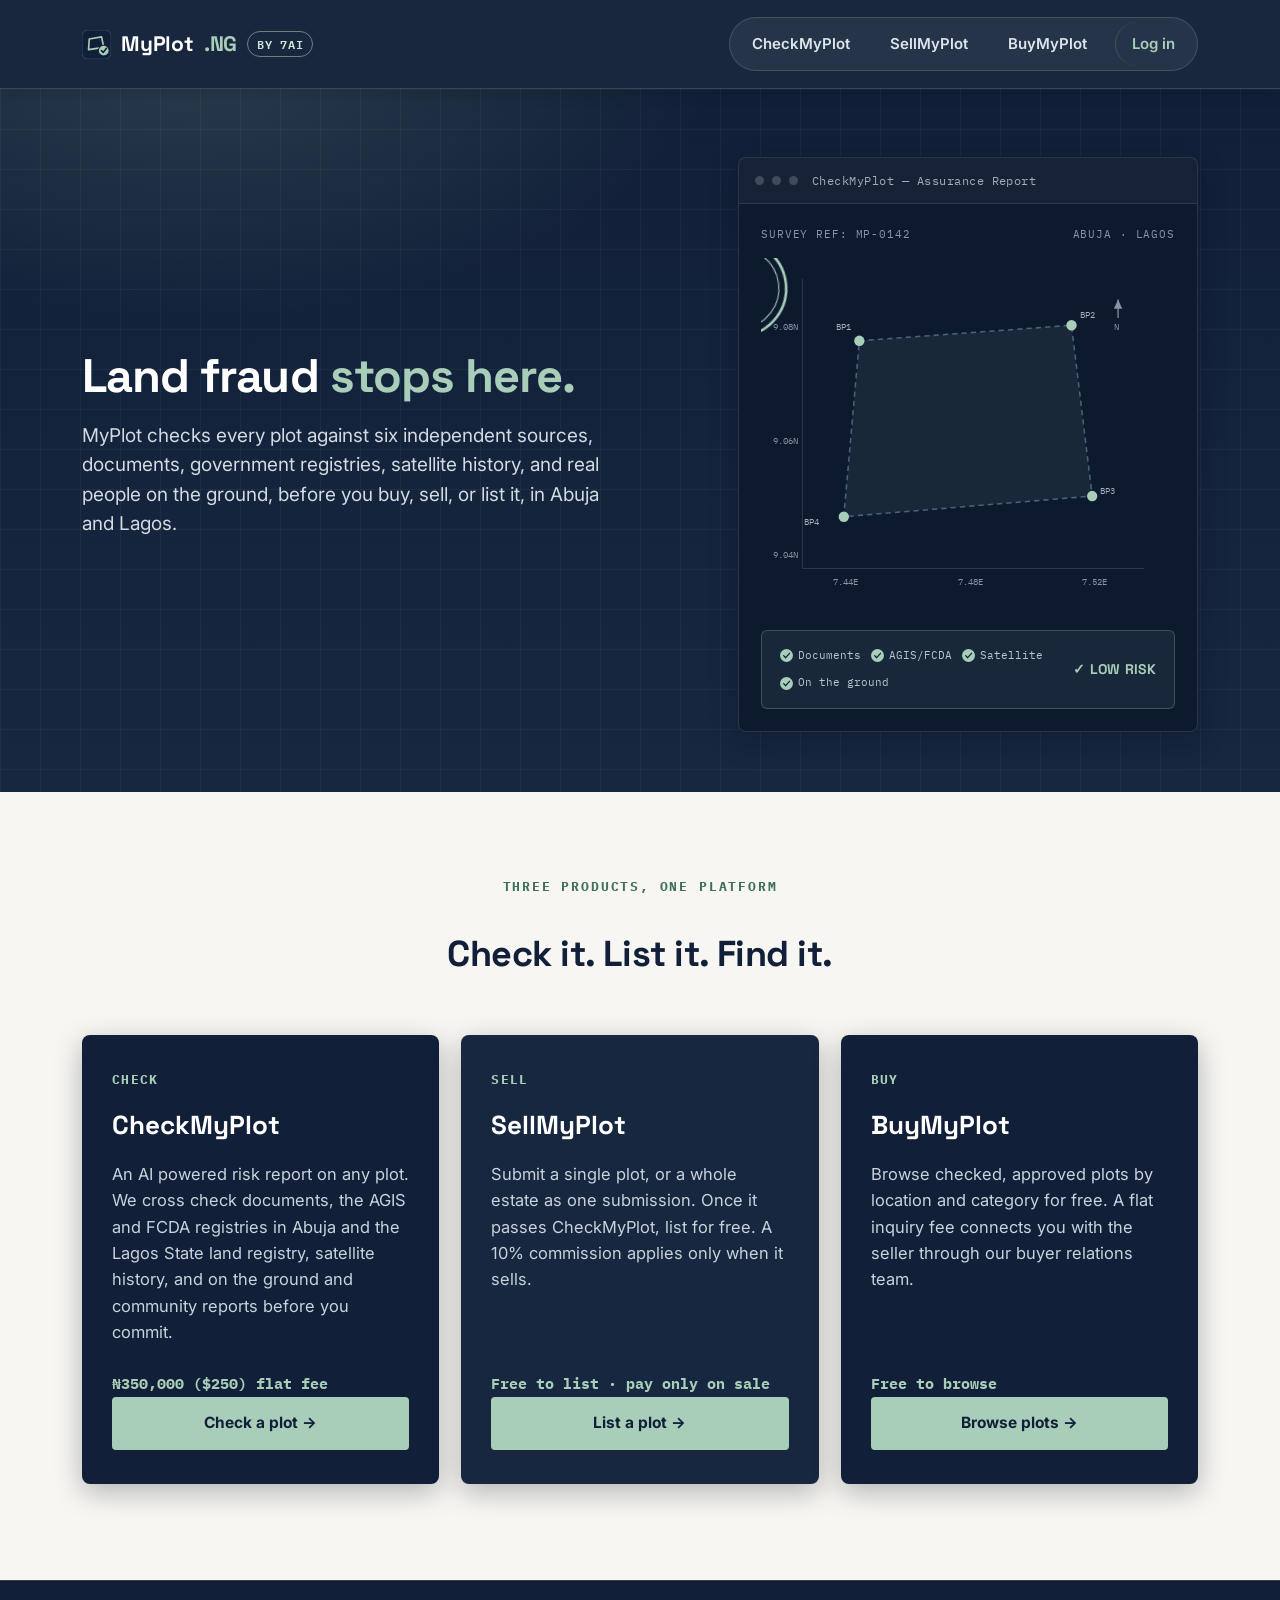
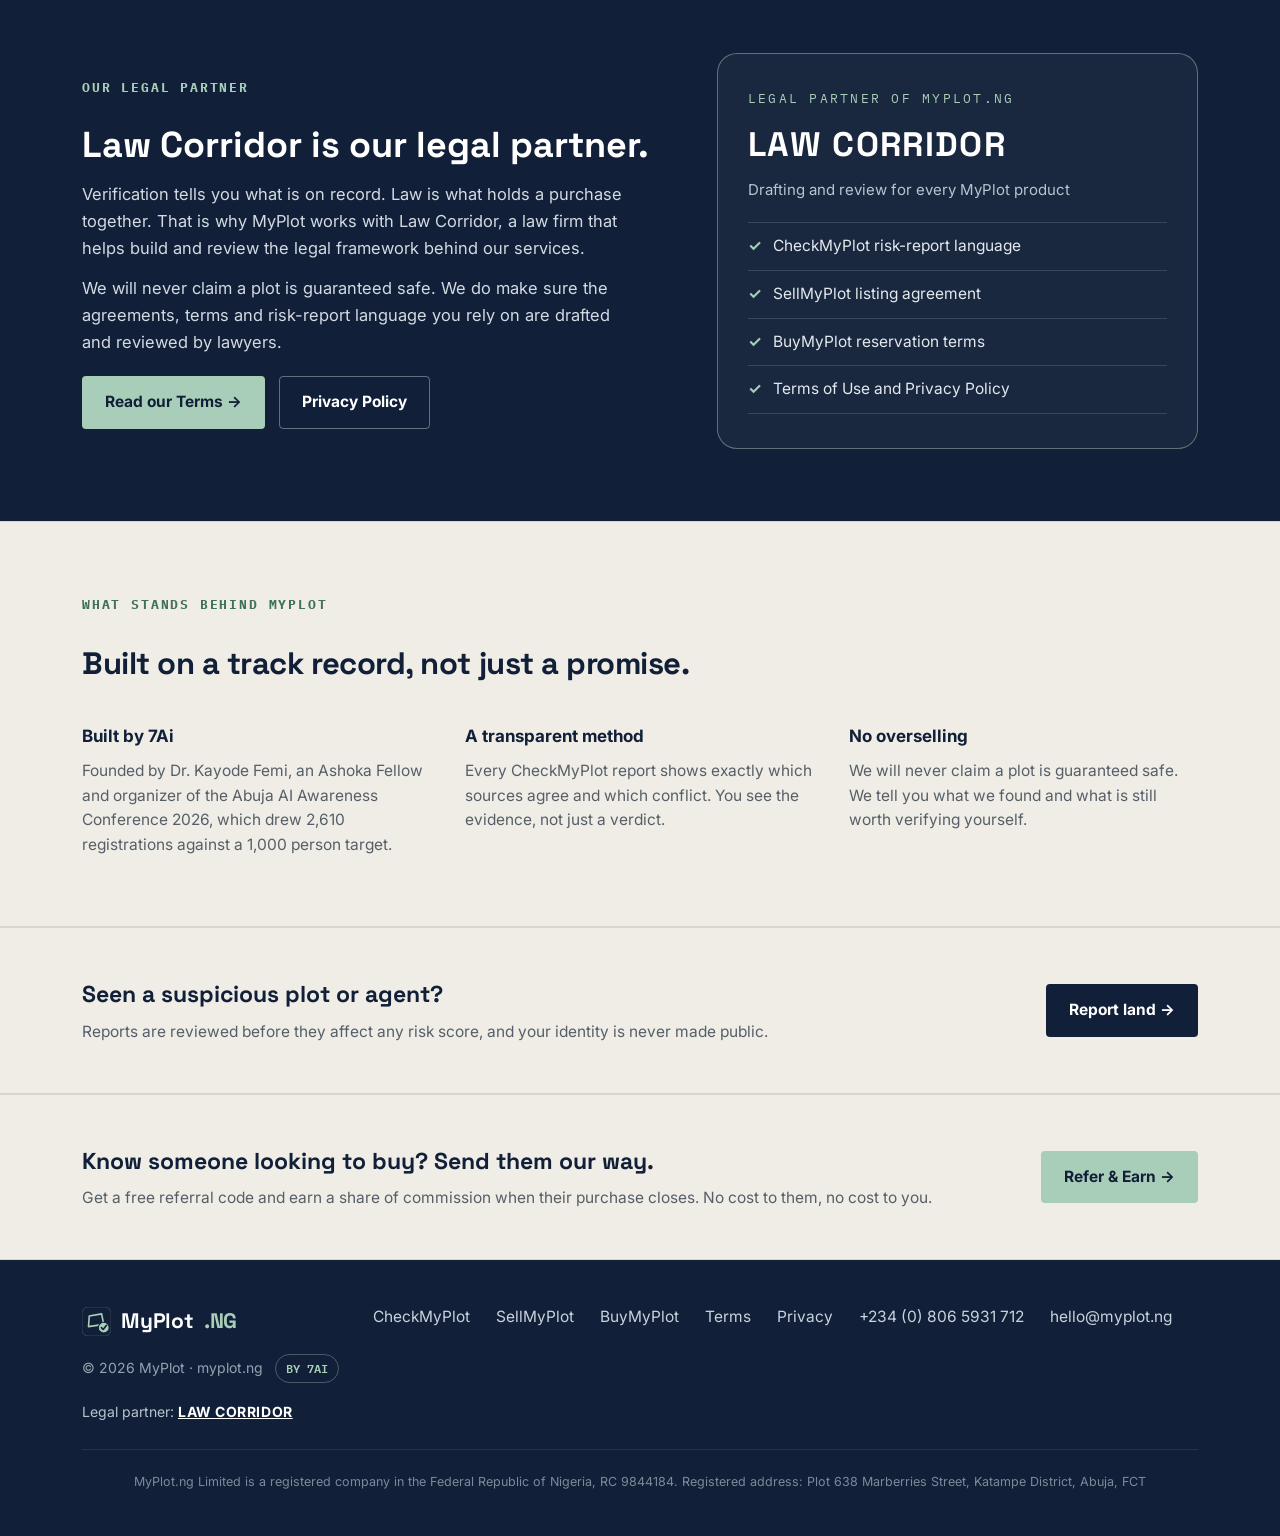
<file: index.html>
<!DOCTYPE html>
<html lang="en">
<head>
<meta charset="UTF-8">
<meta name="viewport" content="width=device-width, initial-scale=1.0">
<title>MyPlot by 7Ai — CheckMyPlot, SellMyPlot, BuyMyPlot</title>
<meta name="description" content="MyPlot has three products: CheckMyPlot for AI powered land risk reports, SellMyPlot to list a checked plot, and BuyMyPlot to browse verified land for sale in Abuja and Lagos.">
<link rel="icon" type="image/svg+xml" href="assets/logo/icon.svg">
<link rel="preconnect" href="https://fonts.googleapis.com">
<link rel="preconnect" href="https://fonts.gstatic.com" crossorigin>
<link href="https://fonts.googleapis.com/css2?family=Space+Grotesk:wght@500;600;700&family=Inter:wght@400;500;600;700&family=IBM+Plex+Mono:wght@400;500;600&display=swap" rel="stylesheet">
<link rel="stylesheet" href="css/style.css">
</head>
<body>

<header class="site">
  <div class="nav">
    <a href="index.html" class="brand">
      <svg class="brand-icon" viewBox="0 0 160 160" xmlns="http://www.w3.org/2000/svg" aria-hidden="true">
        <rect x="0" y="0" width="160" height="160" rx="34" fill="#112038" stroke="#A8CDB8" stroke-opacity="0.4" stroke-width="3"/>
        <polygon points="40,50 108,38 120,96 36,108" fill="none" stroke="#A8CDB8" stroke-width="9" stroke-linejoin="round" stroke-linecap="round"/>
        <circle cx="120" cy="114" r="30" fill="#A8CDB8" stroke="#112038" stroke-width="6"/>
        <path d="M107,114 L117,124 L135,101" fill="none" stroke="#112038" stroke-width="9" stroke-linecap="round" stroke-linejoin="round"/>
      </svg>
      MyPlot<span class="dot">.NG</span><span class="brand-tag">BY 7AI</span>
    </a>
    <nav class="product-tabs">
      <a href="check/index.html">CheckMyPlot</a>
      <a href="sell/index.html">SellMyPlot</a>
      <a href="buy/index.html">BuyMyPlot</a>
      <a href="login/index.html" class="nav-login">Log in</a>
    </nav>
  </div>
</header>

<section class="hero">
  <div class="wrap hero-inner">
    <div class="hero-grid">
      <div>
        <h1>Land fraud <span class="accent">stops here.</span></h1>
        <p class="lede">MyPlot checks every plot against six independent sources, documents, government registries, satellite history, and real people on the ground, before you buy, sell, or list it, in Abuja and Lagos.</p>
      </div>
      <div class="plot-graphic">
        <div class="mock-titlebar">
          <span class="mock-dot"></span><span class="mock-dot"></span><span class="mock-dot"></span>
          <span class="mock-title">CheckMyPlot — Assurance Report</span>
        </div>
        <div class="mock-body">
        <div class="frame-label"><span>SURVEY REF: MP-0142</span><span>ABUJA · LAGOS</span></div>
        <div class="plot-svg-holder">
          <svg viewBox="0 0 400 340" fill="none" xmlns="http://www.w3.org/2000/svg" role="img" aria-label="Illustrated survey plan of a plot with beacon markers at each corner and a risk verdict stamp">
            <g stroke="#2A3A52" stroke-width="1">
              <line x1="40" y1="20" x2="40" y2="300"/>
              <line x1="40" y1="300" x2="370" y2="300"/>
            </g>
            <g fill="#8695A6" font-family="IBM Plex Mono" font-size="9">
              <text x="12" y="70">9.08N</text>
              <text x="12" y="180">9.06N</text>
              <text x="12" y="290">9.04N</text>
              <text x="70" y="316">7.44E</text>
              <text x="190" y="316">7.48E</text>
              <text x="310" y="316">7.52E</text>
            </g>
            <polygon points="95,80 300,65 320,230 80,250" fill="rgba(168,205,184,0.08)" stroke="#4C5F7C" stroke-width="1.5" stroke-dasharray="5 4"/>
            <g class="beacon b1">
              <circle cx="95" cy="80" r="5" fill="#A8CDB8"/>
              <text x="72" y="70" fill="#9FADBD" font-family="IBM Plex Mono" font-size="9">BP1</text>
            </g>
            <g class="beacon b2">
              <circle cx="300" cy="65" r="5" fill="#A8CDB8"/>
              <text x="308" y="58" fill="#9FADBD" font-family="IBM Plex Mono" font-size="9">BP2</text>
            </g>
            <g class="beacon b3">
              <circle cx="320" cy="230" r="5" fill="#A8CDB8"/>
              <text x="328" y="228" fill="#9FADBD" font-family="IBM Plex Mono" font-size="9">BP3</text>
            </g>
            <g class="beacon b4">
              <circle cx="80" cy="250" r="5" fill="#A8CDB8"/>
              <text x="42" y="258" fill="#9FADBD" font-family="IBM Plex Mono" font-size="9">BP4</text>
            </g>
            <g transform="translate(345,40)">
              <line x1="0" y1="18" x2="0" y2="0" stroke="#8695A6" stroke-width="1.2"/>
              <polygon points="0,0 -4,9 4,9" fill="#8695A6"/>
              <text x="-4" y="30" fill="#8695A6" font-family="IBM Plex Mono" font-size="9">N</text>
            </g>
            <g class="stamp" transform="translate(195,155)">
              <circle cx="0" cy="0" r="46" fill="none" stroke="#A8CDB8" stroke-width="2.5"/>
              <circle cx="0" cy="0" r="39" fill="none" stroke="#A8CDB8" stroke-width="1"/>
              <text x="0" y="-6" fill="#A8CDB8" font-family="Space Grotesk" font-weight="700" font-size="13" text-anchor="middle">LOW</text>
              <text x="0" y="10" fill="#A8CDB8" font-family="Space Grotesk" font-weight="700" font-size="13" text-anchor="middle">RISK</text>
            </g>
          </svg>
        </div>
        </div>
        <div class="mock-results">
          <div class="mock-checks">
            <span class="mock-check"><svg viewBox="0 0 16 16"><circle cx="8" cy="8" r="8" fill="#A8CDB8"/><path d="M4.5,8.2 L7,10.7 L11.7,5.3" stroke="#112038" stroke-width="1.6" fill="none" stroke-linecap="round" stroke-linejoin="round"/></svg>Documents</span>
            <span class="mock-check"><svg viewBox="0 0 16 16"><circle cx="8" cy="8" r="8" fill="#A8CDB8"/><path d="M4.5,8.2 L7,10.7 L11.7,5.3" stroke="#112038" stroke-width="1.6" fill="none" stroke-linecap="round" stroke-linejoin="round"/></svg>AGIS/FCDA</span>
            <span class="mock-check"><svg viewBox="0 0 16 16"><circle cx="8" cy="8" r="8" fill="#A8CDB8"/><path d="M4.5,8.2 L7,10.7 L11.7,5.3" stroke="#112038" stroke-width="1.6" fill="none" stroke-linecap="round" stroke-linejoin="round"/></svg>Satellite</span>
            <span class="mock-check"><svg viewBox="0 0 16 16"><circle cx="8" cy="8" r="8" fill="#A8CDB8"/><path d="M4.5,8.2 L7,10.7 L11.7,5.3" stroke="#112038" stroke-width="1.6" fill="none" stroke-linecap="round" stroke-linejoin="round"/></svg>On the ground</span>
          </div>
          <span class="mock-verdict">✓ LOW RISK</span>
        </div>
      </div>
    </div>
  </div>
</section>

<section class="products">
  <div class="wrap">
    <div class="products-head">
      <span class="eyebrow">THREE PRODUCTS, ONE PLATFORM</span>
      <h2>Check it. List it. Find it.</h2>
    </div>
    <div class="product-row">
      <a href="check/index.html" class="product-card">
        <span class="product-step">CHECK</span>
        <h3>CheckMyPlot</h3>
        <p>An AI powered risk report on any plot. We cross check documents, the AGIS and FCDA registries in Abuja and the Lagos State land registry, satellite history, and on the ground and community reports before you commit.</p>
        <div class="product-price">₦350,000 ($250) flat fee</div>
        <span class="btn btn-primary">Check a plot →</span>
      </a>
      <a href="sell/index.html" class="product-card mid">
        <span class="product-step">SELL</span>
        <h3>SellMyPlot</h3>
        <p>Submit a single plot, or a whole estate as one submission. Once it passes CheckMyPlot, list for free. A 10% commission applies only when it sells.</p>
        <div class="product-price">Free to list · pay only on sale</div>
        <span class="btn btn-primary">List a plot →</span>
      </a>
      <a href="buy/index.html" class="product-card">
        <span class="product-step">BUY</span>
        <h3>BuyMyPlot</h3>
        <p>Browse checked, approved plots by location and category for free. A flat inquiry fee connects you with the seller through our buyer relations team.</p>
        <div class="product-price">Free to browse</div>
        <span class="btn btn-primary">Browse plots →</span>
      </a>
    </div>
  </div>
</section>

<section class="legal-partner" id="legal-partner">
  <div class="wrap lp-grid">
    <div class="lp-copy">
      <span class="eyebrow">OUR LEGAL PARTNER</span>
      <h2>Law Corridor is our legal partner.</h2>
      <p>Verification tells you what is on record. Law is what holds a purchase together. That is why MyPlot works with Law Corridor, a law firm that helps build and review the legal framework behind our services.</p>
      <p>We will never claim a plot is guaranteed safe. We do make sure the agreements, terms and risk-report language you rely on are drafted and reviewed by lawyers.</p>
      <div class="lp-links">
        <a href="terms/index.html" class="btn btn-primary">Read our Terms →</a>
        <a href="privacy/index.html" class="btn btn-ghost">Privacy Policy</a>
      </div>
    </div>
    <div class="lp-badge">
      <div class="lp-label">LEGAL PARTNER OF MYPLOT.NG</div>
      <div class="lp-name">Law Corridor</div>
      <div class="lp-sub">Drafting and review for every MyPlot product</div>
      <ul>
        <li>CheckMyPlot risk-report language</li>
        <li>SellMyPlot listing agreement</li>
        <li>BuyMyPlot reservation terms</li>
        <li>Terms of Use and Privacy Policy</li>
      </ul>
    </div>
  </div>
</section>

<section class="trust">
  <div class="wrap">
    <div class="trust-head">
      <span class="eyebrow">WHAT STANDS BEHIND MYPLOT</span>
      <h2>Built on a track record, not just a promise.</h2>
    </div>
    <div class="trust-row">
      <div class="trust-item">
        <h4>Built by 7Ai</h4>
        <p>Founded by Dr. Kayode Femi, an Ashoka Fellow and organizer of the Abuja AI Awareness Conference 2026, which drew 2,610 registrations against a 1,000 person target.</p>
      </div>
      <div class="trust-item">
        <h4>A transparent method</h4>
        <p>Every CheckMyPlot report shows exactly which sources agree and which conflict. You see the evidence, not just a verdict.</p>
      </div>
      <div class="trust-item">
        <h4>No overselling</h4>
        <p>We will never claim a plot is guaranteed safe. We tell you what we found and what is still worth verifying yourself.</p>
      </div>
    </div>
  </div>
</section>

<section class="report-cta">
  <div class="wrap">
    <div>
      <h2>Seen a suspicious plot or agent?</h2>
      <p>Reports are reviewed before they affect any risk score, and your identity is never made public.</p>
    </div>
    <a href="report/index.html" class="btn btn-dark">Report land →</a>
  </div>
</section>

<section class="report-cta" style="background:var(--paper-2);">
  <div class="wrap">
    <div>
      <h2>Know someone looking to buy? Send them our way.</h2>
      <p>Get a free referral code and earn a share of commission when their purchase closes. No cost to them, no cost to you.</p>
    </div>
    <a href="refer/index.html" class="btn btn-primary">Refer & Earn →</a>
  </div>
</section>

<footer>
  <div class="wrap">
    <div class="footer-row">
      <a href="index.html" class="brand">
        <svg class="brand-icon" viewBox="0 0 160 160" xmlns="http://www.w3.org/2000/svg" aria-hidden="true">
          <rect x="0" y="0" width="160" height="160" rx="34" fill="#112038" stroke="#A8CDB8" stroke-opacity="0.4" stroke-width="3"/>
          <polygon points="40,50 108,38 120,96 36,108" fill="none" stroke="#A8CDB8" stroke-width="9" stroke-linejoin="round" stroke-linecap="round"/>
          <circle cx="120" cy="114" r="30" fill="#A8CDB8" stroke="#112038" stroke-width="6"/>
          <path d="M107,114 L117,124 L135,101" fill="none" stroke="#112038" stroke-width="9" stroke-linecap="round" stroke-linejoin="round"/>
        </svg>
        MyPlot<span class="dot">.NG</span>
      </a>
      <div class="footer-links">
        <a href="check/index.html">CheckMyPlot</a>
        <a href="sell/index.html">SellMyPlot</a>
        <a href="buy/index.html">BuyMyPlot</a>
        <a href="terms/index.html">Terms</a>
        <a href="privacy/index.html">Privacy</a>
        <a href="tel:+2348065931712">+234 (0) 806 5931 712</a>
        <a href="mailto:hello@myplot.ng">hello@myplot.ng</a>
      </div>
      <div class="footer-meta">
        <span>© 2026 MyPlot · myplot.ng</span>
        <span class="tag7ai">BY 7AI</span>
      </div>
    </div>
    <div class="footer-partner">Legal partner: <b><a href="index.html#legal-partner" style="color:inherit">LAW CORRIDOR</a></b></div>
    <div class="footer-legal">MyPlot.ng Limited is a registered company in the Federal Republic of Nigeria, RC 9844184. Registered address: Plot 638 Marberries Street, Katampe District, Abuja, FCT</div>
  </div>
</footer>

<script src="js/main.js"></script>
</body>
</html>
</file>
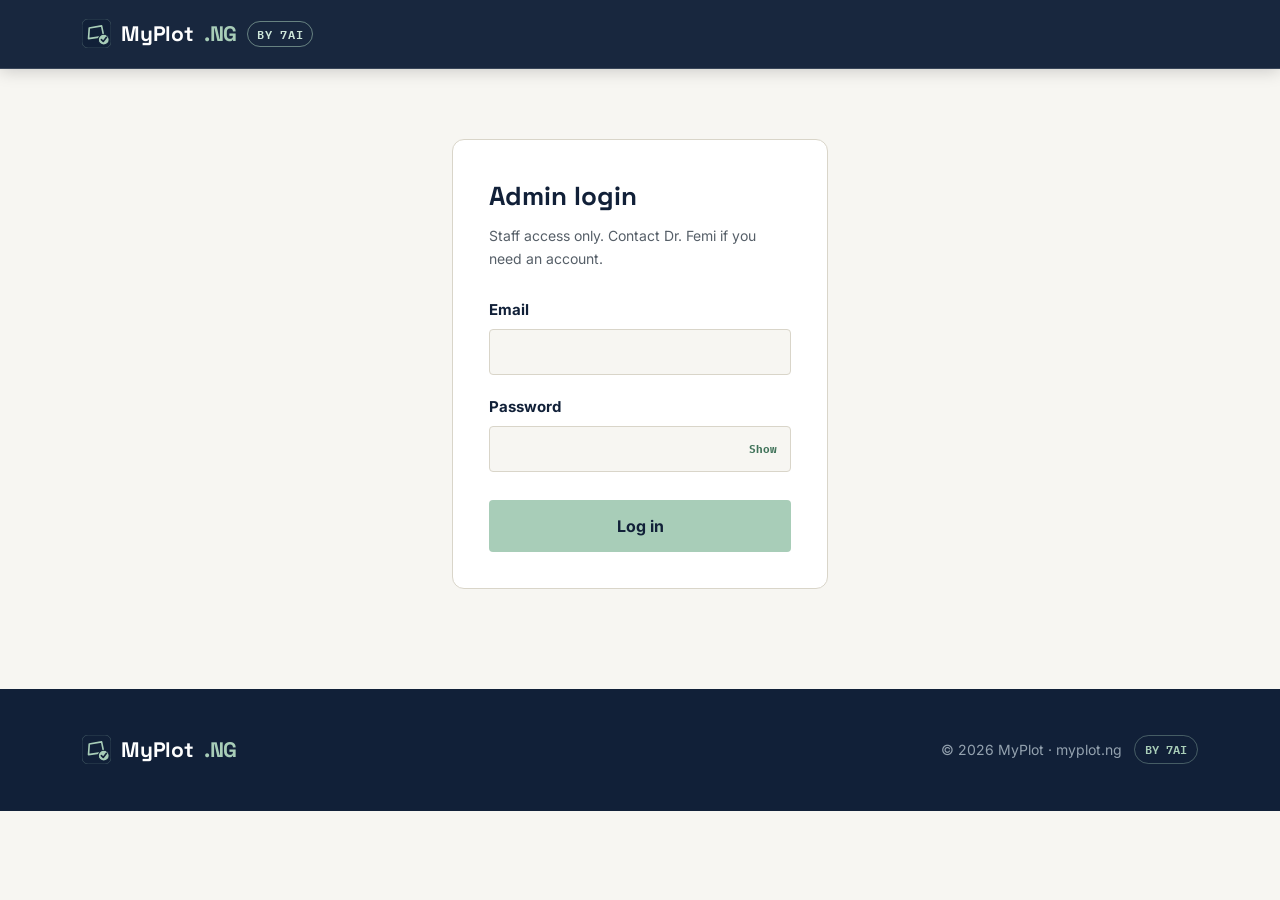
<file: admin/index.html>
<!DOCTYPE html>
<html lang="en">
<head>
<meta charset="UTF-8">
<meta name="viewport" content="width=device-width, initial-scale=1.0">
<title>Admin — MyPlot by 7Ai</title>
<meta name="robots" content="noindex, nofollow">
<link rel="icon" type="image/svg+xml" href="../assets/logo/icon.svg">
<link rel="preconnect" href="https://fonts.googleapis.com">
<link rel="preconnect" href="https://fonts.gstatic.com" crossorigin>
<link href="https://fonts.googleapis.com/css2?family=Space+Grotesk:wght@500;600;700&family=Inter:wght@400;500;600;700&family=IBM+Plex+Mono:wght@400;500;600&display=swap" rel="stylesheet">
<link rel="stylesheet" href="../css/style.css">
<style>
  .login-wrap{ max-width:440px; margin:0 auto; padding:70px 32px 100px; }
  .login-card{ background:#fff; border:1px solid var(--line); border-radius:12px; padding:36px; }
  .login-card h1{ font-family:var(--display); font-size:26px; color:var(--ink); margin-bottom:8px; }
  .login-card p.sub{ font-size:14px; color:var(--ink-faint); margin-bottom:28px; }
  .field input[type="password"]{ width:100%; }

  .admin-wrap{ max-width:1200px; margin:0 auto; padding:40px 32px 100px; }
  .admin-head{ display:flex; align-items:center; justify-content:space-between; margin-bottom:8px; flex-wrap:wrap; gap:16px; }
  .admin-head h1{ font-family:var(--display); font-size:26px; color:var(--ink); }
  .logout-link{ font-family:var(--mono); font-size:12.5px; color:var(--ink-faint); text-decoration:underline; cursor:pointer; background:none; border:none; }

  .tab-row{ display:flex; margin:28px 0 24px; border-bottom:1px solid var(--line); }
  .tab-btn{ font-family:var(--mono); font-size:12.5px; font-weight:700; color:var(--ink-faint); background:none; border:none; padding:10px 18px 12px; cursor:pointer; border-bottom:2px solid transparent; }
  .tab-btn.active{ color:var(--navy); border-bottom-color:var(--teal-dim); }
  .tab-badge{
    display:inline-block; min-width:18px; padding:1px 6px; margin-left:4px;
    background:#D2574A; color:#fff; border-radius:20px; font-size:10.5px; font-weight:700;
    line-height:16px; text-align:center; vertical-align:middle;
  }
  .tab-badge:empty{ display:none; }
  .tab-panel{ display:none; }
  .tab-panel.active{ display:block; }

  .rec-card{ background:#fff; border:1px solid var(--line); border-radius:10px; padding:18px 20px; margin-bottom:14px; }
  .rec-top{ display:flex; justify-content:space-between; align-items:flex-start; flex-wrap:wrap; gap:10px; margin-bottom:10px; }
  .rec-name{ font-size:15px; font-weight:700; color:var(--ink); }
  .rec-meta{ font-family:var(--mono); font-size:11px; color:var(--ink-faint); margin-top:2px; }
  .rec-field{ font-size:13px; color:var(--ink-soft, #333E48); margin-bottom:4px; }
  .rec-field b{ color:var(--ink-faint); font-weight:600; }
  .status-select{ font-family:var(--mono); font-size:11.5px; font-weight:700; padding:6px 10px; border-radius:6px; border:1.5px solid var(--line); background:#fff; text-transform:uppercase; }
  .sale-toggle{ font-family:var(--mono); font-size:11.5px; font-weight:700; color:var(--teal-dim); background:none; border:none; cursor:pointer; text-decoration:underline; margin-top:8px; }
  .sale-form, .escrow-form, .new-escrow-form{ display:none; margin-top:14px; padding-top:14px; border-top:1px solid var(--line); }
  .sale-form.open, .escrow-form.open, .new-escrow-form.open{ display:block; }
  .sale-form .field, .escrow-form .field, .new-escrow-form .field{ margin-bottom:14px; }
  .sale-form label, .escrow-form label, .new-escrow-form label{ display:block; font-size:12.5px; font-weight:700; color:var(--ink); margin-bottom:5px; }
  .sale-form input, .sale-form select, .escrow-form input, .escrow-form select, .new-escrow-form input, .new-escrow-form select{ width:100%; padding:9px 11px; border:1.5px solid var(--line); border-radius:5px; font-size:13.5px; }
  .save-btn{ font-family:var(--mono); font-size:12px; font-weight:700; color:#fff; background:var(--navy); border:none; padding:9px 16px; border-radius:6px; cursor:pointer; }
  .empty-note{ padding:24px; text-align:center; color:var(--ink-faint); font-size:13.5px; }
  .save-note{ font-size:12px; color:var(--teal-dim); margin-left:10px; }
  .escrow-ref{ font-family:var(--mono); font-weight:700; color:var(--navy); background:#EEF3F0; border-radius:5px; padding:2px 8px; letter-spacing:0.5px; }
  .escrow-status-tag{ font-family:var(--mono); font-size:10.5px; font-weight:700; text-transform:uppercase; padding:3px 9px; border-radius:20px; letter-spacing:0.3px; }
  .escrow-status-awaiting_funds{ background:#F3E9C8; color:#7A5B10; }
  .escrow-status-funds_received{ background:#DCE9F5; color:#1E4E7A; }
  .escrow-status-held{ background:#E3E8EF; color:#26344A; }
  .escrow-status-released{ background:#DCEFE3; color:#1E6B44; }
  .escrow-status-refunded{ background:#EEE; color:#555; }
  .escrow-status-disputed{ background:#F5DCDC; color:#8A2020; }
  .escrow-account-box{ background:#F7F8F5; border:1px solid var(--line); border-radius:8px; padding:14px 16px; margin-bottom:20px; font-size:13px; }
  .escrow-account-box b{ color:var(--ink); }
  .new-escrow-toggle{ font-family:var(--mono); font-size:12.5px; font-weight:700; color:#fff; background:var(--navy); border:none; padding:10px 16px; border-radius:6px; cursor:pointer; margin-bottom:4px; }
</style>
</head>
<body>

<header class="site">
  <div class="nav">
    <a href="../index.html" class="brand">
      <svg class="brand-icon" viewBox="0 0 160 160" xmlns="http://www.w3.org/2000/svg" aria-hidden="true">
        <rect x="0" y="0" width="160" height="160" rx="34" fill="#112038" stroke="#A8CDB8" stroke-opacity="0.4" stroke-width="3"/>
        <polygon points="40,50 108,38 120,96 36,108" fill="none" stroke="#A8CDB8" stroke-width="9" stroke-linejoin="round" stroke-linecap="round"/>
        <circle cx="120" cy="114" r="30" fill="#A8CDB8" stroke="#112038" stroke-width="6"/>
        <path d="M107,114 L117,124 L135,101" fill="none" stroke="#112038" stroke-width="9" stroke-linecap="round" stroke-linejoin="round"/>
      </svg>
      MyPlot<span class="dot">.NG</span><span class="brand-tag">BY 7AI</span>
    </a>
  </div>
</header>

<!-- ---------- LOGIN ---------- -->
<div class="login-wrap" id="login-view">
  <div class="login-card">
    <h1>Admin login</h1>
    <p class="sub">Staff access only. Contact Dr. Femi if you need an account.</p>

    <form id="admin-login-form">
      <div class="field">
        <label for="admin-email">Email</label>
        <input type="email" id="admin-email" name="email" required>
      </div>
      <div class="field">
        <label for="admin-password">Password</label>
        <div class="password-field">
          <input type="password" id="admin-password" name="password" required>
          <button type="button" class="password-toggle" data-for="admin-password" aria-label="Show password">Show</button>
        </div>
      </div>
      <button type="submit" class="btn btn-primary form-submit" style="width:100%;">Log in</button>
      <div class="form-success" style="display:none;">Logged in...</div>
      <div class="form-error" style="display:none;">Incorrect email or password, or this account does not have admin access.</div>
    </form>
  </div>
</div>

<!-- ---------- ADMIN DASHBOARD ---------- -->
<div class="admin-wrap" id="admin-view" style="display:none;">
  <div class="admin-head">
    <h1 id="admin-welcome">Admin</h1>
    <button class="logout-link" id="admin-logout-btn">Log out</button>
  </div>

  <div class="tab-row">
    <button class="tab-btn active" data-tab="sell">Sell Submissions <span class="tab-badge" id="badge-sell"></span></button>
    <button class="tab-btn" data-tab="check">Check Requests <span class="tab-badge" id="badge-check"></span></button>
    <button class="tab-btn" data-tab="buy">Buy Inquiries <span class="tab-badge" id="badge-buy"></span></button>
    <button class="tab-btn" data-tab="fraud">Fraud Reports <span class="tab-badge" id="badge-fraud"></span></button>
    <button class="tab-btn" data-tab="referrers">Referrers <span class="tab-badge" id="badge-referrers"></span></button>
    <button class="tab-btn" data-tab="escrow">Escrow <span class="tab-badge" id="badge-escrow"></span></button>
  </div>

  <div class="tab-panel active" id="panel-sell"><div class="empty-note">Loading...</div></div>
  <div class="tab-panel" id="panel-check"><div class="empty-note">Loading...</div></div>
  <div class="tab-panel" id="panel-buy"><div class="empty-note">Loading...</div></div>
  <div class="tab-panel" id="panel-fraud"><div class="empty-note">Loading...</div></div>
  <div class="tab-panel" id="panel-referrers"><div class="empty-note">Loading...</div></div>
  <div class="tab-panel" id="panel-escrow"><div class="empty-note">Loading...</div></div>
</div>

<footer>
  <div class="wrap">
    <div class="footer-row">
      <a href="../index.html" class="brand">
        <svg class="brand-icon" viewBox="0 0 160 160" xmlns="http://www.w3.org/2000/svg" aria-hidden="true">
          <rect x="0" y="0" width="160" height="160" rx="34" fill="#112038" stroke="#A8CDB8" stroke-opacity="0.4" stroke-width="3"/>
          <polygon points="40,50 108,38 120,96 36,108" fill="none" stroke="#A8CDB8" stroke-width="9" stroke-linejoin="round" stroke-linecap="round"/>
          <circle cx="120" cy="114" r="30" fill="#A8CDB8" stroke="#112038" stroke-width="6"/>
          <path d="M107,114 L117,124 L135,101" fill="none" stroke="#112038" stroke-width="9" stroke-linecap="round" stroke-linejoin="round"/>
        </svg>
        MyPlot<span class="dot">.NG</span>
      </a>
      <div class="footer-meta">
        <span>© 2026 MyPlot · myplot.ng</span>
        <span class="tag7ai">BY 7AI</span>
      </div>
    </div>
  </div>
</footer>

<script src="../js/main.js"></script>
<script>
(function () {
  var loginView = document.getElementById("login-view");
  var adminView = document.getElementById("admin-view");

  function formatNaira(n) {
    return "\u20A6" + Number(n || 0).toLocaleString("en-NG");
  }
  function formatDate(iso) {
    return new Date(iso).toLocaleDateString("en-GB", { day: "numeric", month: "short", year: "numeric" });
  }

  // ---- Auth gate: must be logged in AND present in the admins table ----
  function checkAdminAccess() {
    var session = window.MyPlotAuth.getSession();
    if (!session) return Promise.resolve(false);
    return window.MyPlotAuth.authedFetch("/rest/v1/admins?select=name", { method: "GET" })
      .then(function (rows) {
        if (rows && rows.length > 0) {
          document.getElementById("admin-welcome").textContent = "Welcome, " + rows[0].name.split(" ")[0];
          return true;
        }
        return false;
      })
      .catch(function () { return false; });
  }

  function showAdmin() {
    loginView.style.display = "none";
    adminView.style.display = "block";
    loadAllTabs();
  }
  function showLogin() {
    loginView.style.display = "block";
    adminView.style.display = "none";
  }

  checkAdminAccess().then(function (isAdmin) {
    if (isAdmin) showAdmin();
    else showLogin();
  });

  document.getElementById("admin-logout-btn").addEventListener("click", function () {
    window.MyPlotAuth.signOut();
    showLogin();
  });

  document.getElementById("admin-login-form").addEventListener("submit", function (e) {
    e.preventDefault();
    var form = e.target;
    var successEl = document.querySelector("#login-view .form-success");
    var errorEl = document.querySelector("#login-view .form-error");
    var submitBtn = form.querySelector(".form-submit");

    successEl.style.display = "none";
    errorEl.style.display = "none";
    submitBtn.disabled = true;
    submitBtn.textContent = "Logging in...";

    window.MyPlotAuth.signIn(form.email.value.trim(), form.password.value)
      .then(function () { return checkAdminAccess(); })
      .then(function (isAdmin) {
        if (!isAdmin) {
          window.MyPlotAuth.signOut();
          throw new Error("not an admin");
        }
        showMessage(successEl);
        showAdmin();
      })
      .catch(function () {
        showMessage(errorEl);
      })
      .finally(function () {
        submitBtn.disabled = false;
        submitBtn.textContent = "Log in";
      });
  });

  // ---- Tabs ----
  document.querySelectorAll(".tab-btn").forEach(function (btn) {
    btn.addEventListener("click", function () {
      document.querySelectorAll(".tab-btn").forEach(function (b) { b.classList.remove("active"); });
      document.querySelectorAll(".tab-panel").forEach(function (p) { p.classList.remove("active"); });
      btn.classList.add("active");
      document.getElementById("panel-" + btn.getAttribute("data-tab")).classList.add("active");
    });
  });

  function updateStatus(table, id, newStatus, noteEl) {
    window.MyPlotAuth.authedFetch("/rest/v1/" + table + "?id=eq." + id, {
      method: "PATCH",
      headers: { Prefer: "return=minimal" },
      body: JSON.stringify({ status: newStatus }),
    })
      .then(function () {
        if (noteEl) {
          noteEl.textContent = "Saved";
          setTimeout(function () { noteEl.textContent = ""; }, 1500);
        }
      })
      .catch(function () {
        if (noteEl) noteEl.textContent = "Failed to save";
      });
  }

  function loadAllTabs() {
    loadSell();
    loadCheck();
    loadBuy();
    loadFraud();
    loadReferrers();
    loadEscrow();
  }

  // ---- Sell Submissions (the one that records completed sales) ----
  var buyInquiriesCache = [];

  function setBadge(id, count) {
    var el = document.getElementById(id);
    if (el) el.textContent = count > 0 ? String(count) : "";
  }

  function loadSell() {
    Promise.all([
      window.MyPlotAuth.authedFetch("/rest/v1/sell_submissions?select=*&order=created_at.desc", { method: "GET" }),
      window.MyPlotAuth.authedFetch("/rest/v1/buy_inquiries?select=id,name,preferred_location&order=created_at.desc", { method: "GET" }),
    ]).then(function (results) {
      var rows = results[0] || [];
      buyInquiriesCache = results[1] || [];
      var panel = document.getElementById("panel-sell");

      setBadge("badge-sell", rows.filter(function (r) { return r.status === "new"; }).length);

      if (rows.length === 0) {
        panel.innerHTML = '<div class="empty-note">No listings yet.</div>';
        return;
      }

      panel.innerHTML = rows.map(function (r) {
        var inquiryOptions = buyInquiriesCache
          .map(function (inq) {
            var sel = r.buyer_inquiry_id === inq.id ? " selected" : "";
            return '<option value="' + inq.id + '"' + sel + '>' + inq.name + " — " + (inq.preferred_location || "") + "</option>";
          })
          .join("");

        return (
          '<div class="rec-card" data-id="' + r.id + '">' +
          '<div class="rec-top">' +
            '<div><div class="rec-name">' + r.name + '</div>' +
            '<div class="rec-meta">' + formatDate(r.created_at) + ' \u00B7 ' + r.listing_location + ' \u00B7 ' + r.property_type + ' / ' + r.listing_type + '</div></div>' +
            '<select class="status-select" data-table="sell_submissions" data-id="' + r.id + '">' +
              ['new','awaiting_check','listed','sold','rejected'].map(function (s) {
                return '<option value="' + s + '"' + (r.status === s ? ' selected' : '') + '>' + s + '</option>';
              }).join('') +
            '</select>' +
          '</div>' +
          '<div class="rec-field"><b>Phone:</b> ' + r.phone + ' &nbsp; <b>Email:</b> ' + r.email + '</div>' +
          (r.details ? '<div class="rec-field"><b>Notes:</b> ' + r.details + '</div>' : '') +
          (r.status === 'sold'
            ? '<div class="rec-field"><b>Sale price:</b> ' + formatNaira(r.sale_price) +
              ' &nbsp; <b>MyPlot commission:</b> ' + formatNaira(r.myplot_commission) +
              ' &nbsp; <b>Buyer legal/admin fee:</b> ' + formatNaira(r.buyer_legal_admin_fee) +
              ' &nbsp; <b>Referral commission:</b> ' + (r.referral_commission ? formatNaira(r.referral_commission) + (r.referral_paid ? ' (paid)' : ' (pending)') : 'none') +
              '</div>'
            : '') +
          '<button class="sale-toggle" data-id="' + r.id + '">Record / update sale details</button>' +
          '<div class="sale-form" id="sale-form-' + r.id + '">' +
            '<div class="field"><label>Which buyer inquiry led to this sale</label>' +
            '<select class="sale-inquiry">' + '<option value="">— none linked —</option>' + inquiryOptions + '</select></div>' +
            '<div class="field"><label>Sale price (\u20A6)</label><input type="number" class="sale-price" value="' + (r.sale_price || '') + '"></div>' +
            '<div class="field"><label>MyPlot commission (\u20A6, 10% of sale price, paid by seller)</label><input type="number" class="sale-myplot-commission" value="' + (r.myplot_commission || '') + '"></div>' +
            '<div class="field"><label>Buyer legal & administrative fee (\u20A6, 5% of sale price, paid by buyer)</label><input type="number" class="sale-buyer-fee" value="' + (r.buyer_legal_admin_fee || '') + '"></div>' +
            '<div class="field"><label>Referral commission (\u20A6, 1% of sale price, only if referred)</label><input type="number" class="sale-referral-commission" value="' + (r.referral_commission || '') + '"></div>' +
            '<div class="field"><label><input type="checkbox" class="sale-referral-paid" style="width:auto;display:inline-block;margin-right:6px;"' + (r.referral_paid ? ' checked' : '') + '> Referral commission has been paid</label></div>' +
            '<button class="save-btn save-sale" data-id="' + r.id + '">Save sale details</button>' +
            '<span class="save-note"></span>' +
          '</div>' +
          '</div>'
        );
      }).join('');

      // Auto-calculate commission fields from sale price
      panel.querySelectorAll('.sale-price').forEach(function (priceInput) {
        priceInput.addEventListener('input', function () {
          var card = priceInput.closest('.sale-form');
          var price = Number(priceInput.value || 0);
          card.querySelector('.sale-myplot-commission').value = price ? Math.round(price * 0.10) : '';
          card.querySelector('.sale-buyer-fee').value = price ? Math.round(price * 0.05) : '';
          var inquirySelected = card.querySelector('.sale-inquiry').value;
          card.querySelector('.sale-referral-commission').value = price && inquirySelected ? Math.round(price * 0.01) : '';
        });
      });

      panel.querySelectorAll('.sale-toggle').forEach(function (btn) {
        btn.addEventListener('click', function () {
          document.getElementById('sale-form-' + btn.getAttribute('data-id')).classList.toggle('open');
        });
      });

      panel.querySelectorAll('.save-sale').forEach(function (btn) {
        btn.addEventListener('click', function () {
          var id = btn.getAttribute('data-id');
          var form = document.getElementById('sale-form-' + id);
          var note = form.querySelector('.save-note');
          var inquiryId = form.querySelector('.sale-inquiry').value || null;
          var payload = {
            status: 'sold',
            buyer_inquiry_id: inquiryId,
            sale_price: Number(form.querySelector('.sale-price').value) || null,
            myplot_commission: Number(form.querySelector('.sale-myplot-commission').value) || null,
            buyer_legal_admin_fee: Number(form.querySelector('.sale-buyer-fee').value) || null,
            referral_commission: Number(form.querySelector('.sale-referral-commission').value) || null,
            referral_paid: form.querySelector('.sale-referral-paid').checked,
          };
          window.MyPlotAuth.authedFetch('/rest/v1/sell_submissions?id=eq.' + id, {
            method: 'PATCH',
            headers: { Prefer: 'return=minimal' },
            body: JSON.stringify(payload),
          }).then(function () {
            note.textContent = 'Saved';
            loadSell();
          }).catch(function () {
            note.textContent = 'Failed to save';
          });
        });
      });

      panel.querySelectorAll('.status-select').forEach(function (sel) {
        sel.addEventListener('change', function () {
          updateStatus('sell_submissions', sel.getAttribute('data-id'), sel.value, null);
        });
      });
    });
  }

  // ---- Simple status-only tables ----
  function loadSimpleTable(panelId, table, statusOptions, badgeId, renderFields) {
    window.MyPlotAuth.authedFetch("/rest/v1/" + table + "?select=*&order=created_at.desc", { method: "GET" })
      .then(function (rows) {
        var panel = document.getElementById(panelId);
        rows = rows || [];

        setBadge(badgeId, rows.filter(function (r) { return r.status === statusOptions[0]; }).length);

        if (rows.length === 0) {
          panel.innerHTML = '<div class="empty-note">Nothing here yet.</div>';
          return;
        }
        panel.innerHTML = rows.map(function (r) {
          return (
            '<div class="rec-card">' +
            '<div class="rec-top">' +
              '<div><div class="rec-name">' + (r.name || 'Referral') + '</div>' +
              '<div class="rec-meta">' + formatDate(r.created_at) + '</div></div>' +
              '<span></span>' +
              '<select class="status-select" data-table="' + table + '" data-id="' + r.id + '">' +
                statusOptions.map(function (s) {
                  return '<option value="' + s + '"' + (r.status === s ? ' selected' : '') + '>' + s + '</option>';
                }).join('') +
              '</select>' +
            '</div>' +
            renderFields(r) +
            '</div>'
          );
        }).join('');
        panel.querySelectorAll('.status-select').forEach(function (sel) {
          sel.addEventListener('change', function () {
            updateStatus(sel.getAttribute('data-table'), sel.getAttribute('data-id'), sel.value, null);
          });
        });
      });
  }

  function loadCheck() {
    loadSimpleTable('panel-check', 'check_requests', ['new', 'in_review', 'completed', 'cancelled'], 'badge-check', function (r) {
      return '<div class="rec-field"><b>Phone:</b> ' + r.phone + ' &nbsp; <b>Email:</b> ' + r.email + '</div>' +
        '<div class="rec-field"><b>Plot:</b> ' + r.plot_location + (r.plot_count ? ' (' + r.plot_count + ')' : '') + '</div>' +
        (r.addon_insight || r.addon_foresight ? '<div class="rec-field"><b>Add-ons:</b> ' + [r.addon_insight ? 'Insight' : '', r.addon_foresight ? 'Foresight' : ''].filter(Boolean).join(', ') + '</div>' : '') +
        (r.details ? '<div class="rec-field"><b>Notes:</b> ' + r.details + '</div>' : '');
    });
  }

  function loadBuy() {
    loadSimpleTable('panel-buy', 'buy_inquiries', ['new', 'contacted', 'closed'], 'badge-buy', function (r) {
      return '<div class="rec-field"><b>Phone:</b> ' + r.phone + ' &nbsp; <b>Email:</b> ' + r.email + '</div>' +
        (r.preferred_location ? '<div class="rec-field"><b>Preferred location:</b> ' + r.preferred_location + '</div>' : '') +
        (r.budget_range ? '<div class="rec-field"><b>Budget:</b> ' + r.budget_range + '</div>' : '') +
        (r.referral_code ? '<div class="rec-field"><b>Referral code used:</b> ' + r.referral_code + '</div>' : '') +
        (r.details ? '<div class="rec-field"><b>Notes:</b> ' + r.details + '</div>' : '');
    });
  }

  function loadFraud() {
    loadSimpleTable('panel-fraud', 'fraud_reports', ['new', 'investigating', 'resolved', 'dismissed'], 'badge-fraud', function (r) {
      return '<div class="rec-field"><b>Phone:</b> ' + r.phone + '</div>' +
        '<div class="rec-field"><b>Plot / area:</b> ' + r.plot_location + '</div>' +
        (r.agent_name ? '<div class="rec-field"><b>Agent named:</b> ' + r.agent_name + '</div>' : '') +
        '<div class="rec-field"><b>Type:</b> ' + r.report_type + '</div>' +
        '<div class="rec-field"><b>Details:</b> ' + r.details + '</div>';
    });
  }

  function loadReferrers() {
    loadSimpleTable('panel-referrers', 'referrers', ['pending', 'active', 'suspended'], 'badge-referrers', function (r) {
      return '<div class="rec-field"><b>Code:</b> ' + r.referral_code + ' &nbsp; <b>Phone:</b> ' + r.phone + ' &nbsp; <b>Email:</b> ' + r.email + '</div>' +
        (r.bank_account_name ? '<div class="rec-field"><b>Bank:</b> ' + r.bank_name + ' \u2014 ' + r.bank_account_name + ', ' + r.bank_account_number + '</div>' : '') +
        '<div class="rec-field"><b>Total earned:</b> ' + formatNaira(r.total_earned) + '</div>';
    });
  }

  // ---- Escrow tracking ----
  // Manual staff tracking layer, not a payment gateway. MyPlot's bank
  // account below is where buyers wire the purchase sum; staff confirm on
  // the bank statement and update status here. See supabase_schema/
  // myplot_schema.sql for the escrow_transactions table this reads/writes.
  var ESCROW_ACCOUNT = { name: 'MyPlot.NG', number: '9652683212', bank: 'Providus Bank' };
  var sellSubmissionsCache = [];

  var ESCROW_STATUSES = ['awaiting_funds', 'funds_received', 'held', 'released', 'refunded', 'disputed'];
  var ESCROW_STATUS_LABELS = {
    awaiting_funds: 'Awaiting funds', funds_received: 'Funds received', held: 'Held',
    released: 'Released', refunded: 'Refunded', disputed: 'Disputed'
  };

  function loadEscrow() {
    Promise.all([
      window.MyPlotAuth.authedFetch("/rest/v1/escrow_transactions?select=*&order=created_at.desc", { method: "GET" }),
      window.MyPlotAuth.authedFetch("/rest/v1/sell_submissions?select=id,name,listing_location&order=created_at.desc", { method: "GET" }),
    ]).then(function (results) {
      var rows = results[0] || [];
      sellSubmissionsCache = results[1] || [];
      var panel = document.getElementById("panel-escrow");

      setBadge("badge-escrow", rows.filter(function (r) { return r.status === "awaiting_funds" || r.status === "funds_received"; }).length);

      var listingOptions = '<option value="">\u2014 not linked to a listing \u2014</option>' + sellSubmissionsCache.map(function (s) {
        return '<option value="' + s.id + '">' + s.name + ' \u2014 ' + (s.listing_location || '') + '</option>';
      }).join('');

      var html =
        '<div class="escrow-account-box">' +
          '<b>MyPlot\u2019s receiving account</b> \u2014 give this to a buyer once a sale is agreed, along with the reference code generated when you start their escrow entry below.<br>' +
          'Account name: <b>' + ESCROW_ACCOUNT.name + '</b> &nbsp; Account number: <b>' + ESCROW_ACCOUNT.number + '</b> &nbsp; Bank: <b>' + ESCROW_ACCOUNT.bank + '</b>' +
        '</div>' +
        '<button class="new-escrow-toggle" id="new-escrow-toggle">+ Start new escrow transaction</button>' +
        '<div class="new-escrow-form" id="new-escrow-form">' +
          '<div class="field"><label>Buyer name</label><input type="text" id="ne-buyer-name"></div>' +
          '<div class="field"><label>Buyer phone</label><input type="text" id="ne-buyer-phone"></div>' +
          '<div class="field"><label>Linked listing (seller)</label><select id="ne-listing">' + listingOptions + '</select></div>' +
          '<div class="field"><label>Amount expected (\u20a6, full purchase sum)</label><input type="number" id="ne-amount"></div>' +
          '<button class="save-btn" id="ne-create">Create & generate reference code</button>' +
          '<span class="save-note" id="ne-note"></span>' +
        '</div>';

      if (rows.length === 0) {
        panel.innerHTML = html + '<div class="empty-note">No escrow transactions yet.</div>';
      } else {
        html += rows.map(function (r) {
          var listing = sellSubmissionsCache.filter(function (s) { return s.id === r.sell_submission_id; })[0];
          return (
            '<div class="rec-card" data-id="' + r.id + '">' +
            '<div class="rec-top">' +
              '<div><div class="rec-name"><span class="escrow-ref">' + r.reference_code + '</span></div>' +
              '<div class="rec-meta">' + formatDate(r.created_at) + (listing ? ' \u00b7 ' + listing.name + ' \u2014 ' + (listing.listing_location || '') : '') + '</div></div>' +
              '<span class="escrow-status-tag escrow-status-' + r.status + '">' + ESCROW_STATUS_LABELS[r.status] + '</span>' +
            '</div>' +
            '<div class="rec-field"><b>Buyer:</b> ' + r.buyer_name + ' &nbsp; <b>Phone:</b> ' + r.buyer_phone + '</div>' +
            '<div class="rec-field"><b>Expected:</b> ' + formatNaira(r.amount_expected) +
              (r.amount_received ? ' &nbsp; <b>Received:</b> ' + formatNaira(r.amount_received) + (r.date_received ? ' on ' + formatDate(r.date_received) : '') : '') + '</div>' +
            (r.status === 'released' ? '<div class="rec-field"><b>Released to seller:</b> ' + formatNaira(r.release_amount_seller) + (r.release_date ? ' on ' + formatDate(r.release_date) : '') + (r.released_by ? ' by ' + r.released_by : '') + '</div>' : '') +
            (r.notes ? '<div class="rec-field"><b>Notes:</b> ' + r.notes + '</div>' : '') +
            '<button class="sale-toggle escrow-toggle" data-id="' + r.id + '">Update escrow status</button>' +
            '<div class="escrow-form" id="escrow-form-' + r.id + '">' +
              '<div class="field"><label>Status</label><select class="esc-status">' +
                ESCROW_STATUSES.map(function (s) { return '<option value="' + s + '"' + (r.status === s ? ' selected' : '') + '>' + ESCROW_STATUS_LABELS[s] + '</option>'; }).join('') +
              '</select></div>' +
              '<div class="field"><label>Amount received (\u20a6, confirmed on bank statement)</label><input type="number" class="esc-received" value="' + (r.amount_received || '') + '"></div>' +
              '<div class="field"><label>Date received</label><input type="date" class="esc-date-received" value="' + (r.date_received || '') + '"></div>' +
              '<div class="field"><label>Amount to release to seller (\u20a6, after MyPlot\u2019s fees)</label><input type="number" class="esc-release-amount" value="' + (r.release_amount_seller || '') + '"></div>' +
              '<div class="field"><label>Release date</label><input type="date" class="esc-release-date" value="' + (r.release_date || '') + '"></div>' +
              '<div class="field"><label>Released by (staff name)</label><input type="text" class="esc-released-by" value="' + (r.released_by || '') + '"></div>' +
              '<div class="field"><label>Notes</label><input type="text" class="esc-notes" value="' + (r.notes || '') + '"></div>' +
              '<button class="save-btn save-escrow" data-id="' + r.id + '">Save</button>' +
              '<span class="save-note"></span>' +
            '</div>' +
            '</div>'
          );
        }).join('');
        panel.innerHTML = html;
      }

      document.getElementById('new-escrow-toggle').addEventListener('click', function () {
        document.getElementById('new-escrow-form').classList.toggle('open');
      });

      document.getElementById('ne-create').addEventListener('click', function () {
        var note = document.getElementById('ne-note');
        var buyerName = document.getElementById('ne-buyer-name').value.trim();
        var buyerPhone = document.getElementById('ne-buyer-phone').value.trim();
        var amount = Number(document.getElementById('ne-amount').value) || 0;
        if (!buyerName || !buyerPhone || !amount) {
          note.textContent = 'Buyer name, phone and amount are required';
          return;
        }
        window.MyPlotAuth.authedFetch('/rest/v1/escrow_transactions', {
          method: 'POST',
          headers: { Prefer: 'return=representation' },
          body: JSON.stringify({
            buyer_name: buyerName,
            buyer_phone: buyerPhone,
            sell_submission_id: document.getElementById('ne-listing').value || null,
            amount_expected: amount,
          }),
        }).then(function (created) {
          var ref = created && created[0] ? created[0].reference_code : '';
          note.textContent = ref ? ('Created \u2014 reference ' + ref) : 'Created';
          loadEscrow();
        }).catch(function () {
          note.textContent = 'Failed to create';
        });
      });

      panel.querySelectorAll('.escrow-toggle').forEach(function (btn) {
        btn.addEventListener('click', function () {
          document.getElementById('escrow-form-' + btn.getAttribute('data-id')).classList.toggle('open');
        });
      });

      panel.querySelectorAll('.save-escrow').forEach(function (btn) {
        btn.addEventListener('click', function () {
          var id = btn.getAttribute('data-id');
          var form = document.getElementById('escrow-form-' + id);
          var note = form.querySelector('.save-note');
          var payload = {
            status: form.querySelector('.esc-status').value,
            amount_received: Number(form.querySelector('.esc-received').value) || null,
            date_received: form.querySelector('.esc-date-received').value || null,
            release_amount_seller: Number(form.querySelector('.esc-release-amount').value) || null,
            release_date: form.querySelector('.esc-release-date').value || null,
            released_by: form.querySelector('.esc-released-by').value || null,
            notes: form.querySelector('.esc-notes').value || null,
          };
          window.MyPlotAuth.authedFetch('/rest/v1/escrow_transactions?id=eq.' + id, {
            method: 'PATCH',
            headers: { Prefer: 'return=minimal' },
            body: JSON.stringify(payload),
          }).then(function () {
            note.textContent = 'Saved';
            loadEscrow();
          }).catch(function () {
            note.textContent = 'Failed to save';
          });
        });
      });
    });
  }
})();
</script>
</body>
</html>
</file>
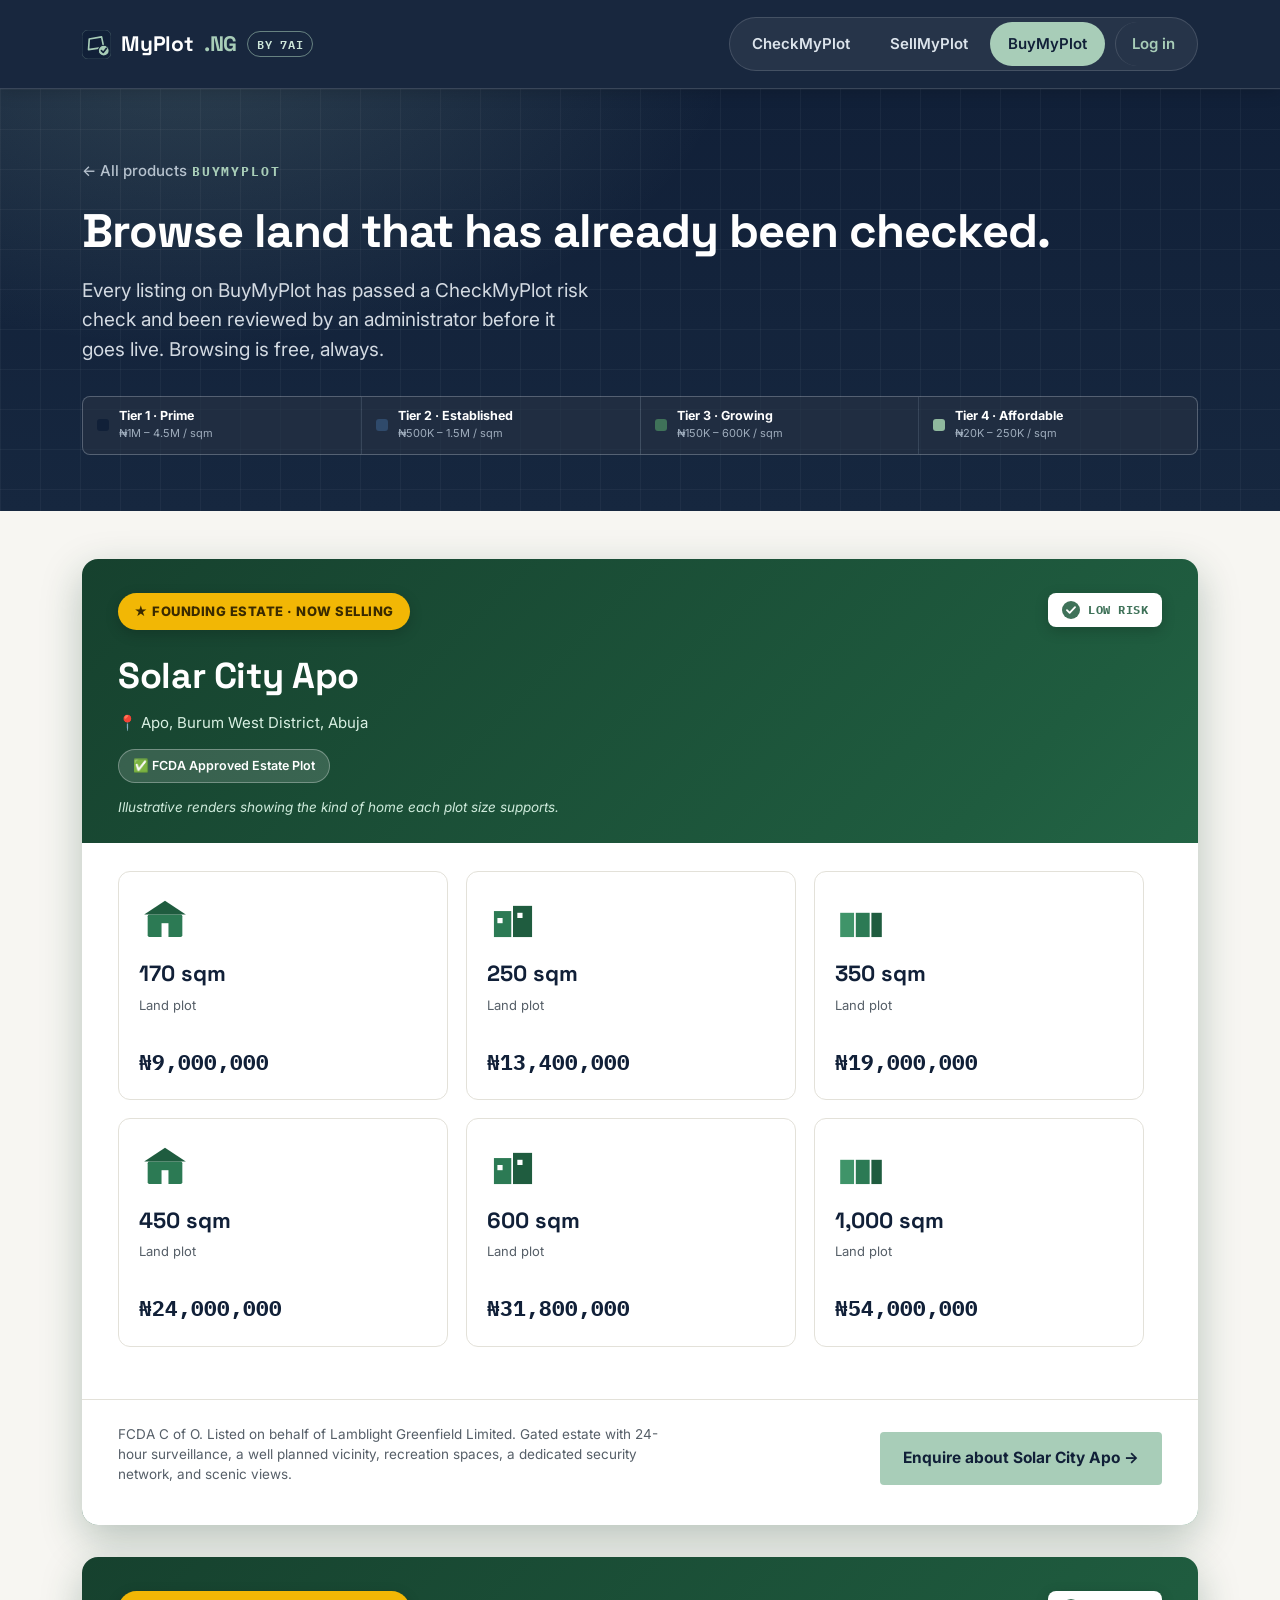
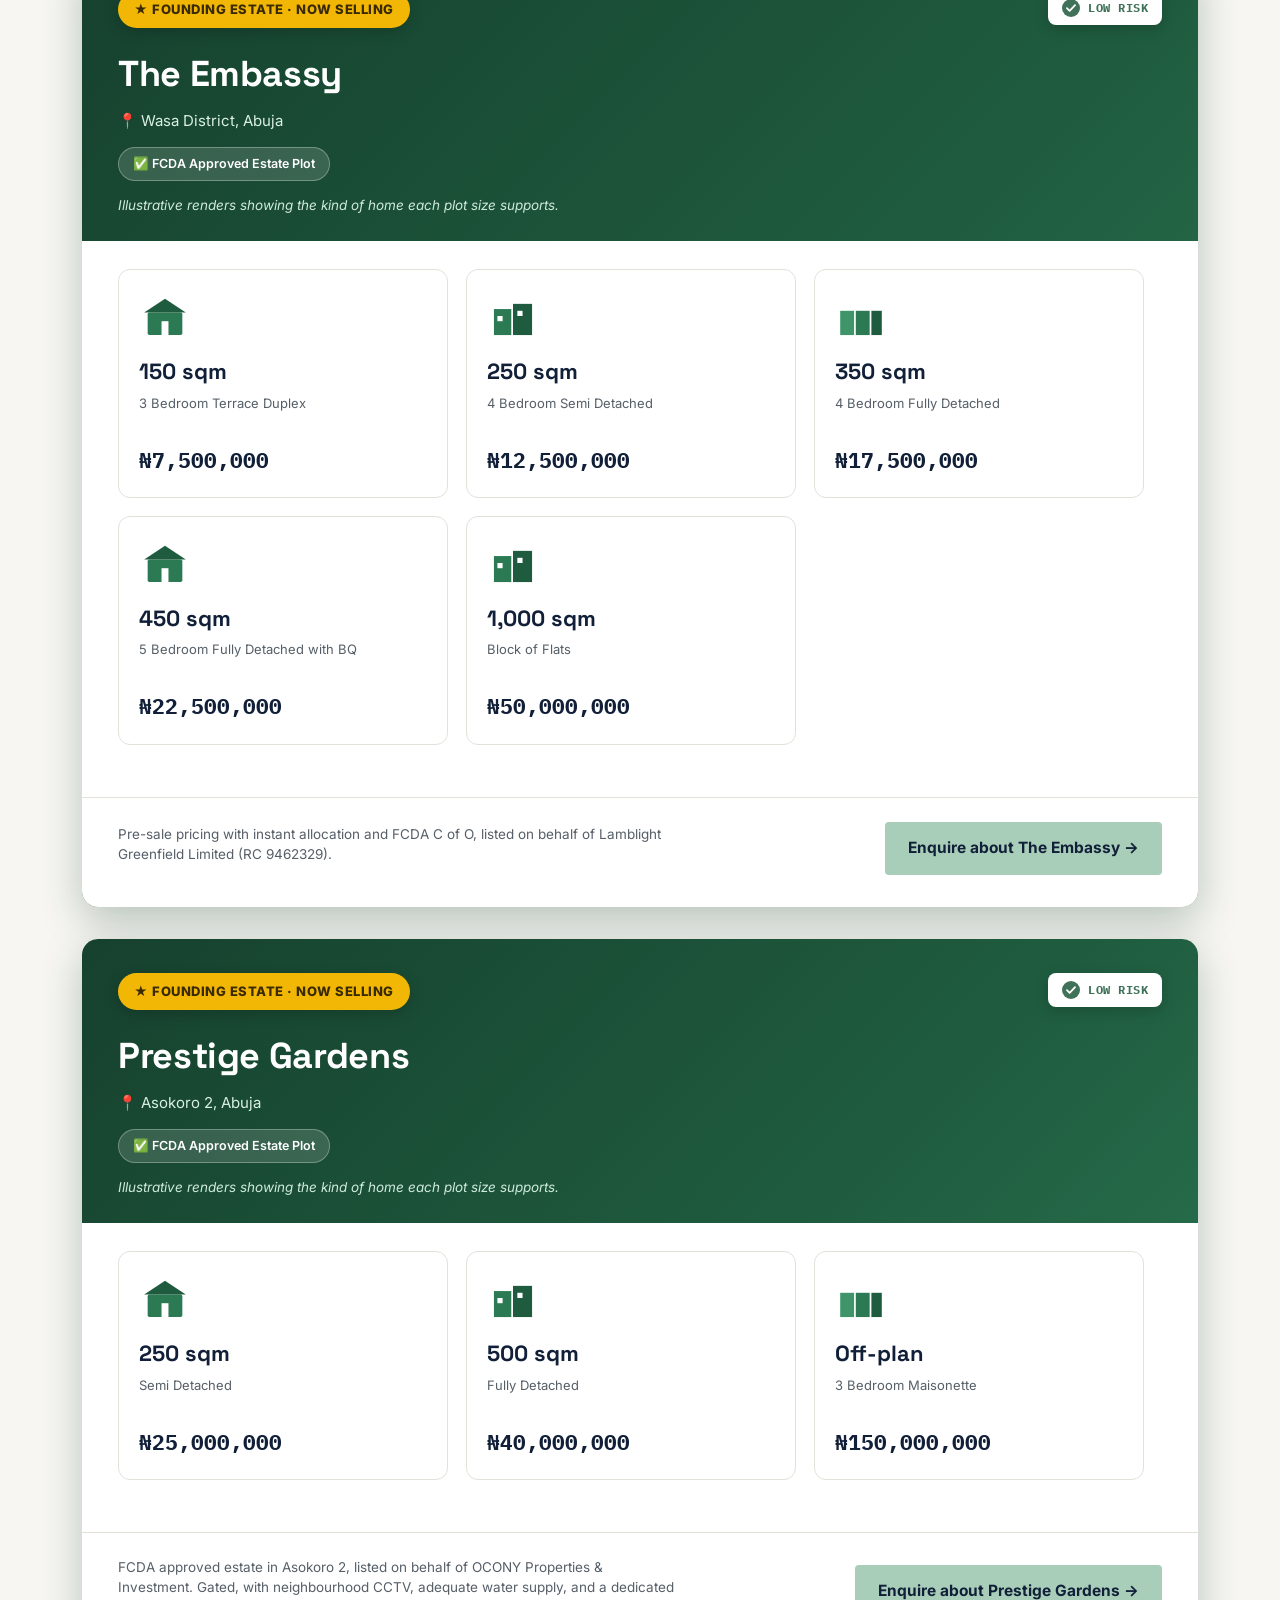
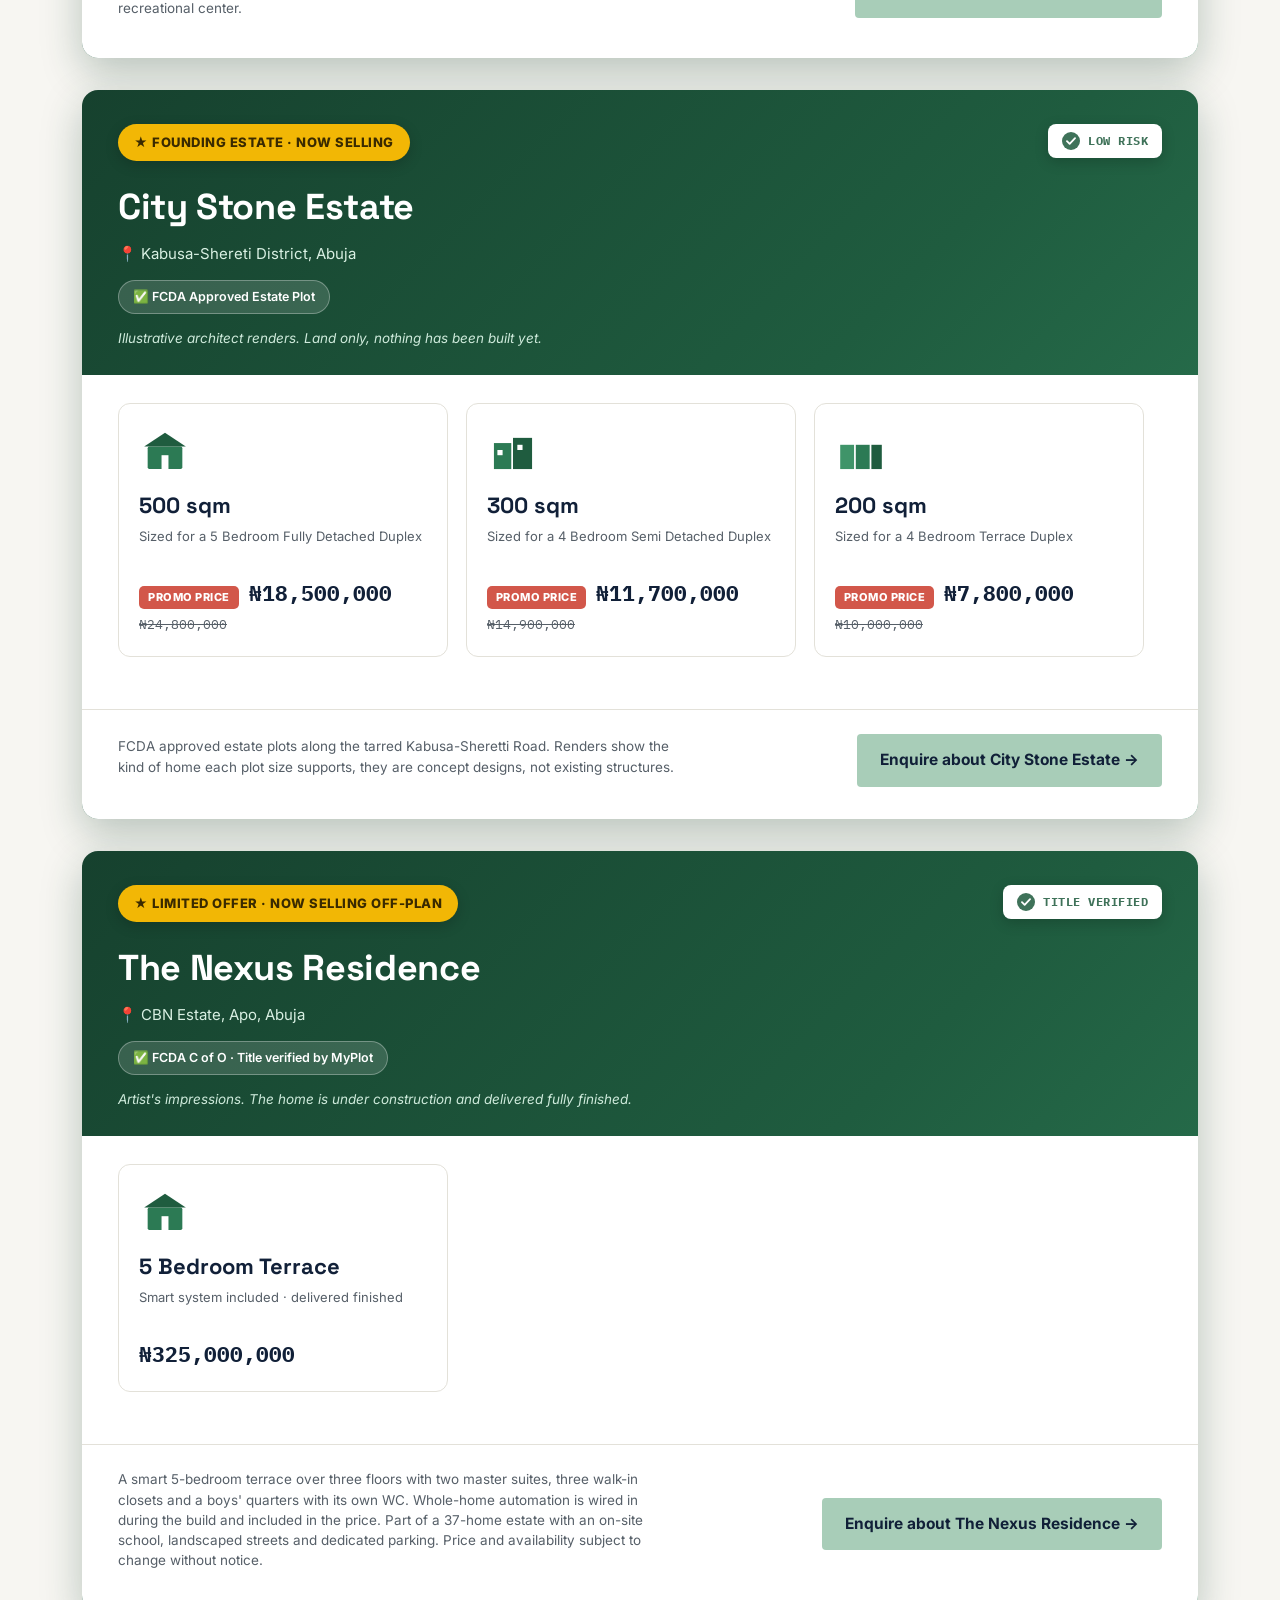
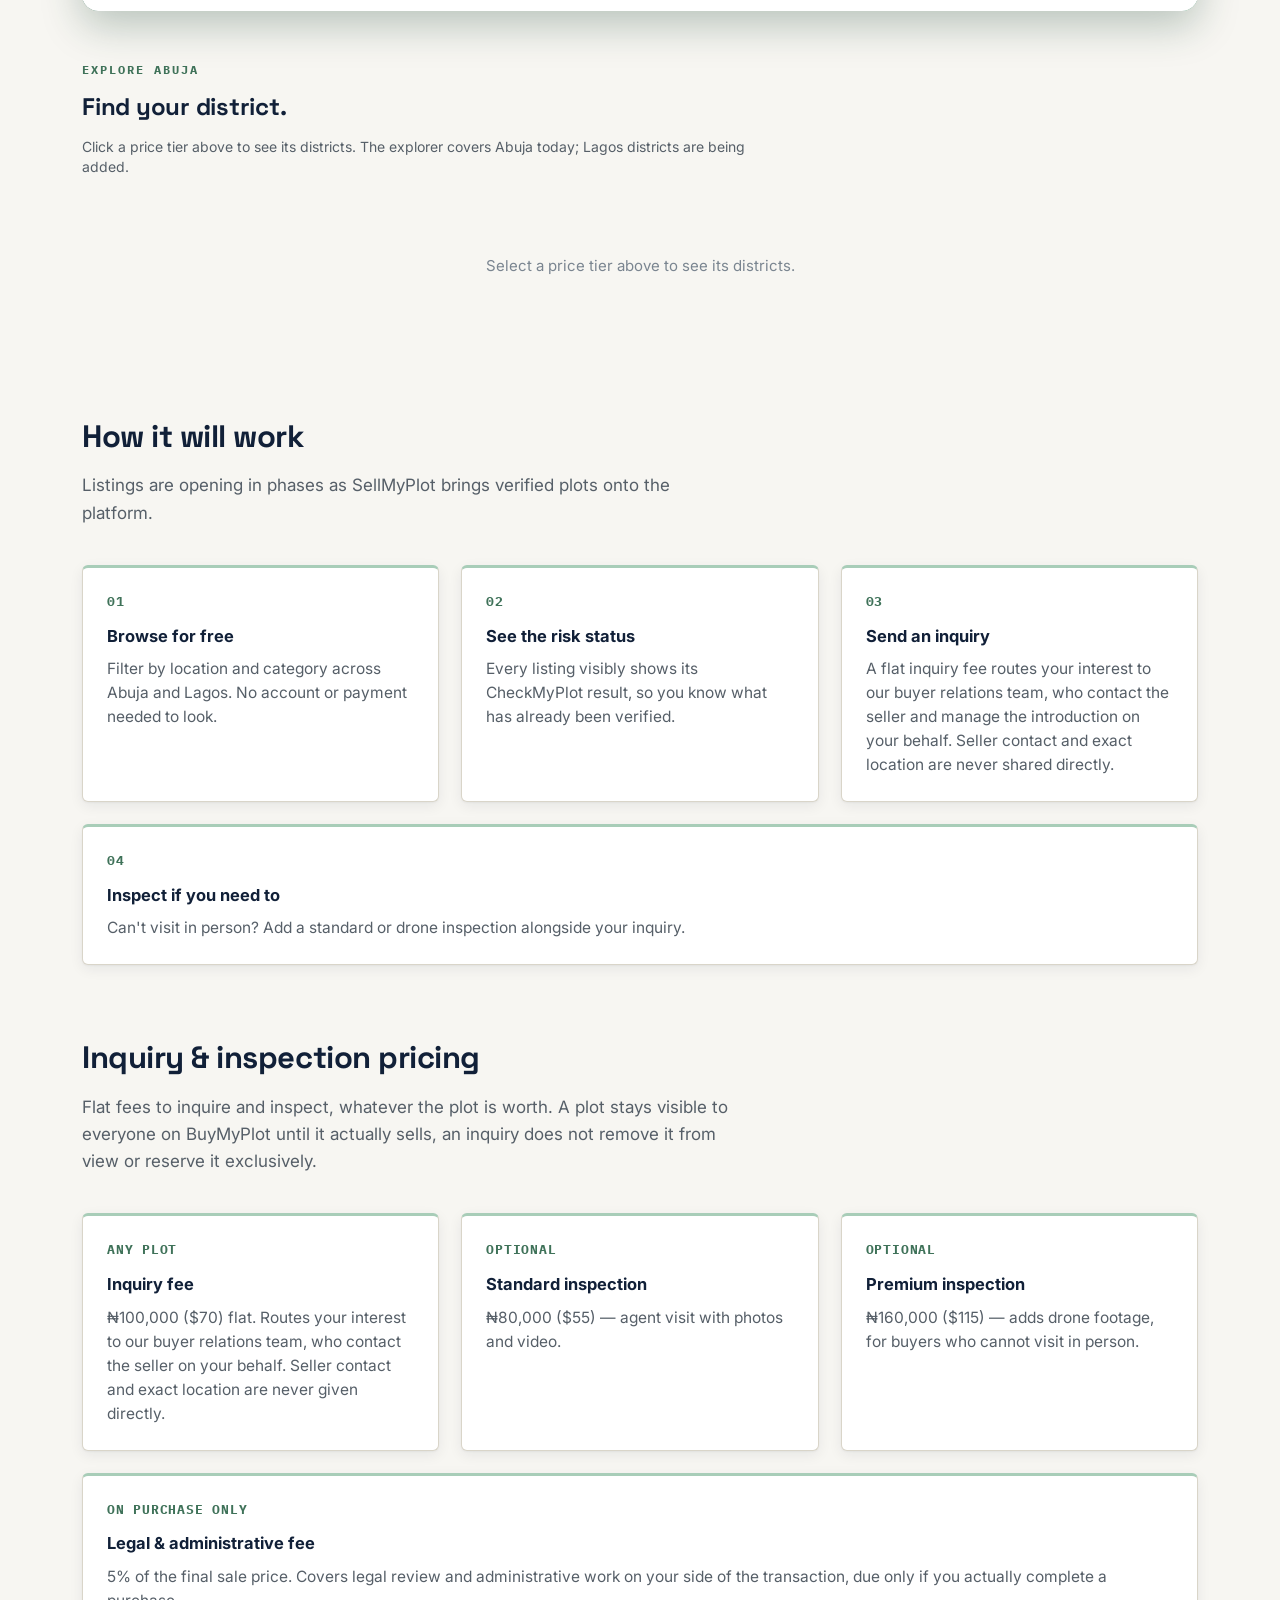
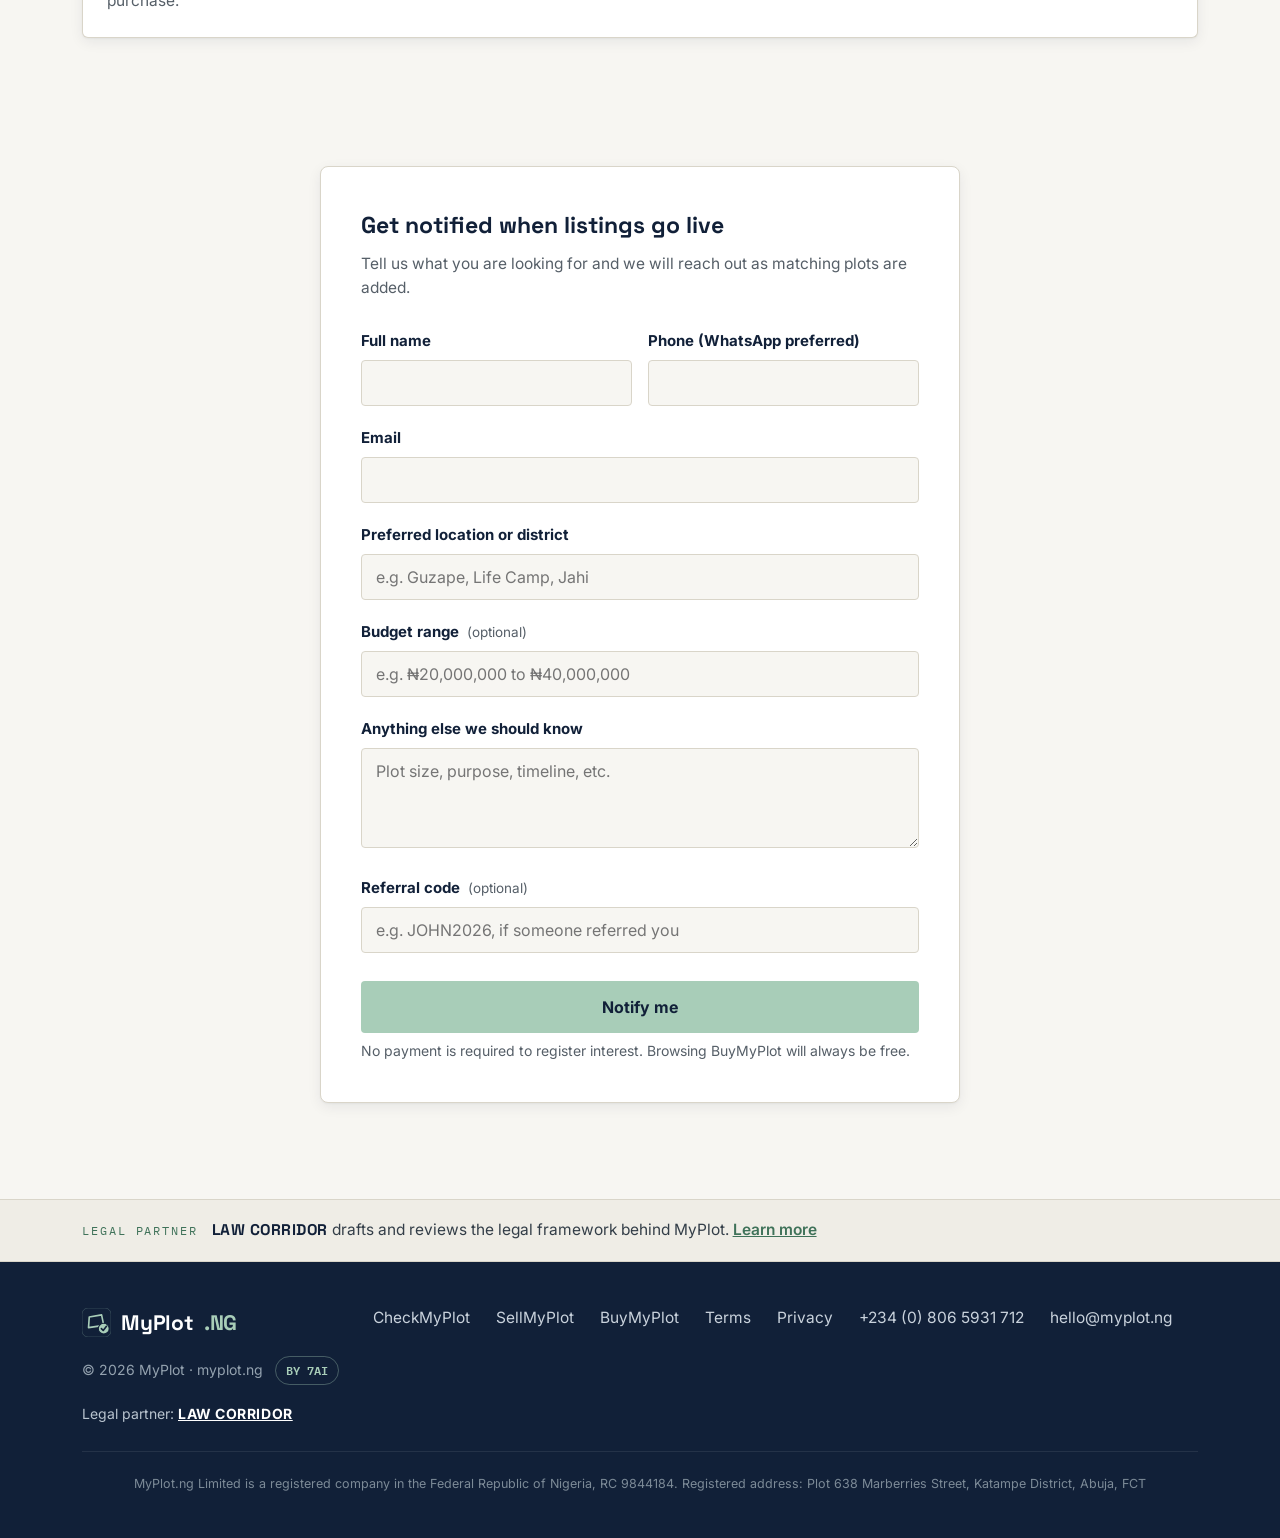
<file: buy/index.html>
<!DOCTYPE html>
<html lang="en">
<head>
<meta charset="UTF-8">
<meta name="viewport" content="width=device-width, initial-scale=1.0">
<title>BuyMyPlot — Browse Verified Land in Abuja &amp; Lagos | MyPlot by 7Ai</title>
<meta name="description" content="Browse checked, admin approved plots by location and category in Abuja and Lagos. Free to browse. A flat inquiry fee connects you with the seller through our buyer relations team.">
<link rel="icon" type="image/svg+xml" href="../assets/logo/icon.svg">
<link rel="preconnect" href="https://fonts.googleapis.com">
<link rel="preconnect" href="https://fonts.gstatic.com" crossorigin>
<link href="https://fonts.googleapis.com/css2?family=Space+Grotesk:wght@500;600;700&family=Inter:wght@400;500;600;700&family=IBM+Plex+Mono:wght@400;500;600&display=swap" rel="stylesheet">
<link rel="stylesheet" href="../css/style.css">
</head>
<body>

<header class="site">
  <div class="nav">
    <a href="../index.html" class="brand">
      <svg class="brand-icon" viewBox="0 0 160 160" xmlns="http://www.w3.org/2000/svg" aria-hidden="true">
        <rect x="0" y="0" width="160" height="160" rx="34" fill="#112038" stroke="#A8CDB8" stroke-opacity="0.4" stroke-width="3"/>
        <polygon points="40,50 108,38 120,96 36,108" fill="none" stroke="#A8CDB8" stroke-width="9" stroke-linejoin="round" stroke-linecap="round"/>
        <circle cx="120" cy="114" r="30" fill="#A8CDB8" stroke="#112038" stroke-width="6"/>
        <path d="M107,114 L117,124 L135,101" fill="none" stroke="#112038" stroke-width="9" stroke-linecap="round" stroke-linejoin="round"/>
      </svg>
      MyPlot<span class="dot">.NG</span><span class="brand-tag">BY 7AI</span>
    </a>
    <nav class="product-tabs">
      <a href="../check/index.html">CheckMyPlot</a>
      <a href="../sell/index.html">SellMyPlot</a>
      <a href="../buy/index.html" class="active">BuyMyPlot</a>
      <a href="../login/index.html" class="nav-login">Log in</a>
    </nav>
  </div>
</header>

<section class="hero" style="padding-bottom:36px;">
  <div class="wrap hero-inner">
    <a href="../index.html" class="back-link">← All products</a>
    <span class="eyebrow">BUYMYPLOT</span>
    <h1>Browse land that has already been checked.</h1>
    <p class="lede" style="margin-bottom:32px;">Every listing on BuyMyPlot has passed a CheckMyPlot risk check and been reviewed by an administrator before it goes live. Browsing is free, always.</p>

    <div class="tier-key tier-key-dark" id="tier-key">
      <div class="tier-key-item" data-tier="prime">
        <span class="legend-swatch" style="background:#112038;"></span>
        <div><div class="tk-name">Tier 1 &middot; Prime</div><div class="tk-range">₦1M – 4.5M / sqm</div></div>
      </div>
      <div class="tier-key-item" data-tier="established">
        <span class="legend-swatch" style="background:#2F4A6B;"></span>
        <div><div class="tk-name">Tier 2 &middot; Established</div><div class="tk-range">₦500K – 1.5M / sqm</div></div>
      </div>
      <div class="tier-key-item" data-tier="growing">
        <span class="legend-swatch" style="background:#3F7259;"></span>
        <div><div class="tk-name">Tier 3 &middot; Growing</div><div class="tk-range">₦150K – 600K / sqm</div></div>
      </div>
      <div class="tier-key-item" data-tier="affordable">
        <span class="legend-swatch" style="background:#8FB89E;"></span>
        <div><div class="tk-name">Tier 4 &middot; Affordable</div><div class="tk-range">₦20K – 250K / sqm</div></div>
      </div>
    </div>
  </div>
</section>

<section class="content-section" style="padding-top:48px;">
  <div class="wrap">
    <div class="featured-estate" id="featured-estate-container"></div>

<div class="explorer-wrap">
  <div class="explorer-head">
    <span class="explorer-eyebrow">EXPLORE ABUJA</span>
    <h2>Find your district.</h2>
    <p>Click a price tier above to see its districts. The explorer covers Abuja today; Lagos districts are being added.</p>
  </div>

  <div class="skyline-scroll">
    <div id="skyline-container" class="pin-row"></div>
  </div>

  <div id="detail-panel" class="detail-panel"></div>
  <div id="empty-state" class="empty-state">Select a price tier above to see its districts.</div>
</div>

<script>
const TIERS = [
  { key:'prime', name:'Tier 1 · Prime', range:'₦1M – 4.5M / sqm', pinScale:0.72, colors:['#0A1628','#112038','#1C304E'] },
  { key:'established', name:'Tier 2 · Established', range:'₦500K – 1.5M / sqm', pinScale:0.62, colors:['#233A56','#2F4A6B','#3D5A7D'] },
  { key:'growing', name:'Tier 3 · Growing', range:'₦150K – 600K / sqm', pinScale:0.54, colors:['#2C5A40','#3F7259','#4F8A6D'] },
  { key:'affordable', name:'Tier 4 · Affordable', range:'₦20K – 250K / sqm', pinScale:0.47, colors:['#6FA083','#8FB89E','#A8CDB8'] },
];

const DISTRICTS = [
  // TIER 1 - PRIME
  { name:'Maitama', tier:'prime', price:'₦900M – 2B+', yield:'5 – 7%', desc:"Abuja's most prestigious address. Home to embassies, the Transcorp Hilton, and tree lined streets built around diplomatic life. Villas and serviced apartments dominate, with some of the tightest security in the city.", landmark:'Transcorp Hilton & the diplomatic embassy row', remote:"Maitama's title history is deep and well documented, but exactly the kind of district where an independent registry check matters most, high value plots attract the most sophisticated fraud attempts." },
  { name:'Asokoro', tier:'prime', price:'₦900M – 2B+', yield:'3 – 5%', desc:'An exclusive government residential district. High end mansions and diplomatic quarters sit behind some of the tightest security in Abuja. Quiet, low traffic, and built for privacy.', landmark:'Presidential Villa & Three Arms Zone proximity', remote:'Asokoro 2 has recorded some of the fastest land appreciation in the city, which is exactly the kind of fast moving market where verifying a title before committing funds matters most.' },
  { name:'Wuse II', tier:'prime', price:'₦1M – 4.5M/sqm', yield:'2 – 3%', desc:"Abuja's vibrant central hub. Wuse Market, restaurants, banks, and high street retail sit alongside residential towers. A strong choice for mixed use investment and short let income.", landmark:'Wuse Market & the central business corridor', remote:'Central, high turnover districts like Wuse II see land change hands often, which makes an independent, document by document check especially valuable before you buy remotely.' },
  { name:'Guzape', tier:'prime', price:'₦680M – 1B+', yield:'3 – 4%', desc:'A hilltop premium district and one of the fastest appreciating corridors in Abuja, with some plots reportedly gaining several times their value within a few years as new luxury development moves in.', landmark:'Hilltop views over the Aso Rock corridor', remote:'Guzape 2 land has appreciated dramatically in a short window, which is precisely the environment where fraudulent resale and duplicate titles tend to surface. Verify before you buy.' },

  // TIER 2 - ESTABLISHED
  { name:'Jabi', tier:'established', price:'₦400M – 680M', yield:'2 – 3%, higher for short let', desc:'Modern apartments built around Jabi Lake Mall. A favourite with expats and corporate transferees for its shopping access, restaurants, and family friendly facilities.', landmark:'Jabi Lake Mall & Jabi Lake', remote:'Jabi\u2019s popularity with diaspora and corporate buyers means listings move fast. A CheckMyPlot report gives you the same confidence a local buyer gets from driving past the plot themselves.' },
  { name:'Katampe', tier:'established', price:'₦400M – 680M', yield:'5 – 7%', desc:'Katampe and Katampe Extension offer a more affordable route into premium Abuja living, close to Maitama and Wuse without the top tier price tag. Popular with buyers who want a prime feel on a smaller budget.', landmark:'Katampe Extension corridor', remote:'Named among the fastest capital appreciation corridors in Abuja right now, which raises the stakes on getting the title verification right before you commit.' },
  { name:'Jahi', tier:'established', price:'₦300M – 500M', yield:'5 – 7%', desc:'Upscale living at a step below Maitama and Asokoro prices. One of the fastest growing investor favourites in the city, with strong demand from tenants and buyers alike.', landmark:'Jahi District Park corridor', remote:'Jahi\u2019s fast growth is a double edged sword for remote buyers, real upside, but also more informal resale activity to verify carefully.' },
  { name:'Life Camp', tier:'established', price:'₦45M – 250M', yield:'5 – 8%', desc:'Family oriented gated estates with schools and amenities close by. Adjacent to Gwarinpa, with a more suburban, residential feel than the central districts.', landmark:'Adjacent to Gwarinpa Expressway', remote:'A strong first choice for diaspora families planning an eventual return, established enough to feel safe, still appreciating enough to make sense as an investment.' },

  // TIER 3 - GROWING
  { name:'Gwarinpa', tier:'growing', price:'₦45M – 120M', yield:'5 – 8%', desc:'Home to the largest residential estate in West Africa. The best value for money in Abuja if you choose your street carefully, quality varies block by block across this sprawling district.', landmark:'The Gwarinpa Estate grid itself', remote:"Gwarinpa's sheer size is exactly why remote buyers need independent verification, the difference between a paved, secure street and a flooded one can be three blocks apart, and you can't see that from abroad." },
  { name:'Dawaki', tier:'growing', price:'₦25M – 100M', yield:'7 – 10%', desc:"One of Abuja's top rated 2026 investment hotspots. Massive new development activity and a genuinely affordable entry point compared to its established neighbours.", landmark:'Along the Kubwa Expressway corridor', remote:'Rapid new development means a lot of land changing hands quickly, exactly the environment where a documented risk report protects a buyer who cannot inspect in person.' },
  { name:'Lokogoma', tier:'growing', price:'₦25M – 90M', yield:'6 – 9%', desc:"Abuja's southern growth corridor. Increasingly popular with buyers priced out of Wuye and Jabi but who still want reasonable proximity to the city centre.", landmark:'Southern expressway access', remote:'A genuine up and coming corridor, worth the same diligence as any fast growing area before committing capital from a distance.' },
  { name:'Karsana', tier:'growing', price:'₦15M – 60M', yield:'7 – 10%', desc:"Between Gwarinpa and Kubwa, and now the site of the federal government's Renewed Hope affordable housing project. Widely flagged as one of Abuja's highest growth potential corridors for 2026.", landmark:'Renewed Hope Estate development', remote:'Early stage growth corridors carry the most upside and the least paper trail, exactly where CheckMyPlot\u2019s registry and court record checks earn their keep.' },

  // TIER 4 - AFFORDABLE
  { name:'Lugbe', tier:'affordable', price:'₦15M – 40M', yield:'7 – 10%+', desc:'Close to the airport and one of the most affordable corridors in Abuja, with some of the strongest rental yields in the city. A favourite with first time buyers and land bank investors.', landmark:'Nnamdi Azikiwe International Airport road', remote:'High yield, high turnover districts like Lugbe are also where informal resale and unclear titles show up most often, the exact gap CheckMyPlot is built to close.' },
  { name:'Kubwa', tier:'affordable', price:'₦15M – 40M', yield:'7 – 10%', desc:'A large, established satellite town with a strong existing community, reliable amenities, and consistently affordable entry prices relative to the city centre.', landmark:'Kubwa town centre & expressway junction', remote:"One of Abuja's most populated satellite towns, meaning plentiful supply, and plentiful reason to verify before you buy sight unseen." },
  { name:'Jikwoyi', tier:'affordable', price:'₦2.5M – 15M', yield:'8 – 12%', desc:'Along the Nyanya-Karshi corridor, transformed in recent years from a quiet settlement into a major affordable investment zone, with consistent upward price movement as infrastructure expands.', landmark:'Nyanya–Karshi expressway corridor', remote:"Entry level pricing draws first time and diaspora investors alike, which is also exactly the profile fraudulent sellers target. Verify the title, not just the price." },
  { name:'Kuje', tier:'affordable', price:'₦1M – 2.8M', yield:'8 – 12%', desc:"A satellite city south of Abuja, historically overlooked but now benefiting from real infrastructure investment. One of the most affordable entry points left in the FCT for patient, long term investors.", landmark:'Kuje satellite town centre', remote:'The most affordable corridor on this map, and the one where a buyer physically absent from Nigeria has the least ability to self verify anything. This is where CheckMyPlot matters most.' },
];

const skylineContainer = document.getElementById('skyline-container');

function findListingsForDistrict(districtName) {
  if (typeof MYPLOT_LISTINGS === 'undefined') return [];
  var matches = [];
  for (var i = 0; i < MYPLOT_LISTINGS.length; i++) {
    var l = MYPLOT_LISTINGS[i];
    if (l.district && l.district.toLowerCase() === districtName.toLowerCase()) {
      matches.push(l);
    }
  }
  return matches;
}

function renderTierDistricts(tierKey) {
  skylineContainer.innerHTML = '';
  const tier = TIERS.filter(t => t.key === tierKey)[0];
  if (!tier) return;

  DISTRICTS.filter(d => d.tier === tierKey).forEach(d => {
    const slot = document.createElement('div');
    slot.className = 'block-slot';
    slot.dataset.name = d.name;

    const scale = 0.72;
    const svgW = 100 * scale + 20;
    const svgH = 130 * scale + 24;
    const cx = svgW / 2;
    const topY = 12;
    const r = 42 * scale;
    const tipY = topY + r + 92 * scale;

    const listings = findListingsForDistrict(d.name);
    const forSaleBadge = listings.length > 0 ? `<div class="pin-forsale-badge">FOR SALE</div>` : '';

    slot.innerHTML = `
      <svg width="${svgW}" height="${svgH}" viewBox="0 0 ${svgW} ${svgH}">
        <ellipse cx="${cx}" cy="${svgH - 8}" rx="${26 * scale}" ry="${7 * scale}" fill="#112038" opacity="0.12" />
        <path d="M${cx},${topY} C${cx - r},${topY} ${cx - r},${topY + r * 0.7} ${cx - r},${topY + r} C${cx - r},${topY + r * 1.9} ${cx},${tipY} ${cx},${tipY} Z" fill="${tier.colors[1]}" />
        <path d="M${cx},${topY} C${cx + r},${topY} ${cx + r},${topY + r * 0.7} ${cx + r},${topY + r} C${cx + r},${topY + r * 1.9} ${cx},${tipY} ${cx},${tipY} L${cx},${topY} Z" fill="${tier.colors[0]}" />
        <circle cx="${cx}" cy="${topY + r * 0.62}" r="${r * 0.4}" fill="${tier.colors[2]}" />
      </svg>
      ${forSaleBadge}
      <div class="bname">${d.name}</div>
      <div class="bprice">${d.price}</div>
    `;
    slot.addEventListener('click', () => showDetail(d, tier));
    skylineContainer.appendChild(slot);
  });

  document.getElementById('empty-state').style.display = 'none';
  skylineContainer.style.display = 'flex';
}

const tierCards = document.querySelectorAll('.tier-key-item');
for (var t = 0; t < tierCards.length; t++) {
  tierCards[t].addEventListener('click', function() {
    for (var k = 0; k < tierCards.length; k++) { tierCards[k].classList.remove('tier-active'); }
    this.classList.add('tier-active');
    renderTierDistricts(this.dataset.tier);
    document.getElementById('detail-panel').classList.remove('show');
  });
}
skylineContainer.style.display = 'none';

function showDetail(d, tier) {
  var slots1 = document.querySelectorAll('.block-slot');
  for (var i = 0; i < slots1.length; i++) {
    slots1[i].classList.toggle('active', slots1[i].dataset.name === d.name);
  }
  document.getElementById('empty-state').style.display = 'none';
  const panel = document.getElementById('detail-panel');
  panel.classList.add('show');

  const districtListings = findListingsForDistrict(d.name);
  let forSaleHtml = '<div class="for-sale-block"><div class="fs-label">CURRENTLY FOR SALE IN ' + d.name.toUpperCase() + '</div>';
  if (districtListings.length > 0) {
    districtListings.forEach(function(l) {
      var firstUnit = l.units[0];
      var priceLabel = l.units.length > 1 ? 'From ' + firstUnit.price : firstUnit.price;
      forSaleHtml += '<a href="#featured-estate-container" class="fs-item">' +
        '<div><div class="fs-name">' + l.name + '</div><div class="fs-meta">' + (l.founding ? 'Founding Estate &middot; ' : '') + (l.verificationText || l.verification) + '</div></div>' +
        '<div class="fs-price">' + priceLabel + '</div>' +
      '</a>';
    });
  } else {
    forSaleHtml += '<div class="fs-empty">No verified listings here yet. Check back as SellMyPlot brings more estates onto the platform.</div>';
  }
  forSaleHtml += '</div>';

  panel.innerHTML = `
    <div class="detail-top">
      <div>
        <span class="detail-tier-badge" style="background:${tier.colors[2]}; color:#0A1628;">${tier.name.toUpperCase()}</span>
        <div class="detail-title">${d.name}</div>
        <div class="detail-sub">${d.landmark}</div>
      </div>
      <button class="close-btn" onclick="closeDetail()">&times;</button>
    </div>
    <div class="detail-grid">
      <div class="detail-stat"><div class="slabel">TYPICAL PRICE RANGE</div><div class="sval">${d.price}</div></div>
      <div class="detail-stat"><div class="slabel">RENTAL YIELD</div><div class="sval">${d.yield}</div></div>
    </div>
    <div class="detail-desc">${d.desc}</div>
    ${forSaleHtml}
    <div class="remote-note">
      <div class="rlabel">IF YOU CAN'T VISIT IN PERSON</div>
      <p>${d.remote}</p>
    </div>
    <div class="detail-cta">
      <a href="../check/index.html" class="cta-primary">Check a plot in ${d.name} →</a>
      <a href="#" class="cta-ghost" onclick="closeDetail(); return false;">Keep exploring →</a>
    </div>
  `;
}
function closeDetail(){
  document.getElementById('detail-panel').classList.remove('show');
  document.getElementById('empty-state').style.display = 'block';
  var slots2 = document.querySelectorAll('.block-slot');
  for (var j = 0; j < slots2.length; j++) {
    slots2[j].classList.remove('active');
  }
}
</script>



  </div>
</section>

<section class="content-section" style="padding-top:16px;">
  <div class="wrap">
    <div class="section-head">
      <h2>How it will work</h2>
      <p>Listings are opening in phases as SellMyPlot brings verified plots onto the platform.</p>
    </div>
    <div class="info-grid">
      <div class="info-item">
        <span class="num">01</span>
        <h4>Browse for free</h4>
        <p>Filter by location and category across Abuja and Lagos. No account or payment needed to look.</p>
      </div>
      <div class="info-item">
        <span class="num">02</span>
        <h4>See the risk status</h4>
        <p>Every listing visibly shows its CheckMyPlot result, so you know what has already been verified.</p>
      </div>
      <div class="info-item">
        <span class="num">03</span>
        <h4>Send an inquiry</h4>
        <p>A flat inquiry fee routes your interest to our buyer relations team, who contact the seller and manage the introduction on your behalf. Seller contact and exact location are never shared directly.</p>
      </div>
      <div class="info-item">
        <span class="num">04</span>
        <h4>Inspect if you need to</h4>
        <p>Can't visit in person? Add a standard or drone inspection alongside your inquiry.</p>
      </div>
    </div>
  </div>
</section>

<section class="content-section" style="padding-top:0;">
  <div class="wrap">
    <div class="section-head">
      <h2>Inquiry &amp; inspection pricing</h2>
      <p>Flat fees to inquire and inspect, whatever the plot is worth. A plot stays visible to everyone on BuyMyPlot until it actually sells, an inquiry does not remove it from view or reserve it exclusively.</p>
    </div>
    <div class="info-grid">
      <div class="info-item">
        <span class="num">ANY PLOT</span>
        <h4>Inquiry fee</h4>
        <p>₦100,000 ($70) flat. Routes your interest to our buyer relations team, who contact the seller on your behalf. Seller contact and exact location are never given directly.</p>
      </div>
      <div class="info-item">
        <span class="num">OPTIONAL</span>
        <h4>Standard inspection</h4>
        <p>₦80,000 ($55) — agent visit with photos and video.</p>
      </div>
      <div class="info-item">
        <span class="num">OPTIONAL</span>
        <h4>Premium inspection</h4>
        <p>₦160,000 ($115) — adds drone footage, for buyers who cannot visit in person.</p>
      </div>
      <div class="info-item">
        <span class="num">ON PURCHASE ONLY</span>
        <h4>Legal &amp; administrative fee</h4>
        <p>5% of the final sale price. Covers legal review and administrative work on your side of the transaction, due only if you actually complete a purchase.</p>
      </div>
    </div>
  </div>
</section>

<section class="form-section">
  <div class="wrap">
    <div class="form-card">
      <h3>Get notified when listings go live</h3>
      <p>Tell us what you are looking for and we will reach out as matching plots are added.</p>

      <form method="POST" data-myplot-form data-supabase-table="buy_inquiries">
        <input type="hidden" name="form_source" value="BuyMyPlot notify request">

        <div class="form-row-2">
          <div class="field">
            <label for="buy-name">Full name</label>
            <input type="text" id="buy-name" name="name" required>
          </div>
          <div class="field">
            <label for="buy-phone">Phone (WhatsApp preferred)</label>
            <input type="tel" id="buy-phone" name="phone" required>
          </div>
        </div>

        <div class="field">
          <label for="buy-email">Email</label>
          <input type="email" id="buy-email" name="email" required>
        </div>

        <div class="field">
          <label for="buy-location">Preferred location or district</label>
          <input type="text" id="buy-location" name="preferred_location" placeholder="e.g. Guzape, Life Camp, Jahi">
        </div>

        <div class="field">
          <label for="buy-budget">Budget range <span class="hint">(optional)</span></label>
          <input type="text" id="buy-budget" name="budget_range" placeholder="e.g. ₦20,000,000 to ₦40,000,000">
        </div>

        <div class="field">
          <label for="buy-details">Anything else we should know</label>
          <textarea id="buy-details" name="details" placeholder="Plot size, purpose, timeline, etc."></textarea>
        </div>

        <div class="field">
          <label for="buy-referral">Referral code <span class="hint">(optional)</span></label>
          <input type="text" id="buy-referral" name="referral_code" placeholder="e.g. JOHN2026, if someone referred you">
        </div>

        <button type="submit" class="btn btn-primary form-submit">Notify me</button>
        <div class="form-success">Thank you. We will let you know as soon as matching plots are live.</div>
        <div class="form-error">Something went wrong sending your request. Please try again, or reach us directly.</div>
        <p class="form-note">No payment is required to register interest. Browsing BuyMyPlot will always be free.</p>
      </form>
    </div>
  </div>
</section>

<div class="lp-strip"><div class="wrap"><span class="tag">LEGAL PARTNER</span><span><b>Law Corridor</b> drafts and reviews the legal framework behind MyPlot. <a href="../index.html#legal-partner">Learn more</a></span></div></div>

<footer>
  <div class="wrap">
    <div class="footer-row">
      <a href="../index.html" class="brand">
        <svg class="brand-icon" viewBox="0 0 160 160" xmlns="http://www.w3.org/2000/svg" aria-hidden="true">
          <rect x="0" y="0" width="160" height="160" rx="34" fill="#112038" stroke="#A8CDB8" stroke-opacity="0.4" stroke-width="3"/>
          <polygon points="40,50 108,38 120,96 36,108" fill="none" stroke="#A8CDB8" stroke-width="9" stroke-linejoin="round" stroke-linecap="round"/>
          <circle cx="120" cy="114" r="30" fill="#A8CDB8" stroke="#112038" stroke-width="6"/>
          <path d="M107,114 L117,124 L135,101" fill="none" stroke="#112038" stroke-width="9" stroke-linecap="round" stroke-linejoin="round"/>
        </svg>
        MyPlot<span class="dot">.NG</span>
      </a>
      <div class="footer-links">
        <a href="../check/index.html">CheckMyPlot</a>
        <a href="../sell/index.html">SellMyPlot</a>
        <a href="../buy/index.html">BuyMyPlot</a>
        <a href="../terms/index.html">Terms</a>
        <a href="../privacy/index.html">Privacy</a>
        <a href="tel:+2348065931712">+234 (0) 806 5931 712</a>
        <a href="mailto:hello@myplot.ng">hello@myplot.ng</a>
      </div>
      <div class="footer-meta">
        <span>© 2026 MyPlot · myplot.ng</span>
        <span class="tag7ai">BY 7AI</span>
      </div>
    </div>
    <div class="footer-partner">Legal partner: <b><a href="../index.html#legal-partner" style="color:inherit">LAW CORRIDOR</a></b></div>
    <div class="footer-legal">MyPlot.ng Limited is a registered company in the Federal Republic of Nigeria, RC 9844184. Registered address: Plot 638 Marberries Street, Katampe District, Abuja, FCT</div>
  </div>
</footer>

<script src="../assets/listings-data.js"></script>
<script>
function renderFeaturedEstate() {
  var container = document.getElementById('featured-estate-container');
  if (!container || typeof MYPLOT_LISTINGS === 'undefined') return;

  var realEstates = [];
  for (var i = 0; i < MYPLOT_LISTINGS.length; i++) {
    if (!MYPLOT_LISTINGS[i].isExample) realEstates.push(MYPLOT_LISTINGS[i]);
  }
  if (realEstates.length === 0) { container.style.display = 'none'; return; }

  var unitIcons = [
    '<svg class="fe-unit-icon" viewBox="0 0 60 60"><rect x="10" y="26" width="40" height="26" rx="2" fill="#2C7A54"/><polygon points="6,26 30,10 54,26" fill="#1F5C3F"/><rect x="26" y="36" width="8" height="16" fill="#fff"/></svg>',
    '<svg class="fe-unit-icon" viewBox="0 0 60 60"><rect x="8" y="22" width="20" height="30" fill="#2C7A54"/><rect x="30" y="16" width="22" height="36" fill="#1F5C3F"/><rect x="12" y="30" width="6" height="6" fill="#fff"/><rect x="35" y="24" width="6" height="6" fill="#fff"/></svg>',
    '<svg class="fe-unit-icon" viewBox="0 0 60 60"><rect x="6" y="24" width="16" height="28" fill="#3F9469"/><rect x="24" y="24" width="16" height="28" fill="#2C7A54"/><rect x="42" y="24" width="12" height="28" fill="#1F5C3F"/></svg>'
  ];

  var allCardsHtml = '';
  for (var e = 0; e < realEstates.length; e++) {
    var featured = realEstates[e];

    var unitsHtml = '';
    for (var j = 0; j < featured.units.length; j++) {
      var u = featured.units[j];
      unitsHtml += '<div class="fe-unit">' +
        (unitIcons[j % unitIcons.length]) +
        '<div class="fe-unit-size">' + u.size + '</div>' +
        '<div class="fe-unit-label">' + u.label + '</div>' +
        '<div class="fe-price-row">' +
          (u.wasPrice ? '<span class="fe-promo-tag">Promo Price</span>' : '') +
          '<span class="fe-price">' + u.price + '</span>' +
          (u.wasPrice ? '<span class="fe-was-price">' + u.wasPrice + '</span>' : '') +
        '</div>' +
      '</div>';
    }

    allCardsHtml +=
      '<div class="fe-card">' +
        '<div class="fe-top">' +
          '<span class="fe-ribbon">&#9733; ' + (featured.ribbon || 'Founding Estate &middot; Now Selling') + '</span>' +
          '<div class="fe-verify-anchor">' +
            '<svg class="fv-icon" viewBox="0 0 20 20"><circle cx="10" cy="10" r="10" fill="#3F7259"/><path d="M5.5,10.2 L8.5,13.2 L14.5,6.8" stroke="#fff" stroke-width="2" fill="none" stroke-linecap="round" stroke-linejoin="round"/></svg>' +
            '<span class="fv-text">' + (featured.verificationText || featured.verification) + '</span>' +
          '</div>' +
          '<div class="fe-name">' + featured.name + '</div>' +
          '<div class="fe-loc">&#128205; ' + featured.location + '</div>' +
          '<span class="fe-approved">&#9989; ' + (featured.approvedNote || 'FCDA Approved Estate Plot') + '</span>' +
          '<div class="fe-note">' + featured.imageNote + '</div>' +
        '</div>' +
        '<div class="fe-units">' + unitsHtml + '</div>' +
        '<div class="fe-cta-row">' +
          '<div class="fe-desc">' + featured.description + '</div>' +
          '<a href="tel:+2348065931712" class="btn btn-primary">Enquire about ' + featured.name + ' &rarr;</a>' +
        '</div>' +
      '</div>';
  }
  container.innerHTML = allCardsHtml;
}
renderFeaturedEstate();
</script>
<script src="../js/main.js"></script>
<script>
  // A QR code scan links here as buy/index.html?ref=CODE. Pre-fill the
  // referral field so the buyer never has to type it themselves.
  (function () {
    var params = new URLSearchParams(window.location.search);
    var ref = params.get('ref');
    if (ref) {
      var field = document.getElementById('buy-referral');
      if (field) field.value = ref.toUpperCase();
    }
  })();
</script>
</body>
</html>
</file>
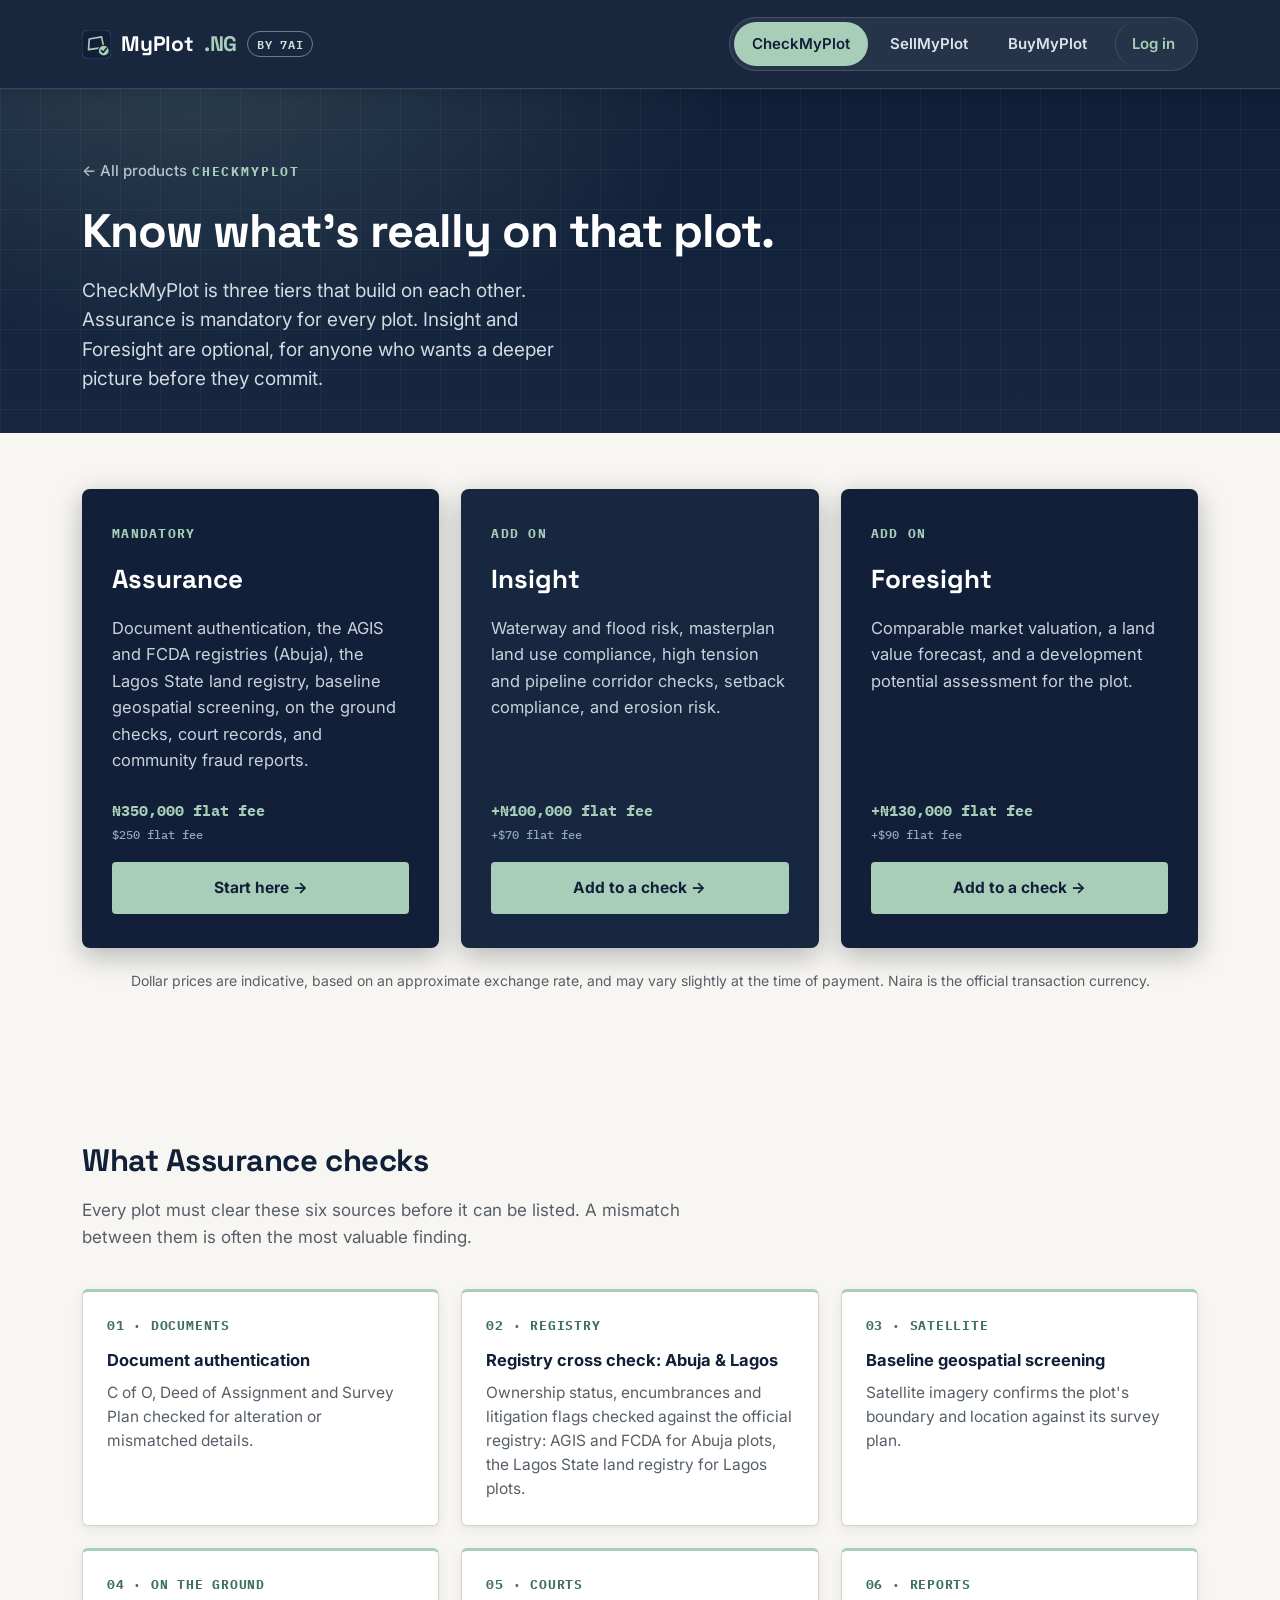
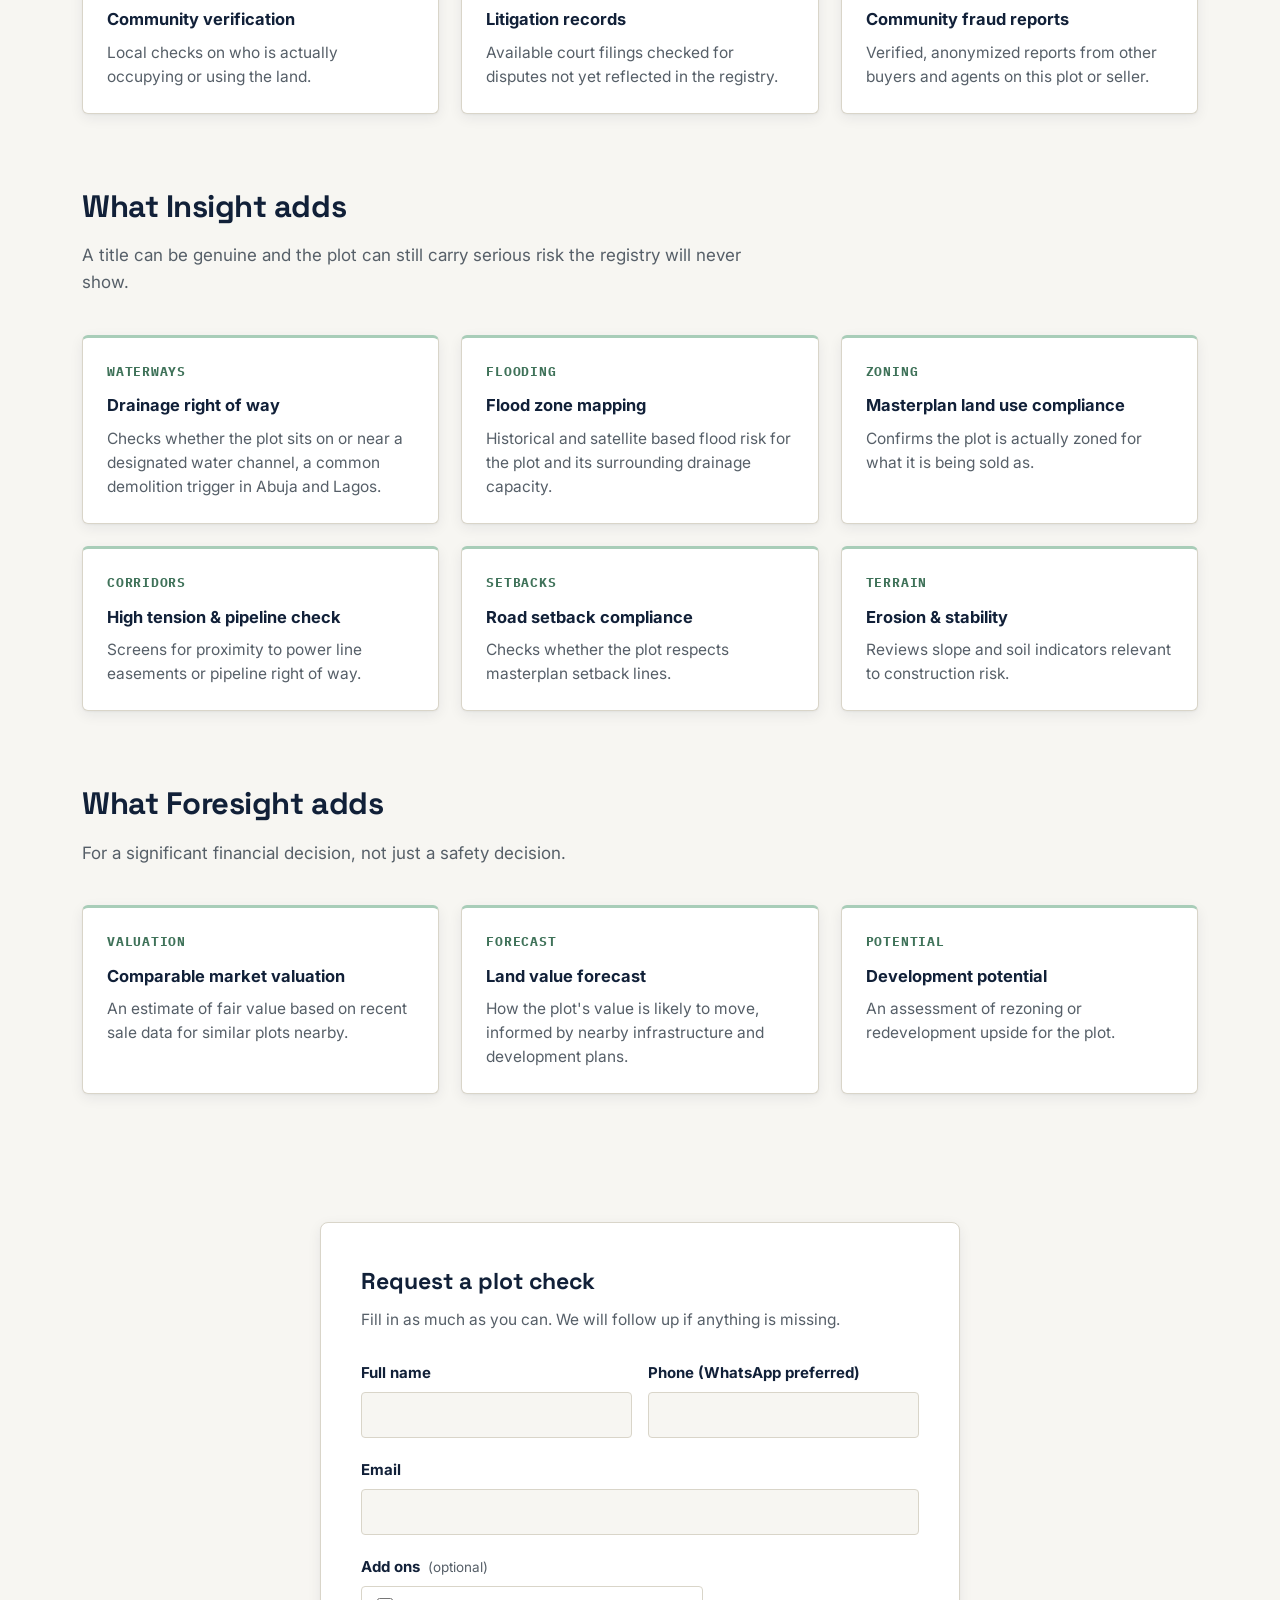
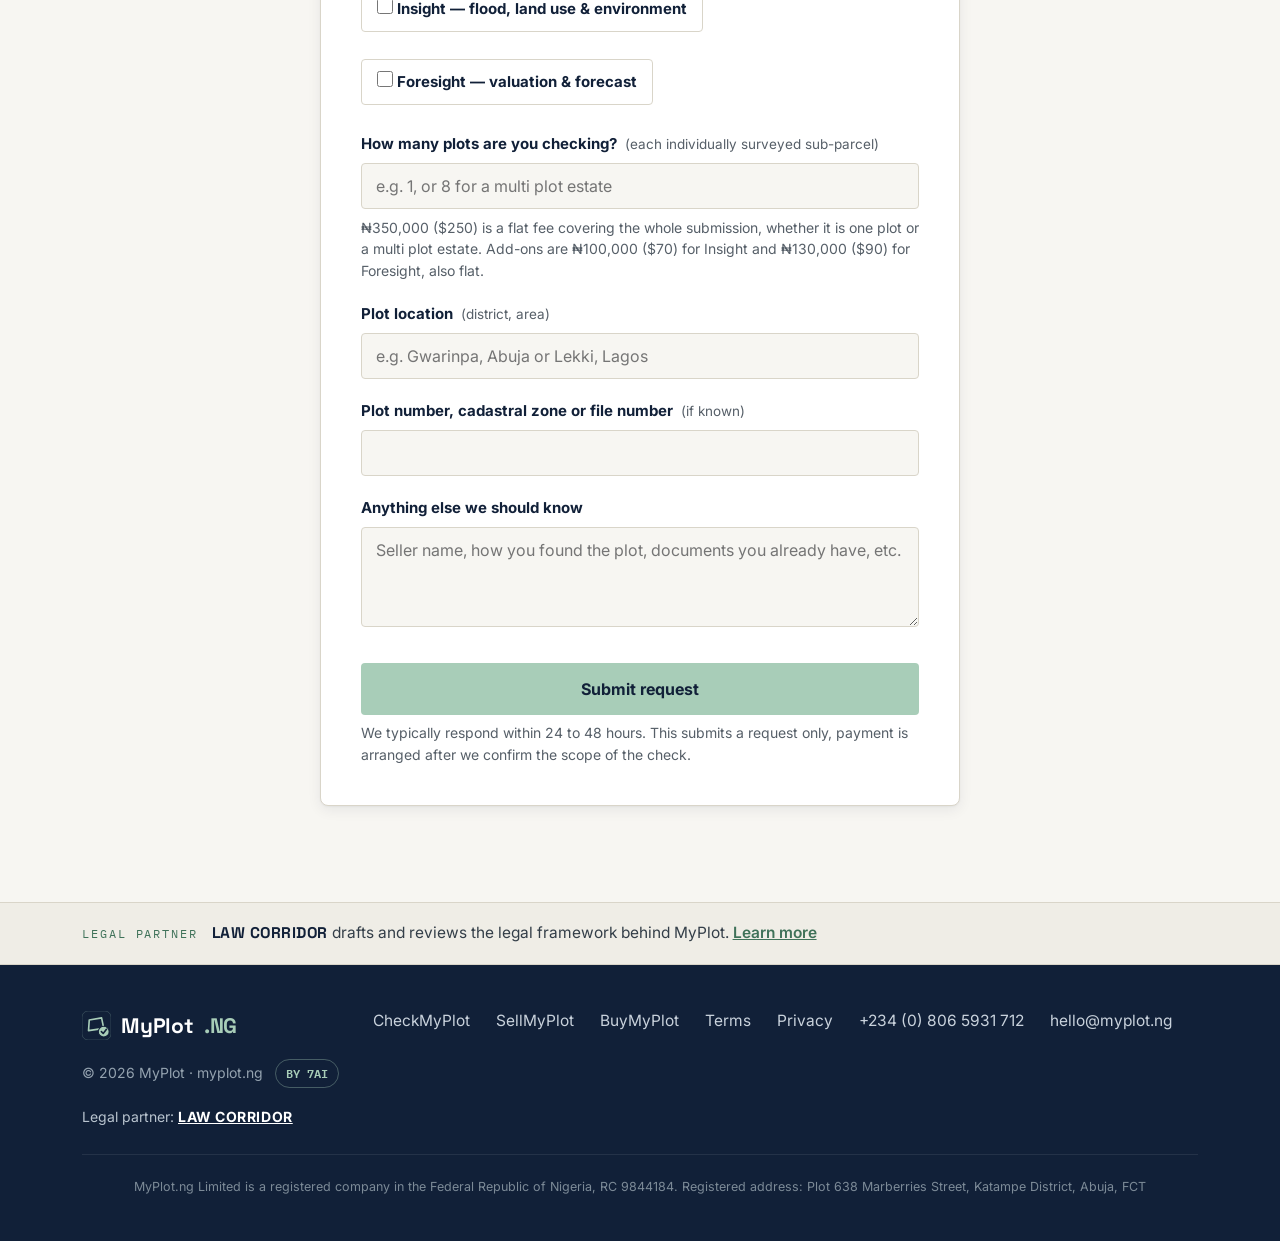
<file: check/index.html>
<!DOCTYPE html>
<html lang="en">
<head>
<meta charset="UTF-8">
<meta name="viewport" content="width=device-width, initial-scale=1.0">
<title>CheckMyPlot — Assurance, Insight, Foresight | MyPlot by 7Ai</title>
<meta name="description" content="Request an AI powered land risk report for any plot in Abuja or Lagos. Assurance is mandatory. Insight adds flood and land use screening. Foresight adds valuation and forecast.">
<link rel="icon" type="image/svg+xml" href="../assets/logo/icon.svg">
<link rel="preconnect" href="https://fonts.googleapis.com">
<link rel="preconnect" href="https://fonts.gstatic.com" crossorigin>
<link href="https://fonts.googleapis.com/css2?family=Space+Grotesk:wght@500;600;700&family=Inter:wght@400;500;600;700&family=IBM+Plex+Mono:wght@400;500;600&display=swap" rel="stylesheet">
<link rel="stylesheet" href="../css/style.css">
</head>
<body>

<header class="site">
  <div class="nav">
    <a href="../index.html" class="brand">
      <svg class="brand-icon" viewBox="0 0 160 160" xmlns="http://www.w3.org/2000/svg" aria-hidden="true">
        <rect x="0" y="0" width="160" height="160" rx="34" fill="#112038" stroke="#A8CDB8" stroke-opacity="0.4" stroke-width="3"/>
        <polygon points="40,50 108,38 120,96 36,108" fill="none" stroke="#A8CDB8" stroke-width="9" stroke-linejoin="round" stroke-linecap="round"/>
        <circle cx="120" cy="114" r="30" fill="#A8CDB8" stroke="#112038" stroke-width="6"/>
        <path d="M107,114 L117,124 L135,101" fill="none" stroke="#112038" stroke-width="9" stroke-linecap="round" stroke-linejoin="round"/>
      </svg>
      MyPlot<span class="dot">.NG</span><span class="brand-tag">BY 7AI</span>
    </a>
    <nav class="product-tabs">
      <a href="../check/index.html" class="active">CheckMyPlot</a>
      <a href="../sell/index.html">SellMyPlot</a>
      <a href="../buy/index.html">BuyMyPlot</a>
      <a href="../login/index.html" class="nav-login">Log in</a>
    </nav>
  </div>
</header>

<section class="hero" style="padding-bottom:0;">
  <div class="wrap hero-inner">
    <a href="../index.html" class="back-link">← All products</a>
    <span class="eyebrow">CHECKMYPLOT</span>
    <h1>Know what's really on that plot.</h1>
    <p class="lede" style="margin-bottom:40px;">CheckMyPlot is three tiers that build on each other. Assurance is mandatory for every plot. Insight and Foresight are optional, for anyone who wants a deeper picture before they commit.</p>
  </div>
</section>

<section class="products" style="padding-top:56px;">
  <div class="wrap">
    <div class="product-row">
      <div class="product-card">
        <span class="product-step">MANDATORY</span>
        <h3>Assurance</h3>
        <p>Document authentication, the AGIS and FCDA registries (Abuja), the Lagos State land registry, baseline geospatial screening, on the ground checks, court records, and community fraud reports.</p>
        <div class="product-price">₦350,000 flat fee</div>
        <div class="product-price-usd">$250 flat fee</div>
        <a href="#request-form" class="btn btn-primary">Start here →</a>
      </div>
      <div class="product-card mid">
        <span class="product-step">ADD ON</span>
        <h3>Insight</h3>
        <p>Waterway and flood risk, masterplan land use compliance, high tension and pipeline corridor checks, setback compliance, and erosion risk.</p>
        <div class="product-price">+₦100,000 flat fee</div>
        <div class="product-price-usd">+$70 flat fee</div>
        <a href="#request-form" class="btn btn-primary">Add to a check →</a>
      </div>
      <div class="product-card">
        <span class="product-step">ADD ON</span>
        <h3>Foresight</h3>
        <p>Comparable market valuation, a land value forecast, and a development potential assessment for the plot.</p>
        <div class="product-price">+₦130,000 flat fee</div>
        <div class="product-price-usd">+$90 flat fee</div>
        <a href="#request-form" class="btn btn-primary">Add to a check →</a>
      </div>
    </div>
    <p class="form-note" style="text-align:center; margin-top:22px;">Dollar prices are indicative, based on an approximate exchange rate, and may vary slightly at the time of payment. Naira is the official transaction currency.</p>
  </div>
</section>

<section class="content-section" style="padding-top:48px;">
  <div class="wrap">
    <div class="section-head">
      <h2>What Assurance checks</h2>
      <p>Every plot must clear these six sources before it can be listed. A mismatch between them is often the most valuable finding.</p>
    </div>
    <div class="info-grid">
      <div class="info-item">
        <span class="num">01 · DOCUMENTS</span>
        <h4>Document authentication</h4>
        <p>C of O, Deed of Assignment and Survey Plan checked for alteration or mismatched details.</p>
      </div>
      <div class="info-item">
        <span class="num">02 · REGISTRY</span>
        <h4>Registry cross check: Abuja &amp; Lagos</h4>
        <p>Ownership status, encumbrances and litigation flags checked against the official registry: AGIS and FCDA for Abuja plots, the Lagos State land registry for Lagos plots.</p>
      </div>
      <div class="info-item">
        <span class="num">03 · SATELLITE</span>
        <h4>Baseline geospatial screening</h4>
        <p>Satellite imagery confirms the plot's boundary and location against its survey plan.</p>
      </div>
      <div class="info-item">
        <span class="num">04 · ON THE GROUND</span>
        <h4>Community verification</h4>
        <p>Local checks on who is actually occupying or using the land.</p>
      </div>
      <div class="info-item">
        <span class="num">05 · COURTS</span>
        <h4>Litigation records</h4>
        <p>Available court filings checked for disputes not yet reflected in the registry.</p>
      </div>
      <div class="info-item">
        <span class="num">06 · REPORTS</span>
        <h4>Community fraud reports</h4>
        <p>Verified, anonymized reports from other buyers and agents on this plot or seller.</p>
      </div>
    </div>
  </div>
</section>

<section class="content-section" style="padding-top:0;">
  <div class="wrap">
    <div class="section-head">
      <h2>What Insight adds</h2>
      <p>A title can be genuine and the plot can still carry serious risk the registry will never show.</p>
    </div>
    <div class="info-grid">
      <div class="info-item">
        <span class="num">WATERWAYS</span>
        <h4>Drainage right of way</h4>
        <p>Checks whether the plot sits on or near a designated water channel, a common demolition trigger in Abuja and Lagos.</p>
      </div>
      <div class="info-item">
        <span class="num">FLOODING</span>
        <h4>Flood zone mapping</h4>
        <p>Historical and satellite based flood risk for the plot and its surrounding drainage capacity.</p>
      </div>
      <div class="info-item">
        <span class="num">ZONING</span>
        <h4>Masterplan land use compliance</h4>
        <p>Confirms the plot is actually zoned for what it is being sold as.</p>
      </div>
      <div class="info-item">
        <span class="num">CORRIDORS</span>
        <h4>High tension &amp; pipeline check</h4>
        <p>Screens for proximity to power line easements or pipeline right of way.</p>
      </div>
      <div class="info-item">
        <span class="num">SETBACKS</span>
        <h4>Road setback compliance</h4>
        <p>Checks whether the plot respects masterplan setback lines.</p>
      </div>
      <div class="info-item">
        <span class="num">TERRAIN</span>
        <h4>Erosion &amp; stability</h4>
        <p>Reviews slope and soil indicators relevant to construction risk.</p>
      </div>
    </div>
  </div>
</section>

<section class="content-section" style="padding-top:0;">
  <div class="wrap">
    <div class="section-head">
      <h2>What Foresight adds</h2>
      <p>For a significant financial decision, not just a safety decision.</p>
    </div>
    <div class="info-grid">
      <div class="info-item">
        <span class="num">VALUATION</span>
        <h4>Comparable market valuation</h4>
        <p>An estimate of fair value based on recent sale data for similar plots nearby.</p>
      </div>
      <div class="info-item">
        <span class="num">FORECAST</span>
        <h4>Land value forecast</h4>
        <p>How the plot's value is likely to move, informed by nearby infrastructure and development plans.</p>
      </div>
      <div class="info-item">
        <span class="num">POTENTIAL</span>
        <h4>Development potential</h4>
        <p>An assessment of rezoning or redevelopment upside for the plot.</p>
      </div>
    </div>
  </div>
</section>

<section class="form-section">
  <div class="wrap">
    <div class="form-card" id="request-form">
      <h3>Request a plot check</h3>
      <p>Fill in as much as you can. We will follow up if anything is missing.</p>

      <form method="POST" data-myplot-form data-supabase-table="check_requests">
        <input type="hidden" name="form_source" value="CheckMyPlot request">

        <div class="form-row-2">
          <div class="field">
            <label for="check-name">Full name</label>
            <input type="text" id="check-name" name="name" required>
          </div>
          <div class="field">
            <label for="check-phone">Phone (WhatsApp preferred)</label>
            <input type="tel" id="check-phone" name="phone" required>
          </div>
        </div>

        <div class="field">
          <label for="check-email">Email</label>
          <input type="email" id="check-email" name="email" required>
        </div>

        <div class="field">
          <label>Add ons <span class="hint">(optional)</span></label>
          <div class="radio-row">
            <label class="radio-option"><input type="checkbox" name="addon_insight" value="yes"> Insight — flood, land use &amp; environment</label>
            <label class="radio-option"><input type="checkbox" name="addon_foresight" value="yes"> Foresight — valuation &amp; forecast</label>
          </div>
        </div>

        <div class="field">
          <label for="check-plot-count">How many plots are you checking? <span class="hint">(each individually surveyed sub-parcel)</span></label>
          <input type="text" id="check-plot-count" name="plot_count" placeholder="e.g. 1, or 8 for a multi plot estate">
          <p class="form-note" style="margin-top:8px;">₦350,000 ($250) is a flat fee covering the whole submission, whether it is one plot or a multi plot estate. Add-ons are ₦100,000 ($70) for Insight and ₦130,000 ($90) for Foresight, also flat.</p>
        </div>

        <div class="field">
          <label for="check-location">Plot location <span class="hint">(district, area)</span></label>
          <input type="text" id="check-location" name="plot_location" placeholder="e.g. Gwarinpa, Abuja or Lekki, Lagos" required>
        </div>

        <div class="field">
          <label for="check-refs">Plot number, cadastral zone or file number <span class="hint">(if known)</span></label>
          <input type="text" id="check-refs" name="plot_reference">
        </div>

        <div class="field">
          <label for="check-details">Anything else we should know</label>
          <textarea id="check-details" name="details" placeholder="Seller name, how you found the plot, documents you already have, etc."></textarea>
        </div>

        <button type="submit" class="btn btn-primary form-submit">Submit request</button>
        <div class="form-success">Thank you. Your request has been received. We will be in touch within 24 to 48 hours.</div>
        <div class="form-error">Something went wrong sending your request. Please try again, or reach us directly.</div>
        <p class="form-note">We typically respond within 24 to 48 hours. This submits a request only, payment is arranged after we confirm the scope of the check.</p>
      </form>
    </div>
  </div>
</section>

<div class="lp-strip"><div class="wrap"><span class="tag">LEGAL PARTNER</span><span><b>Law Corridor</b> drafts and reviews the legal framework behind MyPlot. <a href="../index.html#legal-partner">Learn more</a></span></div></div>

<footer>
  <div class="wrap">
    <div class="footer-row">
      <a href="../index.html" class="brand">
        <svg class="brand-icon" viewBox="0 0 160 160" xmlns="http://www.w3.org/2000/svg" aria-hidden="true">
          <rect x="0" y="0" width="160" height="160" rx="34" fill="#112038" stroke="#A8CDB8" stroke-opacity="0.4" stroke-width="3"/>
          <polygon points="40,50 108,38 120,96 36,108" fill="none" stroke="#A8CDB8" stroke-width="9" stroke-linejoin="round" stroke-linecap="round"/>
          <circle cx="120" cy="114" r="30" fill="#A8CDB8" stroke="#112038" stroke-width="6"/>
          <path d="M107,114 L117,124 L135,101" fill="none" stroke="#112038" stroke-width="9" stroke-linecap="round" stroke-linejoin="round"/>
        </svg>
        MyPlot<span class="dot">.NG</span>
      </a>
      <div class="footer-links">
        <a href="../check/index.html">CheckMyPlot</a>
        <a href="../sell/index.html">SellMyPlot</a>
        <a href="../buy/index.html">BuyMyPlot</a>
        <a href="../terms/index.html">Terms</a>
        <a href="../privacy/index.html">Privacy</a>
        <a href="tel:+2348065931712">+234 (0) 806 5931 712</a>
        <a href="mailto:hello@myplot.ng">hello@myplot.ng</a>
      </div>
      <div class="footer-meta">
        <span>© 2026 MyPlot · myplot.ng</span>
        <span class="tag7ai">BY 7AI</span>
      </div>
    </div>
    <div class="footer-partner">Legal partner: <b><a href="../index.html#legal-partner" style="color:inherit">LAW CORRIDOR</a></b></div>
    <div class="footer-legal">MyPlot.ng Limited is a registered company in the Federal Republic of Nigeria, RC 9844184. Registered address: Plot 638 Marberries Street, Katampe District, Abuja, FCT</div>
  </div>
</footer>

<script src="../js/main.js"></script>
</body>
</html>
</file>
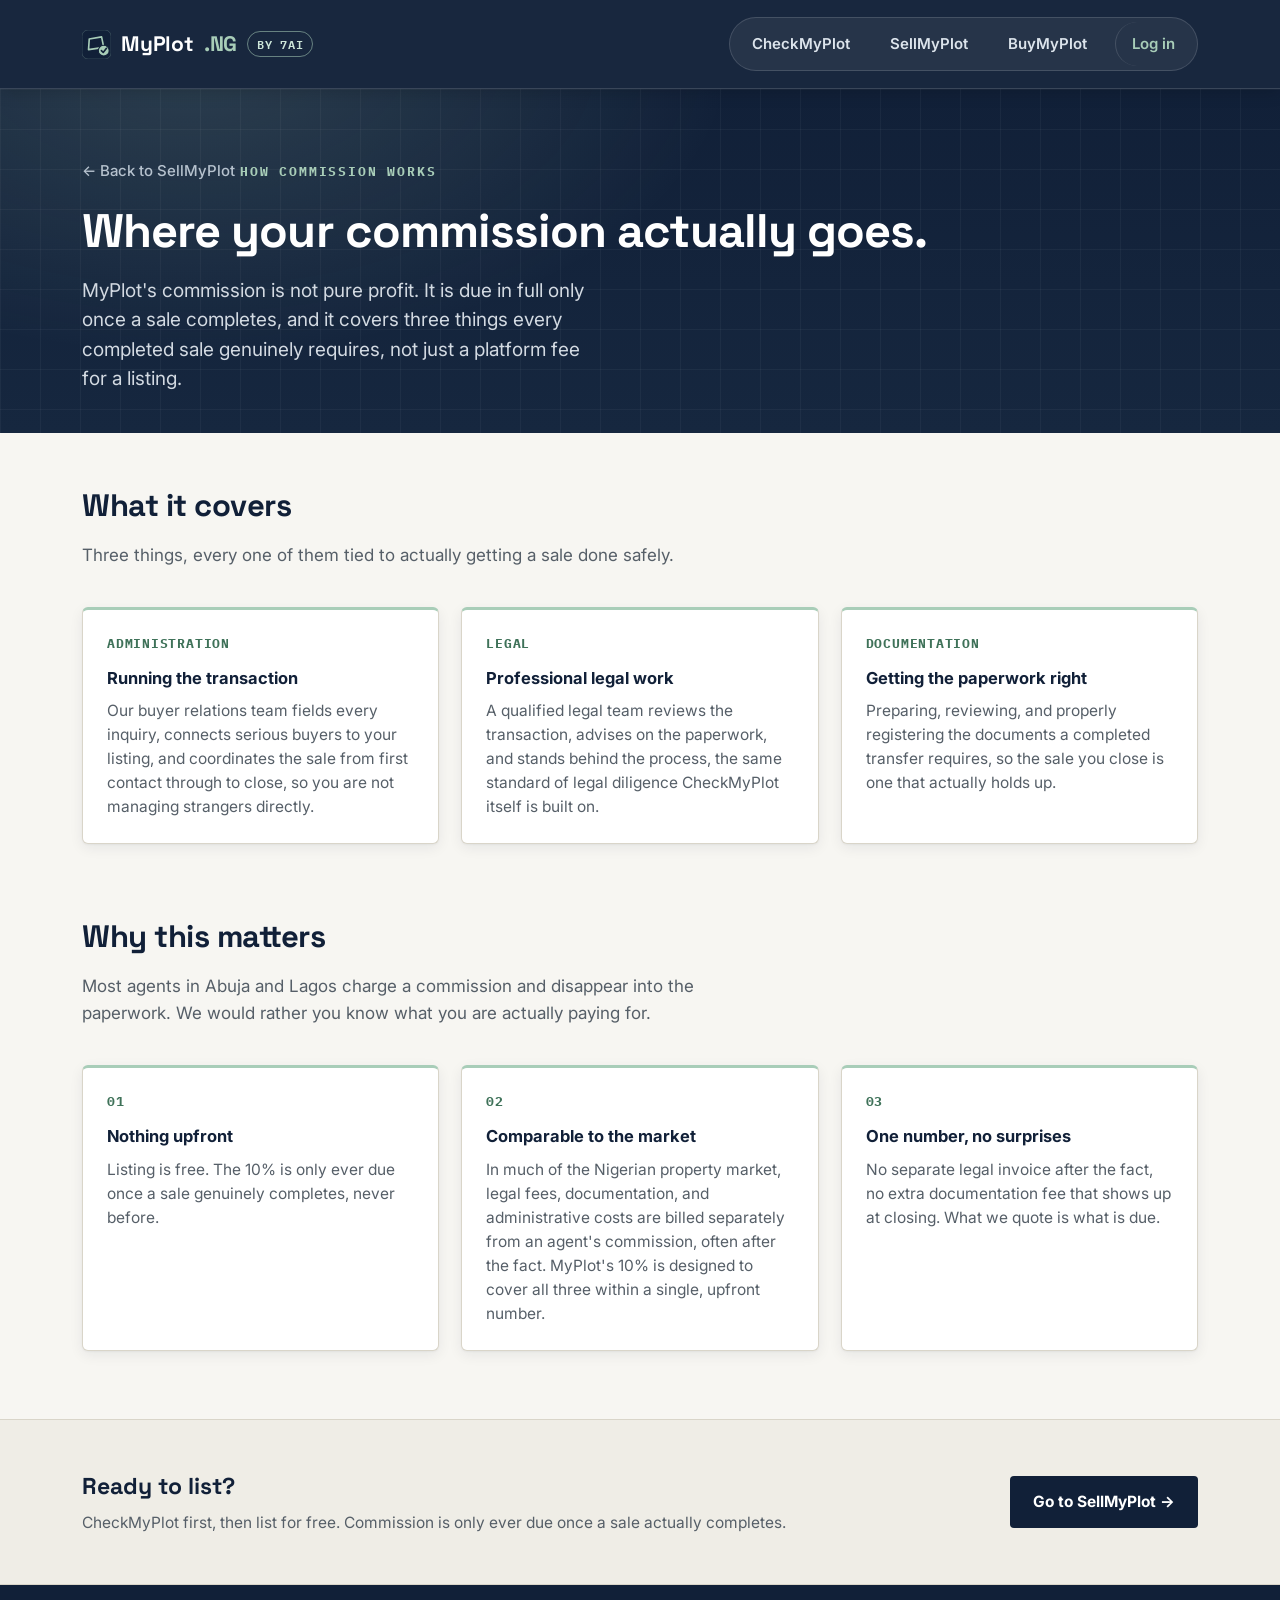
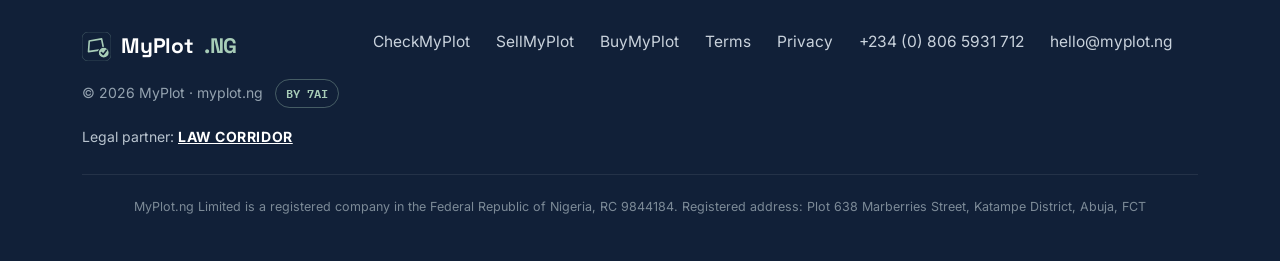
<file: commission/index.html>
<!DOCTYPE html>
<html lang="en">
<head>
<meta charset="UTF-8">
<meta name="viewport" content="width=device-width, initial-scale=1.0">
<title>How Commission Works — MyPlot by 7Ai</title>
<meta name="description" content="MyPlot's 10% commission is not pure profit. See what it actually covers, administration, legal work, and documentation, before you list.">
<link rel="icon" type="image/svg+xml" href="../assets/logo/icon.svg">
<link rel="preconnect" href="https://fonts.googleapis.com">
<link rel="preconnect" href="https://fonts.gstatic.com" crossorigin>
<link href="https://fonts.googleapis.com/css2?family=Space+Grotesk:wght@500;600;700&family=Inter:wght@400;500;600;700&family=IBM+Plex+Mono:wght@400;500;600&display=swap" rel="stylesheet">
<link rel="stylesheet" href="../css/style.css">
<style>
  /* This renderer is inconsistent with CSS Grid on this page specifically;
     override with flexbox for a guaranteed 3-column layout. */
  .commission-page .info-grid{ display:flex; flex-wrap:wrap; gap:22px; margin-top:34px; }
  .commission-page .info-item{ flex:1; min-width:280px; }
</style>
</head>
<body class="commission-page">

<header class="site">
  <div class="nav">
    <a href="../index.html" class="brand">
      <svg class="brand-icon" viewBox="0 0 160 160" xmlns="http://www.w3.org/2000/svg" aria-hidden="true">
        <rect x="0" y="0" width="160" height="160" rx="34" fill="#112038" stroke="#A8CDB8" stroke-opacity="0.4" stroke-width="3"/>
        <polygon points="40,50 108,38 120,96 36,108" fill="none" stroke="#A8CDB8" stroke-width="9" stroke-linejoin="round" stroke-linecap="round"/>
        <circle cx="120" cy="114" r="30" fill="#A8CDB8" stroke="#112038" stroke-width="6"/>
        <path d="M107,114 L117,124 L135,101" fill="none" stroke="#112038" stroke-width="9" stroke-linecap="round" stroke-linejoin="round"/>
      </svg>
      MyPlot<span class="dot">.NG</span><span class="brand-tag">BY 7AI</span>
    </a>
    <nav class="product-tabs">
      <a href="../check/index.html">CheckMyPlot</a>
      <a href="../sell/index.html">SellMyPlot</a>
      <a href="../buy/index.html">BuyMyPlot</a>
      <a href="../login/index.html" class="nav-login">Log in</a>
    </nav>
  </div>
</header>

<section class="hero" style="padding-bottom:0;">
  <div class="wrap hero-inner">
    <a href="../sell/index.html" class="back-link">← Back to SellMyPlot</a>
    <span class="eyebrow">HOW COMMISSION WORKS</span>
    <h1>Where your commission actually goes.</h1>
    <p class="lede" style="margin-bottom:40px;">MyPlot's commission is not pure profit. It is due in full only once a sale completes, and it covers three things every completed sale genuinely requires, not just a platform fee for a listing.</p>
  </div>
</section>

<section class="content-section" style="padding-top:48px;">
  <div class="wrap">
    <div class="section-head">
      <h2>What it covers</h2>
      <p>Three things, every one of them tied to actually getting a sale done safely.</p>
    </div>
    <div class="info-grid">
      <div class="info-item">
        <span class="num">ADMINISTRATION</span>
        <h4>Running the transaction</h4>
        <p>Our buyer relations team fields every inquiry, connects serious buyers to your listing, and coordinates the sale from first contact through to close, so you are not managing strangers directly.</p>
      </div>
      <div class="info-item">
        <span class="num">LEGAL</span>
        <h4>Professional legal work</h4>
        <p>A qualified legal team reviews the transaction, advises on the paperwork, and stands behind the process, the same standard of legal diligence CheckMyPlot itself is built on.</p>
      </div>
      <div class="info-item">
        <span class="num">DOCUMENTATION</span>
        <h4>Getting the paperwork right</h4>
        <p>Preparing, reviewing, and properly registering the documents a completed transfer requires, so the sale you close is one that actually holds up.</p>
      </div>
    </div>
  </div>
</section>

<section class="content-section" style="padding-top:0;">
  <div class="wrap">
    <div class="section-head">
      <h2>Why this matters</h2>
      <p>Most agents in Abuja and Lagos charge a commission and disappear into the paperwork. We would rather you know what you are actually paying for.</p>
    </div>
    <div class="info-grid">
      <div class="info-item">
        <span class="num">01</span>
        <h4>Nothing upfront</h4>
        <p>Listing is free. The 10% is only ever due once a sale genuinely completes, never before.</p>
      </div>
      <div class="info-item">
        <span class="num">02</span>
        <h4>Comparable to the market</h4>
        <p>In much of the Nigerian property market, legal fees, documentation, and administrative costs are billed separately from an agent's commission, often after the fact. MyPlot's 10% is designed to cover all three within a single, upfront number.</p>
      </div>
      <div class="info-item">
        <span class="num">03</span>
        <h4>One number, no surprises</h4>
        <p>No separate legal invoice after the fact, no extra documentation fee that shows up at closing. What we quote is what is due.</p>
      </div>
    </div>
  </div>
</section>

<section class="report-cta">
  <div class="wrap">
    <div>
      <h2>Ready to list?</h2>
      <p>CheckMyPlot first, then list for free. Commission is only ever due once a sale actually completes.</p>
    </div>
    <a href="../sell/index.html" class="btn btn-dark">Go to SellMyPlot →</a>
  </div>
</section>

<footer>
  <div class="wrap">
    <div class="footer-row">
      <a href="../index.html" class="brand">
        <svg class="brand-icon" viewBox="0 0 160 160" xmlns="http://www.w3.org/2000/svg" aria-hidden="true">
          <rect x="0" y="0" width="160" height="160" rx="34" fill="#112038" stroke="#A8CDB8" stroke-opacity="0.4" stroke-width="3"/>
          <polygon points="40,50 108,38 120,96 36,108" fill="none" stroke="#A8CDB8" stroke-width="9" stroke-linejoin="round" stroke-linecap="round"/>
          <circle cx="120" cy="114" r="30" fill="#A8CDB8" stroke="#112038" stroke-width="6"/>
          <path d="M107,114 L117,124 L135,101" fill="none" stroke="#112038" stroke-width="9" stroke-linecap="round" stroke-linejoin="round"/>
        </svg>
        MyPlot<span class="dot">.NG</span>
      </a>
      <div class="footer-links">
        <a href="../check/index.html">CheckMyPlot</a>
        <a href="../sell/index.html">SellMyPlot</a>
        <a href="../buy/index.html">BuyMyPlot</a>
        <a href="../terms/index.html">Terms</a>
        <a href="../privacy/index.html">Privacy</a>
        <a href="tel:+2348065931712">+234 (0) 806 5931 712</a>
        <a href="mailto:hello@myplot.ng">hello@myplot.ng</a>
      </div>
      <div class="footer-meta">
        <span>© 2026 MyPlot · myplot.ng</span>
        <span class="tag7ai">BY 7AI</span>
      </div>
    </div>
    <div class="footer-partner">Legal partner: <b><a href="../index.html#legal-partner" style="color:inherit">LAW CORRIDOR</a></b></div>
    <div class="footer-legal">MyPlot.ng Limited is a registered company in the Federal Republic of Nigeria, RC 9844184. Registered address: Plot 638 Marberries Street, Katampe District, Abuja, FCT</div>
  </div>
</footer>

</body>
</html>
</file>
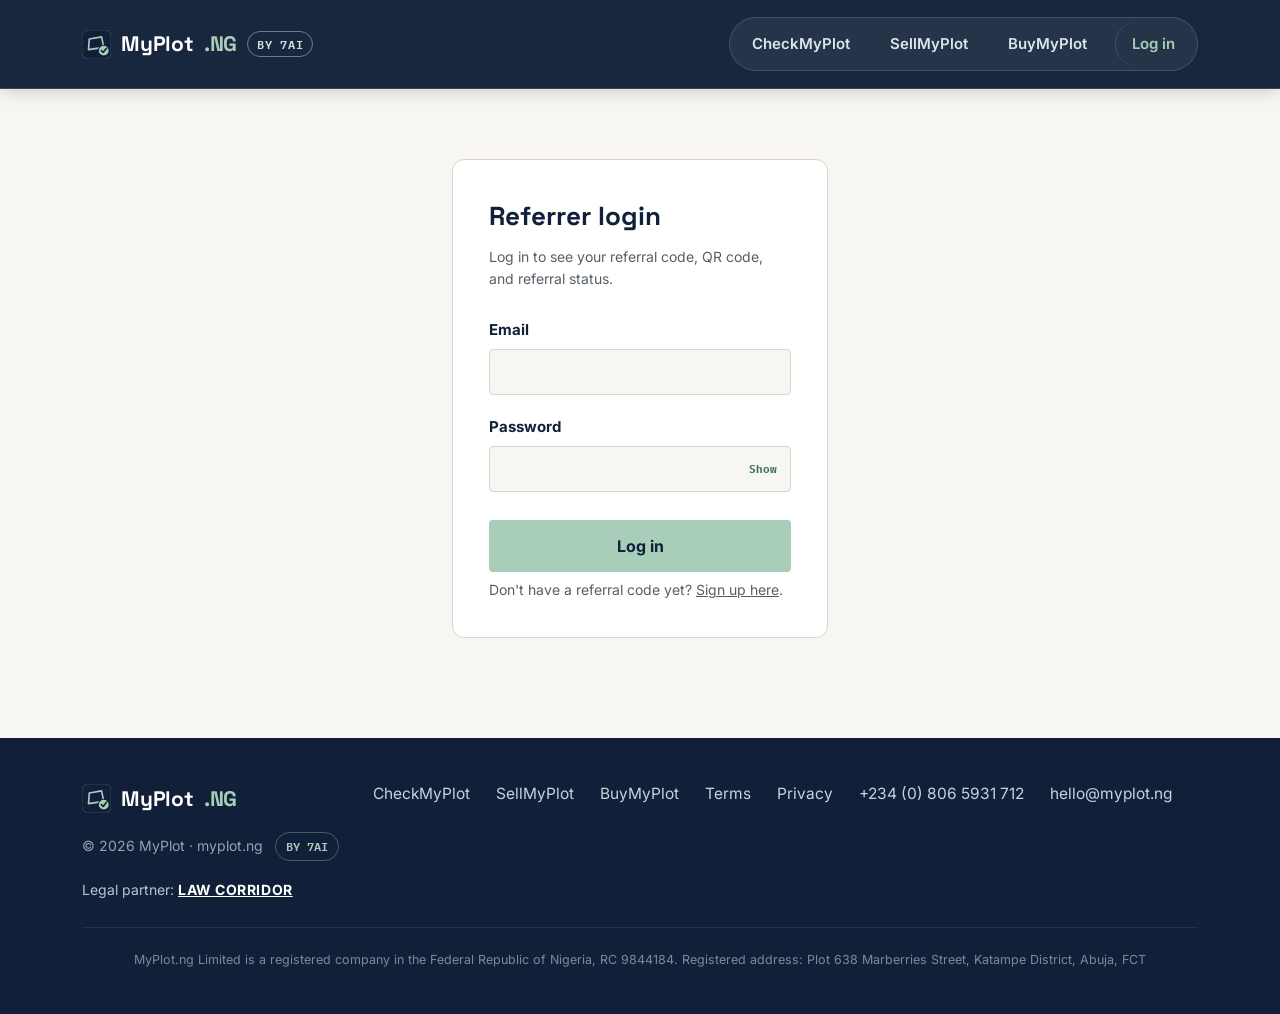
<file: login/index.html>
<!DOCTYPE html>
<html lang="en">
<head>
<meta charset="UTF-8">
<meta name="viewport" content="width=device-width, initial-scale=1.0">
<title>Referrer Login — MyPlot by 7Ai</title>
<meta name="description" content="Log in to your MyPlot referrer dashboard to see your referral code, QR code, and referral status.">
<link rel="icon" type="image/svg+xml" href="../assets/logo/icon.svg">
<link rel="preconnect" href="https://fonts.googleapis.com">
<link rel="preconnect" href="https://fonts.gstatic.com" crossorigin>
<link href="https://fonts.googleapis.com/css2?family=Space+Grotesk:wght@500;600;700&family=Inter:wght@400;500;600;700&family=IBM+Plex+Mono:wght@400;500;600&display=swap" rel="stylesheet">
<link rel="stylesheet" href="../css/style.css">
<style>
  .login-wrap{ max-width:440px; margin:0 auto; padding:70px 32px 100px; }
  .login-card{ background:#fff; border:1px solid var(--line); border-radius:12px; padding:36px; }
  .login-card h1{ font-family:var(--display); font-size:26px; color:var(--ink); margin-bottom:8px; }
  .login-card p.sub{ font-size:14px; color:var(--ink-faint); margin-bottom:28px; }
</style>
</head>
<body>

<header class="site">
  <div class="nav">
    <a href="../index.html" class="brand">
      <svg class="brand-icon" viewBox="0 0 160 160" xmlns="http://www.w3.org/2000/svg" aria-hidden="true">
        <rect x="0" y="0" width="160" height="160" rx="34" fill="#112038" stroke="#A8CDB8" stroke-opacity="0.4" stroke-width="3"/>
        <polygon points="40,50 108,38 120,96 36,108" fill="none" stroke="#A8CDB8" stroke-width="9" stroke-linejoin="round" stroke-linecap="round"/>
        <circle cx="120" cy="114" r="30" fill="#A8CDB8" stroke="#112038" stroke-width="6"/>
        <path d="M107,114 L117,124 L135,101" fill="none" stroke="#112038" stroke-width="9" stroke-linecap="round" stroke-linejoin="round"/>
      </svg>
      MyPlot<span class="dot">.NG</span><span class="brand-tag">BY 7AI</span>
    </a>
    <nav class="product-tabs">
      <a href="../check/index.html">CheckMyPlot</a>
      <a href="../sell/index.html">SellMyPlot</a>
      <a href="../buy/index.html">BuyMyPlot</a>
      <a href="../login/index.html" class="nav-login">Log in</a>
    </nav>
  </div>
</header>

<div class="login-wrap">
  <div class="login-card">
    <h1>Referrer login</h1>
    <p class="sub">Log in to see your referral code, QR code, and referral status.</p>

    <form id="login-form">
      <div class="field">
        <label for="login-email">Email</label>
        <input type="email" id="login-email" name="email" required>
      </div>
      <div class="field">
        <label for="login-password">Password</label>
        <div class="password-field">
          <input type="password" id="login-password" name="password" required>
          <button type="button" class="password-toggle" data-for="login-password" aria-label="Show password">Show</button>
        </div>
      </div>
      <button type="submit" class="btn btn-primary form-submit" style="width:100%;">Log in</button>
      <div class="form-success" style="display:none;">Logged in. Taking you to your dashboard...</div>
      <div class="form-error" style="display:none;">Incorrect email or password. Please try again.</div>
      <p class="form-note">Don't have a referral code yet? <a href="../refer/index.html">Sign up here</a>.</p>
    </form>
  </div>
</div>

<footer>
  <div class="wrap">
    <div class="footer-row">
      <a href="../index.html" class="brand">
        <svg class="brand-icon" viewBox="0 0 160 160" xmlns="http://www.w3.org/2000/svg" aria-hidden="true">
          <rect x="0" y="0" width="160" height="160" rx="34" fill="#112038" stroke="#A8CDB8" stroke-opacity="0.4" stroke-width="3"/>
          <polygon points="40,50 108,38 120,96 36,108" fill="none" stroke="#A8CDB8" stroke-width="9" stroke-linejoin="round" stroke-linecap="round"/>
          <circle cx="120" cy="114" r="30" fill="#A8CDB8" stroke="#112038" stroke-width="6"/>
          <path d="M107,114 L117,124 L135,101" fill="none" stroke="#112038" stroke-width="9" stroke-linecap="round" stroke-linejoin="round"/>
        </svg>
        MyPlot<span class="dot">.NG</span>
      </a>
      <div class="footer-links">
        <a href="../check/index.html">CheckMyPlot</a>
        <a href="../sell/index.html">SellMyPlot</a>
        <a href="../buy/index.html">BuyMyPlot</a>
        <a href="../terms/index.html">Terms</a>
        <a href="../privacy/index.html">Privacy</a>
        <a href="tel:+2348065931712">+234 (0) 806 5931 712</a>
        <a href="mailto:hello@myplot.ng">hello@myplot.ng</a>
      </div>
      <div class="footer-meta">
        <span>© 2026 MyPlot · myplot.ng</span>
        <span class="tag7ai">BY 7AI</span>
      </div>
    </div>
    <div class="footer-partner">Legal partner: <b><a href="../index.html#legal-partner" style="color:inherit">LAW CORRIDOR</a></b></div>
    <div class="footer-legal">MyPlot.ng Limited is a registered company in the Federal Republic of Nigeria, RC 9844184. Registered address: Plot 638 Marberries Street, Katampe District, Abuja, FCT</div>
  </div>
</footer>

<script src="../js/main.js"></script>
<script>
  // Login, then make sure this referrer has a profile row (their first
  // login after signing up creates it, using the name/phone/payout details
  // that were stored as auth metadata at signup time), then go to the
  // dashboard.
  document.getElementById("login-form").addEventListener("submit", function (e) {
    e.preventDefault();

    var form = e.target;
    var email = form.email.value.trim();
    var password = form.password.value;
    var successEl = document.querySelector(".form-success");
    var errorEl = document.querySelector(".form-error");
    var submitBtn = form.querySelector(".form-submit");

    successEl.style.display = "none";
    errorEl.style.display = "none";
    submitBtn.disabled = true;
    submitBtn.textContent = "Logging in...";

    window.MyPlotAuth.signIn(email, password)
      .then(function (session) {
        // Does a referrer profile already exist for this account?
        return window.MyPlotAuth.authedFetch("/rest/v1/referrers?select=id", { method: "GET" })
          .then(function (rows) {
            if (rows && rows.length > 0) return; // already exists, nothing to do

            // First login after signup: create the profile now, using the
            // details that were carried as auth metadata since signup.
            var meta = session.user.user_metadata || {};
            return window.MyPlotAuth.authedFetch("/rest/v1/referrers", {
              method: "POST",
              headers: { Prefer: "return=minimal" },
              body: JSON.stringify({
                user_id: session.user.id,
                name: meta.name || "",
                phone: meta.phone || "",
                email: session.user.email,
                bank_account_name: meta.bank_account_name || null,
                bank_account_number: meta.bank_account_number || null,
                bank_name: meta.bank_name || null,
              }),
            });
          });
      })
      .then(function () {
        showMessage(successEl);
        window.location.href = "../dashboard/index.html";
      })
      .catch(function () {
        showMessage(errorEl);
        submitBtn.disabled = false;
        submitBtn.textContent = "Log in";
      });
  });
</script>
</body>
</html>
</file>
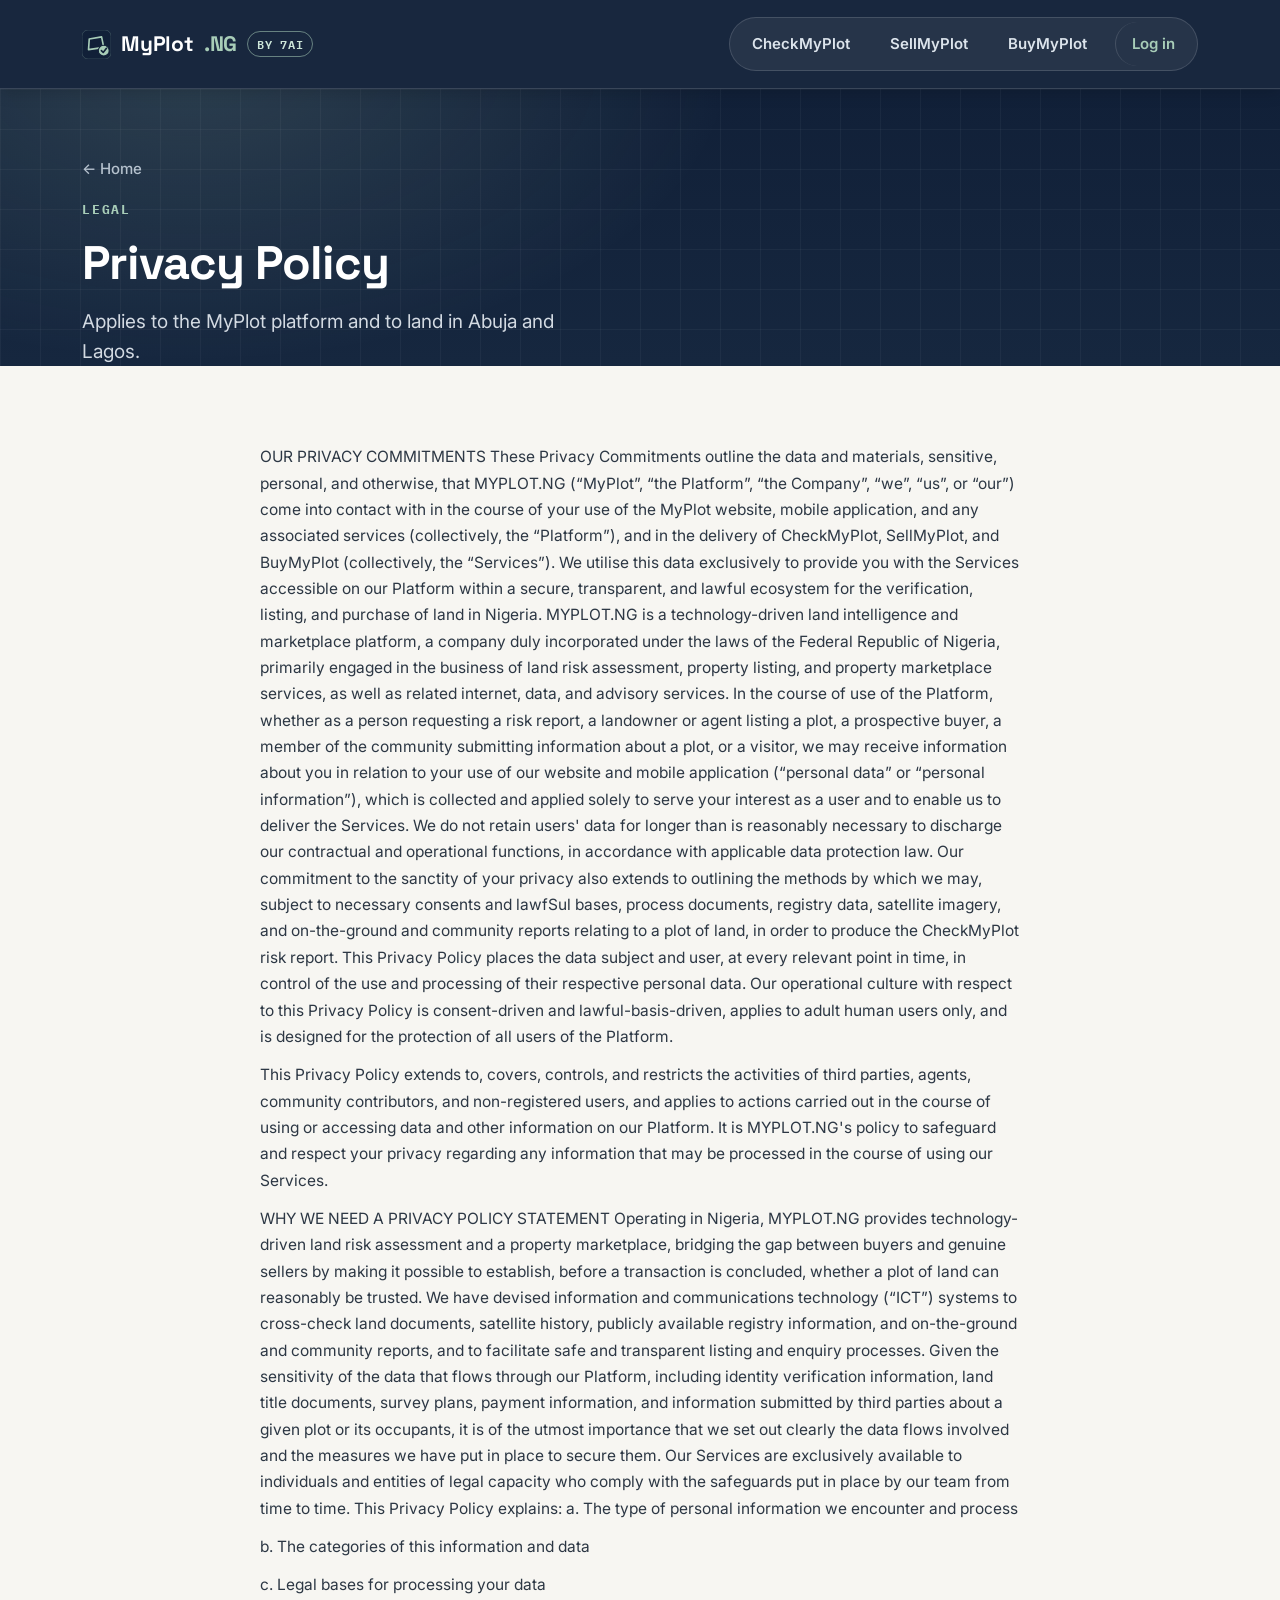
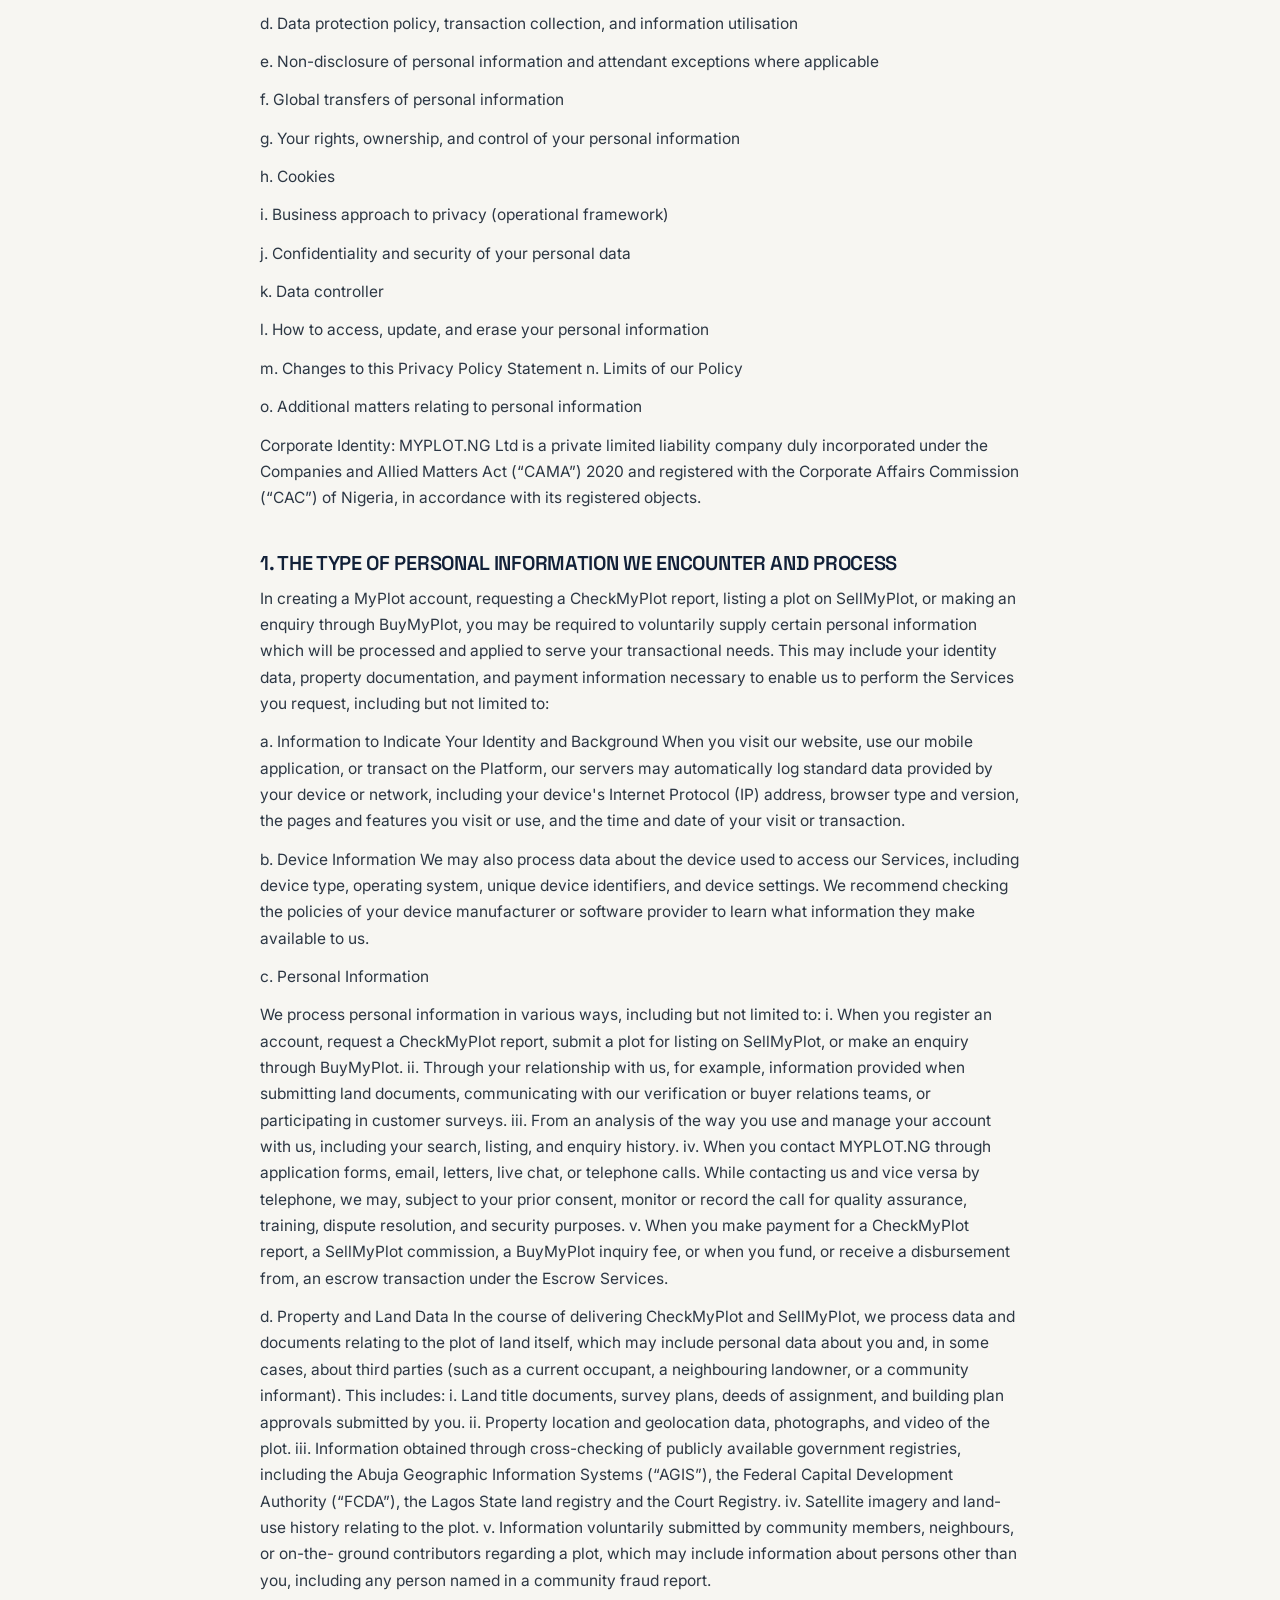
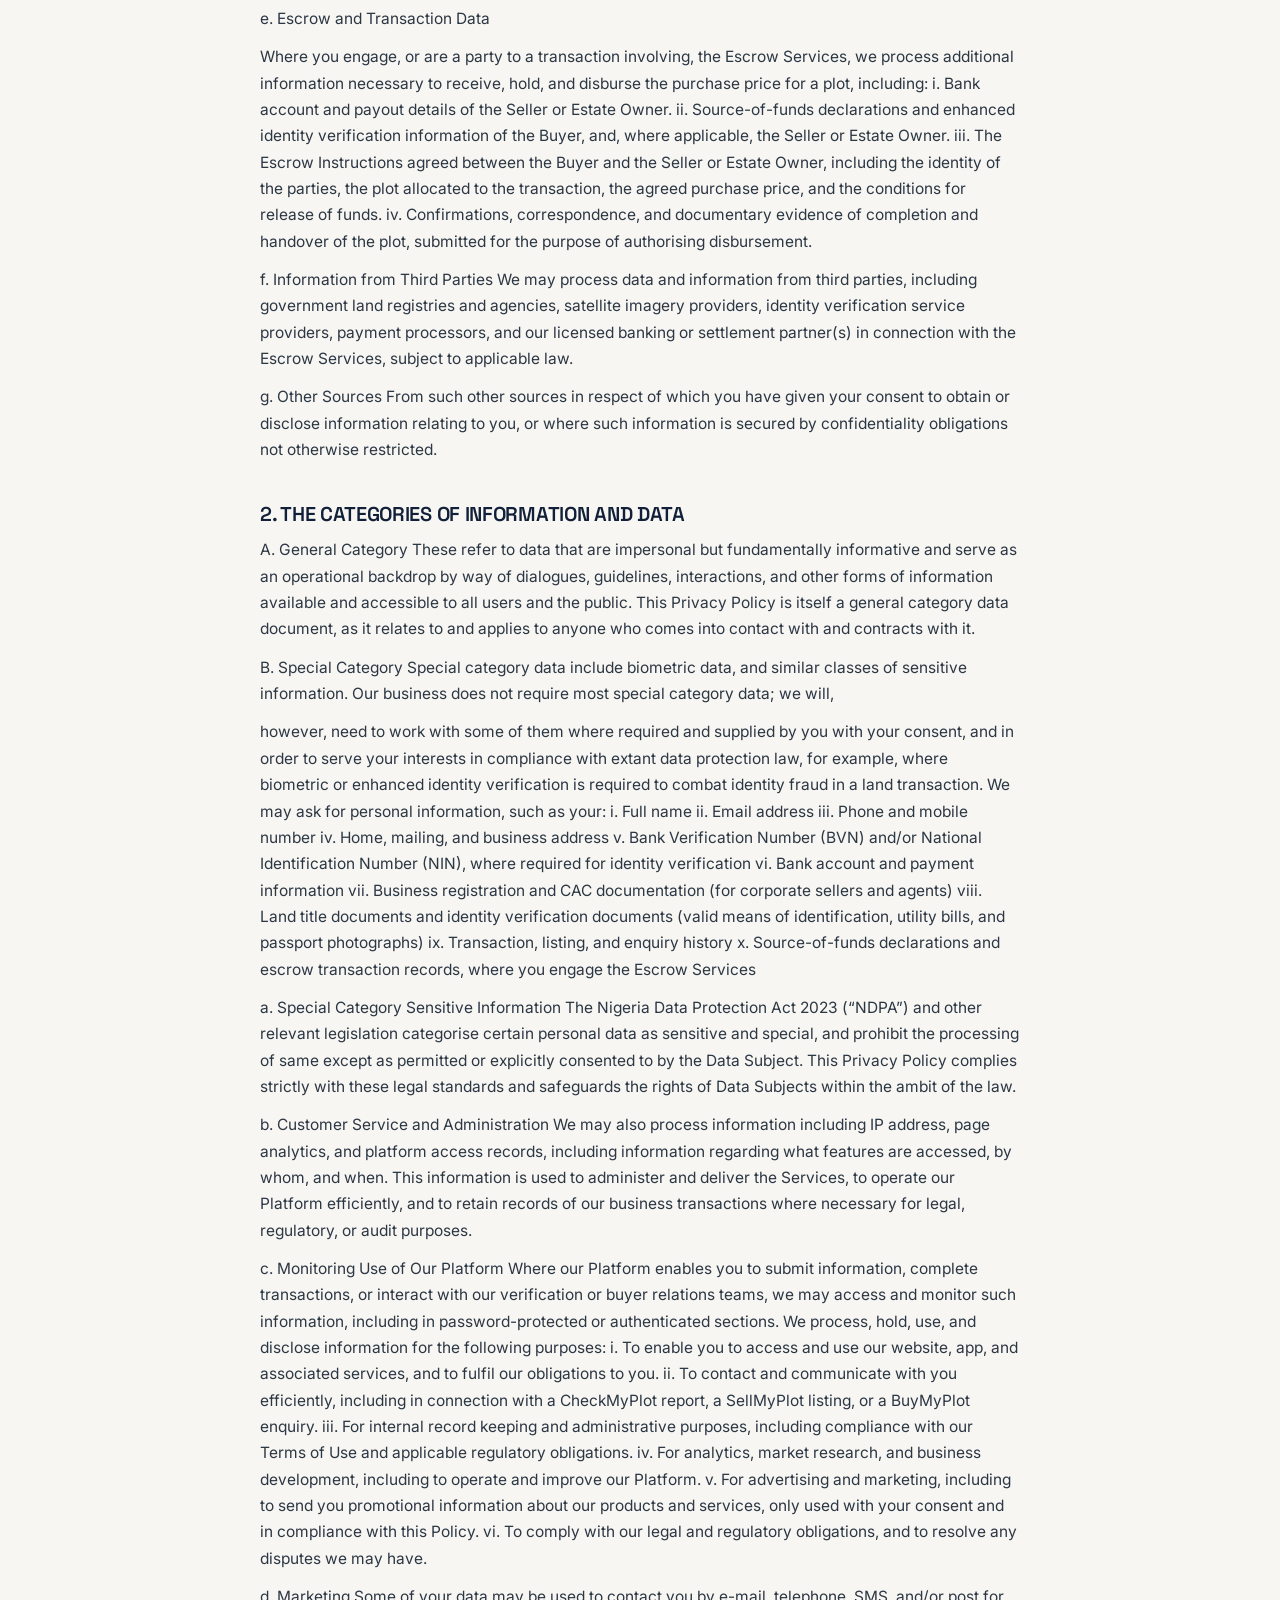
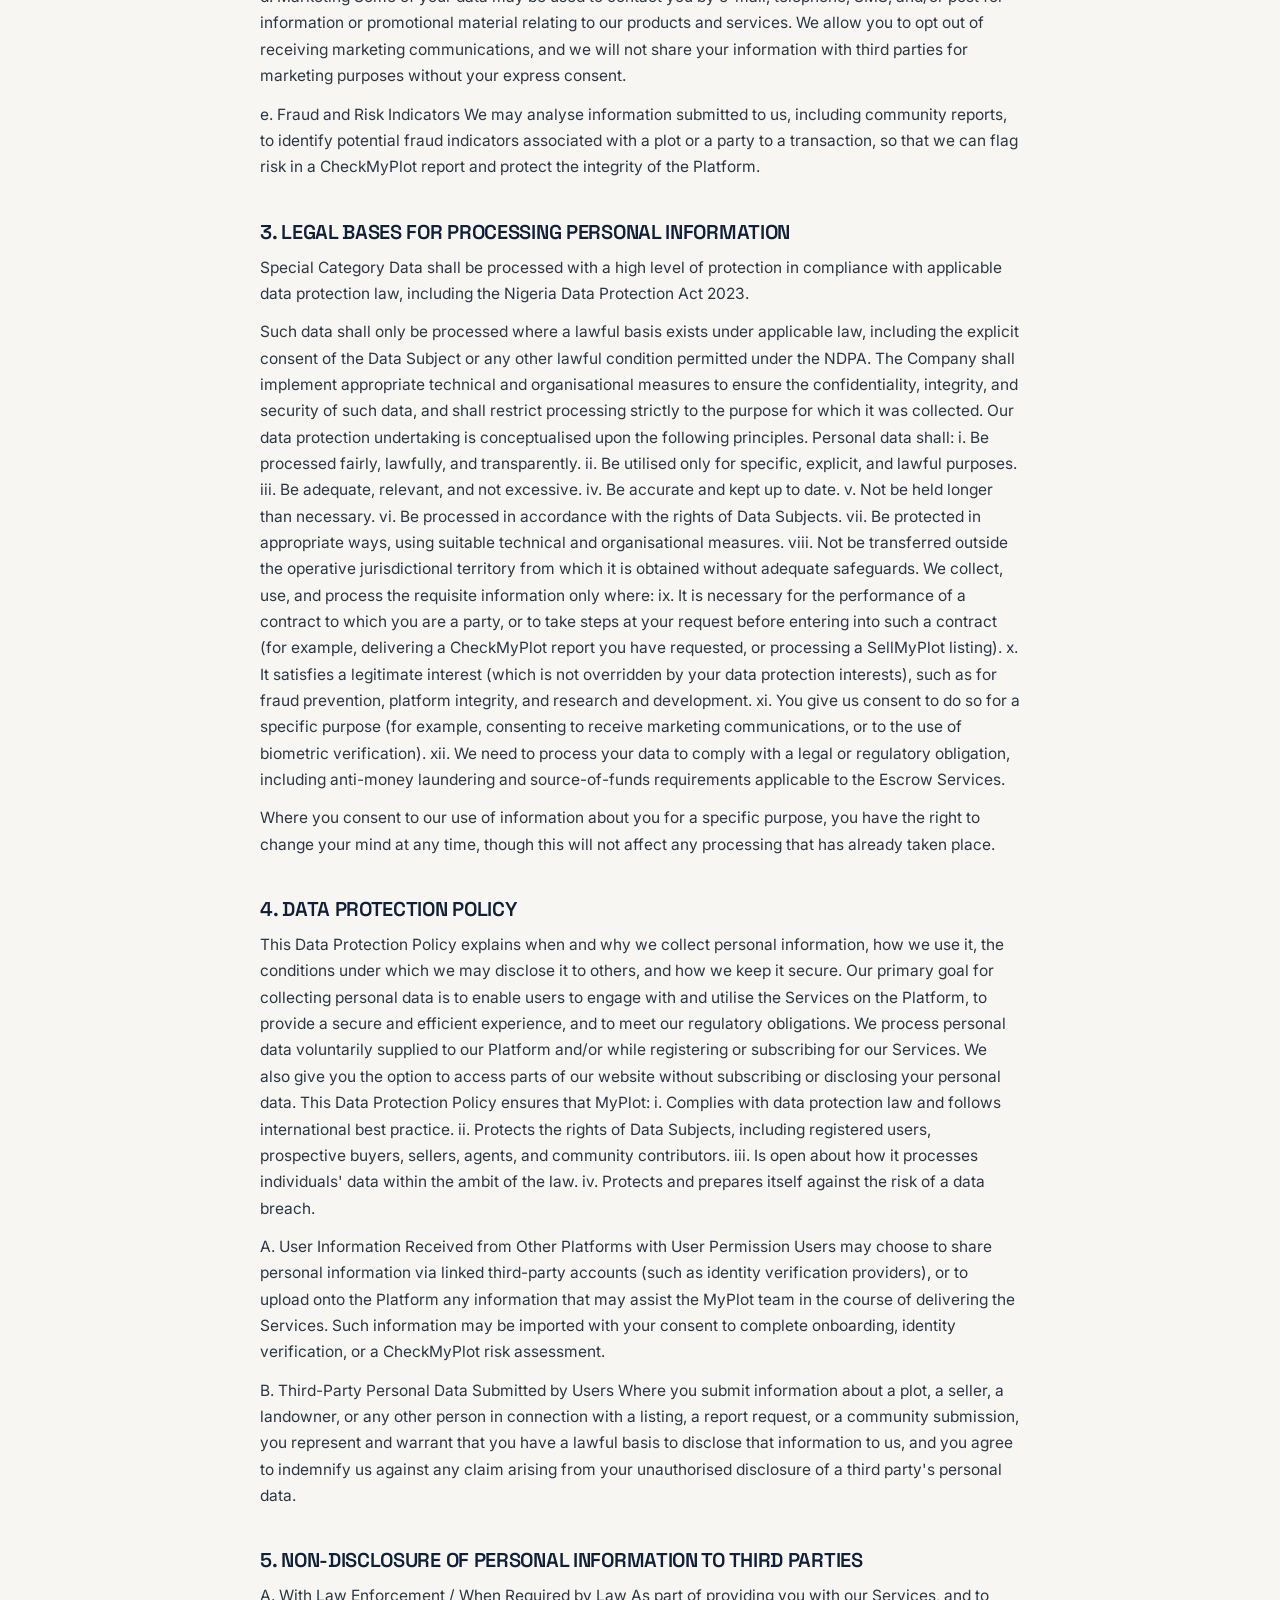
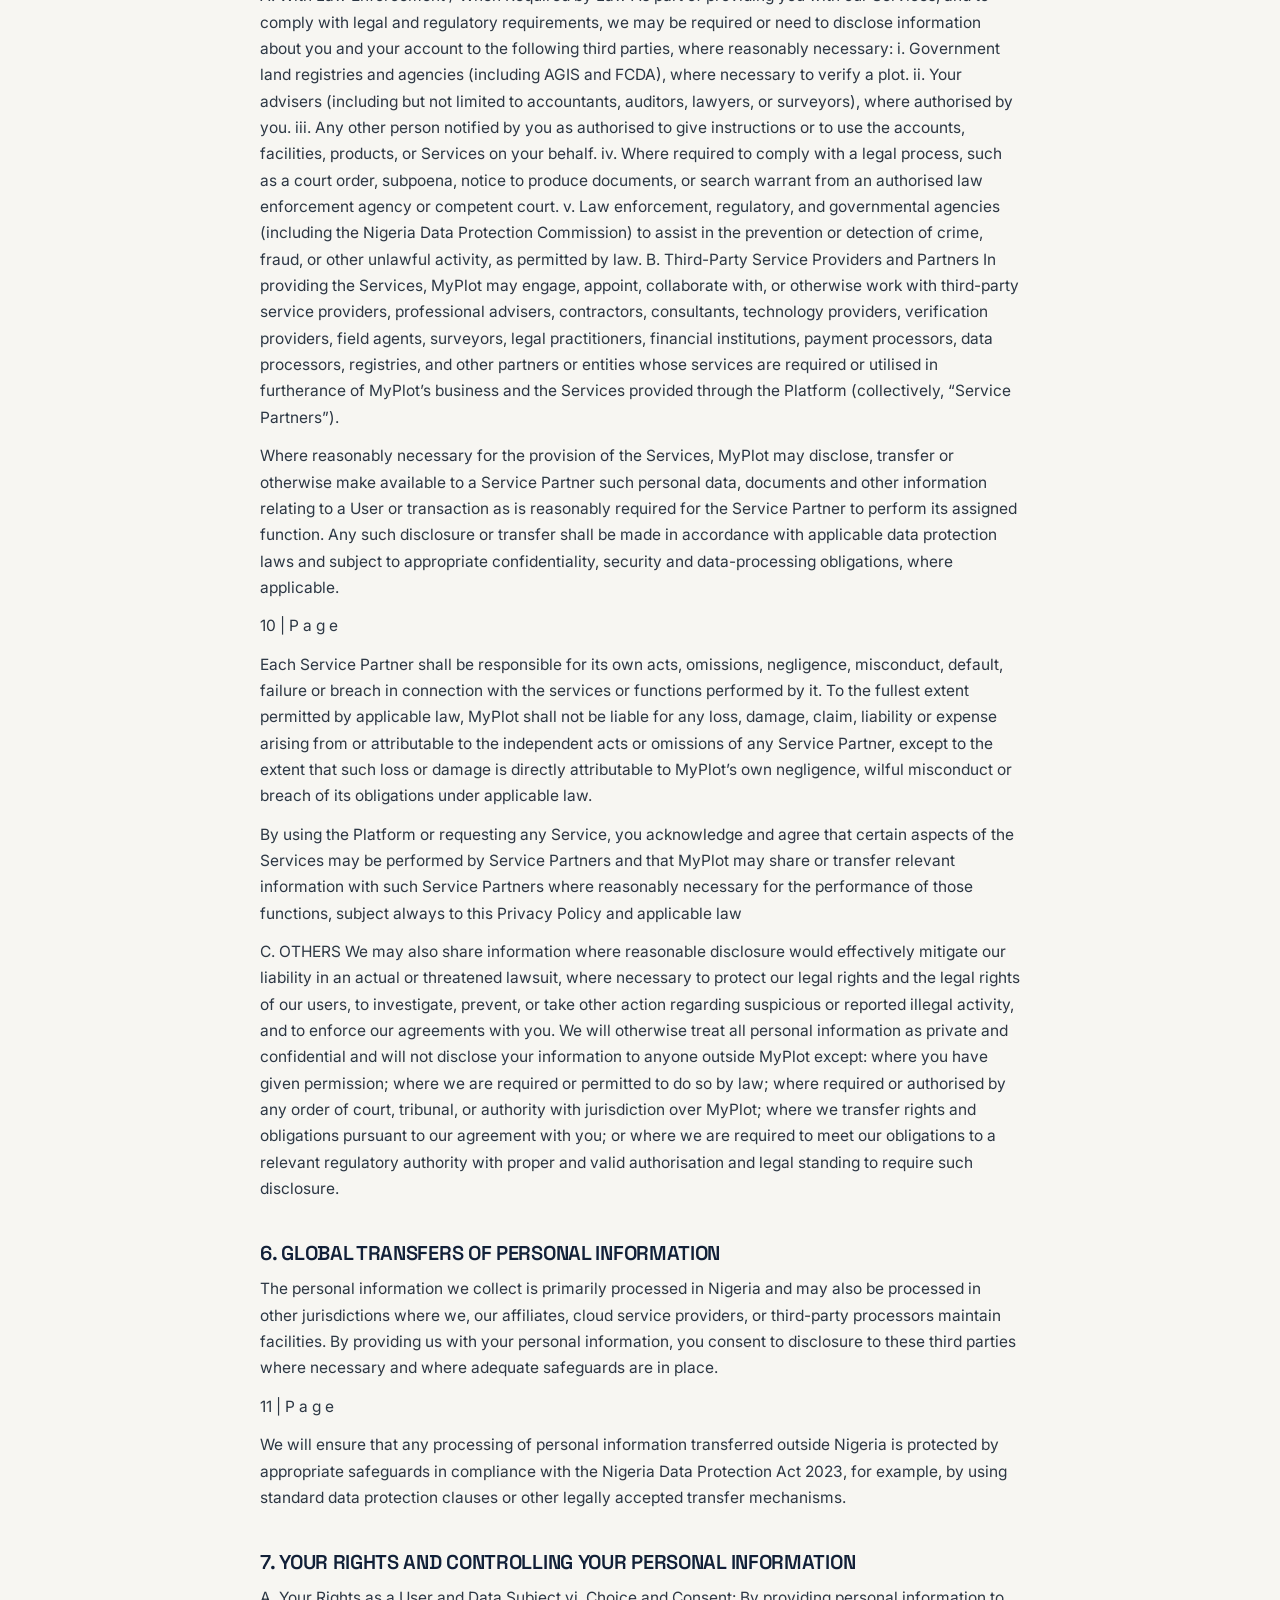
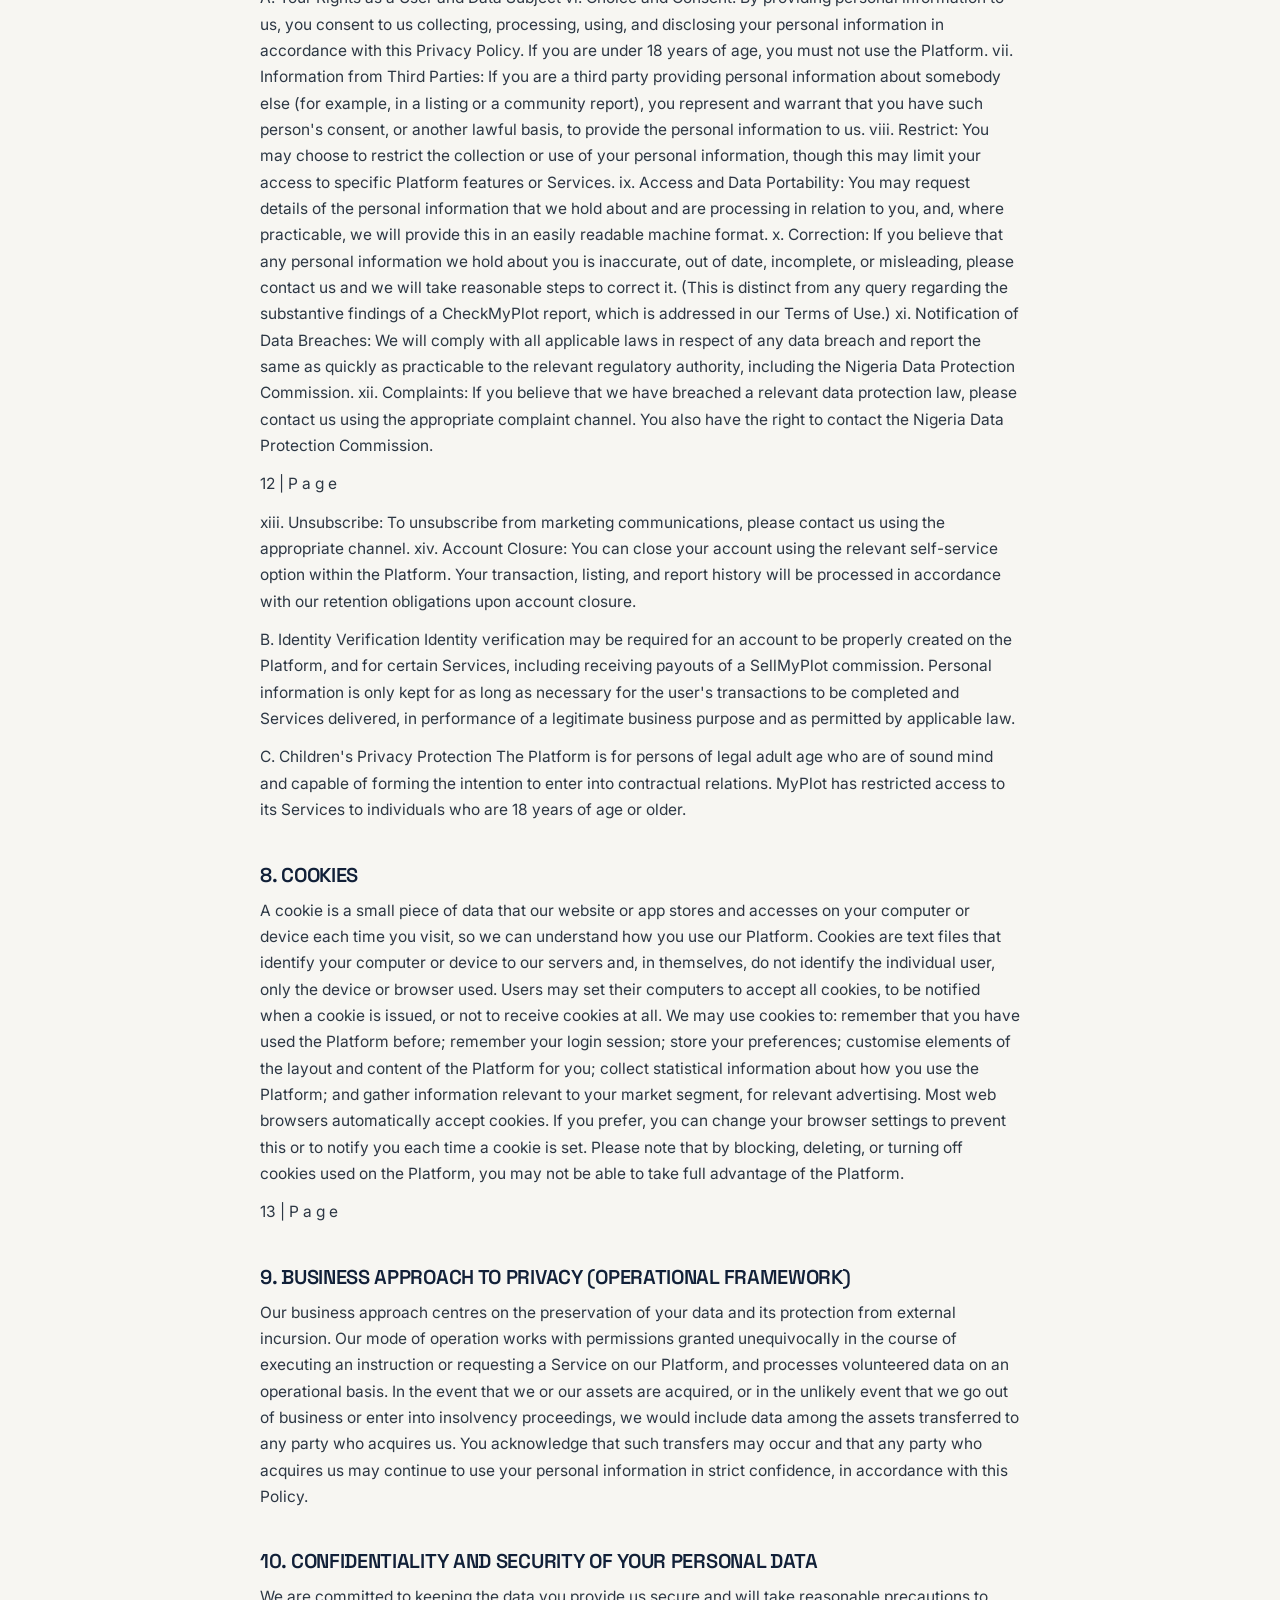
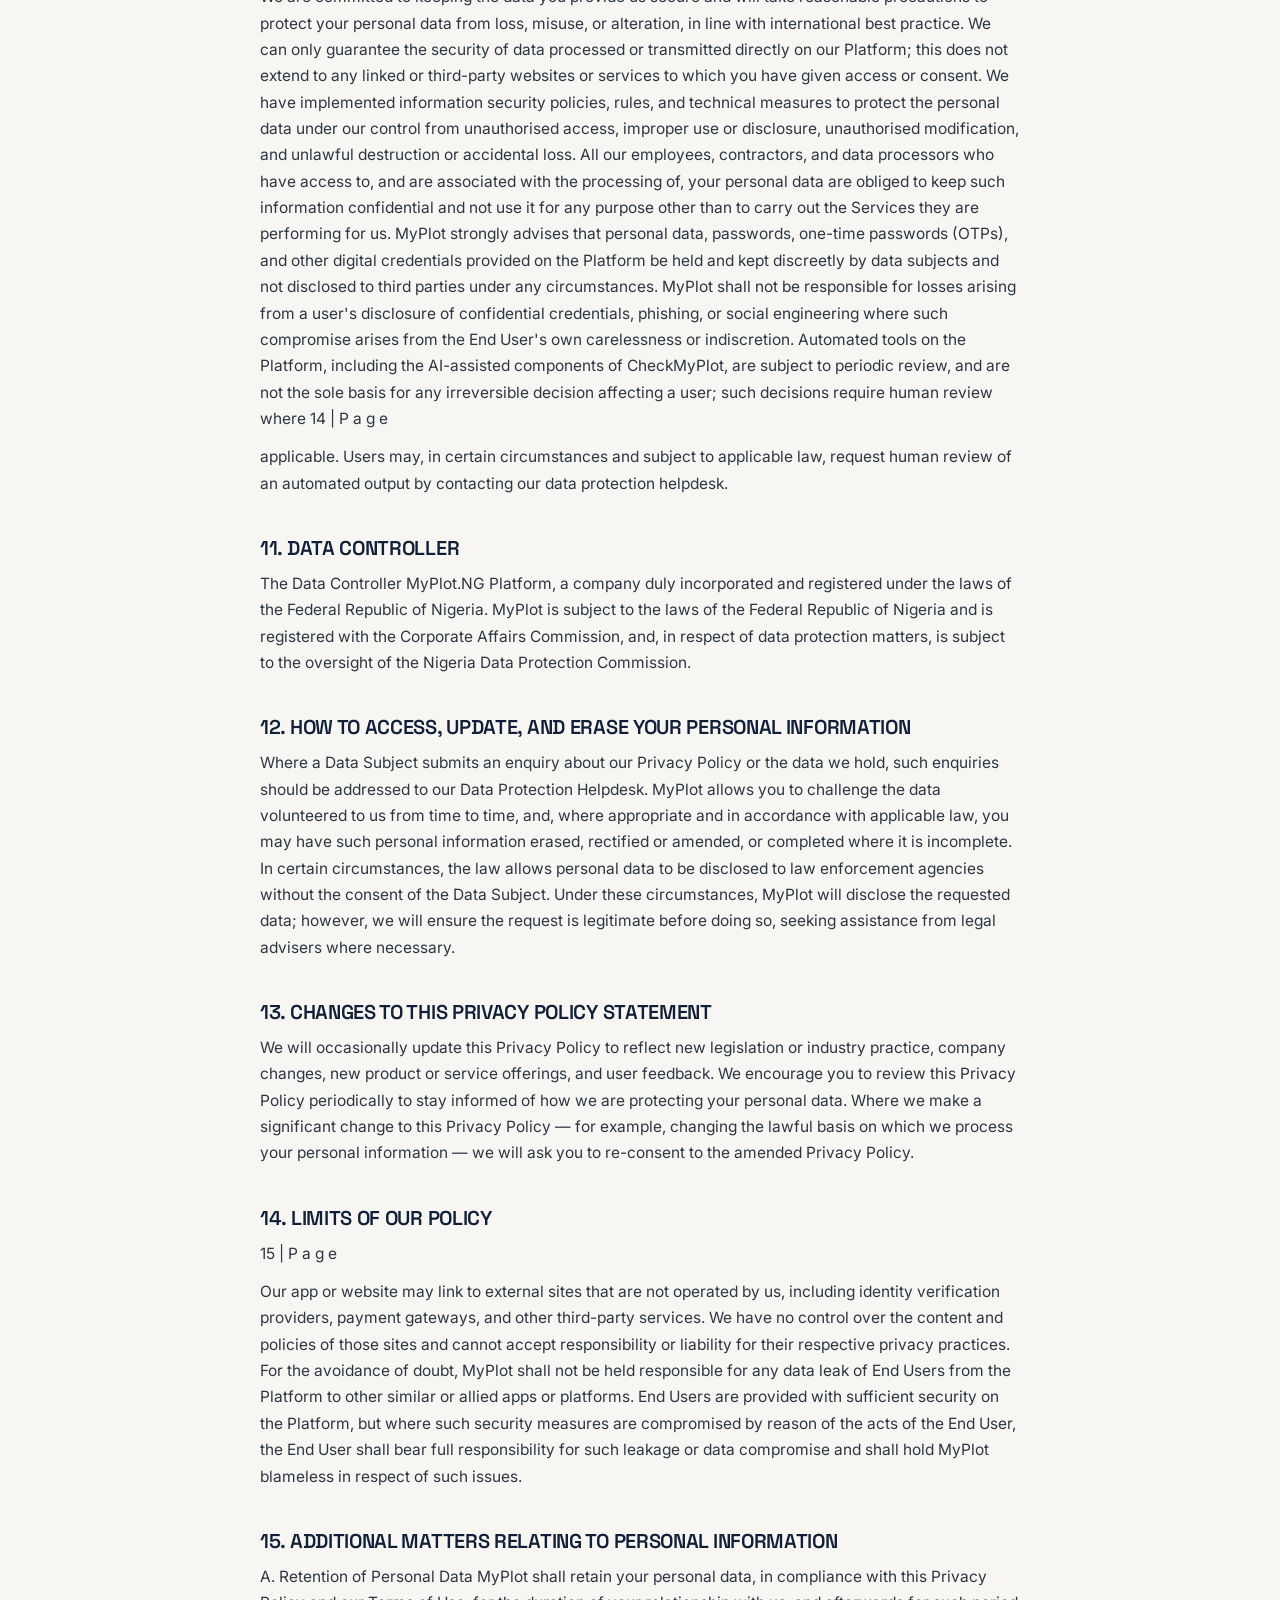
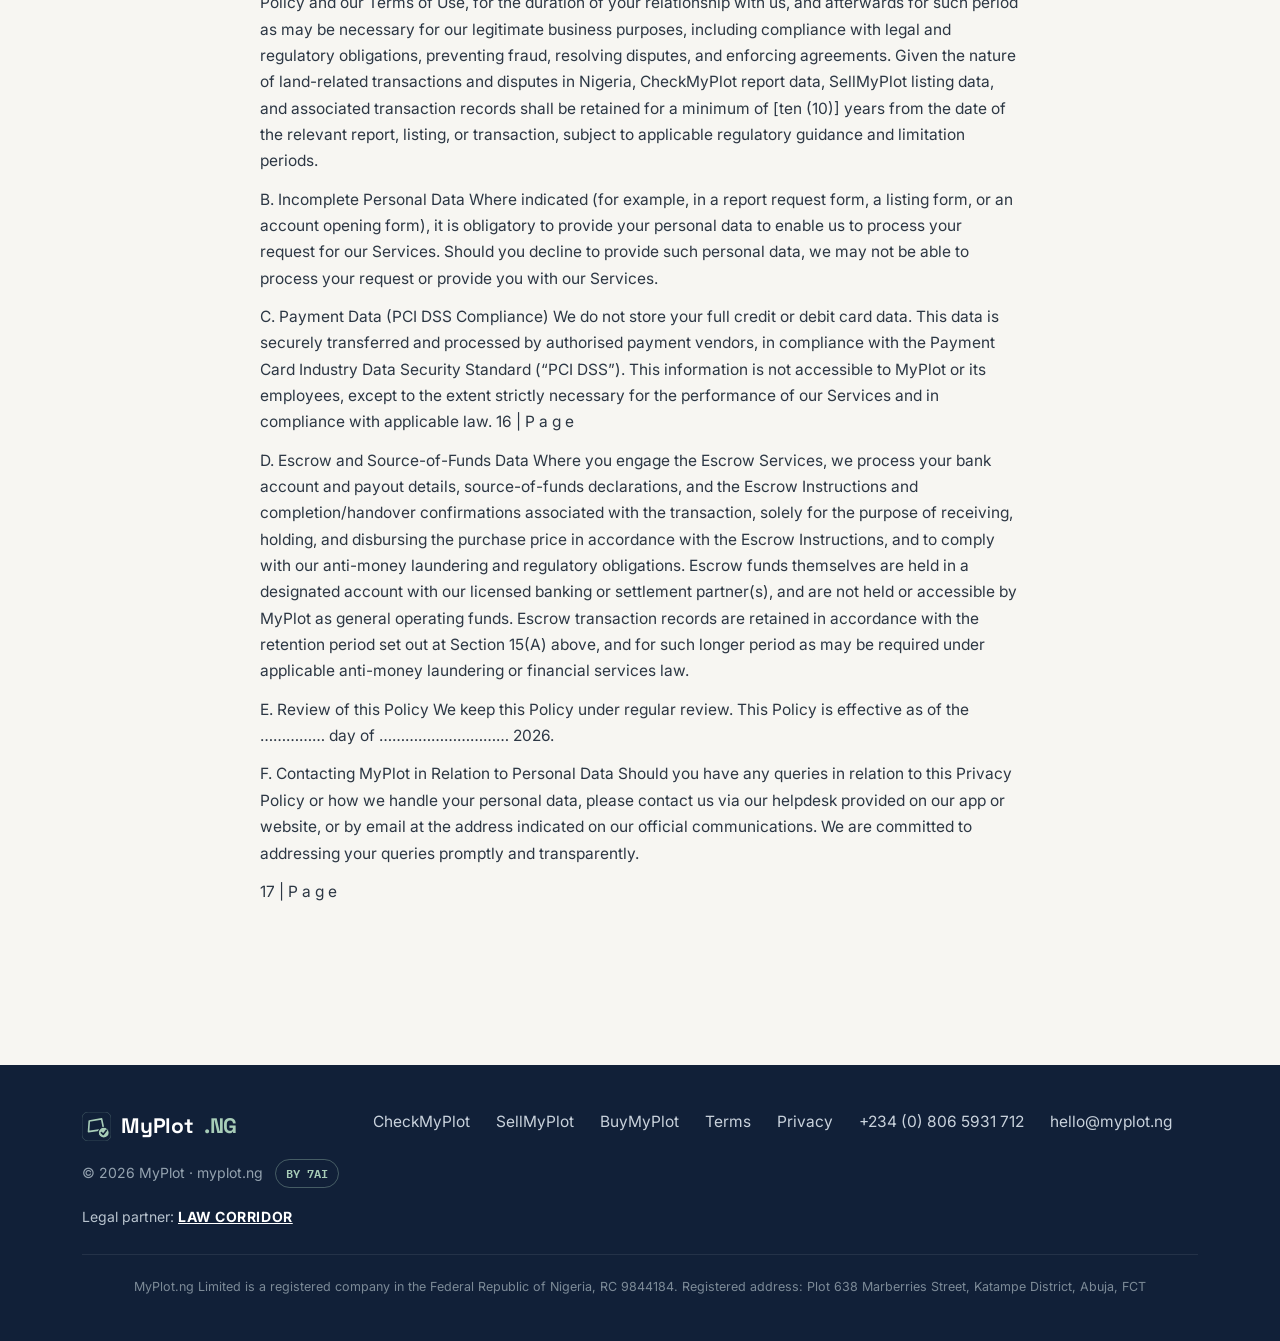
<file: privacy/index.html>
<!DOCTYPE html>
<html lang="en">
<head>
<meta charset="UTF-8">
<meta name="viewport" content="width=device-width, initial-scale=1.0">
<title>Privacy Policy — MyPlot by 7Ai</title>
<meta name="description" content="How MyPlot collects, uses and protects personal data and land documents.">
<link rel="icon" type="image/svg+xml" href="../assets/logo/icon.svg">
<link rel="preconnect" href="https://fonts.googleapis.com">
<link rel="preconnect" href="https://fonts.gstatic.com" crossorigin>
<link href="https://fonts.googleapis.com/css2?family=Space+Grotesk:wght@500;600;700&family=Inter:wght@400;500;600;700&family=IBM+Plex+Mono:wght@400;500;600&display=swap" rel="stylesheet">
<link rel="stylesheet" href="../css/style.css">
<style>.legal{max-width:760px;margin:0 auto;padding:10px 0 80px}.legal h2{font:600 20px "Space Grotesk",sans-serif;margin:38px 0 10px;color:#112038}.legal p{font-size:15.5px;line-height:1.7;margin:0 0 12px;color:#2c3744}</style></head>
<body>

<header class="site">
  <div class="nav">
    <a href="../index.html" class="brand">
      <svg class="brand-icon" viewBox="0 0 160 160" xmlns="http://www.w3.org/2000/svg" aria-hidden="true">
        <rect x="0" y="0" width="160" height="160" rx="34" fill="#112038" stroke="#A8CDB8" stroke-opacity="0.4" stroke-width="3"/>
        <polygon points="40,50 108,38 120,96 36,108" fill="none" stroke="#A8CDB8" stroke-width="9" stroke-linejoin="round" stroke-linecap="round"/>
        <circle cx="120" cy="114" r="30" fill="#A8CDB8" stroke="#112038" stroke-width="6"/>
        <path d="M107,114 L117,124 L135,101" fill="none" stroke="#112038" stroke-width="9" stroke-linecap="round" stroke-linejoin="round"/>
      </svg>
      MyPlot<span class="dot">.NG</span><span class="brand-tag">BY 7AI</span>
    </a>
    <nav class="product-tabs">
      <a href="../check/index.html">CheckMyPlot</a>
      <a href="../sell/index.html">SellMyPlot</a>
      <a href="../buy/index.html">BuyMyPlot</a>
      <a href="../login/index.html" class="nav-login">Log in</a>
    </nav>
  </div>
</header>

<section class="hero" style="padding-bottom:0;"><div class="wrap hero-inner"><a href="../index.html" class="back-link" style="display:block;margin-bottom:14px">← Home</a><span class="eyebrow">LEGAL</span><h1>Privacy Policy</h1><p class="lede">Applies to the MyPlot platform and to land in Abuja and Lagos.</p></div></section><section class="content-section"><div class="wrap"><div class="legal"><p>OUR PRIVACY COMMITMENTS These Privacy Commitments outline the data and materials, sensitive, personal, and otherwise, that MYPLOT.NG (“MyPlot”, “the Platform”, “the Company”, “we”, “us”, or “our”) come into contact with in the course of your use of the MyPlot website, mobile application, and any associated services (collectively, the “Platform”), and in the delivery of CheckMyPlot, SellMyPlot, and BuyMyPlot (collectively, the “Services”). We utilise this data exclusively to provide you with the Services accessible on our Platform within a secure, transparent, and lawful ecosystem for the verification, listing, and purchase of land in Nigeria. MYPLOT.NG is a technology-driven land intelligence and marketplace platform, a company duly incorporated under the laws of the Federal Republic of Nigeria, primarily engaged in the business of land risk assessment, property listing, and property marketplace services, as well as related internet, data, and advisory services. In the course of use of the Platform, whether as a person requesting a risk report, a landowner or agent listing a plot, a prospective buyer, a member of the community submitting information about a plot, or a visitor, we may receive information about you in relation to your use of our website and mobile application (“personal data” or “personal information”), which is collected and applied solely to serve your interest as a user and to enable us to deliver the Services. We do not retain users' data for longer than is reasonably necessary to discharge our contractual and operational functions, in accordance with applicable data protection law. Our commitment to the sanctity of your privacy also extends to outlining the methods by which we may, subject to necessary consents and lawfSul bases, process documents, registry data, satellite imagery, and on-the-ground and community reports relating to a plot of land, in order to produce the CheckMyPlot risk report. This Privacy Policy places the data subject and user, at every relevant point in time, in control of the use and processing of their respective personal data. Our operational culture with respect to this Privacy Policy is consent-driven and lawful-basis-driven, applies to adult human users only, and is designed for the protection of all users of the Platform.</p>
<p>This Privacy Policy extends to, covers, controls, and restricts the activities of third parties, agents, community contributors, and non-registered users, and applies to actions carried out in the course of using or accessing data and other information on our Platform. It is MYPLOT.NG's policy to safeguard and respect your privacy regarding any information that may be processed in the course of using our Services.</p>
<p>WHY WE NEED A PRIVACY POLICY STATEMENT Operating in Nigeria, MYPLOT.NG provides technology-driven land risk assessment and a property marketplace, bridging the gap between buyers and genuine sellers by making it possible to establish, before a transaction is concluded, whether a plot of land can reasonably be trusted. We have devised information and communications technology (“ICT”) systems to cross-check land documents, satellite history, publicly available registry information, and on-the-ground and community reports, and to facilitate safe and transparent listing and enquiry processes. Given the sensitivity of the data that flows through our Platform, including identity verification information, land title documents, survey plans, payment information, and information submitted by third parties about a given plot or its occupants, it is of the utmost importance that we set out clearly the data flows involved and the measures we have put in place to secure them. Our Services are exclusively available to individuals and entities of legal capacity who comply with the safeguards put in place by our team from time to time. This Privacy Policy explains: a. The type of personal information we encounter and process</p>
<p>b. The categories of this information and data</p>
<p>c. Legal bases for processing your data</p>
<p>d. Data protection policy, transaction collection, and information utilisation</p>
<p>e. Non-disclosure of personal information and attendant exceptions where applicable</p>
<p>f. Global transfers of personal information</p>
<p>g. Your rights, ownership, and control of your personal information</p>
<p>h. Cookies</p>
<p>i. Business approach to privacy (operational framework)</p>
<p>j. Confidentiality and security of your personal data</p>
<p>k. Data controller</p>
<p>l. How to access, update, and erase your personal information</p>
<p>m.   Changes to this Privacy Policy Statement n. Limits of our Policy</p>
<p>o. Additional matters relating to personal information</p>
<p>Corporate Identity: MYPLOT.NG Ltd is a private limited liability company duly incorporated under the Companies and Allied Matters Act (“CAMA”) 2020 and registered with the Corporate Affairs Commission (“CAC”) of Nigeria, in accordance with its registered objects.</p>
<h2>1. THE TYPE OF PERSONAL INFORMATION WE ENCOUNTER AND PROCESS</h2>
<p>In creating a MyPlot account, requesting a CheckMyPlot report, listing a plot on SellMyPlot, or making an enquiry through BuyMyPlot, you may be required to voluntarily supply certain personal information which will be processed and applied to serve your transactional needs. This may include your identity data, property documentation, and payment information necessary to enable us to perform the Services you request, including but not limited to:</p>
<p>a. Information to Indicate Your Identity and Background When you visit our website, use our mobile application, or transact on the Platform, our servers may automatically log standard data provided by your device or network, including your device's Internet Protocol (IP) address, browser type and version, the pages and features you visit or use, and the time and date of your visit or transaction.</p>
<p>b. Device Information We may also process data about the device used to access our Services, including device type, operating system, unique device identifiers, and device settings. We recommend checking the policies of your device manufacturer or software provider to learn what information they make available to us.</p>
<p>c. Personal Information</p>
<p>We process personal information in various ways, including but not limited to: i.    When you register an account, request a CheckMyPlot report, submit a plot for listing on SellMyPlot, or make an enquiry through BuyMyPlot. ii.   Through your relationship with us, for example, information provided when submitting land documents, communicating with our verification or buyer relations teams, or participating in customer surveys. iii. From an analysis of the way you use and manage your account with us, including your search, listing, and enquiry history. iv. When you contact MYPLOT.NG through application forms, email, letters, live chat, or telephone calls. While contacting us and vice versa by telephone, we may, subject to your prior consent, monitor or record the call for quality assurance, training, dispute resolution, and security purposes. v.    When you make payment for a CheckMyPlot report, a SellMyPlot commission, a BuyMyPlot inquiry fee, or when you fund, or receive a disbursement from, an escrow transaction under the Escrow Services.</p>
<p>d. Property and Land Data In the course of delivering CheckMyPlot and SellMyPlot, we process data and documents relating to the plot of land itself, which may include personal data about you and, in some cases, about third parties (such as a current occupant, a neighbouring landowner, or a community informant). This includes: i. Land title documents, survey plans, deeds of assignment, and building plan approvals submitted by you. ii. Property location and geolocation data, photographs, and video of the plot. iii. Information obtained through cross-checking of publicly available government registries, including the Abuja Geographic Information Systems (“AGIS”), the Federal Capital Development Authority (“FCDA”), the Lagos State land registry and the Court Registry. iv. Satellite imagery and land-use history relating to the plot. v. Information voluntarily submitted by community members, neighbours, or on-the- ground contributors regarding a plot, which may include information about persons other than you, including any person named in a community fraud report.</p>
<p>e. Escrow and Transaction Data</p>
<p>Where you engage, or are a party to a transaction involving, the Escrow Services, we process additional information necessary to receive, hold, and disburse the purchase price for a plot, including: i. Bank account and payout details of the Seller or Estate Owner. ii. Source-of-funds declarations and enhanced identity verification information of the Buyer, and, where applicable, the Seller or Estate Owner. iii. The Escrow Instructions agreed between the Buyer and the Seller or Estate Owner, including the identity of the parties, the plot allocated to the transaction, the agreed purchase price, and the conditions for release of funds. iv. Confirmations, correspondence, and documentary evidence of completion and handover of the plot, submitted for the purpose of authorising disbursement.</p>
<p>f. Information from Third Parties We may process data and information from third parties, including government land registries and agencies, satellite imagery providers, identity verification service providers, payment processors, and our licensed banking or settlement partner(s) in connection with the Escrow Services, subject to applicable law.</p>
<p>g. Other Sources From such other sources in respect of which you have given your consent to obtain or disclose information relating to you, or where such information is secured by confidentiality obligations not otherwise restricted.</p>
<h2>2. THE CATEGORIES OF INFORMATION AND DATA</h2>
<p>A. General Category These refer to data that are impersonal but fundamentally informative and serve as an operational backdrop by way of dialogues, guidelines, interactions, and other forms of information available and accessible to all users and the public. This Privacy Policy is itself a general category data document, as it relates to and applies to anyone who comes into contact with and contracts with it.</p>
<p>B. Special Category Special category data include biometric data, and similar classes of sensitive information. Our business does not require most special category data; we will,</p>
<p>however, need to work with some of them where required and supplied by you with your consent, and in order to serve your interests in compliance with extant data protection law, for example, where biometric or enhanced identity verification is required to combat identity fraud in a land transaction. We may ask for personal information, such as your: i.     Full name ii.    Email address iii.   Phone and mobile number iv.    Home, mailing, and business address v.     Bank Verification Number (BVN) and/or National Identification Number (NIN), where required for identity verification vi.    Bank account and payment information vii.   Business registration and CAC documentation (for corporate sellers and agents) viii. Land    title documents and identity verification documents (valid means of identification, utility bills, and passport photographs) ix.    Transaction, listing, and enquiry history x.     Source-of-funds declarations and escrow transaction records, where you engage the Escrow Services</p>
<p>a. Special Category Sensitive Information The Nigeria Data Protection Act 2023 (“NDPA”) and other relevant legislation categorise certain personal data as sensitive and special, and prohibit the processing of same except as permitted or explicitly consented to by the Data Subject. This Privacy Policy complies strictly with these legal standards and safeguards the rights of Data Subjects within the ambit of the law.</p>
<p>b. Customer Service and Administration We may also process information including IP address, page analytics, and platform access records, including information regarding what features are accessed, by whom, and when. This information is used to administer and deliver the Services, to operate our Platform efficiently, and to retain records of our business transactions where necessary for legal, regulatory, or audit purposes.</p>
<p>c. Monitoring Use of Our Platform Where our Platform enables you to submit information, complete transactions, or interact with our verification or buyer relations teams, we may access and monitor such information, including in password-protected or authenticated sections. We process, hold, use, and disclose information for the following purposes: i.     To enable you to access and use our website, app, and associated services, and to fulfil our obligations to you. ii.    To contact and communicate with you efficiently, including in connection with a CheckMyPlot report, a SellMyPlot listing, or a BuyMyPlot enquiry. iii.   For internal record keeping and administrative purposes, including compliance with our Terms of Use and applicable regulatory obligations. iv.    For analytics, market research, and business development, including to operate and improve our Platform. v.     For advertising and marketing, including to send you promotional information about our products and services, only used with your consent and in compliance with this Policy. vi.    To comply with our legal and regulatory obligations, and to resolve any disputes we may have.</p>
<p>d. Marketing Some of your data may be used to contact you by e-mail, telephone, SMS, and/or post for information or promotional material relating to our products and services. We allow you to opt out of receiving marketing communications, and we will not share your information with third parties for marketing purposes without your express consent.</p>
<p>e. Fraud and Risk Indicators We may analyse information submitted to us, including community reports, to identify potential fraud indicators associated with a plot or a party to a transaction, so that we can flag risk in a CheckMyPlot report and protect the integrity of the Platform.</p>
<h2>3. LEGAL BASES FOR PROCESSING PERSONAL INFORMATION</h2>
<p>Special Category Data shall be processed with a high level of protection in compliance with applicable data protection law, including the Nigeria Data Protection Act 2023.</p>
<p>Such data shall only be processed where a lawful basis exists under applicable law, including the explicit consent of the Data Subject or any other lawful condition permitted under the NDPA. The Company shall implement appropriate technical and organisational measures to ensure the confidentiality, integrity, and security of such data, and shall restrict processing strictly to the purpose for which it was collected. Our data protection undertaking is conceptualised upon the following principles. Personal data shall: i.      Be processed fairly, lawfully, and transparently. ii.     Be utilised only for specific, explicit, and lawful purposes. iii.    Be adequate, relevant, and not excessive. iv.     Be accurate and kept up to date. v.      Not be held longer than necessary. vi.     Be processed in accordance with the rights of Data Subjects. vii.    Be protected in appropriate ways, using suitable technical and organisational measures. viii.   Not be transferred outside the operative jurisdictional territory from which it is obtained without adequate safeguards. We collect, use, and process the requisite information only where: ix.     It is necessary for the performance of a contract to which you are a party, or to take steps at your request before entering into such a contract (for example, delivering a CheckMyPlot report you have requested, or processing a SellMyPlot listing). x.      It satisfies a legitimate interest (which is not overridden by your data protection interests), such as for fraud prevention, platform integrity, and research and development. xi.     You give us consent to do so for a specific purpose (for example, consenting to receive marketing communications, or to the use of biometric verification). xii.    We need to process your data to comply with a legal or regulatory obligation, including anti-money laundering and source-of-funds requirements applicable to the Escrow Services.</p>
<p>Where you consent to our use of information about you for a specific purpose, you have the right to change your mind at any time, though this will not affect any processing that has already taken place.</p>
<h2>4. DATA PROTECTION POLICY</h2>
<p>This Data Protection Policy explains when and why we collect personal information, how we use it, the conditions under which we may disclose it to others, and how we keep it secure. Our primary goal for collecting personal data is to enable users to engage with and utilise the Services on the Platform, to provide a secure and efficient experience, and to meet our regulatory obligations. We process personal data voluntarily supplied to our Platform and/or while registering or subscribing for our Services. We also give you the option to access parts of our website without subscribing or disclosing your personal data. This Data Protection Policy ensures that MyPlot: i.     Complies with data protection law and follows international best practice. ii.    Protects the rights of Data Subjects, including registered users, prospective buyers, sellers, agents, and community contributors. iii.   Is open about how it processes individuals' data within the ambit of the law. iv.    Protects and prepares itself against the risk of a data breach.</p>
<p>A. User Information Received from Other Platforms with User Permission Users may choose to share personal information via linked third-party accounts (such as identity verification providers), or to upload onto the Platform any information that may assist the MyPlot team in the course of delivering the Services. Such information may be imported with your consent to complete onboarding, identity verification, or a CheckMyPlot risk assessment.</p>
<p>B. Third-Party Personal Data Submitted by Users Where you submit information about a plot, a seller, a landowner, or any other person in connection with a listing, a report request, or a community submission, you represent and warrant that you have a lawful basis to disclose that information to us, and you agree to indemnify us against any claim arising from your unauthorised disclosure of a third party's personal data.</p>
<h2>5. NON-DISCLOSURE OF PERSONAL INFORMATION TO THIRD PARTIES</h2>
<p>A. With Law Enforcement / When Required by Law As part of providing you with our Services, and to comply with legal and regulatory requirements, we may be required or need to disclose information about you and your account to the following third parties, where reasonably necessary: i.     Government land registries and agencies (including AGIS and FCDA), where necessary to verify a plot. ii.    Your advisers (including but not limited to accountants, auditors, lawyers, or surveyors), where authorised by you. iii.   Any other person notified by you as authorised to give instructions or to use the accounts, facilities, products, or Services on your behalf. iv.    Where required to comply with a legal process, such as a court order, subpoena, notice to produce documents, or search warrant from an authorised law enforcement agency or competent court. v.     Law enforcement, regulatory, and governmental agencies (including the Nigeria Data Protection Commission) to assist in the prevention or detection of crime, fraud, or other unlawful activity, as permitted by law. B. Third-Party Service Providers and Partners In providing the Services, MyPlot may engage, appoint, collaborate with, or otherwise work with third-party service providers, professional advisers, contractors, consultants, technology providers, verification providers, field agents, surveyors, legal practitioners, financial institutions, payment processors, data processors, registries, and other partners or entities whose services are required or utilised in furtherance of MyPlot’s business and the Services provided through the Platform (collectively, “Service Partners”).</p>
<p>Where reasonably necessary for the provision of the Services, MyPlot may disclose, transfer or otherwise make available to a Service Partner such personal data, documents and other information relating to a User or transaction as is reasonably required for the Service Partner to perform its assigned function. Any such disclosure or transfer shall be made in accordance with applicable data protection laws and subject to appropriate confidentiality, security and data-processing obligations, where applicable.</p>
<p>10 | P a g e</p>
<p>Each Service Partner shall be responsible for its own acts, omissions, negligence, misconduct, default, failure or breach in connection with the services or functions performed by it. To the fullest extent permitted by applicable law, MyPlot shall not be liable for any loss, damage, claim, liability or expense arising from or attributable to the independent acts or omissions of any Service Partner, except to the extent that such loss or damage is directly attributable to MyPlot’s own negligence, wilful misconduct or breach of its obligations under applicable law.</p>
<p>By using the Platform or requesting any Service, you acknowledge and agree that certain aspects of the Services may be performed by Service Partners and that MyPlot may share or transfer relevant information with such Service Partners where reasonably necessary for the performance of those functions, subject always to this Privacy Policy and applicable law</p>
<p>C. OTHERS We may also share information where reasonable disclosure would effectively mitigate our liability in an actual or threatened lawsuit, where necessary to protect our legal rights and the legal rights of our users, to investigate, prevent, or take other action regarding suspicious or reported illegal activity, and to enforce our agreements with you. We will otherwise treat all personal information as private and confidential and will not disclose your information to anyone outside MyPlot except: where you have given permission; where we are required or permitted to do so by law; where required or authorised by any order of court, tribunal, or authority with jurisdiction over MyPlot; where we transfer rights and obligations pursuant to our agreement with you; or where we are required to meet our obligations to a relevant regulatory authority with proper and valid authorisation and legal standing to require such disclosure.</p>
<h2>6. GLOBAL TRANSFERS OF PERSONAL INFORMATION</h2>
<p>The personal information we collect is primarily processed in Nigeria and may also be processed in other jurisdictions where we, our affiliates, cloud service providers, or third-party processors maintain facilities. By providing us with your personal information, you consent to disclosure to these third parties where necessary and where adequate safeguards are in place.</p>
<p>11 | P a g e</p>
<p>We will ensure that any processing of personal information transferred outside Nigeria is protected by appropriate safeguards in compliance with the Nigeria Data Protection Act 2023, for example, by using standard data protection clauses or other legally accepted transfer mechanisms.</p>
<h2>7. YOUR RIGHTS AND CONTROLLING YOUR PERSONAL INFORMATION</h2>
<p>A. Your Rights as a User and Data Subject vi.     Choice and Consent: By providing personal information to us, you consent to us collecting, processing, using, and disclosing your personal information in accordance with this Privacy Policy. If you are under 18 years of age, you must not use the Platform. vii.    Information from Third Parties: If you are a third party providing personal information about somebody else (for example, in a listing or a community report), you represent and warrant that you have such person's consent, or another lawful basis, to provide the personal information to us. viii.   Restrict: You may choose to restrict the collection or use of your personal information, though this may limit your access to specific Platform features or Services. ix.     Access and Data Portability: You may request details of the personal information that we hold about and are processing in relation to you, and, where practicable, we will provide this in an easily readable machine format. x.      Correction: If you believe that any personal information we hold about you is inaccurate, out of date, incomplete, or misleading, please contact us and we will take reasonable steps to correct it. (This is distinct from any query regarding the substantive findings of a CheckMyPlot report, which is addressed in our Terms of Use.) xi.     Notification of Data Breaches: We will comply with all applicable laws in respect of any data breach and report the same as quickly as practicable to the relevant regulatory authority, including the Nigeria Data Protection Commission. xii.    Complaints: If you believe that we have breached a relevant data protection law, please contact us using the appropriate complaint channel. You also have the right to contact the Nigeria Data Protection Commission.</p>
<p>12 | P a g e</p>
<p>xiii.   Unsubscribe: To unsubscribe from marketing communications, please contact us using the appropriate channel. xiv.    Account Closure: You can close your account using the relevant self-service option within the Platform. Your transaction, listing, and report history will be processed in accordance with our retention obligations upon account closure.</p>
<p>B. Identity Verification Identity verification may be required for an account to be properly created on the Platform, and for certain Services, including receiving payouts of a SellMyPlot commission. Personal information is only kept for as long as necessary for the user's transactions to be completed and Services delivered, in performance of a legitimate business purpose and as permitted by applicable law.</p>
<p>C. Children's Privacy Protection The Platform is for persons of legal adult age who are of sound mind and capable of forming the intention to enter into contractual relations. MyPlot has restricted access to its Services to individuals who are 18 years of age or older.</p>
<h2>8. COOKIES</h2>
<p>A cookie is a small piece of data that our website or app stores and accesses on your computer or device each time you visit, so we can understand how you use our Platform. Cookies are text files that identify your computer or device to our servers and, in themselves, do not identify the individual user, only the device or browser used. Users may set their computers to accept all cookies, to be notified when a cookie is issued, or not to receive cookies at all. We may use cookies to: remember that you have used the Platform before; remember your login session; store your preferences; customise elements of the layout and content of the Platform for you; collect statistical information about how you use the Platform; and gather information relevant to your market segment, for relevant advertising. Most web browsers automatically accept cookies. If you prefer, you can change your browser settings to prevent this or to notify you each time a cookie is set. Please note that by blocking, deleting, or turning off cookies used on the Platform, you may not be able to take full advantage of the Platform.</p>
<p>13 | P a g e</p>
<h2>9. BUSINESS APPROACH TO PRIVACY (OPERATIONAL FRAMEWORK)</h2>
<p>Our business approach centres on the preservation of your data and its protection from external incursion. Our mode of operation works with permissions granted unequivocally in the course of executing an instruction or requesting a Service on our Platform, and processes volunteered data on an operational basis. In the event that we or our assets are acquired, or in the unlikely event that we go out of business or enter into insolvency proceedings, we would include data among the assets transferred to any party who acquires us. You acknowledge that such transfers may occur and that any party who acquires us may continue to use your personal information in strict confidence, in accordance with this Policy.</p>
<h2>10. CONFIDENTIALITY AND SECURITY OF YOUR PERSONAL DATA</h2>
<p>We are committed to keeping the data you provide us secure and will take reasonable precautions to protect your personal data from loss, misuse, or alteration, in line with international best practice. We can only guarantee the security of data processed or transmitted directly on our Platform; this does not extend to any linked or third-party websites or services to which you have given access or consent. We have implemented information security policies, rules, and technical measures to protect the personal data under our control from unauthorised access, improper use or disclosure, unauthorised modification, and unlawful destruction or accidental loss. All our employees, contractors, and data processors who have access to, and are associated with the processing of, your personal data are obliged to keep such information confidential and not use it for any purpose other than to carry out the Services they are performing for us. MyPlot strongly advises that personal data, passwords, one-time passwords (OTPs), and other digital credentials provided on the Platform be held and kept discreetly by data subjects and not disclosed to third parties under any circumstances. MyPlot shall not be responsible for losses arising from a user's disclosure of confidential credentials, phishing, or social engineering where such compromise arises from the End User's own carelessness or indiscretion. Automated tools on the Platform, including the AI-assisted components of CheckMyPlot, are subject to periodic review, and are not the sole basis for any irreversible decision affecting a user; such decisions require human review where 14 | P a g e</p>
<p>applicable. Users may, in certain circumstances and subject to applicable law, request human review of an automated output by contacting our data protection helpdesk.</p>
<h2>11. DATA CONTROLLER</h2>
<p>The Data Controller MyPlot.NG Platform, a company duly incorporated and registered under the laws of the Federal Republic of Nigeria. MyPlot is subject to the laws of the Federal Republic of Nigeria and is registered with the Corporate Affairs Commission, and, in respect of data protection matters, is subject to the oversight of the Nigeria Data Protection Commission.</p>
<h2>12. HOW TO ACCESS, UPDATE, AND ERASE YOUR PERSONAL INFORMATION</h2>
<p>Where a Data Subject submits an enquiry about our Privacy Policy or the data we hold, such enquiries should be addressed to our Data Protection Helpdesk. MyPlot allows you to challenge the data volunteered to us from time to time, and, where appropriate and in accordance with applicable law, you may have such personal information erased, rectified or amended, or completed where it is incomplete. In certain circumstances, the law allows personal data to be disclosed to law enforcement agencies without the consent of the Data Subject. Under these circumstances, MyPlot will disclose the requested data; however, we will ensure the request is legitimate before doing so, seeking assistance from legal advisers where necessary.</p>
<h2>13. CHANGES TO THIS PRIVACY POLICY STATEMENT</h2>
<p>We will occasionally update this Privacy Policy to reflect new legislation or industry practice, company changes, new product or service offerings, and user feedback. We encourage you to review this Privacy Policy periodically to stay informed of how we are protecting your personal data. Where we make a significant change to this Privacy Policy — for example, changing the lawful basis on which we process your personal information — we will ask you to re-consent to the amended Privacy Policy.</p>
<h2>14. LIMITS OF OUR POLICY</h2>
<p>15 | P a g e</p>
<p>Our app or website may link to external sites that are not operated by us, including identity verification providers, payment gateways, and other third-party services. We have no control over the content and policies of those sites and cannot accept responsibility or liability for their respective privacy practices. For the avoidance of doubt, MyPlot shall not be held responsible for any data leak of End Users from the Platform to other similar or allied apps or platforms. End Users are provided with sufficient security on the Platform, but where such security measures are compromised by reason of the acts of the End User, the End User shall bear full responsibility for such leakage or data compromise and shall hold MyPlot blameless in respect of such issues.</p>
<h2>15. ADDITIONAL MATTERS RELATING TO PERSONAL INFORMATION</h2>
<p>A. Retention of Personal Data MyPlot shall retain your personal data, in compliance with this Privacy Policy and our Terms of Use, for the duration of your relationship with us, and afterwards for such period as may be necessary for our legitimate business purposes, including compliance with legal and regulatory obligations, preventing fraud, resolving disputes, and enforcing agreements. Given the nature of land-related transactions and disputes in Nigeria, CheckMyPlot report data, SellMyPlot listing data, and associated transaction records shall be retained for a minimum of [ten (10)] years from the date of the relevant report, listing, or transaction, subject to applicable regulatory guidance and limitation periods.</p>
<p>B. Incomplete Personal Data Where indicated (for example, in a report request form, a listing form, or an account opening form), it is obligatory to provide your personal data to enable us to process your request for our Services. Should you decline to provide such personal data, we may not be able to process your request or provide you with our Services.</p>
<p>C. Payment Data (PCI DSS Compliance) We do not store your full credit or debit card data. This data is securely transferred and processed by authorised payment vendors, in compliance with the Payment Card Industry Data Security Standard (“PCI DSS”). This information is not accessible to MyPlot or its employees, except to the extent strictly necessary for the performance of our Services and in compliance with applicable law. 16 | P a g e</p>
<p>D. Escrow and Source-of-Funds Data Where you engage the Escrow Services, we process your bank account and payout details, source-of-funds declarations, and the Escrow Instructions and completion/handover confirmations associated with the transaction, solely for the purpose of receiving, holding, and disbursing the purchase price in accordance with the Escrow Instructions, and to comply with our anti-money laundering and regulatory obligations. Escrow funds themselves are held in a designated account with our licensed banking or settlement partner(s), and are not held or accessible by MyPlot as general operating funds. Escrow transaction records are retained in accordance with the retention period set out at Section 15(A) above, and for such longer period as may be required under applicable anti-money laundering or financial services law.</p>
<p>E. Review of this Policy We keep this Policy under regular review. This Policy is effective as of the …………… day of ………………………… 2026.</p>
<p>F. Contacting MyPlot in Relation to Personal Data Should you have any queries in relation to this Privacy Policy or how we handle your personal data, please contact us via our helpdesk provided on our app or website, or by email at the address indicated on our official communications. We are committed to addressing your queries promptly and transparently.</p>
<p>17 | P a g e</p></div></div></section>
<footer>
  <div class="wrap">
    <div class="footer-row">
      <a href="../index.html" class="brand">
        <svg class="brand-icon" viewBox="0 0 160 160" xmlns="http://www.w3.org/2000/svg" aria-hidden="true">
          <rect x="0" y="0" width="160" height="160" rx="34" fill="#112038" stroke="#A8CDB8" stroke-opacity="0.4" stroke-width="3"/>
          <polygon points="40,50 108,38 120,96 36,108" fill="none" stroke="#A8CDB8" stroke-width="9" stroke-linejoin="round" stroke-linecap="round"/>
          <circle cx="120" cy="114" r="30" fill="#A8CDB8" stroke="#112038" stroke-width="6"/>
          <path d="M107,114 L117,124 L135,101" fill="none" stroke="#112038" stroke-width="9" stroke-linecap="round" stroke-linejoin="round"/>
        </svg>
        MyPlot<span class="dot">.NG</span>
      </a>
      <div class="footer-links">
        <a href="../check/index.html">CheckMyPlot</a>
        <a href="../sell/index.html">SellMyPlot</a>
        <a href="../buy/index.html">BuyMyPlot</a>
        <a href="../terms/index.html">Terms</a>
        <a href="../privacy/index.html">Privacy</a>
        <a href="tel:+2348065931712">+234 (0) 806 5931 712</a>
        <a href="mailto:hello@myplot.ng">hello@myplot.ng</a>
      </div>
      <div class="footer-meta">
        <span>© 2026 MyPlot · myplot.ng</span>
        <span class="tag7ai">BY 7AI</span>
      </div>
    </div>
    <div class="footer-partner">Legal partner: <b><a href="../index.html#legal-partner" style="color:inherit">LAW CORRIDOR</a></b></div>
    <div class="footer-legal">MyPlot.ng Limited is a registered company in the Federal Republic of Nigeria, RC 9844184. Registered address: Plot 638 Marberries Street, Katampe District, Abuja, FCT</div>
  </div>
</footer>

<script src="../js/main.js"></script>
</body>
</html>
</file>
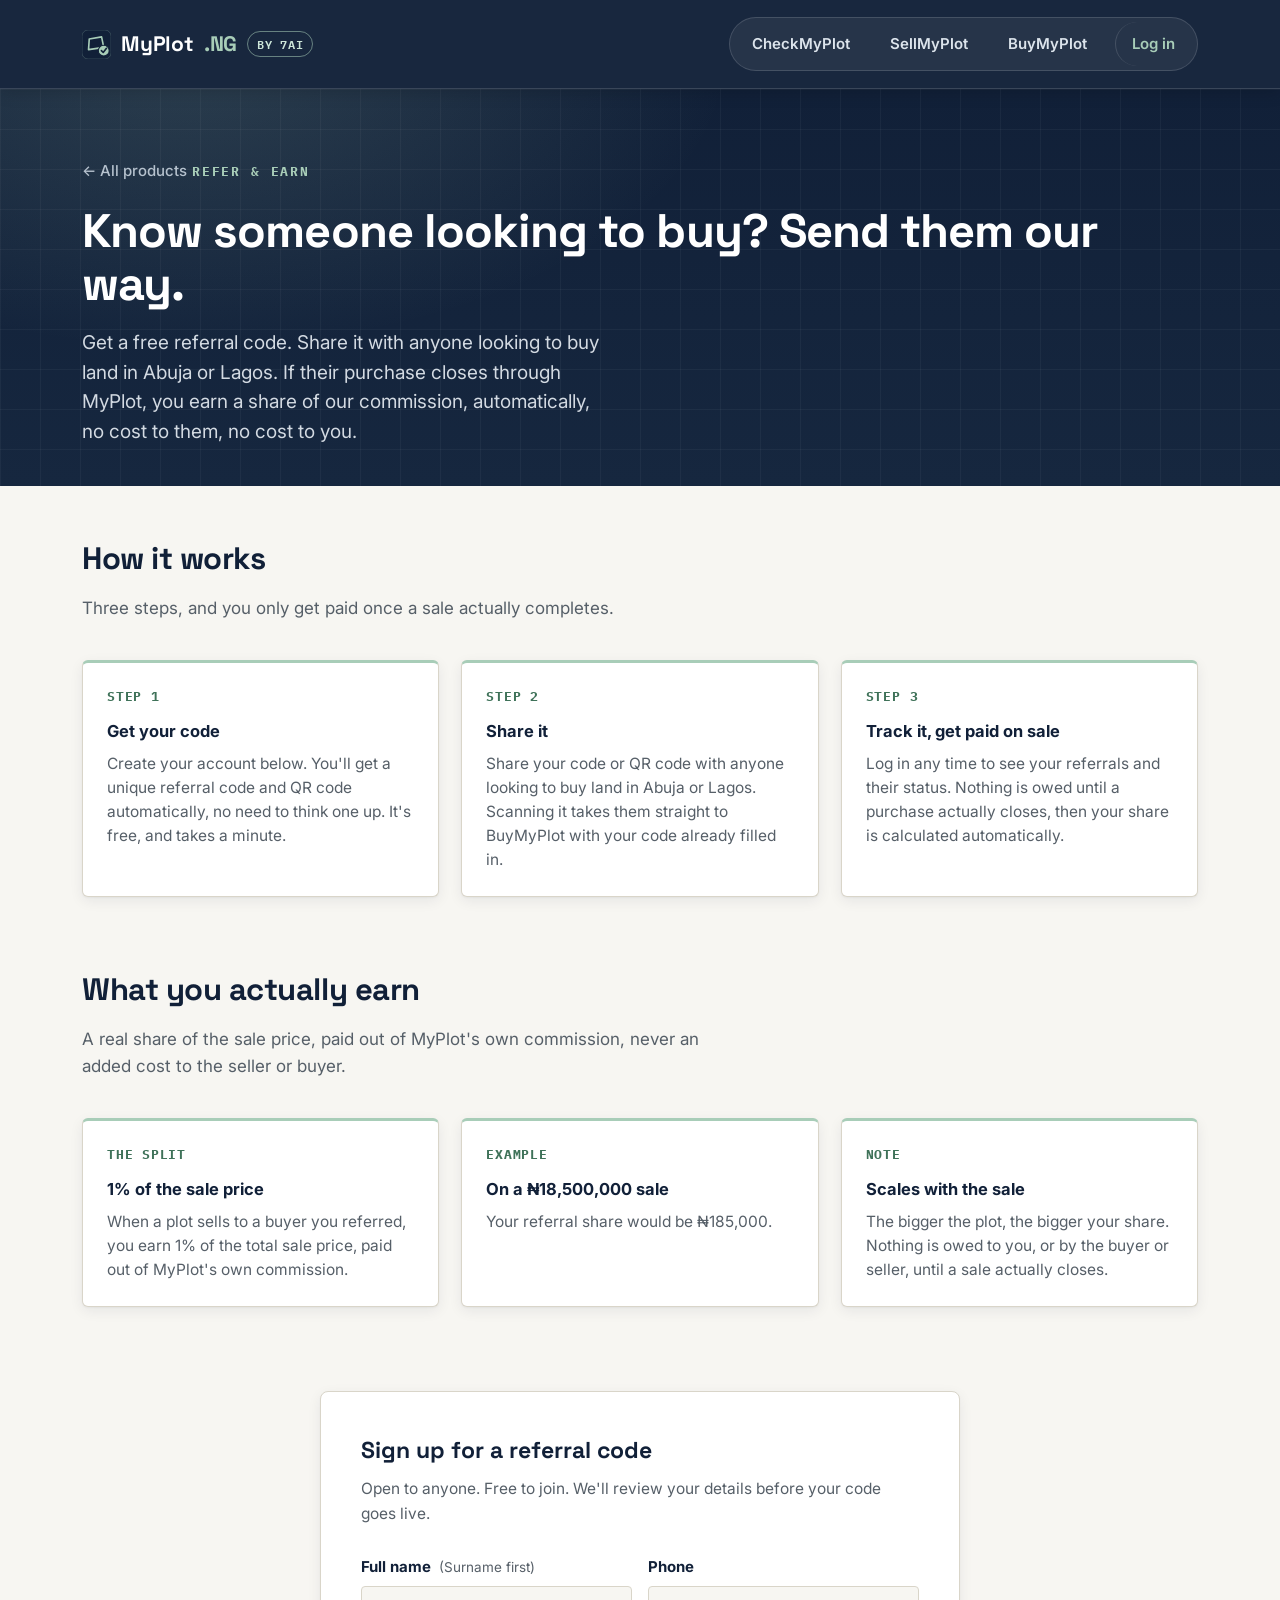
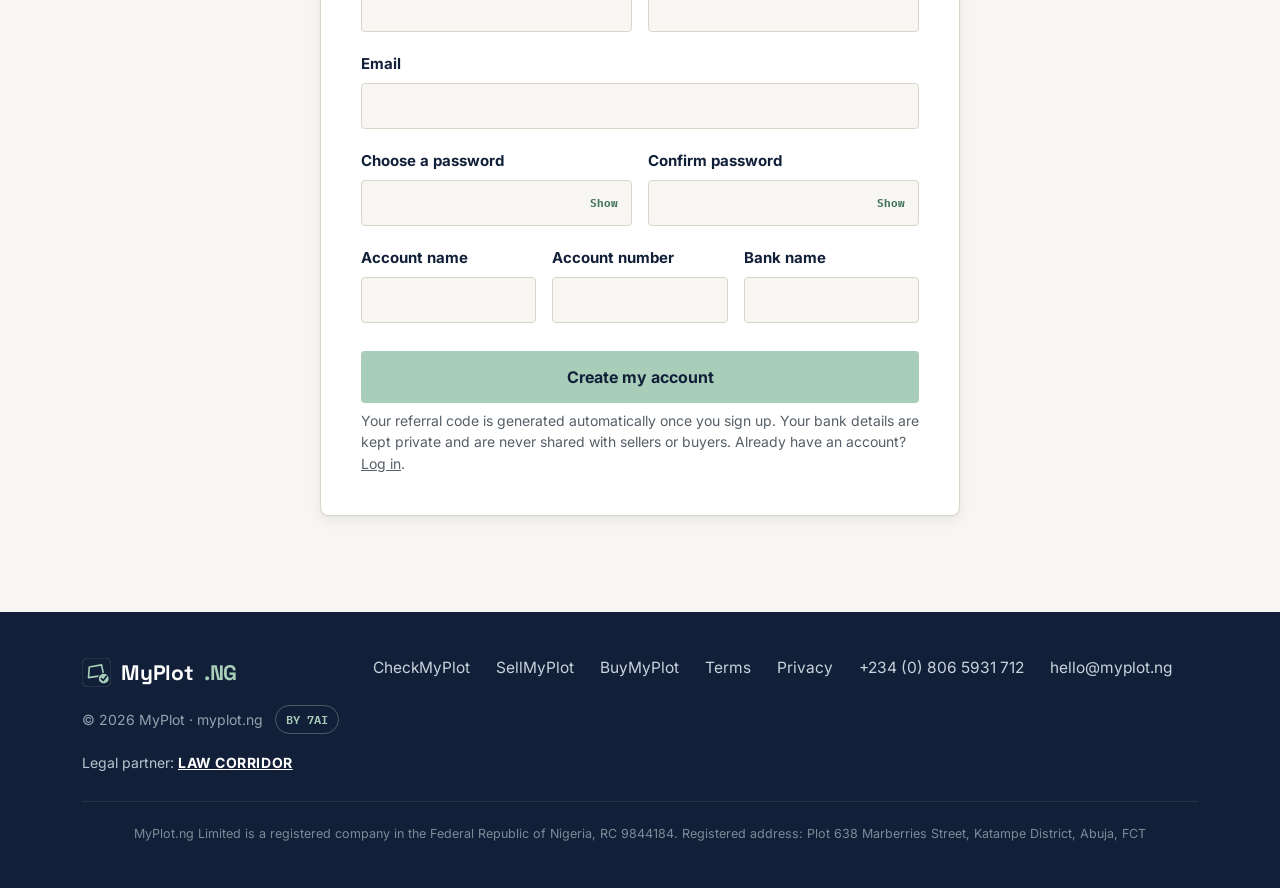
<file: refer/index.html>
<!DOCTYPE html>
<html lang="en">
<head>
<meta charset="UTF-8">
<meta name="viewport" content="width=device-width, initial-scale=1.0">
<title>Refer & Earn — MyPlot by 7Ai</title>
<meta name="description" content="Refer a buyer to MyPlot and earn a share of commission when their purchase closes. Free to join, nothing owed unless a sale actually completes.">
<link rel="icon" type="image/svg+xml" href="../assets/logo/icon.svg">
<link rel="preconnect" href="https://fonts.googleapis.com">
<link rel="preconnect" href="https://fonts.gstatic.com" crossorigin>
<link href="https://fonts.googleapis.com/css2?family=Space+Grotesk:wght@500;600;700&family=Inter:wght@400;500;600;700&family=IBM+Plex+Mono:wght@400;500;600&display=swap" rel="stylesheet">
<link rel="stylesheet" href="../css/style.css">
</head>
<body>

<header class="site">
  <div class="nav">
    <a href="../index.html" class="brand">
      <svg class="brand-icon" viewBox="0 0 160 160" xmlns="http://www.w3.org/2000/svg" aria-hidden="true">
        <rect x="0" y="0" width="160" height="160" rx="34" fill="#112038" stroke="#A8CDB8" stroke-opacity="0.4" stroke-width="3"/>
        <polygon points="40,50 108,38 120,96 36,108" fill="none" stroke="#A8CDB8" stroke-width="9" stroke-linejoin="round" stroke-linecap="round"/>
        <circle cx="120" cy="114" r="30" fill="#A8CDB8" stroke="#112038" stroke-width="6"/>
        <path d="M107,114 L117,124 L135,101" fill="none" stroke="#112038" stroke-width="9" stroke-linecap="round" stroke-linejoin="round"/>
      </svg>
      MyPlot<span class="dot">.NG</span><span class="brand-tag">BY 7AI</span>
    </a>
    <nav class="product-tabs">
      <a href="../check/index.html">CheckMyPlot</a>
      <a href="../sell/index.html">SellMyPlot</a>
      <a href="../buy/index.html">BuyMyPlot</a>
      <a href="../login/index.html" class="nav-login">Log in</a>
    </nav>
  </div>
</header>

<section class="hero" style="padding-bottom:0;">
  <div class="wrap hero-inner">
    <a href="../index.html" class="back-link">← All products</a>
    <span class="eyebrow">REFER &amp; EARN</span>
    <h1>Know someone looking to buy? Send them our way.</h1>
    <p class="lede" style="margin-bottom:40px;">Get a free referral code. Share it with anyone looking to buy land in Abuja or Lagos. If their purchase closes through MyPlot, you earn a share of our commission, automatically, no cost to them, no cost to you.</p>
  </div>
</section>

<section class="content-section" style="padding-top:48px;">
  <div class="wrap">
    <div class="section-head">
      <h2>How it works</h2>
      <p>Three steps, and you only get paid once a sale actually completes.</p>
    </div>
    <div class="info-grid">
      <div class="info-item">
        <span class="num">STEP 1</span>
        <h4>Get your code</h4>
        <p>Create your account below. You'll get a unique referral code and QR code automatically, no need to think one up. It's free, and takes a minute.</p>
      </div>
      <div class="info-item">
        <span class="num">STEP 2</span>
        <h4>Share it</h4>
        <p>Share your code or QR code with anyone looking to buy land in Abuja or Lagos. Scanning it takes them straight to BuyMyPlot with your code already filled in.</p>
      </div>
      <div class="info-item">
        <span class="num">STEP 3</span>
        <h4>Track it, get paid on sale</h4>
        <p>Log in any time to see your referrals and their status. Nothing is owed until a purchase actually closes, then your share is calculated automatically.</p>
      </div>
    </div>
  </div>
</section>

<section class="content-section" style="padding-top:0;">
  <div class="wrap">
    <div class="section-head">
      <h2>What you actually earn</h2>
      <p>A real share of the sale price, paid out of MyPlot's own commission, never an added cost to the seller or buyer.</p>
    </div>
    <div class="info-grid">
      <div class="info-item">
        <span class="num">THE SPLIT</span>
        <h4>1% of the sale price</h4>
        <p>When a plot sells to a buyer you referred, you earn 1% of the total sale price, paid out of MyPlot's own commission.</p>
      </div>
      <div class="info-item">
        <span class="num">EXAMPLE</span>
        <h4>On a &#8358;18,500,000 sale</h4>
        <p>Your referral share would be &#8358;185,000.</p>
      </div>
      <div class="info-item">
        <span class="num">NOTE</span>
        <h4>Scales with the sale</h4>
        <p>The bigger the plot, the bigger your share. Nothing is owed to you, or by the buyer or seller, until a sale actually closes.</p>
      </div>
    </div>
  </div>
</section>

<section class="form-section" style="padding-top:16px;">
  <div class="wrap">
    <div class="form-card">
      <h3>Sign up for a referral code</h3>
      <p>Open to anyone. Free to join. We'll review your details before your code goes live.</p>

      <form method="POST" data-myplot-form data-referrer-signup>
        <input type="hidden" name="form_source" value="Referrer signup">

        <div class="form-row-2">
          <div class="field">
            <label for="refer-name">Full name <span class="hint">(Surname first)</span></label>
            <input type="text" id="refer-name" name="name" required>
          </div>
          <div class="field">
            <label for="refer-phone">Phone</label>
            <input type="tel" id="refer-phone" name="phone" required>
          </div>
        </div>

        <div class="field">
          <label for="refer-email">Email</label>
          <input type="email" id="refer-email" name="email" required>
        </div>

        <div class="form-row-2">
          <div class="field">
            <label for="refer-password">Choose a password</label>
            <div class="password-field">
              <input type="password" id="refer-password" name="password" minlength="8" required>
              <button type="button" class="password-toggle" data-for="refer-password" aria-label="Show password">Show</button>
            </div>
          </div>
          <div class="field">
            <label for="refer-password-confirm">Confirm password</label>
            <div class="password-field">
              <input type="password" id="refer-password-confirm" name="password_confirm" minlength="8" required>
              <button type="button" class="password-toggle" data-for="refer-password-confirm" aria-label="Show password">Show</button>
            </div>
          </div>
        </div>

        <div class="form-row-3">
          <div class="field">
            <label for="refer-bank-account-name">Account name</label>
            <input type="text" id="refer-bank-account-name" name="bank_account_name">
          </div>
          <div class="field">
            <label for="refer-bank-account-number">Account number</label>
            <input type="text" id="refer-bank-account-number" name="bank_account_number">
          </div>
          <div class="field">
            <label for="refer-bank-name">Bank name</label>
            <input type="text" id="refer-bank-name" name="bank_name">
          </div>
        </div>

        <button type="submit" class="btn btn-primary form-submit">Create my account</button>
        <div class="form-success">Account created. Check your email to confirm your address, then log in to see your referral code and dashboard.</div>
        <div class="form-error">Something went wrong creating your account. Please try again, or reach us directly.</div>
        <p class="form-note">Your referral code is generated automatically once you sign up. Your bank details are kept private and are never shared with sellers or buyers. Already have an account? <a href="../login/index.html">Log in</a>.</p>
      </form>
    </div>
  </div>
</section>

<footer>
  <div class="wrap">
    <div class="footer-row">
      <a href="../index.html" class="brand">
        <svg class="brand-icon" viewBox="0 0 160 160" xmlns="http://www.w3.org/2000/svg" aria-hidden="true">
          <rect x="0" y="0" width="160" height="160" rx="34" fill="#112038" stroke="#A8CDB8" stroke-opacity="0.4" stroke-width="3"/>
          <polygon points="40,50 108,38 120,96 36,108" fill="none" stroke="#A8CDB8" stroke-width="9" stroke-linejoin="round" stroke-linecap="round"/>
          <circle cx="120" cy="114" r="30" fill="#A8CDB8" stroke="#112038" stroke-width="6"/>
          <path d="M107,114 L117,124 L135,101" fill="none" stroke="#112038" stroke-width="9" stroke-linecap="round" stroke-linejoin="round"/>
        </svg>
        MyPlot<span class="dot">.NG</span>
      </a>
      <div class="footer-links">
        <a href="../check/index.html">CheckMyPlot</a>
        <a href="../sell/index.html">SellMyPlot</a>
        <a href="../buy/index.html">BuyMyPlot</a>
        <a href="../terms/index.html">Terms</a>
        <a href="../privacy/index.html">Privacy</a>
        <a href="tel:+2348065931712">+234 (0) 806 5931 712</a>
        <a href="mailto:hello@myplot.ng">hello@myplot.ng</a>
      </div>
      <div class="footer-meta">
        <span>© 2026 MyPlot · myplot.ng</span>
        <span class="tag7ai">BY 7AI</span>
      </div>
    </div>
    <div class="footer-partner">Legal partner: <b><a href="../index.html#legal-partner" style="color:inherit">LAW CORRIDOR</a></b></div>
    <div class="footer-legal">MyPlot.ng Limited is a registered company in the Federal Republic of Nigeria, RC 9844184. Registered address: Plot 638 Marberries Street, Katampe District, Abuja, FCT</div>
  </div>
</footer>

<script src="../js/main.js"></script>
</body>
</html>
</file>
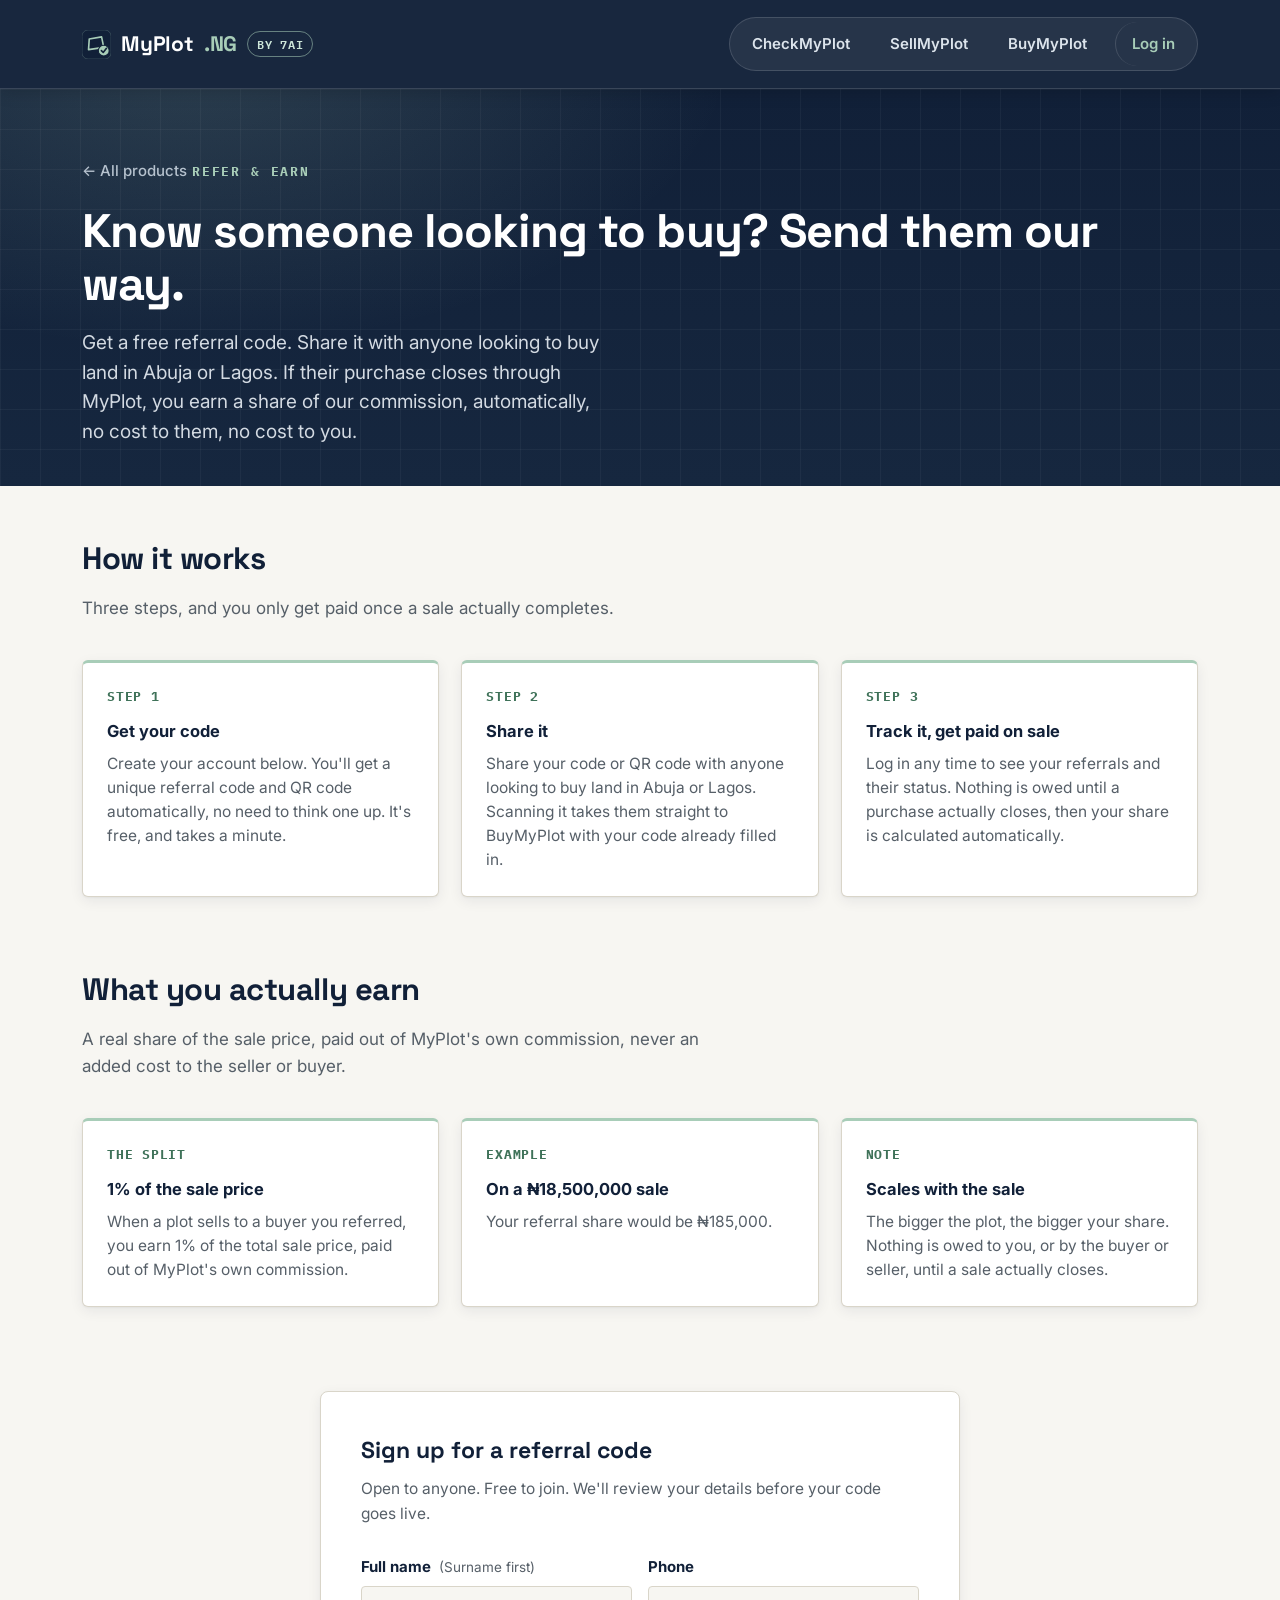
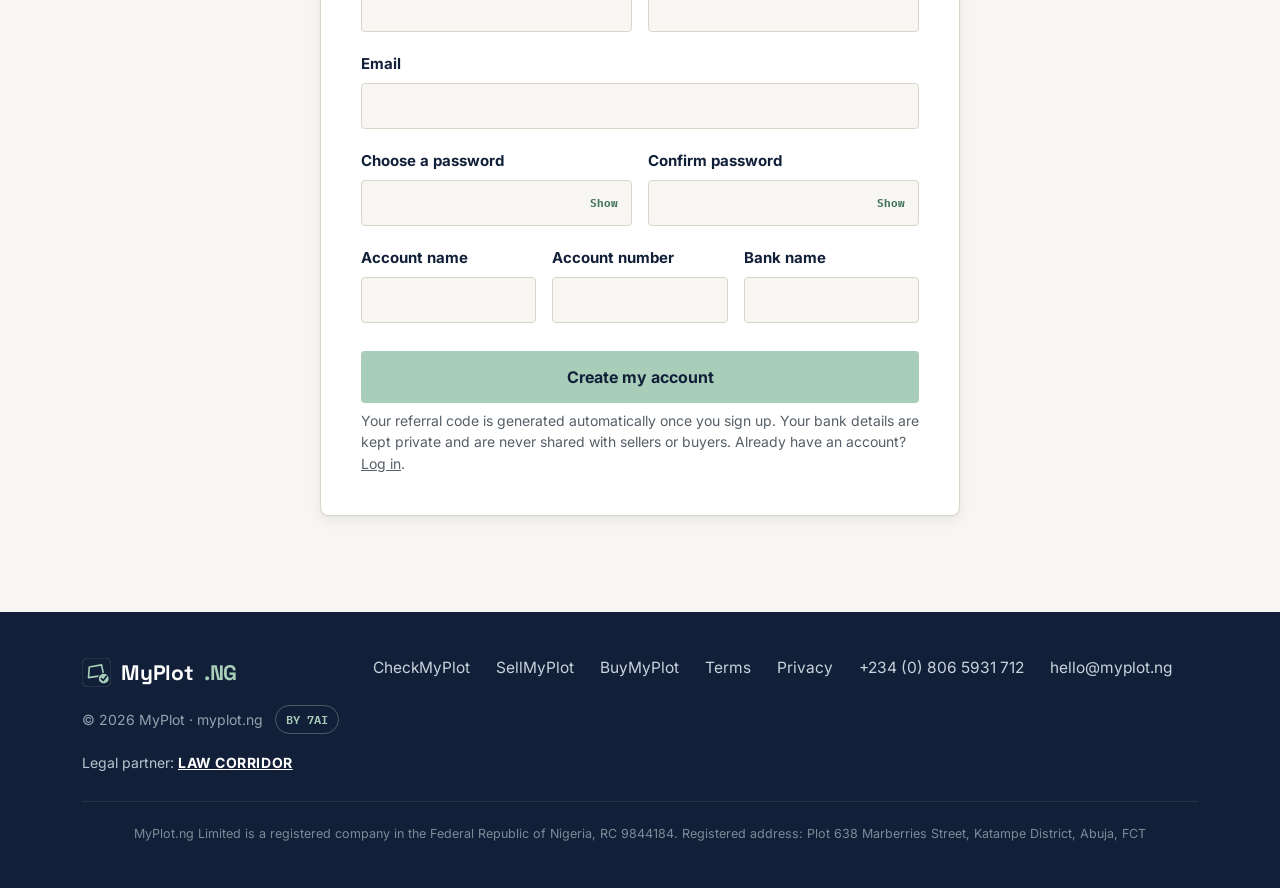
<file: referral/index.html>
<!DOCTYPE html>
<html lang="en">
<head>
<meta charset="UTF-8">
<meta http-equiv="refresh" content="0; url=../refer/index.html">
<title>Redirecting to Refer & Earn — MyPlot by 7Ai</title>
<link rel="canonical" href="../refer/index.html">
<style>
  body{ font-family:Arial, sans-serif; background:#F7F6F2; color:#333E48; display:flex; align-items:center; justify-content:center; height:100vh; margin:0; }
  a{ color:#3F7259; }
</style>
</head>
<body>
  <p>Taking you to <a href="../refer/index.html">Refer &amp; Earn</a>...</p>
  <script>window.location.replace("../refer/index.html");</script>
</body>
</html>
</file>
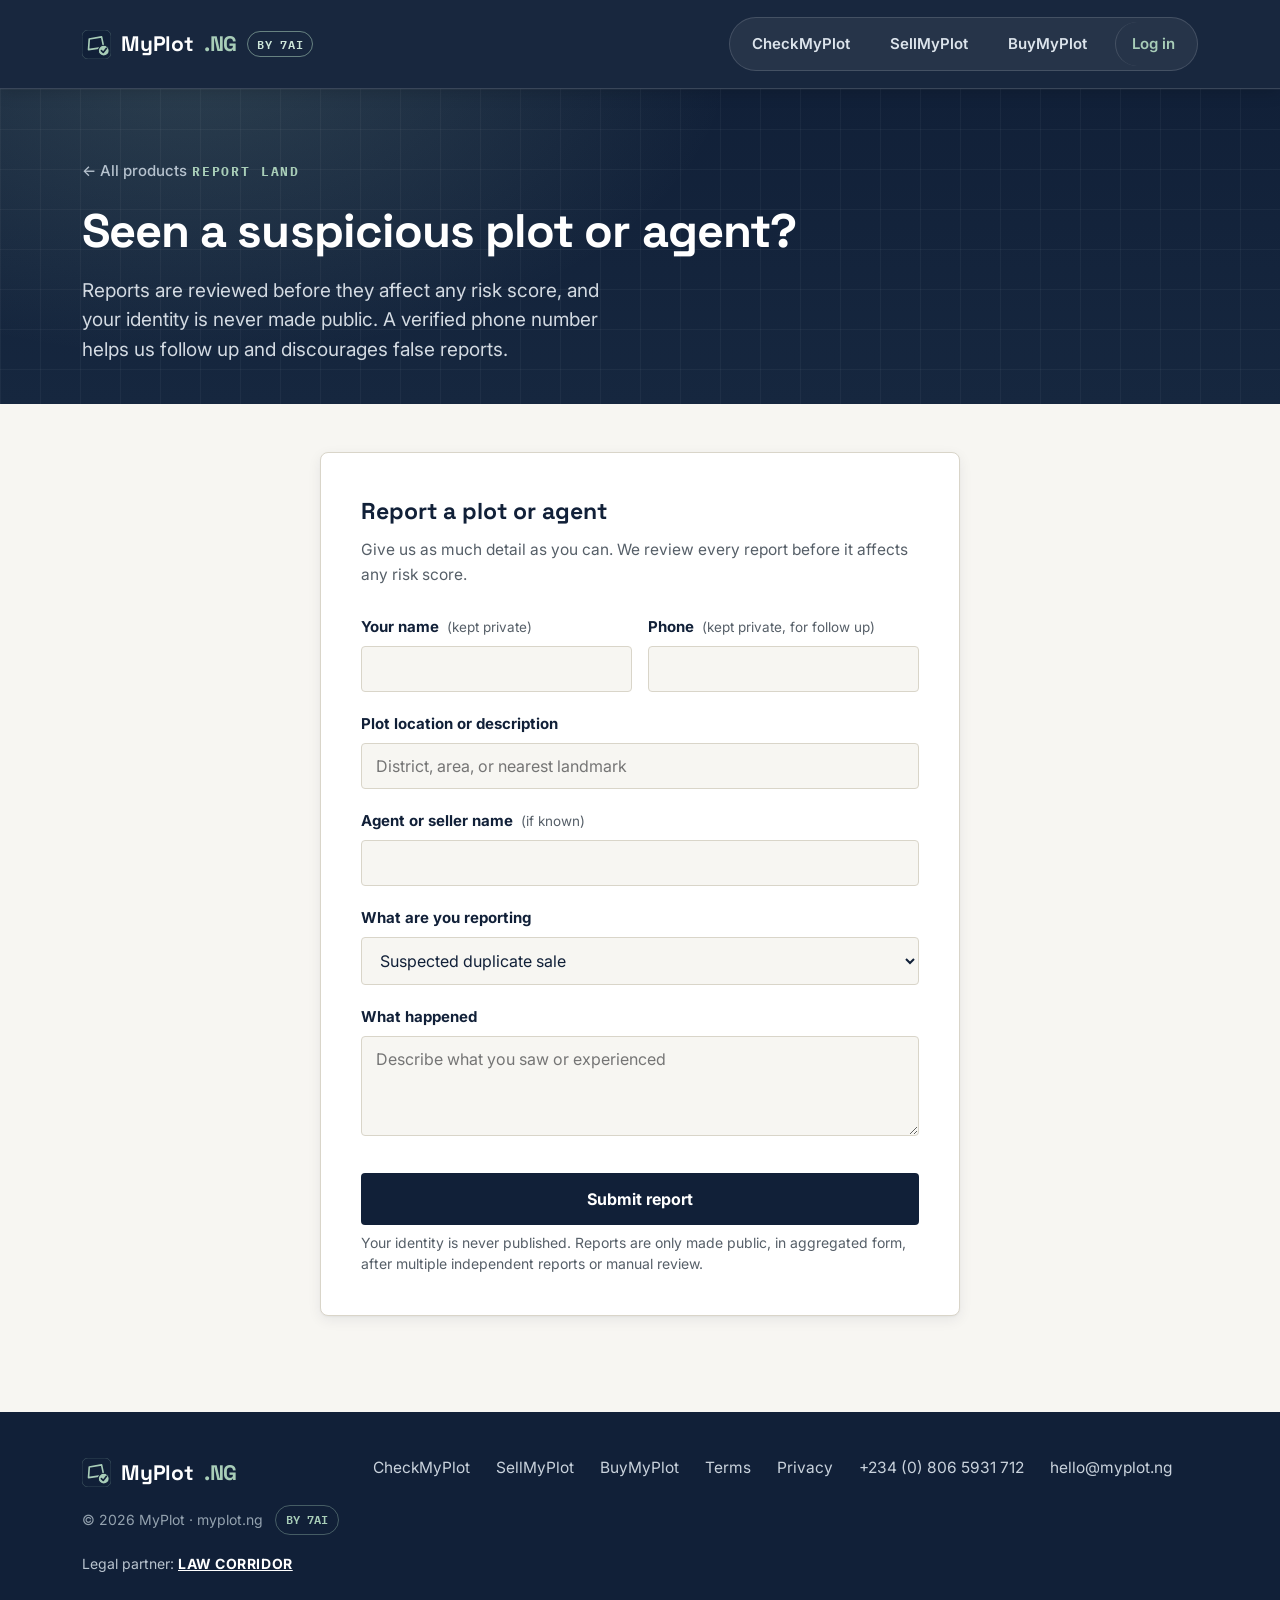
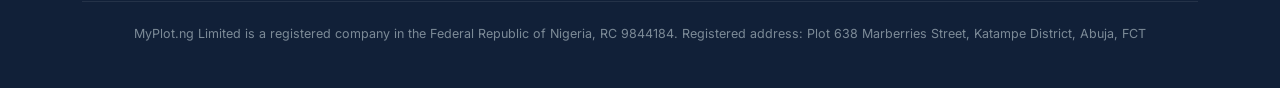
<file: report/index.html>
<!DOCTYPE html>
<html lang="en">
<head>
<meta charset="UTF-8">
<meta name="viewport" content="width=device-width, initial-scale=1.0">
<title>Report Land — MyPlot by 7Ai</title>
<meta name="description" content="Report a suspicious plot or agent. Reports are reviewed before they affect any risk score, and your identity is never made public.">
<link rel="icon" type="image/svg+xml" href="../assets/logo/icon.svg">
<link rel="preconnect" href="https://fonts.googleapis.com">
<link rel="preconnect" href="https://fonts.gstatic.com" crossorigin>
<link href="https://fonts.googleapis.com/css2?family=Space+Grotesk:wght@500;600;700&family=Inter:wght@400;500;600;700&family=IBM+Plex+Mono:wght@400;500;600&display=swap" rel="stylesheet">
<link rel="stylesheet" href="../css/style.css">
</head>
<body>

<header class="site">
  <div class="nav">
    <a href="../index.html" class="brand">
      <svg class="brand-icon" viewBox="0 0 160 160" xmlns="http://www.w3.org/2000/svg" aria-hidden="true">
        <rect x="0" y="0" width="160" height="160" rx="34" fill="#112038" stroke="#A8CDB8" stroke-opacity="0.4" stroke-width="3"/>
        <polygon points="40,50 108,38 120,96 36,108" fill="none" stroke="#A8CDB8" stroke-width="9" stroke-linejoin="round" stroke-linecap="round"/>
        <circle cx="120" cy="114" r="30" fill="#A8CDB8" stroke="#112038" stroke-width="6"/>
        <path d="M107,114 L117,124 L135,101" fill="none" stroke="#112038" stroke-width="9" stroke-linecap="round" stroke-linejoin="round"/>
      </svg>
      MyPlot<span class="dot">.NG</span><span class="brand-tag">BY 7AI</span>
    </a>
    <nav class="product-tabs">
      <a href="../check/index.html">CheckMyPlot</a>
      <a href="../sell/index.html">SellMyPlot</a>
      <a href="../buy/index.html">BuyMyPlot</a>
      <a href="../login/index.html" class="nav-login">Log in</a>
    </nav>
  </div>
</header>

<section class="hero" style="padding-bottom:0;">
  <div class="wrap hero-inner">
    <a href="../index.html" class="back-link">← All products</a>
    <span class="eyebrow">REPORT LAND</span>
    <h1>Seen a suspicious plot or agent?</h1>
    <p class="lede" style="margin-bottom:40px;">Reports are reviewed before they affect any risk score, and your identity is never made public. A verified phone number helps us follow up and discourages false reports.</p>
  </div>
</section>

<section class="form-section" style="padding-top:48px;">
  <div class="wrap">
    <div class="form-card">
      <h3>Report a plot or agent</h3>
      <p>Give us as much detail as you can. We review every report before it affects any risk score.</p>

      <form method="POST" data-myplot-form data-supabase-table="fraud_reports">
        <input type="hidden" name="form_source" value="Land or agent report">

        <div class="form-row-2">
          <div class="field">
            <label for="report-name">Your name <span class="hint">(kept private)</span></label>
            <input type="text" id="report-name" name="name" required>
          </div>
          <div class="field">
            <label for="report-phone">Phone <span class="hint">(kept private, for follow up)</span></label>
            <input type="tel" id="report-phone" name="phone" required>
          </div>
        </div>

        <div class="field">
          <label for="report-location">Plot location or description</label>
          <input type="text" id="report-location" name="plot_location" placeholder="District, area, or nearest landmark" required>
        </div>

        <div class="field">
          <label for="report-agent">Agent or seller name <span class="hint">(if known)</span></label>
          <input type="text" id="report-agent" name="agent_name">
        </div>

        <div class="field">
          <label for="report-type">What are you reporting</label>
          <select id="report-type" name="report_type">
            <option value="duplicate_sale">Suspected duplicate sale</option>
            <option value="forged_title">Suspected forged title</option>
            <option value="disputed_claim">Disputed family or ownership claim</option>
            <option value="suspicious_agent">Suspicious agent behavior</option>
            <option value="other">Other</option>
          </select>
        </div>

        <div class="field">
          <label for="report-details">What happened</label>
          <textarea id="report-details" name="details" placeholder="Describe what you saw or experienced" required></textarea>
        </div>

        <button type="submit" class="btn btn-dark form-submit">Submit report</button>
        <div class="form-success">Thank you. Your report has been received and will be reviewed.</div>
        <div class="form-error">Something went wrong sending your report. Please try again, or reach us directly.</div>
        <p class="form-note">Your identity is never published. Reports are only made public, in aggregated form, after multiple independent reports or manual review.</p>
      </form>
    </div>
  </div>
</section>

<footer>
  <div class="wrap">
    <div class="footer-row">
      <a href="../index.html" class="brand">
        <svg class="brand-icon" viewBox="0 0 160 160" xmlns="http://www.w3.org/2000/svg" aria-hidden="true">
          <rect x="0" y="0" width="160" height="160" rx="34" fill="#112038" stroke="#A8CDB8" stroke-opacity="0.4" stroke-width="3"/>
          <polygon points="40,50 108,38 120,96 36,108" fill="none" stroke="#A8CDB8" stroke-width="9" stroke-linejoin="round" stroke-linecap="round"/>
          <circle cx="120" cy="114" r="30" fill="#A8CDB8" stroke="#112038" stroke-width="6"/>
          <path d="M107,114 L117,124 L135,101" fill="none" stroke="#112038" stroke-width="9" stroke-linecap="round" stroke-linejoin="round"/>
        </svg>
        MyPlot<span class="dot">.NG</span>
      </a>
      <div class="footer-links">
        <a href="../check/index.html">CheckMyPlot</a>
        <a href="../sell/index.html">SellMyPlot</a>
        <a href="../buy/index.html">BuyMyPlot</a>
        <a href="../terms/index.html">Terms</a>
        <a href="../privacy/index.html">Privacy</a>
        <a href="tel:+2348065931712">+234 (0) 806 5931 712</a>
        <a href="mailto:hello@myplot.ng">hello@myplot.ng</a>
      </div>
      <div class="footer-meta">
        <span>© 2026 MyPlot · myplot.ng</span>
        <span class="tag7ai">BY 7AI</span>
      </div>
    </div>
    <div class="footer-partner">Legal partner: <b><a href="../index.html#legal-partner" style="color:inherit">LAW CORRIDOR</a></b></div>
    <div class="footer-legal">MyPlot.ng Limited is a registered company in the Federal Republic of Nigeria, RC 9844184. Registered address: Plot 638 Marberries Street, Katampe District, Abuja, FCT</div>
  </div>
</footer>

<script src="../js/main.js"></script>
</body>
</html>
</file>
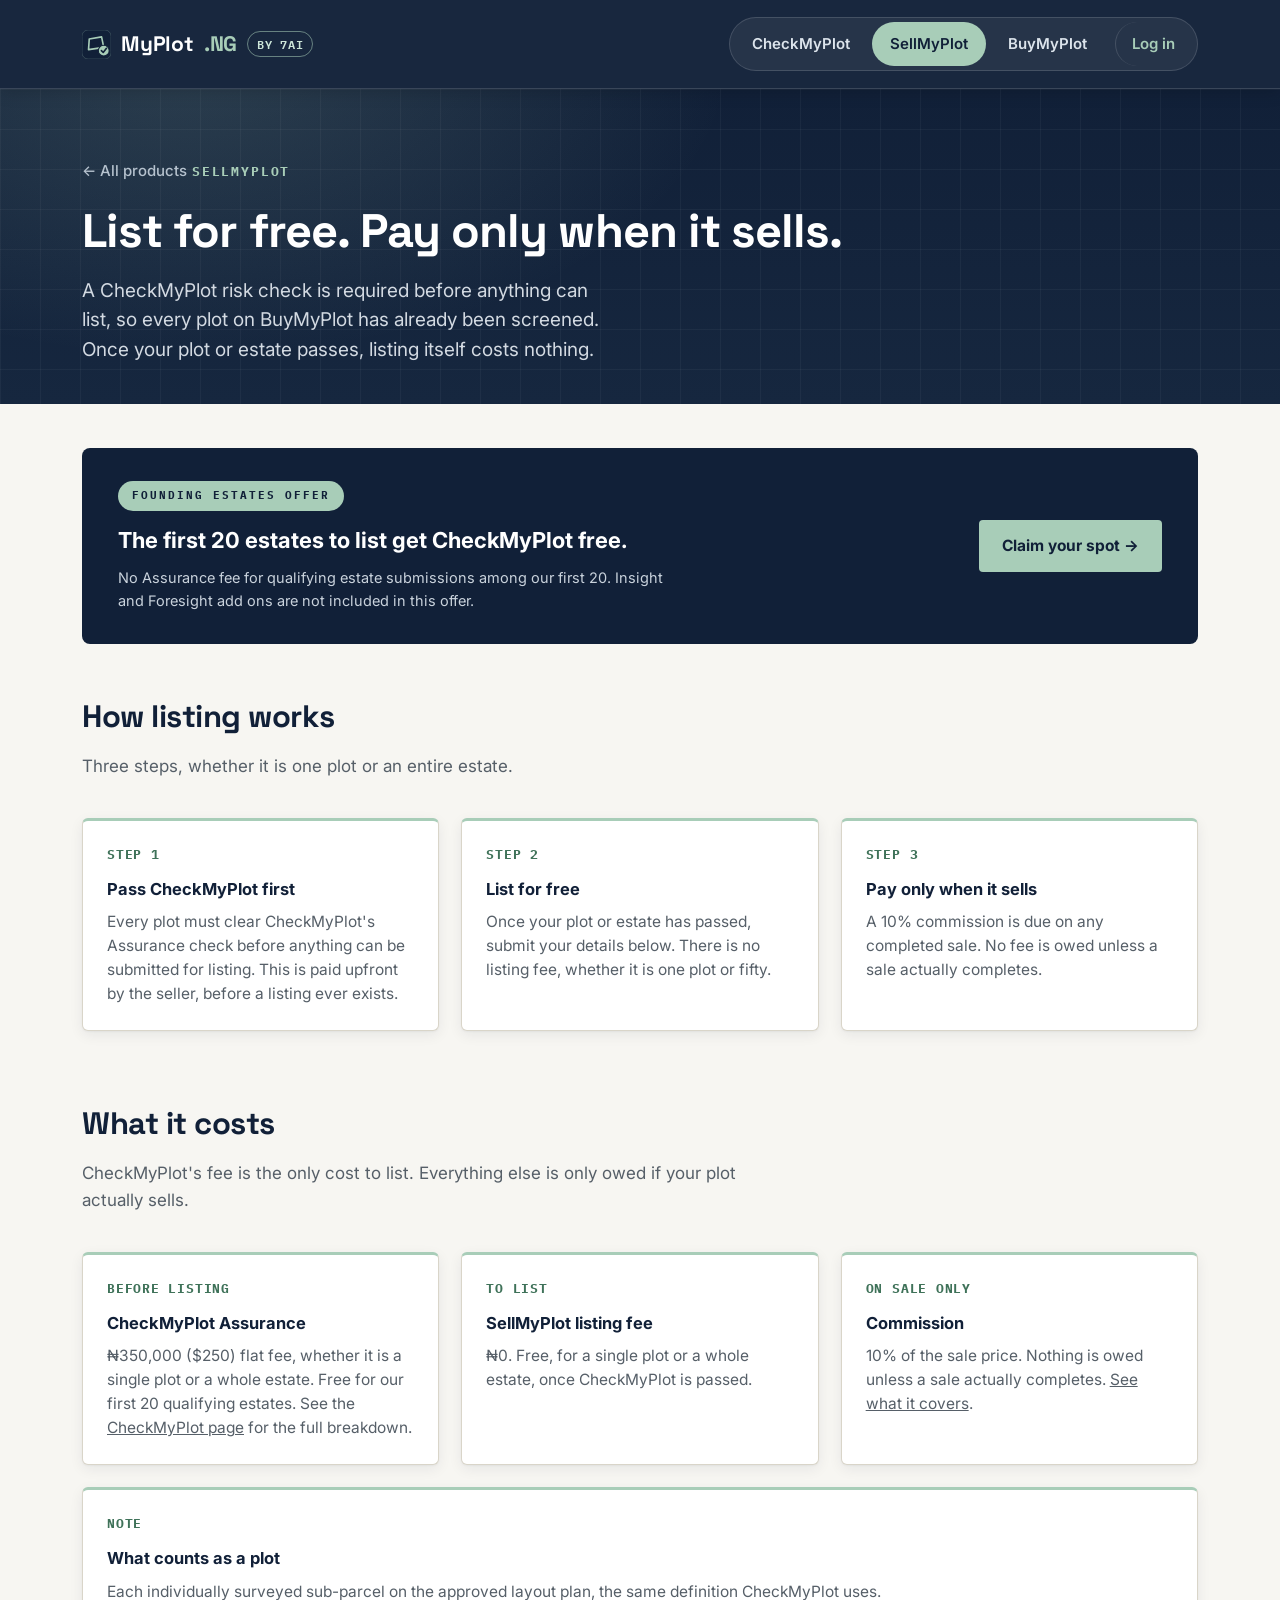
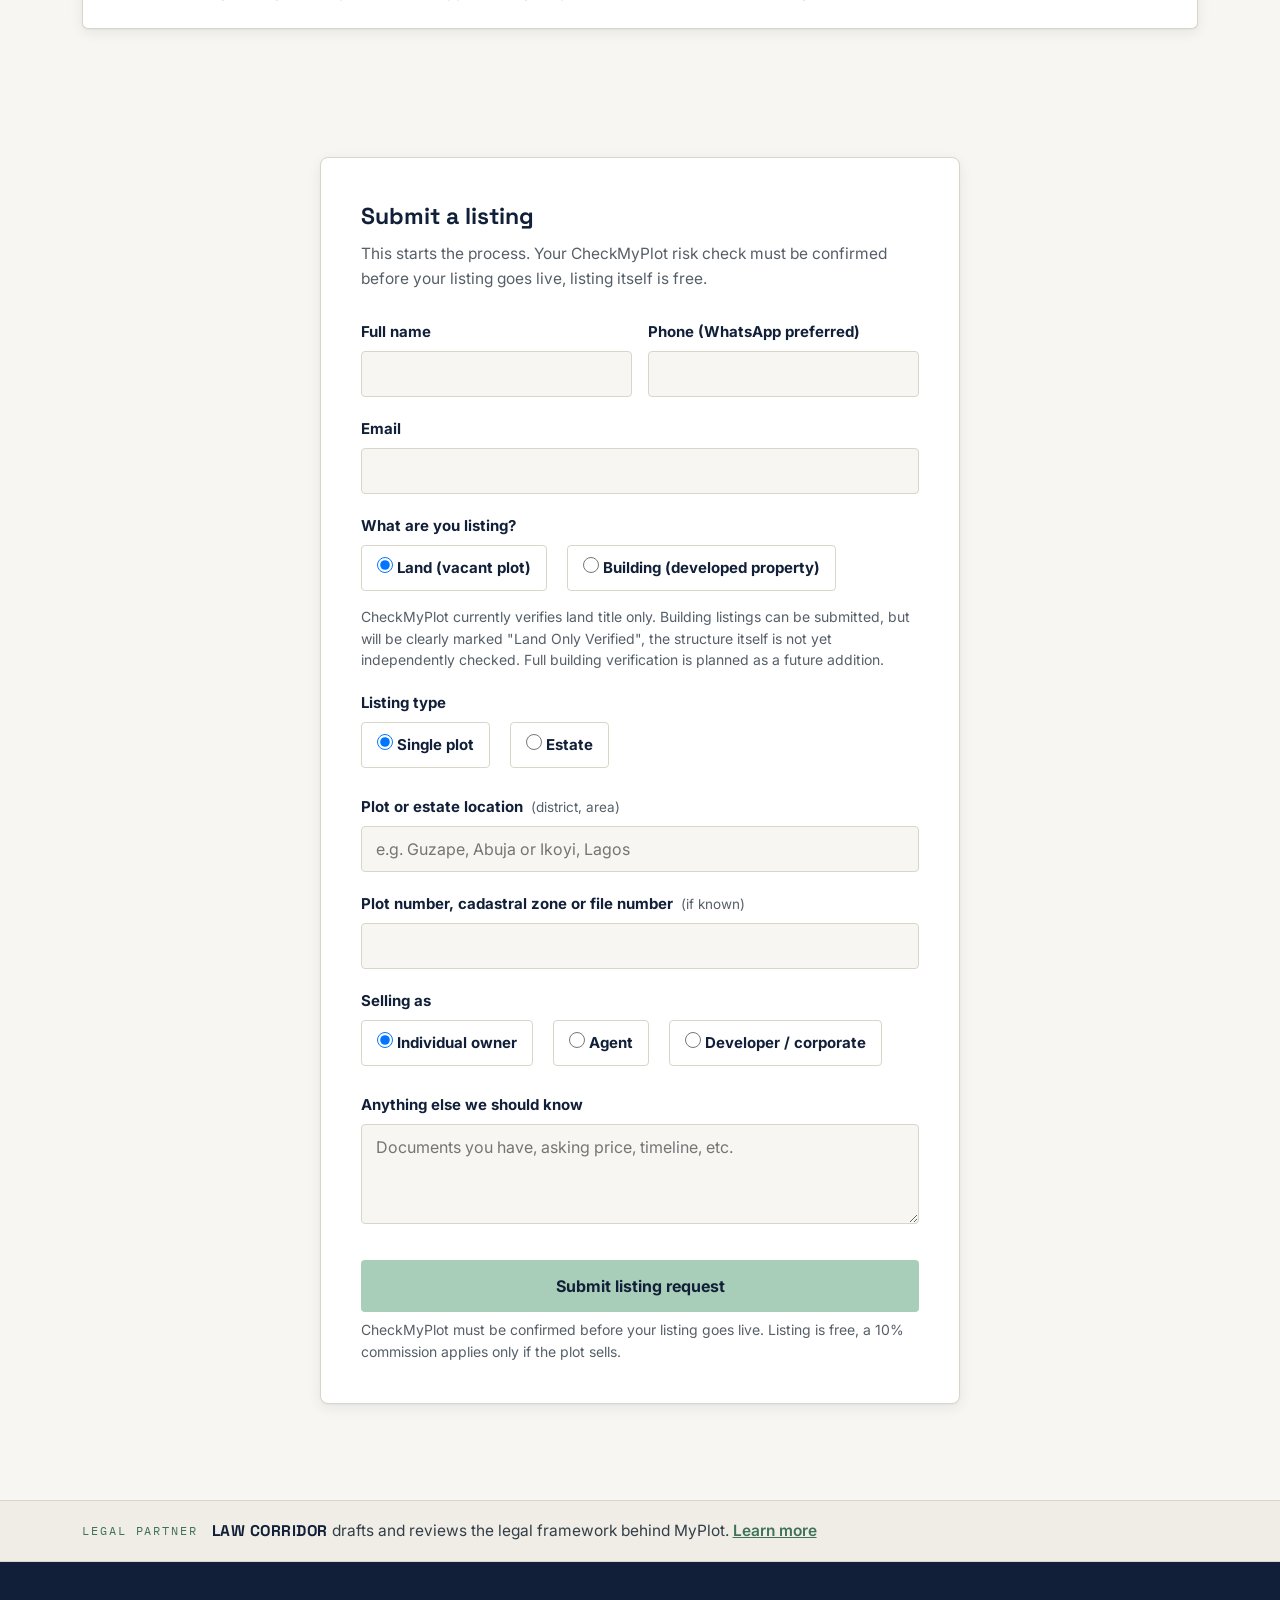
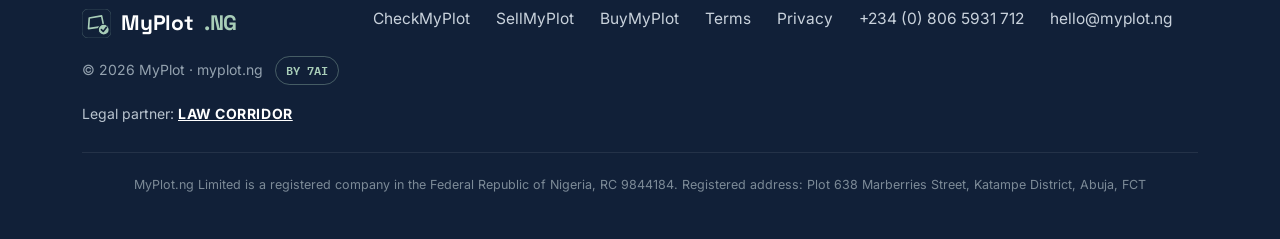
<file: sell/index.html>
<!DOCTYPE html>
<html lang="en">
<head>
<meta charset="UTF-8">
<meta name="viewport" content="width=device-width, initial-scale=1.0">
<title>SellMyPlot — Free Listing, Pay Only When It Sells | MyPlot by 7Ai</title>
<meta name="description" content="List a checked plot or estate on MyPlot for free. A CheckMyPlot risk check is required first. A 10% commission applies only when the plot actually sells.">
<link rel="icon" type="image/svg+xml" href="../assets/logo/icon.svg">
<link rel="preconnect" href="https://fonts.googleapis.com">
<link rel="preconnect" href="https://fonts.gstatic.com" crossorigin>
<link href="https://fonts.googleapis.com/css2?family=Space+Grotesk:wght@500;600;700&family=Inter:wght@400;500;600;700&family=IBM+Plex+Mono:wght@400;500;600&display=swap" rel="stylesheet">
<link rel="stylesheet" href="../css/style.css">
</head>
<body>

<header class="site">
  <div class="nav">
    <a href="../index.html" class="brand">
      <svg class="brand-icon" viewBox="0 0 160 160" xmlns="http://www.w3.org/2000/svg" aria-hidden="true">
        <rect x="0" y="0" width="160" height="160" rx="34" fill="#112038" stroke="#A8CDB8" stroke-opacity="0.4" stroke-width="3"/>
        <polygon points="40,50 108,38 120,96 36,108" fill="none" stroke="#A8CDB8" stroke-width="9" stroke-linejoin="round" stroke-linecap="round"/>
        <circle cx="120" cy="114" r="30" fill="#A8CDB8" stroke="#112038" stroke-width="6"/>
        <path d="M107,114 L117,124 L135,101" fill="none" stroke="#112038" stroke-width="9" stroke-linecap="round" stroke-linejoin="round"/>
      </svg>
      MyPlot<span class="dot">.NG</span><span class="brand-tag">BY 7AI</span>
    </a>
    <nav class="product-tabs">
      <a href="../check/index.html">CheckMyPlot</a>
      <a href="../sell/index.html" class="active">SellMyPlot</a>
      <a href="../buy/index.html">BuyMyPlot</a>
      <a href="../login/index.html" class="nav-login">Log in</a>
    </nav>
  </div>
</header>

<section class="hero" style="padding-bottom:0;">
  <div class="wrap hero-inner">
    <a href="../index.html" class="back-link">← All products</a>
    <span class="eyebrow">SELLMYPLOT</span>
    <h1>List for free. Pay only when it sells.</h1>
    <p class="lede" style="margin-bottom:40px;">A CheckMyPlot risk check is required before anything can list, so every plot on BuyMyPlot has already been screened. Once your plot or estate passes, listing itself costs nothing.</p>
  </div>
</section>

<section class="content-section" style="padding-top:44px; padding-bottom:0;">
  <div class="wrap">
    <div style="background:var(--navy); border-radius:8px; padding:32px 36px; display:flex; align-items:center; justify-content:space-between; flex-wrap:wrap; gap:16px;">
      <div>
        <div style="display:inline-block; font-family:var(--mono); font-size:11px; font-weight:700; letter-spacing:2px; color:var(--navy); background:var(--teal); border-radius:20px; padding:6px 14px; margin-bottom:12px;">FOUNDING ESTATES OFFER</div>
        <h3 style="color:#fff; font-size:22px; margin:0;">The first 20 estates to list get CheckMyPlot free.</h3>
        <p style="color:#C9D2DC; font-size:14.5px; margin-top:8px; max-width:560px;">No Assurance fee for qualifying estate submissions among our first 20. Insight and Foresight add ons are not included in this offer.</p>
      </div>
      <a href="#request-form" class="btn btn-primary" style="white-space:nowrap;">Claim your spot →</a>
    </div>
  </div>
</section>

<section class="content-section" style="padding-top:48px;">
  <div class="wrap">
    <div class="section-head">
      <h2>How listing works</h2>
      <p>Three steps, whether it is one plot or an entire estate.</p>
    </div>
    <div class="info-grid">
      <div class="info-item">
        <span class="num">STEP 1</span>
        <h4>Pass CheckMyPlot first</h4>
        <p>Every plot must clear CheckMyPlot's Assurance check before anything can be submitted for listing. This is paid upfront by the seller, before a listing ever exists.</p>
      </div>
      <div class="info-item">
        <span class="num">STEP 2</span>
        <h4>List for free</h4>
        <p>Once your plot or estate has passed, submit your details below. There is no listing fee, whether it is one plot or fifty.</p>
      </div>
      <div class="info-item">
        <span class="num">STEP 3</span>
        <h4>Pay only when it sells</h4>
        <p>A 10% commission is due on any completed sale. No fee is owed unless a sale actually completes.</p>
      </div>
    </div>
  </div>
</section>

<section class="content-section" style="padding-top:0;">
  <div class="wrap">
    <div class="section-head">
      <h2>What it costs</h2>
      <p>CheckMyPlot's fee is the only cost to list. Everything else is only owed if your plot actually sells.</p>
    </div>
    <div class="info-grid">
      <div class="info-item">
        <span class="num">BEFORE LISTING</span>
        <h4>CheckMyPlot Assurance</h4>
        <p>₦350,000 ($250) flat fee, whether it is a single plot or a whole estate. Free for our first 20 qualifying estates. See the <a href="../check/index.html">CheckMyPlot page</a> for the full breakdown.</p>
      </div>
      <div class="info-item">
        <span class="num">TO LIST</span>
        <h4>SellMyPlot listing fee</h4>
        <p>₦0. Free, for a single plot or a whole estate, once CheckMyPlot is passed.</p>
      </div>
      <div class="info-item">
        <span class="num">ON SALE ONLY</span>
        <h4>Commission</h4>
        <p>10% of the sale price. Nothing is owed unless a sale actually completes. <a href="../commission/index.html">See what it covers</a>.</p>
      </div>
      <div class="info-item">
        <span class="num">NOTE</span>
        <h4>What counts as a plot</h4>
        <p>Each individually surveyed sub-parcel on the approved layout plan, the same definition CheckMyPlot uses.</p>
      </div>
    </div>
  </div>
</section>

<section class="form-section">
  <div class="wrap">
    <div class="form-card">
      <h3>Submit a listing</h3>
      <p>This starts the process. Your CheckMyPlot risk check must be confirmed before your listing goes live, listing itself is free.</p>

      <form method="POST" data-myplot-form data-supabase-table="sell_submissions">
        <input type="hidden" name="form_source" value="SellMyPlot listing request">

        <div class="form-row-2">
          <div class="field">
            <label for="sell-name">Full name</label>
            <input type="text" id="sell-name" name="name" required>
          </div>
          <div class="field">
            <label for="sell-phone">Phone (WhatsApp preferred)</label>
            <input type="tel" id="sell-phone" name="phone" required>
          </div>
        </div>

        <div class="field">
          <label for="sell-email">Email</label>
          <input type="email" id="sell-email" name="email" required>
        </div>

        <div class="field">
          <label>What are you listing?</label>
          <div class="radio-row">
            <label class="radio-option"><input type="radio" name="property_type" value="land" checked> Land (vacant plot)</label>
            <label class="radio-option"><input type="radio" name="property_type" value="building"> Building (developed property)</label>
          </div>
          <p class="form-note" style="margin-top:8px;">CheckMyPlot currently verifies land title only. Building listings can be submitted, but will be clearly marked "Land Only Verified", the structure itself is not yet independently checked. Full building verification is planned as a future addition.</p>
        </div>

        <div class="field">
          <label>Listing type</label>
          <div class="radio-row">
            <label class="radio-option"><input type="radio" name="listing_type" value="plot" checked> Single plot</label>
            <label class="radio-option"><input type="radio" name="listing_type" value="estate"> Estate</label>
          </div>
        </div>

        <div class="field" id="estate-count-field" style="display:none;">
          <label for="sell-plot-count">Number of plots in the estate</label>
          <input type="text" id="sell-plot-count" name="estate_plot_count" placeholder="e.g. 40">
          <p class="form-note" style="margin-top:8px;">CheckMyPlot is a flat fee of ₦350,000 ($250), whether it is one plot or a whole estate. Free for our first 20 qualifying estates. Listing itself stays free.</p>
        </div>

        <div class="field">
          <label for="sell-location">Plot or estate location <span class="hint">(district, area)</span></label>
          <input type="text" id="sell-location" name="listing_location" placeholder="e.g. Guzape, Abuja or Ikoyi, Lagos" required>
        </div>

        <div class="field">
          <label for="sell-refs">Plot number, cadastral zone or file number <span class="hint">(if known)</span></label>
          <input type="text" id="sell-refs" name="listing_reference">
        </div>

        <div class="field">
          <label>Selling as</label>
          <div class="radio-row">
            <label class="radio-option"><input type="radio" name="seller_type" value="individual" checked> Individual owner</label>
            <label class="radio-option"><input type="radio" name="seller_type" value="agent"> Agent</label>
            <label class="radio-option"><input type="radio" name="seller_type" value="developer"> Developer / corporate</label>
          </div>
        </div>

        <div class="field">
          <label for="sell-details">Anything else we should know</label>
          <textarea id="sell-details" name="details" placeholder="Documents you have, asking price, timeline, etc."></textarea>
        </div>

        <button type="submit" class="btn btn-primary form-submit">Submit listing request</button>
        <div class="form-success">Thank you. Your listing request has been received. We will follow up with next steps for the risk check.</div>
        <div class="form-error">Something went wrong sending your request. Please try again, or reach us directly.</div>
        <p class="form-note">CheckMyPlot must be confirmed before your listing goes live. Listing is free, a 10% commission applies only if the plot sells.</p>
      </form>
    </div>
  </div>
</section>

<div class="lp-strip"><div class="wrap"><span class="tag">LEGAL PARTNER</span><span><b>Law Corridor</b> drafts and reviews the legal framework behind MyPlot. <a href="../index.html#legal-partner">Learn more</a></span></div></div>

<footer>
  <div class="wrap">
    <div class="footer-row">
      <a href="../index.html" class="brand">
        <svg class="brand-icon" viewBox="0 0 160 160" xmlns="http://www.w3.org/2000/svg" aria-hidden="true">
          <rect x="0" y="0" width="160" height="160" rx="34" fill="#112038" stroke="#A8CDB8" stroke-opacity="0.4" stroke-width="3"/>
          <polygon points="40,50 108,38 120,96 36,108" fill="none" stroke="#A8CDB8" stroke-width="9" stroke-linejoin="round" stroke-linecap="round"/>
          <circle cx="120" cy="114" r="30" fill="#A8CDB8" stroke="#112038" stroke-width="6"/>
          <path d="M107,114 L117,124 L135,101" fill="none" stroke="#112038" stroke-width="9" stroke-linecap="round" stroke-linejoin="round"/>
        </svg>
        MyPlot<span class="dot">.NG</span>
      </a>
      <div class="footer-links">
        <a href="../check/index.html">CheckMyPlot</a>
        <a href="../sell/index.html">SellMyPlot</a>
        <a href="../buy/index.html">BuyMyPlot</a>
        <a href="../terms/index.html">Terms</a>
        <a href="../privacy/index.html">Privacy</a>
        <a href="tel:+2348065931712">+234 (0) 806 5931 712</a>
        <a href="mailto:hello@myplot.ng">hello@myplot.ng</a>
      </div>
      <div class="footer-meta">
        <span>© 2026 MyPlot · myplot.ng</span>
        <span class="tag7ai">BY 7AI</span>
      </div>
    </div>
    <div class="footer-partner">Legal partner: <b><a href="../index.html#legal-partner" style="color:inherit">LAW CORRIDOR</a></b></div>
    <div class="footer-legal">MyPlot.ng Limited is a registered company in the Federal Republic of Nigeria, RC 9844184. Registered address: Plot 638 Marberries Street, Katampe District, Abuja, FCT</div>
  </div>
</footer>

<script src="../js/main.js"></script>
</body>
</html>
</file>
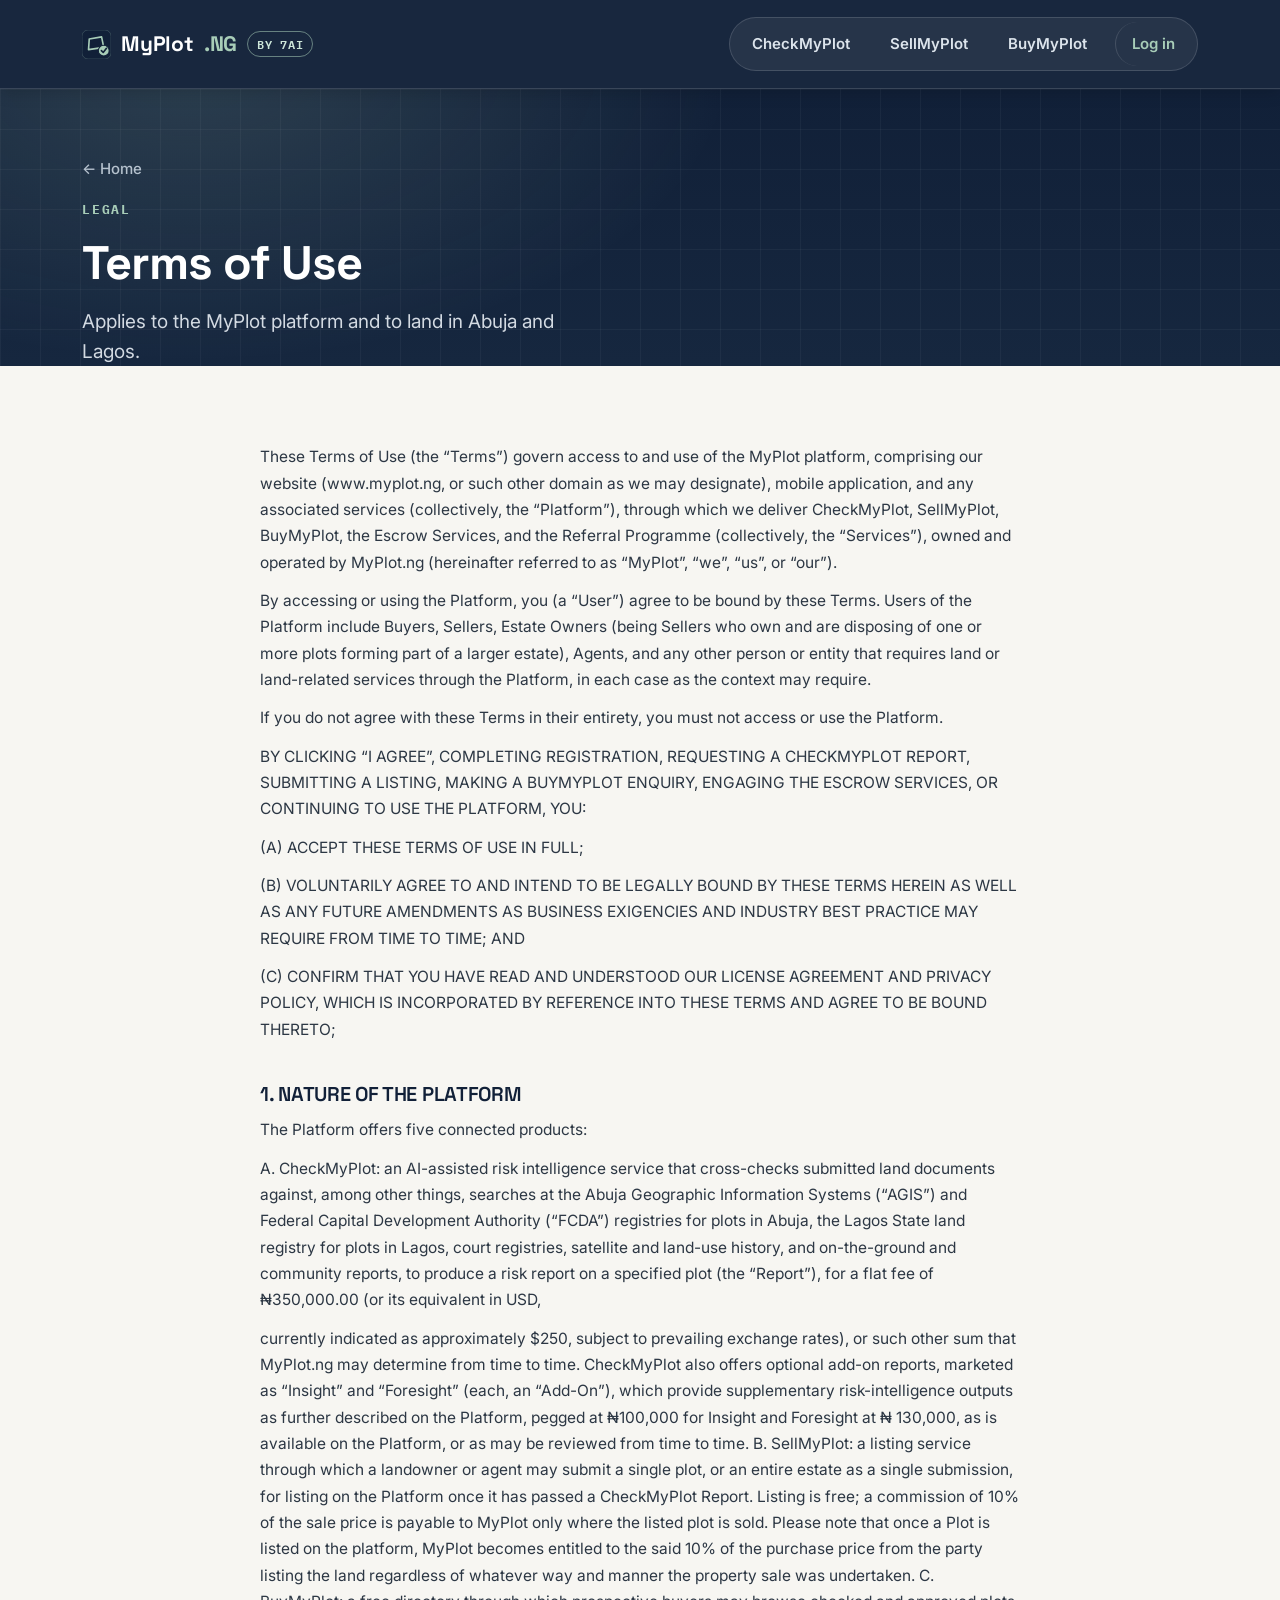
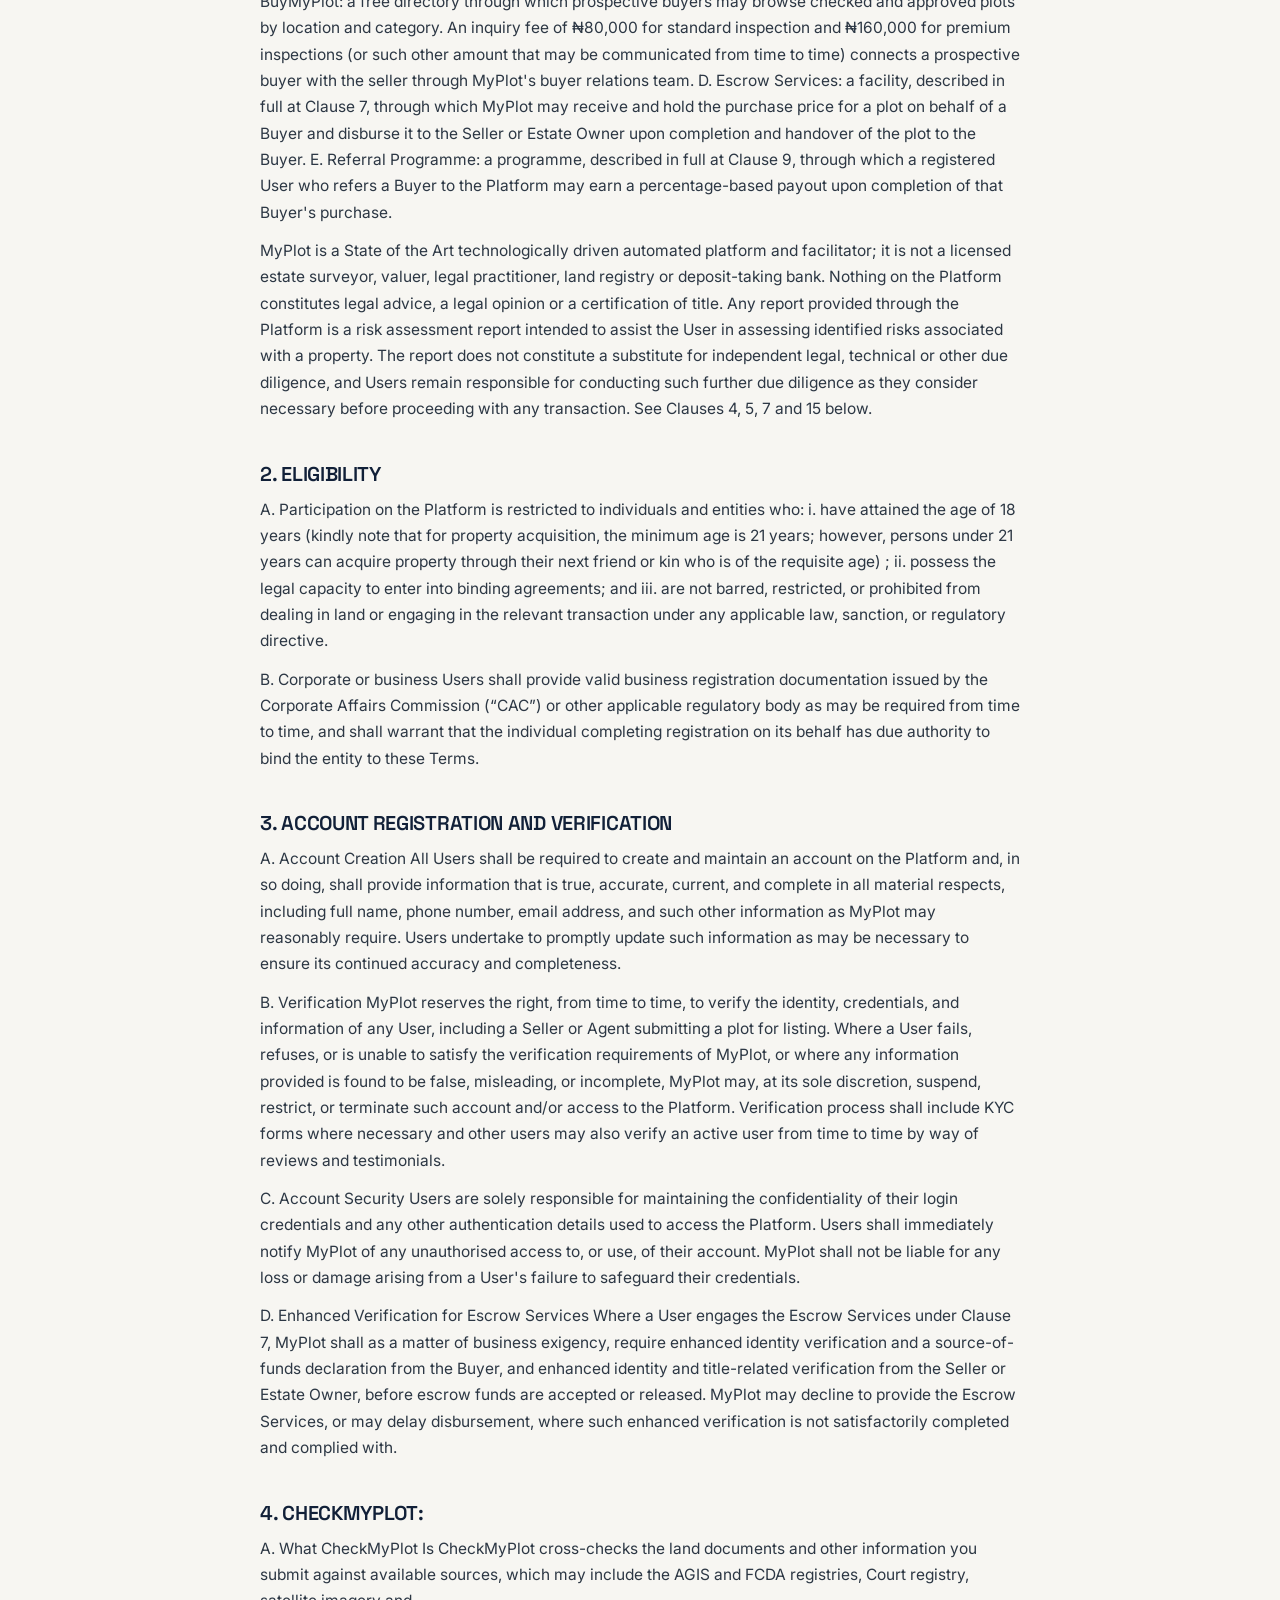
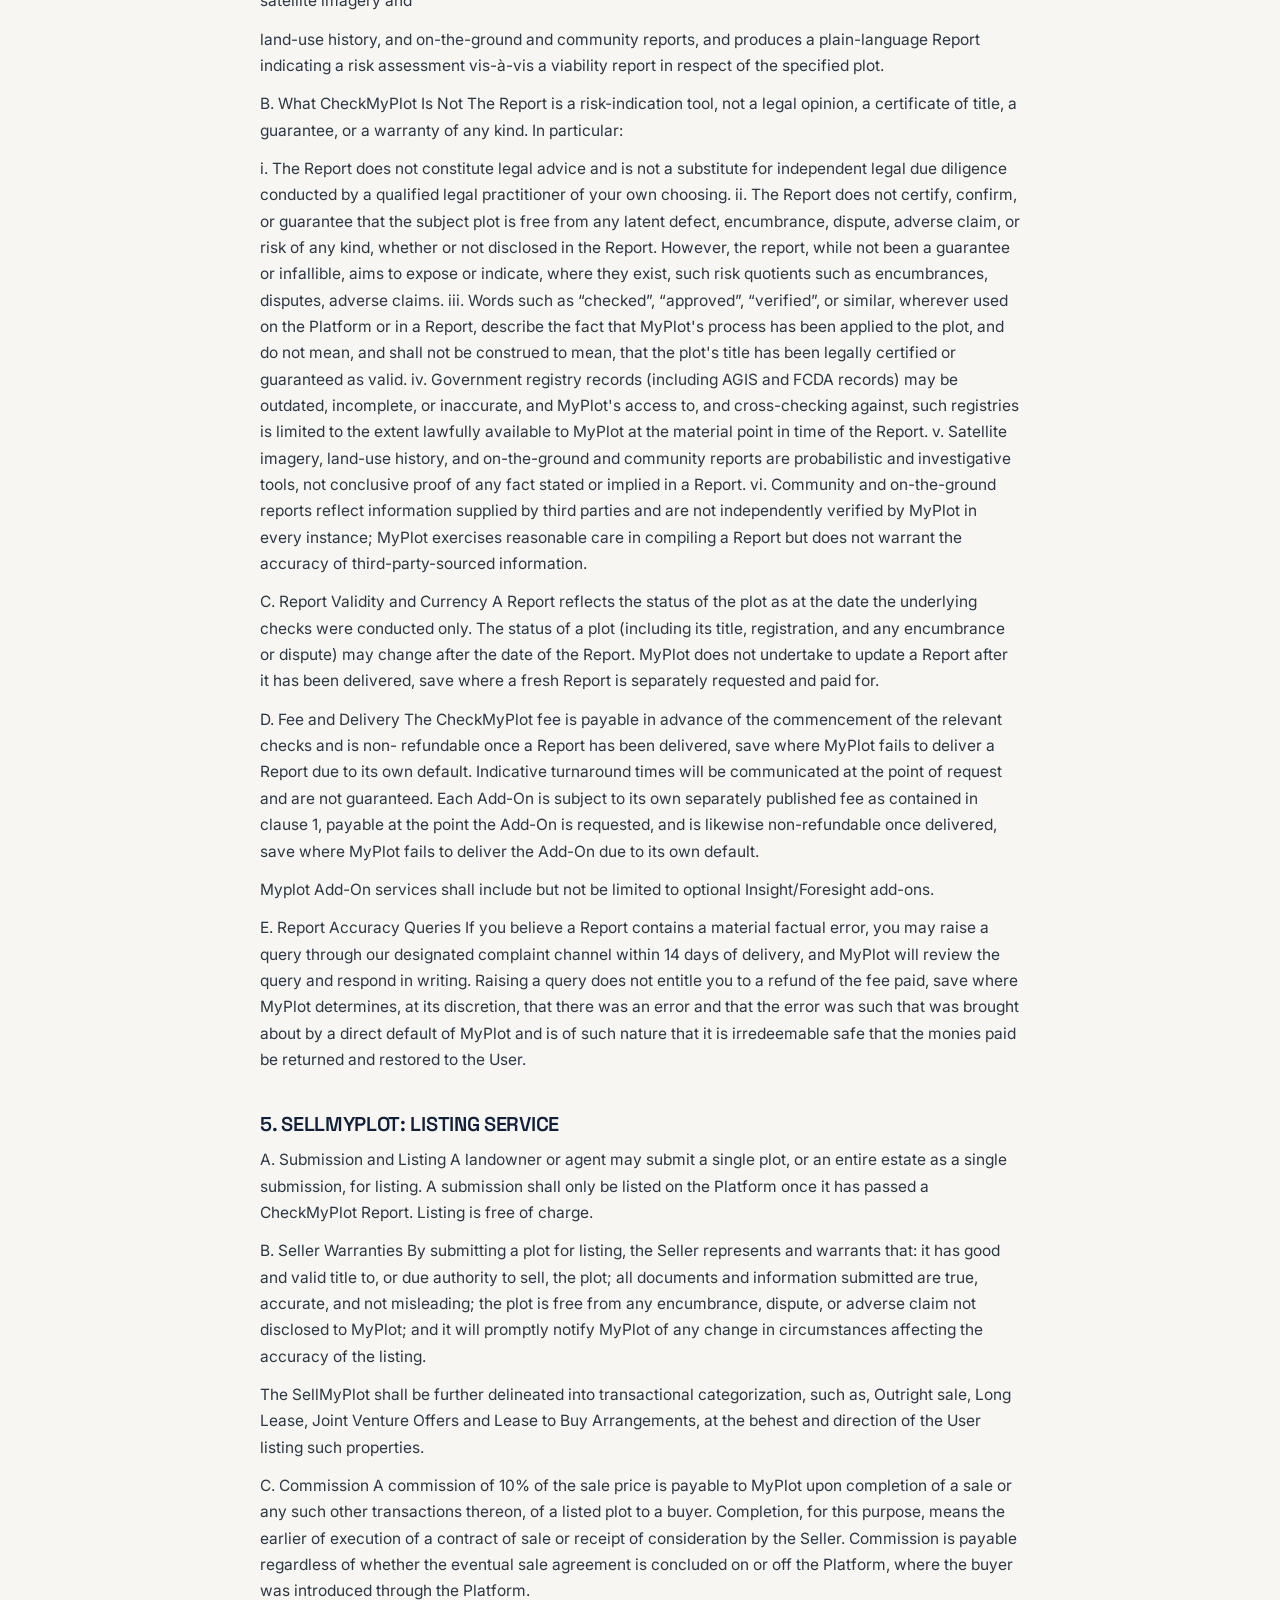
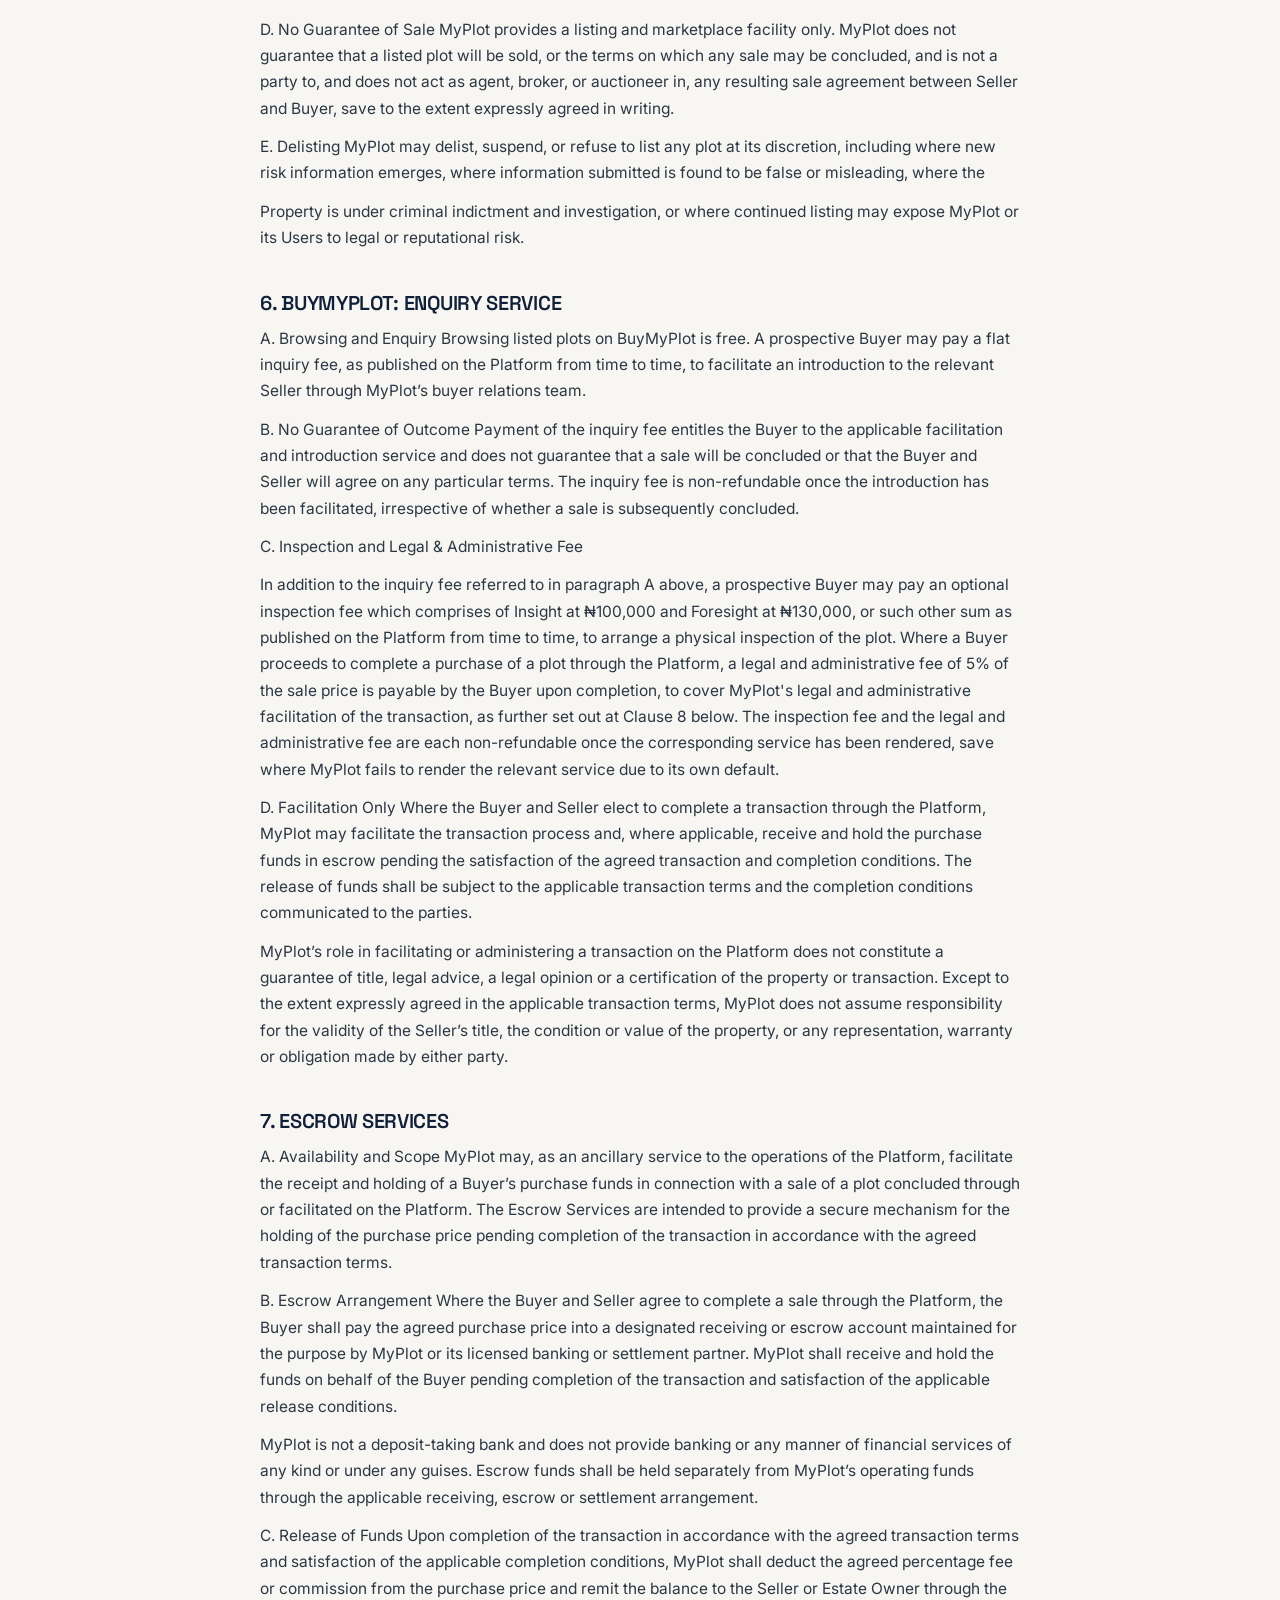
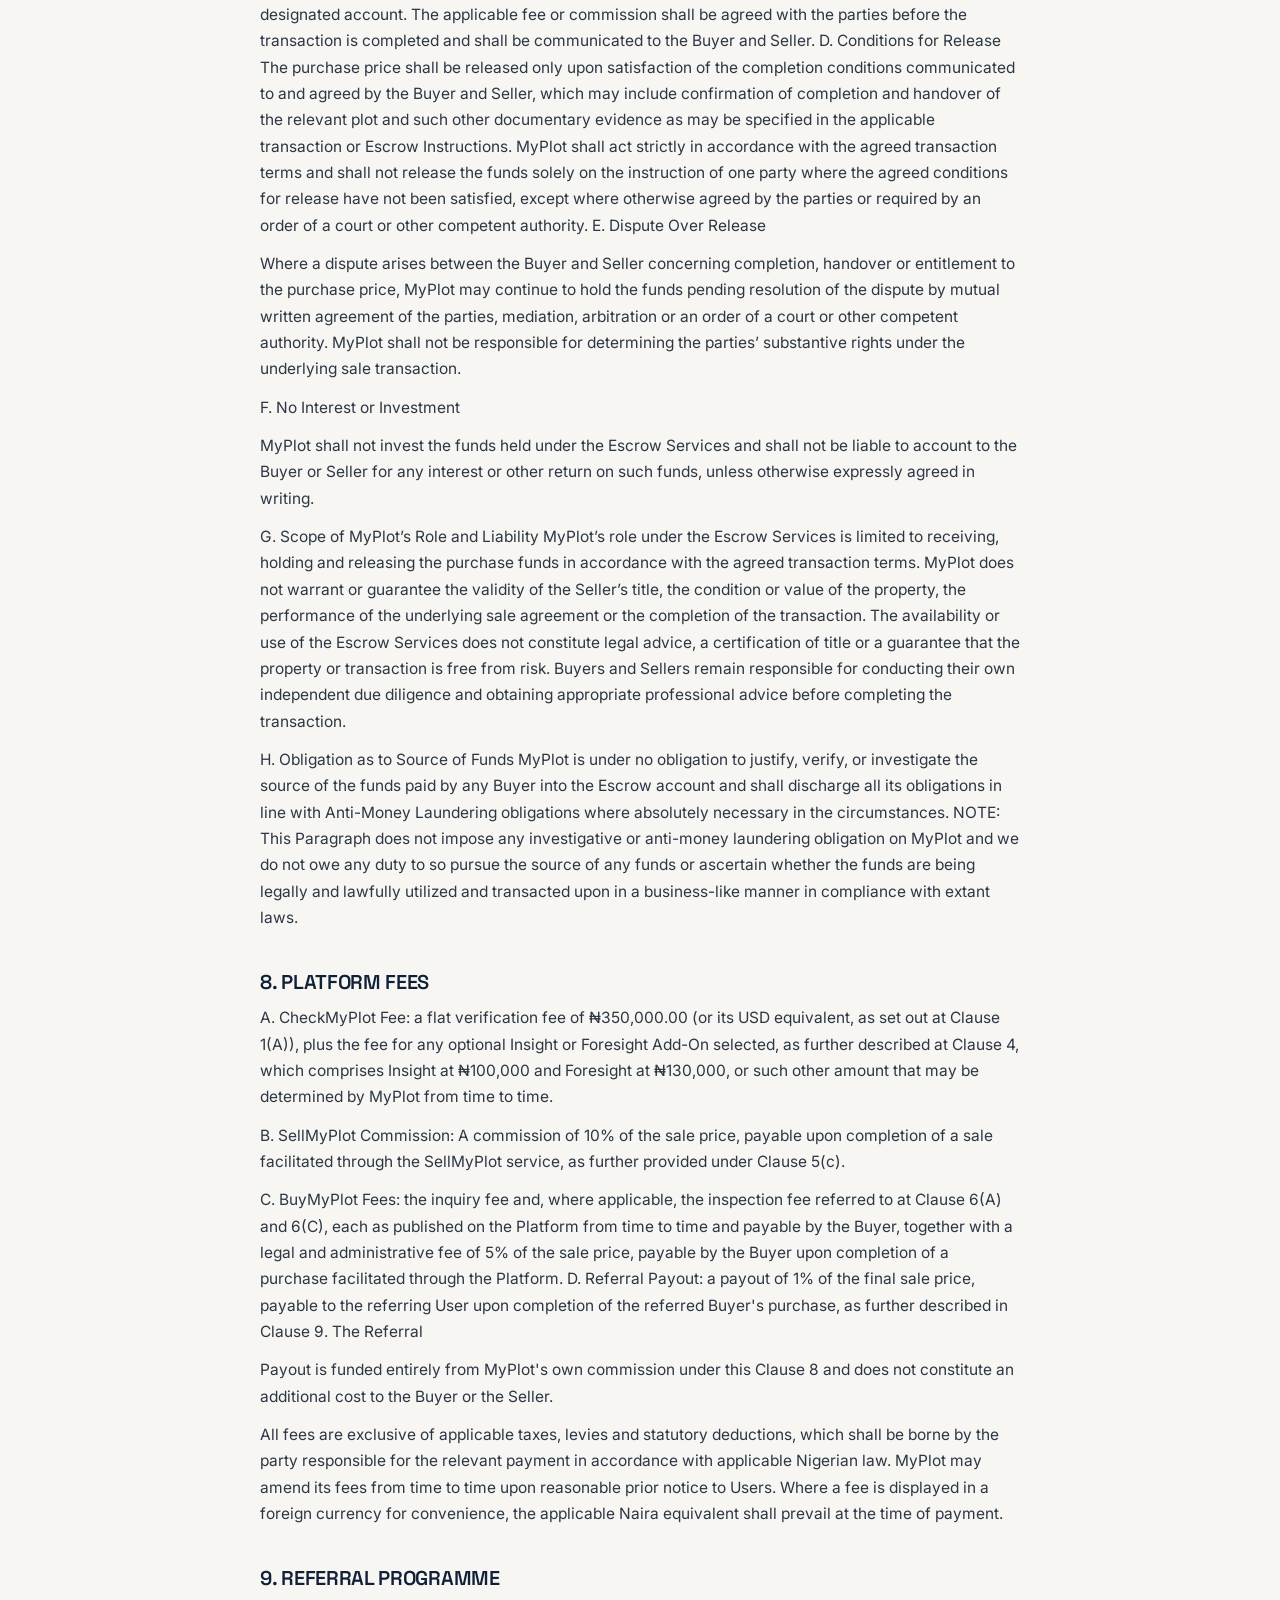
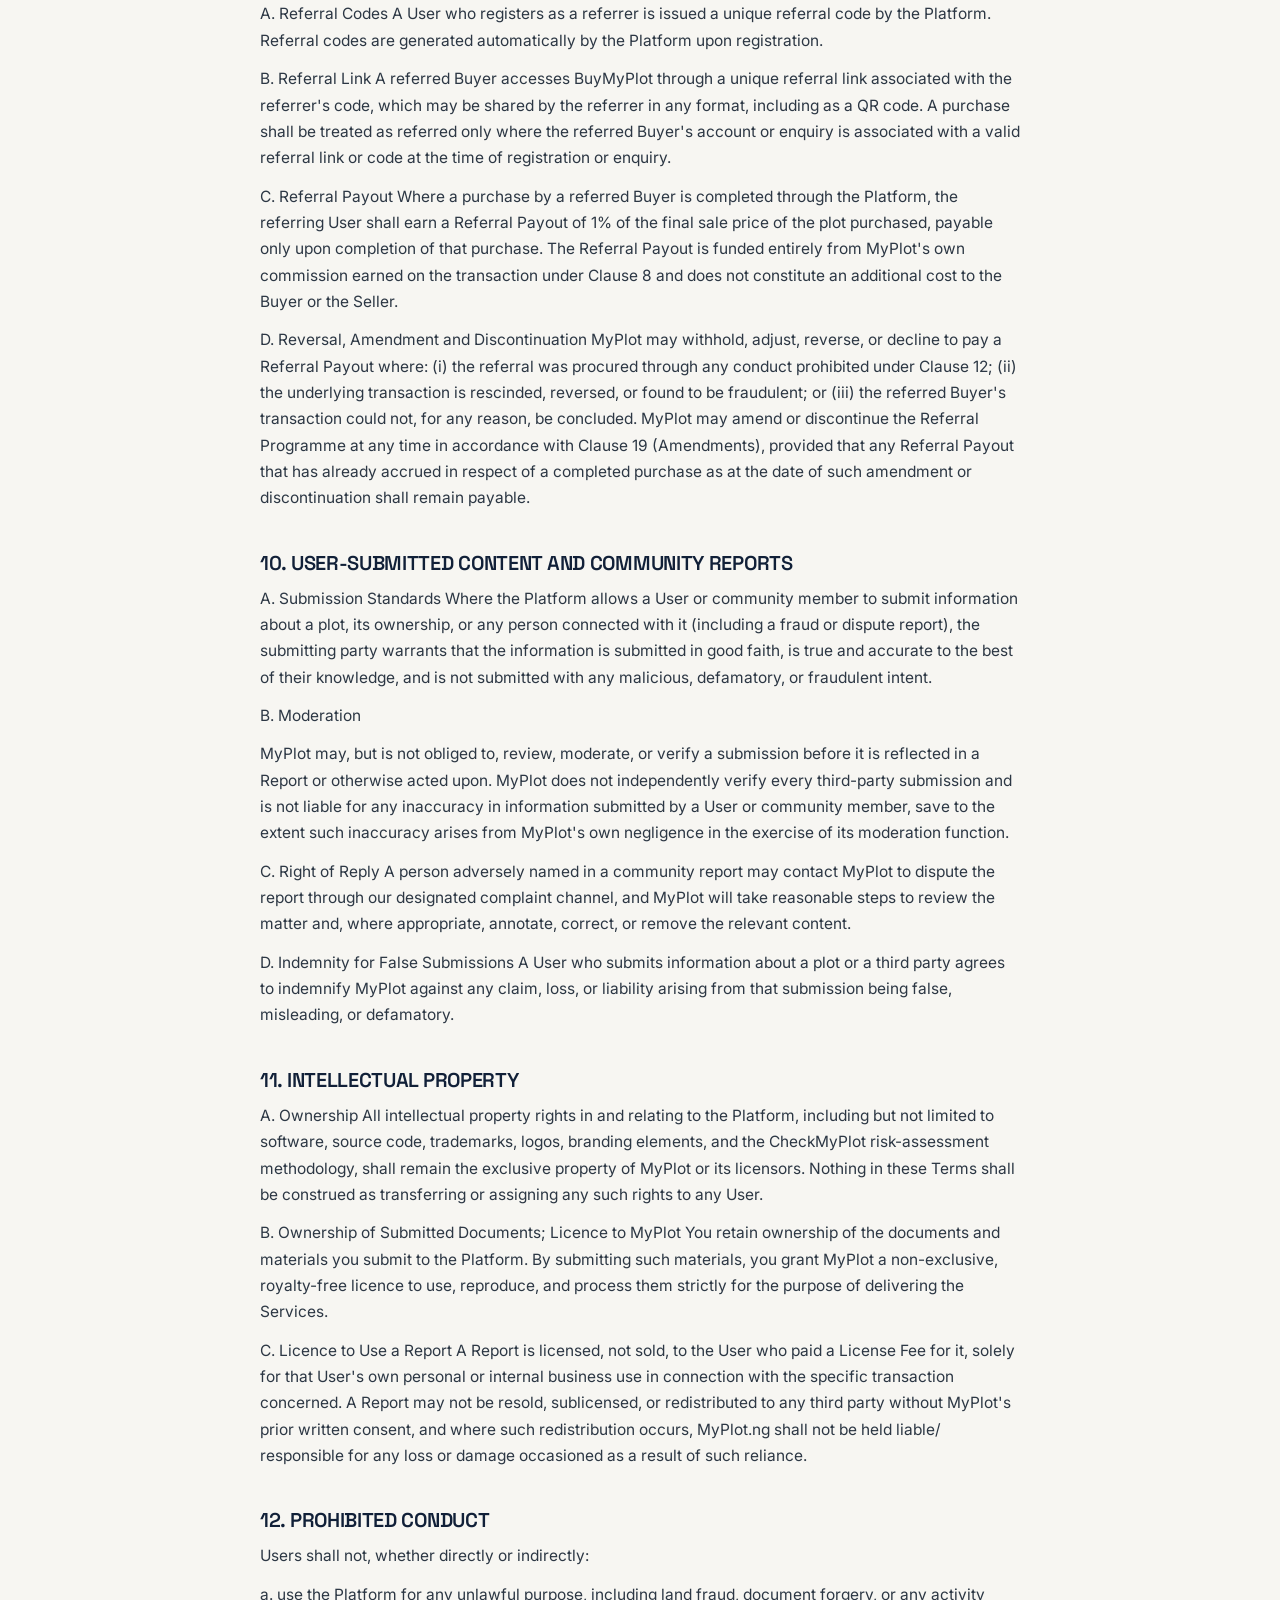
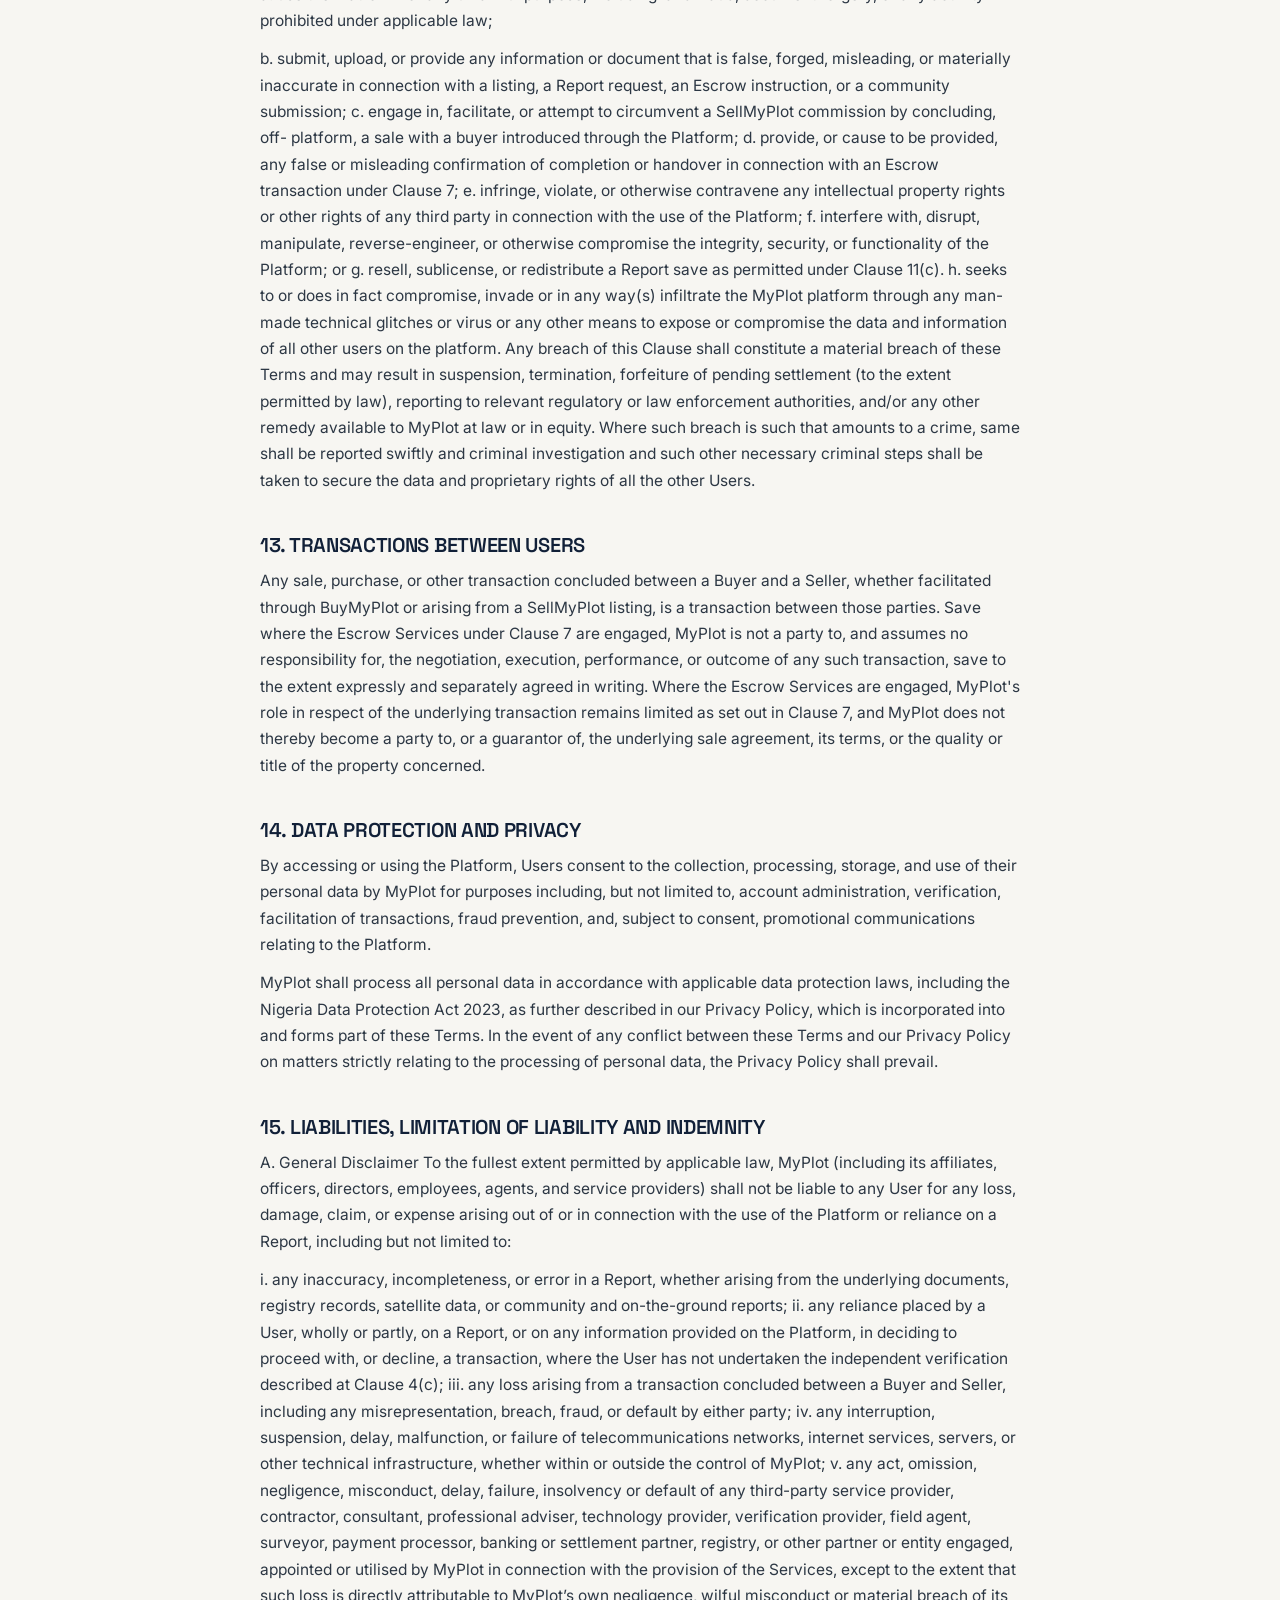
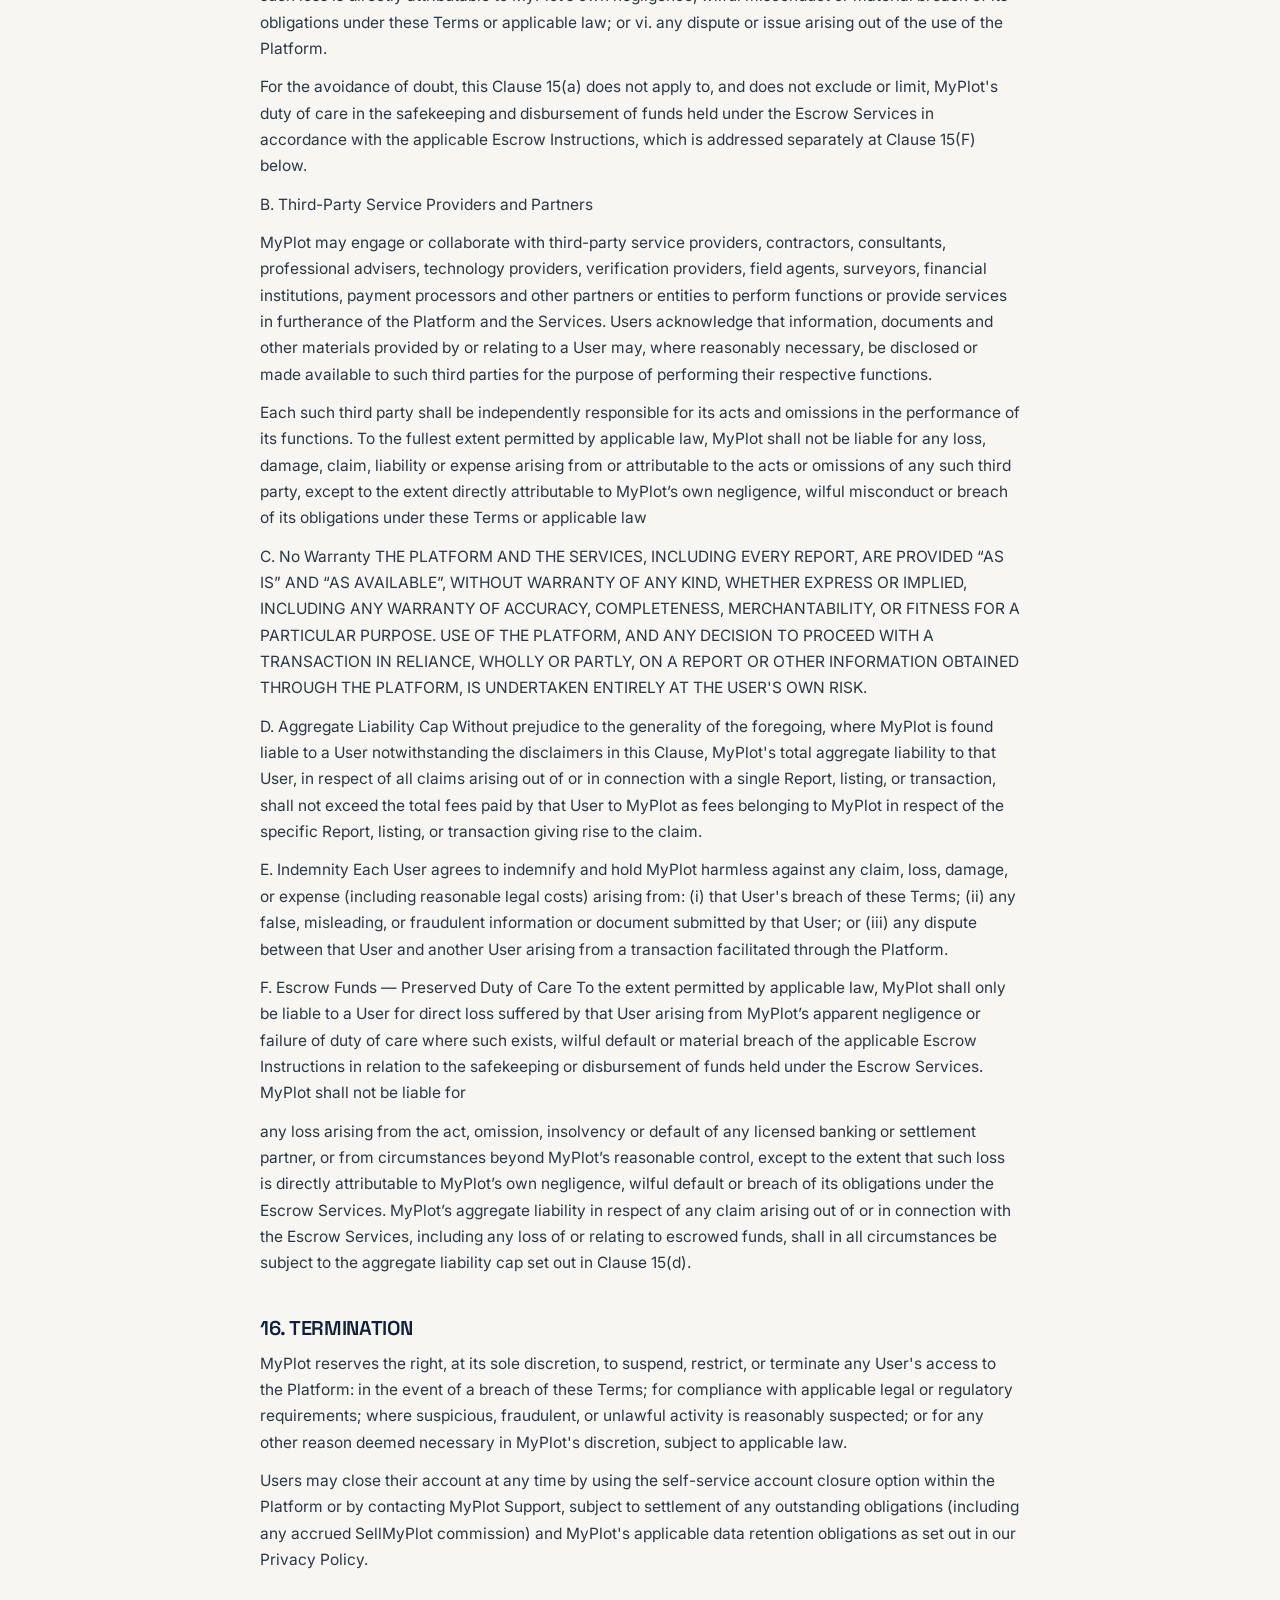
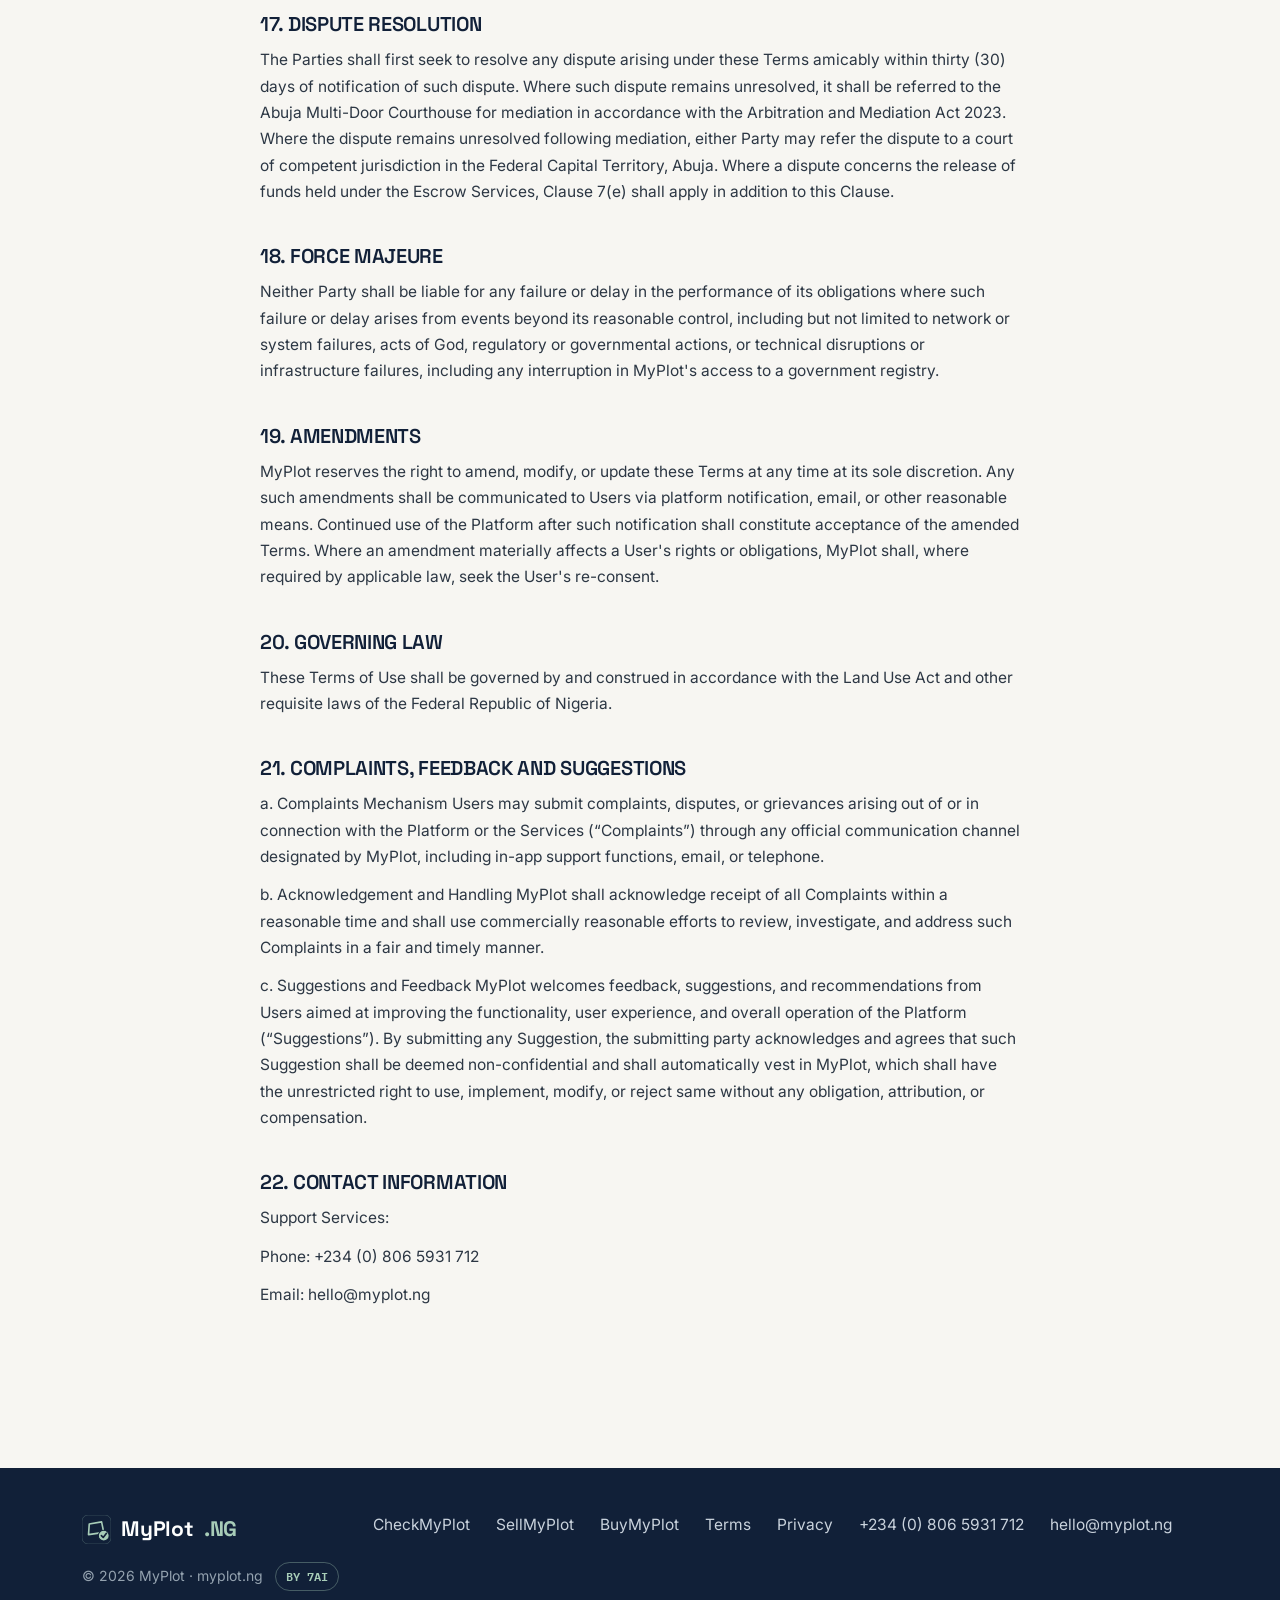
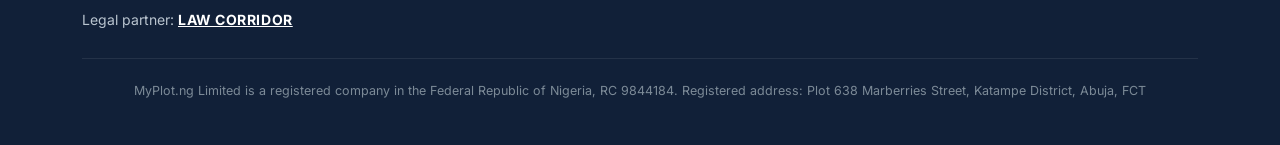
<file: terms/index.html>
<!DOCTYPE html>
<html lang="en">
<head>
<meta charset="UTF-8">
<meta name="viewport" content="width=device-width, initial-scale=1.0">
<title>Terms of Use — MyPlot by 7Ai</title>
<meta name="description" content="The terms that govern use of the MyPlot platform: CheckMyPlot, SellMyPlot, BuyMyPlot, Escrow Services and the Referral Programme.">
<link rel="icon" type="image/svg+xml" href="../assets/logo/icon.svg">
<link rel="preconnect" href="https://fonts.googleapis.com">
<link rel="preconnect" href="https://fonts.gstatic.com" crossorigin>
<link href="https://fonts.googleapis.com/css2?family=Space+Grotesk:wght@500;600;700&family=Inter:wght@400;500;600;700&family=IBM+Plex+Mono:wght@400;500;600&display=swap" rel="stylesheet">
<link rel="stylesheet" href="../css/style.css">
<style>.legal{max-width:760px;margin:0 auto;padding:10px 0 80px}.legal h2{font:600 20px "Space Grotesk",sans-serif;margin:38px 0 10px;color:#112038}.legal p{font-size:15.5px;line-height:1.7;margin:0 0 12px;color:#2c3744}</style></head>
<body>

<header class="site">
  <div class="nav">
    <a href="../index.html" class="brand">
      <svg class="brand-icon" viewBox="0 0 160 160" xmlns="http://www.w3.org/2000/svg" aria-hidden="true">
        <rect x="0" y="0" width="160" height="160" rx="34" fill="#112038" stroke="#A8CDB8" stroke-opacity="0.4" stroke-width="3"/>
        <polygon points="40,50 108,38 120,96 36,108" fill="none" stroke="#A8CDB8" stroke-width="9" stroke-linejoin="round" stroke-linecap="round"/>
        <circle cx="120" cy="114" r="30" fill="#A8CDB8" stroke="#112038" stroke-width="6"/>
        <path d="M107,114 L117,124 L135,101" fill="none" stroke="#112038" stroke-width="9" stroke-linecap="round" stroke-linejoin="round"/>
      </svg>
      MyPlot<span class="dot">.NG</span><span class="brand-tag">BY 7AI</span>
    </a>
    <nav class="product-tabs">
      <a href="../check/index.html">CheckMyPlot</a>
      <a href="../sell/index.html">SellMyPlot</a>
      <a href="../buy/index.html">BuyMyPlot</a>
      <a href="../login/index.html" class="nav-login">Log in</a>
    </nav>
  </div>
</header>

<section class="hero" style="padding-bottom:0;"><div class="wrap hero-inner"><a href="../index.html" class="back-link" style="display:block;margin-bottom:14px">← Home</a><span class="eyebrow">LEGAL</span><h1>Terms of Use</h1><p class="lede">Applies to the MyPlot platform and to land in Abuja and Lagos.</p></div></section><section class="content-section"><div class="wrap"><div class="legal"><p>These Terms of Use (the “Terms”) govern access to and use of the MyPlot platform, comprising our website (www.myplot.ng, or such other domain as we may designate), mobile application, and any associated services (collectively, the “Platform”), through which we deliver CheckMyPlot, SellMyPlot, BuyMyPlot, the Escrow Services, and the Referral Programme (collectively, the “Services”), owned and operated by MyPlot.ng (hereinafter referred to as “MyPlot”, “we”, “us”, or “our”).</p>
<p>By accessing or using the Platform, you (a “User”) agree to be bound by these Terms. Users of the Platform include Buyers, Sellers, Estate Owners (being Sellers who own and are disposing of one or more plots forming part of a larger estate), Agents, and any other person or entity that requires land or land-related services through the Platform, in each case as the context may require.</p>
<p>If you do not agree with these Terms in their entirety, you must not access or use the Platform.</p>
<p>BY CLICKING “I AGREE”, COMPLETING REGISTRATION, REQUESTING A CHECKMYPLOT REPORT, SUBMITTING A LISTING, MAKING A BUYMYPLOT ENQUIRY, ENGAGING THE ESCROW SERVICES, OR CONTINUING TO USE THE PLATFORM, YOU:</p>
<p>(A) ACCEPT THESE TERMS OF USE IN FULL;</p>
<p>(B) VOLUNTARILY AGREE TO AND INTEND TO BE LEGALLY BOUND BY THESE TERMS HEREIN AS WELL AS ANY FUTURE AMENDMENTS AS BUSINESS EXIGENCIES AND INDUSTRY BEST PRACTICE MAY REQUIRE FROM TIME TO TIME; AND</p>
<p>(C) CONFIRM THAT YOU HAVE READ AND UNDERSTOOD OUR LICENSE AGREEMENT AND PRIVACY POLICY, WHICH IS INCORPORATED BY REFERENCE INTO THESE TERMS AND AGREE TO BE BOUND THERETO;</p>
<h2>1. NATURE OF THE PLATFORM</h2>
<p>The Platform offers five connected products:</p>
<p>A.      CheckMyPlot: an AI-assisted risk intelligence service that cross-checks submitted land documents against, among other things, searches at the Abuja Geographic Information Systems (“AGIS”) and Federal Capital Development Authority (“FCDA”) registries for plots in Abuja, the Lagos State land registry for plots in Lagos, court registries, satellite and land-use history, and on-the-ground and community reports, to produce a risk report on a specified plot (the “Report”), for a flat fee of ₦350,000.00 (or its equivalent in USD,</p>
<p>currently indicated as approximately $250, subject to prevailing exchange rates), or such other sum that MyPlot.ng may determine from time to time. CheckMyPlot also offers optional add-on reports, marketed as “Insight” and “Foresight” (each, an “Add-On”), which provide supplementary risk-intelligence outputs as further described on the Platform, pegged at ₦100,000 for Insight and Foresight at ₦ 130,000, as is available on the Platform, or as may be reviewed from time to time. B. SellMyPlot: a listing service through which a landowner or agent may submit a single plot, or an entire estate as a single submission, for listing on the Platform once it has passed a CheckMyPlot Report. Listing is free; a commission of 10% of the sale price is payable to MyPlot only where the listed plot is sold. Please note that once a Plot is listed on the platform, MyPlot becomes entitled to the said 10% of the purchase price from the party listing the land regardless of whatever way and manner the property sale was undertaken. C.     BuyMyPlot: a free directory through which prospective buyers may browse checked and approved plots by location and category. An inquiry fee of ₦80,000 for standard inspection and ₦160,000 for premium inspections (or such other amount that may be communicated from time to time) connects a prospective buyer with the seller through MyPlot's buyer relations team. D.     Escrow Services: a facility, described in full at Clause 7, through which MyPlot may receive and hold the purchase price for a plot on behalf of a Buyer and disburse it to the Seller or Estate Owner upon completion and handover of the plot to the Buyer. E. Referral Programme: a programme, described in full at Clause 9, through which a registered User who refers a Buyer to the Platform may earn a percentage-based payout upon completion of that Buyer's purchase.</p>
<p>MyPlot is a State of the Art technologically driven automated platform and facilitator; it is not a licensed estate surveyor, valuer, legal practitioner, land registry or deposit-taking bank. Nothing on the Platform constitutes legal advice, a legal opinion or a certification of title. Any report provided through the Platform is a risk assessment report intended to assist the User in assessing identified risks associated with a property. The report does not constitute a substitute for independent legal, technical or other due diligence, and Users remain responsible for conducting such further due diligence as they consider necessary before proceeding with any transaction. See Clauses 4, 5, 7 and 15 below.</p>
<h2>2. ELIGIBILITY</h2>
<p>A. Participation on the Platform is restricted to individuals and entities who: i. have attained the age of 18 years (kindly note that for property acquisition, the minimum age is 21 years; however, persons under 21 years can acquire property through their next friend or kin who is of the requisite age) ; ii. possess the legal capacity to enter into binding agreements; and iii. are not barred, restricted, or prohibited from dealing in land or engaging in the relevant transaction under any applicable law, sanction, or regulatory directive.</p>
<p>B. Corporate or business Users shall provide valid business registration documentation issued by the Corporate Affairs Commission (“CAC”) or other applicable regulatory body as may be required from time to time, and shall warrant that the individual completing registration on its behalf has due authority to bind the entity to these Terms.</p>
<h2>3. ACCOUNT REGISTRATION AND VERIFICATION</h2>
<p>A. Account Creation All Users shall be required to create and maintain an account on the Platform and, in so doing, shall provide information that is true, accurate, current, and complete in all material respects, including full name, phone number, email address, and such other information as MyPlot may reasonably require. Users undertake to promptly update such information as may be necessary to ensure its continued accuracy and completeness.</p>
<p>B. Verification MyPlot reserves the right, from time to time, to verify the identity, credentials, and information of any User, including a Seller or Agent submitting a plot for listing. Where a User fails, refuses, or is unable to satisfy the verification requirements of MyPlot, or where any information provided is found to be false, misleading, or incomplete, MyPlot may, at its sole discretion, suspend, restrict, or terminate such account and/or access to the Platform. Verification process shall include KYC forms where necessary and other users may also verify an active user from time to time by way of reviews and testimonials.</p>
<p>C. Account Security Users are solely responsible for maintaining the confidentiality of their login credentials and any other authentication details used to access the Platform. Users shall immediately notify MyPlot of any unauthorised access to, or use, of their account. MyPlot shall not be liable for any loss or damage arising from a User's failure to safeguard their credentials.</p>
<p>D. Enhanced Verification for Escrow Services Where a User engages the Escrow Services under Clause 7, MyPlot shall as a matter of business exigency, require enhanced identity verification and a source-of-funds declaration from the Buyer, and enhanced identity and title-related verification from the Seller or Estate Owner, before escrow funds are accepted or released. MyPlot may decline to provide the Escrow Services, or may delay disbursement, where such enhanced verification is not satisfactorily completed and complied with.</p>
<h2>4. CHECKMYPLOT:</h2>
<p>A. What CheckMyPlot Is CheckMyPlot cross-checks the land documents and other information you submit against available sources, which may include the AGIS and FCDA registries, Court registry, satellite imagery and</p>
<p>land-use history, and on-the-ground and community reports, and produces a plain-language Report indicating a risk assessment vis-à-vis a viability report in respect of the specified plot.</p>
<p>B. What CheckMyPlot Is Not The Report is a risk-indication tool, not a legal opinion, a certificate of title, a guarantee, or a warranty of any kind. In particular:</p>
<p>i. The Report does not constitute legal advice and is not a substitute for independent legal due diligence conducted by a qualified legal practitioner of your own choosing. ii. The Report does not certify, confirm, or guarantee that the subject plot is free from any latent defect, encumbrance, dispute, adverse claim, or risk of any kind, whether or not disclosed in the Report. However, the report, while not been a guarantee or infallible, aims to expose or indicate, where they exist, such risk quotients such as encumbrances, disputes, adverse claims. iii. Words such as “checked”, “approved”, “verified”, or similar, wherever used on the Platform or in a Report, describe the fact that MyPlot's process has been applied to the plot, and do not mean, and shall not be construed to mean, that the plot's title has been legally certified or guaranteed as valid. iv. Government registry records (including AGIS and FCDA records) may be outdated, incomplete, or inaccurate, and MyPlot's access to, and cross-checking against, such registries is limited to the extent lawfully available to MyPlot at the material point in time of the Report. v. Satellite imagery, land-use history, and on-the-ground and community reports are probabilistic and investigative tools, not conclusive proof of any fact stated or implied in a Report. vi. Community and on-the-ground reports reflect information supplied by third parties and are not independently verified by MyPlot in every instance; MyPlot exercises reasonable care in compiling a Report but does not warrant the accuracy of third-party-sourced information.</p>
<p>C. Report Validity and Currency A Report reflects the status of the plot as at the date the underlying checks were conducted only. The status of a plot (including its title, registration, and any encumbrance or dispute) may change after the date of the Report. MyPlot does not undertake to update a Report after it has been delivered, save where a fresh Report is separately requested and paid for.</p>
<p>D. Fee and Delivery The CheckMyPlot fee is payable in advance of the commencement of the relevant checks and is non- refundable once a Report has been delivered, save where MyPlot fails to deliver a Report due to its own default. Indicative turnaround times will be communicated at the point of request and are not guaranteed. Each Add-On is subject to its own separately published fee as contained in clause 1, payable at the point the Add-On is requested, and is likewise non-refundable once delivered, save where MyPlot fails to deliver the Add-On due to its own default.</p>
<p>Myplot Add-On services shall include but not be limited to optional Insight/Foresight add-ons.</p>
<p>E. Report Accuracy Queries If you believe a Report contains a material factual error, you may raise a query through our designated complaint channel within 14 days of delivery, and MyPlot will review the query and respond in writing. Raising a query does not entitle you to a refund of the fee paid, save where MyPlot determines, at its discretion, that there was an error and that the error was such that was brought about by a direct default of MyPlot and is of such nature that it is irredeemable safe that the monies paid be returned and restored to the User.</p>
<h2>5. SELLMYPLOT: LISTING SERVICE</h2>
<p>A. Submission and Listing A landowner or agent may submit a single plot, or an entire estate as a single submission, for listing. A submission shall only be listed on the Platform once it has passed a CheckMyPlot Report. Listing is free of charge.</p>
<p>B. Seller Warranties By submitting a plot for listing, the Seller represents and warrants that: it has good and valid title to, or due authority to sell, the plot; all documents and information submitted are true, accurate, and not misleading; the plot is free from any encumbrance, dispute, or adverse claim not disclosed to MyPlot; and it will promptly notify MyPlot of any change in circumstances affecting the accuracy of the listing.</p>
<p>The SellMyPlot shall be further delineated into transactional categorization, such as, Outright sale, Long Lease, Joint Venture Offers and Lease to Buy Arrangements, at the behest and direction of the User listing such properties.</p>
<p>C. Commission A commission of 10% of the sale price is payable to MyPlot upon completion of a sale or any such other transactions thereon, of a listed plot to a buyer. Completion, for this purpose, means the earlier of execution of a contract of sale or receipt of consideration by the Seller. Commission is payable regardless of whether the eventual sale agreement is concluded on or off the Platform, where the buyer was introduced through the Platform.</p>
<p>D. No Guarantee of Sale MyPlot provides a listing and marketplace facility only. MyPlot does not guarantee that a listed plot will be sold, or the terms on which any sale may be concluded, and is not a party to, and does not act as agent, broker, or auctioneer in, any resulting sale agreement between Seller and Buyer, save to the extent expressly agreed in writing.</p>
<p>E. Delisting MyPlot may delist, suspend, or refuse to list any plot at its discretion, including where new risk information emerges, where information submitted is found to be false or misleading, where the</p>
<p>Property is under criminal indictment and investigation, or where continued listing may expose MyPlot or its Users to legal or reputational risk.</p>
<h2>6. BUYMYPLOT: ENQUIRY SERVICE</h2>
<p>A. Browsing and Enquiry Browsing listed plots on BuyMyPlot is free. A prospective Buyer may pay a flat inquiry fee, as published on the Platform from time to time, to facilitate an introduction to the relevant Seller through MyPlot’s buyer relations team.</p>
<p>B. No Guarantee of Outcome Payment of the inquiry fee entitles the Buyer to the applicable facilitation and introduction service and does not guarantee that a sale will be concluded or that the Buyer and Seller will agree on any particular terms. The inquiry fee is non-refundable once the introduction has been facilitated, irrespective of whether a sale is subsequently concluded.</p>
<p>C. Inspection and Legal &amp; Administrative Fee</p>
<p>In addition to the inquiry fee referred to in paragraph A above, a prospective Buyer may pay an optional inspection fee which comprises of Insight at ₦100,000 and Foresight at ₦130,000, or such other sum as published on the Platform from time to time, to arrange a physical inspection of the plot. Where a Buyer proceeds to complete a purchase of a plot through the Platform, a legal and administrative fee of 5% of the sale price is payable by the Buyer upon completion, to cover MyPlot's legal and administrative facilitation of the transaction, as further set out at Clause 8 below. The inspection fee and the legal and administrative fee are each non-refundable once the corresponding service has been rendered, save where MyPlot fails to render the relevant service due to its own default.</p>
<p>D. Facilitation Only Where the Buyer and Seller elect to complete a transaction through the Platform, MyPlot may facilitate the transaction process and, where applicable, receive and hold the purchase funds in escrow pending the satisfaction of the agreed transaction and completion conditions. The release of funds shall be subject to the applicable transaction terms and the completion conditions communicated to the parties.</p>
<p>MyPlot’s role in facilitating or administering a transaction on the Platform does not constitute a guarantee of title, legal advice, a legal opinion or a certification of the property or transaction. Except to the extent expressly agreed in the applicable transaction terms, MyPlot does not assume responsibility for the validity of the Seller’s title, the condition or value of the property, or any representation, warranty or obligation made by either party.</p>
<h2>7. ESCROW SERVICES</h2>
<p>A. Availability and Scope MyPlot may, as an ancillary service to the operations of the Platform, facilitate the receipt and holding of a Buyer’s purchase funds in connection with a sale of a plot concluded through or facilitated on the Platform. The Escrow Services are intended to provide a secure mechanism for the holding of the purchase price pending completion of the transaction in accordance with the agreed transaction terms.</p>
<p>B. Escrow Arrangement Where the Buyer and Seller agree to complete a sale through the Platform, the Buyer shall pay the agreed purchase price into a designated receiving or escrow account maintained for the purpose by MyPlot or its licensed banking or settlement partner. MyPlot shall receive and hold the funds on behalf of the Buyer pending completion of the transaction and satisfaction of the applicable release conditions.</p>
<p>MyPlot is not a deposit-taking bank and does not provide banking or any manner of financial services of any kind or under any guises. Escrow funds shall be held separately from MyPlot’s operating funds through the applicable receiving, escrow or settlement arrangement.</p>
<p>C. Release of Funds Upon completion of the transaction in accordance with the agreed transaction terms and satisfaction of the applicable completion conditions, MyPlot shall deduct the agreed percentage fee or commission from the purchase price and remit the balance to the Seller or Estate Owner through the designated account. The applicable fee or commission shall be agreed with the parties before the transaction is completed and shall be communicated to the Buyer and Seller. D. Conditions for Release The purchase price shall be released only upon satisfaction of the completion conditions communicated to and agreed by the Buyer and Seller, which may include confirmation of completion and handover of the relevant plot and such other documentary evidence as may be specified in the applicable transaction or Escrow Instructions. MyPlot shall act strictly in accordance with the agreed transaction terms and shall not release the funds solely on the instruction of one party where the agreed conditions for release have not been satisfied, except where otherwise agreed by the parties or required by an order of a court or other competent authority. E. Dispute Over Release</p>
<p>Where a dispute arises between the Buyer and Seller concerning completion, handover or entitlement to the purchase price, MyPlot may continue to hold the funds pending resolution of the dispute by mutual written agreement of the parties, mediation, arbitration or an order of a court or other competent authority. MyPlot shall not be responsible for determining the parties’ substantive rights under the underlying sale transaction.</p>
<p>F. No Interest or Investment</p>
<p>MyPlot shall not invest the funds held under the Escrow Services and shall not be liable to account to the Buyer or Seller for any interest or other return on such funds, unless otherwise expressly agreed in writing.</p>
<p>G. Scope of MyPlot’s Role and Liability MyPlot’s role under the Escrow Services is limited to receiving, holding and releasing the purchase funds in accordance with the agreed transaction terms. MyPlot does not warrant or guarantee the validity of the Seller’s title, the condition or value of the property, the performance of the underlying sale agreement or the completion of the transaction. The availability or use of the Escrow Services does not constitute legal advice, a certification of title or a guarantee that the property or transaction is free from risk. Buyers and Sellers remain responsible for conducting their own independent due diligence and obtaining appropriate professional advice before completing the transaction.</p>
<p>H. Obligation as to Source of Funds MyPlot is under no obligation to justify, verify, or investigate the source of the funds paid by any Buyer into the Escrow account and shall discharge all its obligations in line with Anti-Money Laundering obligations where absolutely necessary in the circumstances. NOTE: This Paragraph does not impose any investigative or anti-money laundering obligation on MyPlot and we do not owe any duty to so pursue the source of any funds or ascertain whether the funds are being legally and lawfully utilized and transacted upon in a business-like manner in compliance with extant laws.</p>
<h2>8. PLATFORM FEES</h2>
<p>A. CheckMyPlot Fee: a flat verification fee of ₦350,000.00 (or its USD equivalent, as set out at Clause 1(A)), plus the fee for any optional Insight or Foresight Add-On selected, as further described at Clause 4, which comprises Insight at ₦100,000 and Foresight at ₦130,000, or such other amount that may be determined by MyPlot from time to time.</p>
<p>B. SellMyPlot Commission: A commission of 10% of the sale price, payable upon completion of a sale facilitated through the SellMyPlot service, as further provided under Clause 5(c).</p>
<p>C. BuyMyPlot Fees: the inquiry fee and, where applicable, the inspection fee referred to at Clause 6(A) and 6(C), each as published on the Platform from time to time and payable by the Buyer, together with a legal and administrative fee of 5% of the sale price, payable by the Buyer upon completion of a purchase facilitated through the Platform. D. Referral Payout: a payout of 1% of the final sale price, payable to the referring User upon completion of the referred Buyer's purchase, as further described in Clause 9. The Referral</p>
<p>Payout is funded entirely from MyPlot's own commission under this Clause 8 and does not constitute an additional cost to the Buyer or the Seller.</p>
<p>All fees are exclusive of applicable taxes, levies and statutory deductions, which shall be borne by the party responsible for the relevant payment in accordance with applicable Nigerian law. MyPlot may amend its fees from time to time upon reasonable prior notice to Users. Where a fee is displayed in a foreign currency for convenience, the applicable Naira equivalent shall prevail at the time of payment.</p>
<h2>9. REFERRAL PROGRAMME</h2>
<p>A. Referral Codes A User who registers as a referrer is issued a unique referral code by the Platform. Referral codes are generated automatically by the Platform upon registration.</p>
<p>B. Referral Link A referred Buyer accesses BuyMyPlot through a unique referral link associated with the referrer's code, which may be shared by the referrer in any format, including as a QR code. A purchase shall be treated as referred only where the referred Buyer's account or enquiry is associated with a valid referral link or code at the time of registration or enquiry.</p>
<p>C. Referral Payout Where a purchase by a referred Buyer is completed through the Platform, the referring User shall earn a Referral Payout of 1% of the final sale price of the plot purchased, payable only upon completion of that purchase. The Referral Payout is funded entirely from MyPlot's own commission earned on the transaction under Clause 8 and does not constitute an additional cost to the Buyer or the Seller.</p>
<p>D. Reversal, Amendment and Discontinuation MyPlot may withhold, adjust, reverse, or decline to pay a Referral Payout where: (i) the referral was procured through any conduct prohibited under Clause 12; (ii) the underlying transaction is rescinded, reversed, or found to be fraudulent; or (iii) the referred Buyer's transaction could not, for any reason, be concluded. MyPlot may amend or discontinue the Referral Programme at any time in accordance with Clause 19 (Amendments), provided that any Referral Payout that has already accrued in respect of a completed purchase as at the date of such amendment or discontinuation shall remain payable.</p>
<h2>10. USER-SUBMITTED CONTENT AND COMMUNITY REPORTS</h2>
<p>A. Submission Standards Where the Platform allows a User or community member to submit information about a plot, its ownership, or any person connected with it (including a fraud or dispute report), the submitting party warrants that the information is submitted in good faith, is true and accurate to the best of their knowledge, and is not submitted with any malicious, defamatory, or fraudulent intent.</p>
<p>B. Moderation</p>
<p>MyPlot may, but is not obliged to, review, moderate, or verify a submission before it is reflected in a Report or otherwise acted upon. MyPlot does not independently verify every third-party submission and is not liable for any inaccuracy in information submitted by a User or community member, save to the extent such inaccuracy arises from MyPlot's own negligence in the exercise of its moderation function.</p>
<p>C. Right of Reply A person adversely named in a community report may contact MyPlot to dispute the report through our designated complaint channel, and MyPlot will take reasonable steps to review the matter and, where appropriate, annotate, correct, or remove the relevant content.</p>
<p>D. Indemnity for False Submissions A User who submits information about a plot or a third party agrees to indemnify MyPlot against any claim, loss, or liability arising from that submission being false, misleading, or defamatory.</p>
<h2>11. INTELLECTUAL PROPERTY</h2>
<p>A. Ownership All intellectual property rights in and relating to the Platform, including but not limited to software, source code, trademarks, logos, branding elements, and the CheckMyPlot risk-assessment methodology, shall remain the exclusive property of MyPlot or its licensors. Nothing in these Terms shall be construed as transferring or assigning any such rights to any User.</p>
<p>B.    Ownership of Submitted Documents; Licence to MyPlot You retain ownership of the documents and materials you submit to the Platform. By submitting such materials, you grant MyPlot a non-exclusive, royalty-free licence to use, reproduce, and process them strictly for the purpose of delivering the Services.</p>
<p>C. Licence to Use a Report A Report is licensed, not sold, to the User who paid a License Fee for it, solely for that User's own personal or internal business use in connection with the specific transaction concerned. A Report may not be resold, sublicensed, or redistributed to any third party without MyPlot's prior written consent, and where such redistribution occurs, MyPlot.ng shall not be held liable/ responsible for any loss or damage occasioned as a result of such reliance.</p>
<h2>12. PROHIBITED CONDUCT</h2>
<p>Users shall not, whether directly or indirectly:</p>
<p>a. use the Platform for any unlawful purpose, including land fraud, document forgery, or any activity prohibited under applicable law;</p>
<p>b. submit, upload, or provide any information or document that is false, forged, misleading, or materially inaccurate in connection with a listing, a Report request, an Escrow instruction, or a community submission; c. engage in, facilitate, or attempt to circumvent a SellMyPlot commission by concluding, off- platform, a sale with a buyer introduced through the Platform; d. provide, or cause to be provided, any false or misleading confirmation of completion or handover in connection with an Escrow transaction under Clause 7; e. infringe, violate, or otherwise contravene any intellectual property rights or other rights of any third party in connection with the use of the Platform; f.   interfere with, disrupt, manipulate, reverse-engineer, or otherwise compromise the integrity, security, or functionality of the Platform; or g. resell, sublicense, or redistribute a Report save as permitted under Clause 11(c). h. seeks to or does in fact compromise, invade or in any way(s) infiltrate the MyPlot platform through any man-made technical glitches or virus or any other means to expose or compromise the data and information of all other users on the platform. Any breach of this Clause shall constitute a material breach of these Terms and may result in suspension, termination, forfeiture of pending settlement (to the extent permitted by law), reporting to relevant regulatory or law enforcement authorities, and/or any other remedy available to MyPlot at law or in equity. Where such breach is such that amounts to a crime, same shall be reported swiftly and criminal investigation and such other necessary criminal steps shall be taken to secure the data and proprietary rights of all the other Users.</p>
<h2>13. TRANSACTIONS BETWEEN USERS</h2>
<p>Any sale, purchase, or other transaction concluded between a Buyer and a Seller, whether facilitated through BuyMyPlot or arising from a SellMyPlot listing, is a transaction between those parties. Save where the Escrow Services under Clause 7 are engaged, MyPlot is not a party to, and assumes no responsibility for, the negotiation, execution, performance, or outcome of any such transaction, save to the extent expressly and separately agreed in writing. Where the Escrow Services are engaged, MyPlot's role in respect of the underlying transaction remains limited as set out in Clause 7, and MyPlot does not thereby become a party to, or a guarantor of, the underlying sale agreement, its terms, or the quality or title of the property concerned.</p>
<h2>14. DATA PROTECTION AND PRIVACY</h2>
<p>By accessing or using the Platform, Users consent to the collection, processing, storage, and use of their personal data by MyPlot for purposes including, but not limited to, account administration, verification, facilitation of transactions, fraud prevention, and, subject to consent, promotional communications relating to the Platform.</p>
<p>MyPlot shall process all personal data in accordance with applicable data protection laws, including the Nigeria Data Protection Act 2023, as further described in our Privacy Policy, which is incorporated into and forms part of these Terms. In the event of any conflict between these Terms and our Privacy Policy on matters strictly relating to the processing of personal data, the Privacy Policy shall prevail.</p>
<h2>15. LIABILITIES, LIMITATION OF LIABILITY AND INDEMNITY</h2>
<p>A. General Disclaimer To the fullest extent permitted by applicable law, MyPlot (including its affiliates, officers, directors, employees, agents, and service providers) shall not be liable to any User for any loss, damage, claim, or expense arising out of or in connection with the use of the Platform or reliance on a Report, including but not limited to:</p>
<p>i. any inaccuracy, incompleteness, or error in a Report, whether arising from the underlying documents, registry records, satellite data, or community and on-the-ground reports; ii. any reliance placed by a User, wholly or partly, on a Report, or on any information provided on the Platform, in deciding to proceed with, or decline, a transaction, where the User has not undertaken the independent verification described at Clause 4(c); iii. any loss arising from a transaction concluded between a Buyer and Seller, including any misrepresentation, breach, fraud, or default by either party; iv. any interruption, suspension, delay, malfunction, or failure of telecommunications networks, internet services, servers, or other technical infrastructure, whether within or outside the control of MyPlot; v. any act, omission, negligence, misconduct, delay, failure, insolvency or default of any third-party service provider, contractor, consultant, professional adviser, technology provider, verification provider, field agent, surveyor, payment processor, banking or settlement partner, registry, or other partner or entity engaged, appointed or utilised by MyPlot in connection with the provision of the Services, except to the extent that such loss is directly attributable to MyPlot’s own negligence, wilful misconduct or material breach of its obligations under these Terms or applicable law; or vi. any dispute or issue arising out of the use of the Platform.</p>
<p>For the avoidance of doubt, this Clause 15(a) does not apply to, and does not exclude or limit, MyPlot's duty of care in the safekeeping and disbursement of funds held under the Escrow Services in accordance with the applicable Escrow Instructions, which is addressed separately at Clause 15(F) below.</p>
<p>B. Third-Party Service Providers and Partners</p>
<p>MyPlot may engage or collaborate with third-party service providers, contractors, consultants, professional advisers, technology providers, verification providers, field agents, surveyors, financial institutions, payment processors and other partners or entities to perform functions or provide services in furtherance of the Platform and the Services. Users acknowledge that information, documents and other materials provided by or relating to a User may, where reasonably necessary, be disclosed or made available to such third parties for the purpose of performing their respective functions.</p>
<p>Each such third party shall be independently responsible for its acts and omissions in the performance of its functions. To the fullest extent permitted by applicable law, MyPlot shall not be liable for any loss, damage, claim, liability or expense arising from or attributable to the acts or omissions of any such third party, except to the extent directly attributable to MyPlot’s own negligence, wilful misconduct or breach of its obligations under these Terms or applicable law</p>
<p>C. No Warranty THE PLATFORM AND THE SERVICES, INCLUDING EVERY REPORT, ARE PROVIDED “AS IS” AND “AS AVAILABLE”, WITHOUT WARRANTY OF ANY KIND, WHETHER EXPRESS OR IMPLIED, INCLUDING ANY WARRANTY OF ACCURACY, COMPLETENESS, MERCHANTABILITY, OR FITNESS FOR A PARTICULAR PURPOSE. USE OF THE PLATFORM, AND ANY DECISION TO PROCEED WITH A TRANSACTION IN RELIANCE, WHOLLY OR PARTLY, ON A REPORT OR OTHER INFORMATION OBTAINED THROUGH THE PLATFORM, IS UNDERTAKEN ENTIRELY AT THE USER'S OWN RISK.</p>
<p>D. Aggregate Liability Cap Without prejudice to the generality of the foregoing, where MyPlot is found liable to a User notwithstanding the disclaimers in this Clause, MyPlot's total aggregate liability to that User, in respect of all claims arising out of or in connection with a single Report, listing, or transaction, shall not exceed the total fees paid by that User to MyPlot as fees belonging to MyPlot in respect of the specific Report, listing, or transaction giving rise to the claim.</p>
<p>E. Indemnity Each User agrees to indemnify and hold MyPlot harmless against any claim, loss, damage, or expense (including reasonable legal costs) arising from: (i) that User's breach of these Terms; (ii) any false, misleading, or fraudulent information or document submitted by that User; or (iii) any dispute between that User and another User arising from a transaction facilitated through the Platform.</p>
<p>F. Escrow Funds — Preserved Duty of Care To the extent permitted by applicable law, MyPlot shall only be liable to a User for direct loss suffered by that User arising from MyPlot’s apparent negligence or failure of duty of care where such exists, wilful default or material breach of the applicable Escrow Instructions in relation to the safekeeping or disbursement of funds held under the Escrow Services. MyPlot shall not be liable for</p>
<p>any loss arising from the act, omission, insolvency or default of any licensed banking or settlement partner, or from circumstances beyond MyPlot’s reasonable control, except to the extent that such loss is directly attributable to MyPlot’s own negligence, wilful default or breach of its obligations under the Escrow Services. MyPlot’s aggregate liability in respect of any claim arising out of or in connection with the Escrow Services, including any loss of or relating to escrowed funds, shall in all circumstances be subject to the aggregate liability cap set out in Clause 15(d).</p>
<h2>16. TERMINATION</h2>
<p>MyPlot reserves the right, at its sole discretion, to suspend, restrict, or terminate any User's access to the Platform: in the event of a breach of these Terms; for compliance with applicable legal or regulatory requirements; where suspicious, fraudulent, or unlawful activity is reasonably suspected; or for any other reason deemed necessary in MyPlot's discretion, subject to applicable law.</p>
<p>Users may close their account at any time by using the self-service account closure option within the Platform or by contacting MyPlot Support, subject to settlement of any outstanding obligations (including any accrued SellMyPlot commission) and MyPlot's applicable data retention obligations as set out in our Privacy Policy.</p>
<h2>17. DISPUTE RESOLUTION</h2>
<p>The Parties shall first seek to resolve any dispute arising under these Terms amicably within thirty (30) days of notification of such dispute. Where such dispute remains unresolved, it shall be referred to the Abuja Multi-Door Courthouse for mediation in accordance with the Arbitration and Mediation Act 2023. Where the dispute remains unresolved following mediation, either Party may refer the dispute to a court of competent jurisdiction in the Federal Capital Territory, Abuja. Where a dispute concerns the release of funds held under the Escrow Services, Clause 7(e) shall apply in addition to this Clause.</p>
<h2>18. FORCE MAJEURE</h2>
<p>Neither Party shall be liable for any failure or delay in the performance of its obligations where such failure or delay arises from events beyond its reasonable control, including but not limited to network or system failures, acts of God, regulatory or governmental actions, or technical disruptions or infrastructure failures, including any interruption in MyPlot's access to a government registry.</p>
<h2>19. AMENDMENTS</h2>
<p>MyPlot reserves the right to amend, modify, or update these Terms at any time at its sole discretion. Any such amendments shall be communicated to Users via platform notification, email, or other reasonable means. Continued use of the Platform after such notification shall constitute acceptance of the amended Terms. Where an amendment materially affects a User's rights or obligations, MyPlot shall, where required by applicable law, seek the User's re-consent.</p>
<h2>20. GOVERNING LAW</h2>
<p>These Terms of Use shall be governed by and construed in accordance with the Land Use Act and other requisite laws of the Federal Republic of Nigeria.</p>
<h2>21. COMPLAINTS, FEEDBACK AND SUGGESTIONS</h2>
<p>a. Complaints Mechanism Users may submit complaints, disputes, or grievances arising out of or in connection with the Platform or the Services (“Complaints”) through any official communication channel designated by MyPlot, including in-app support functions, email, or telephone.</p>
<p>b. Acknowledgement and Handling MyPlot shall acknowledge receipt of all Complaints within a reasonable time and shall use commercially reasonable efforts to review, investigate, and address such Complaints in a fair and timely manner.</p>
<p>c. Suggestions and Feedback MyPlot welcomes feedback, suggestions, and recommendations from Users aimed at improving the functionality, user experience, and overall operation of the Platform (“Suggestions”). By submitting any Suggestion, the submitting party acknowledges and agrees that such Suggestion shall be deemed non-confidential and shall automatically vest in MyPlot, which shall have the unrestricted right to use, implement, modify, or reject same without any obligation, attribution, or compensation.</p>
<h2>22. CONTACT INFORMATION</h2>
<p>Support Services:</p>
<p>Phone: +234 (0) 806 5931 712</p>
<p>Email: hello@myplot.ng</p></div></div></section>
<footer>
  <div class="wrap">
    <div class="footer-row">
      <a href="../index.html" class="brand">
        <svg class="brand-icon" viewBox="0 0 160 160" xmlns="http://www.w3.org/2000/svg" aria-hidden="true">
          <rect x="0" y="0" width="160" height="160" rx="34" fill="#112038" stroke="#A8CDB8" stroke-opacity="0.4" stroke-width="3"/>
          <polygon points="40,50 108,38 120,96 36,108" fill="none" stroke="#A8CDB8" stroke-width="9" stroke-linejoin="round" stroke-linecap="round"/>
          <circle cx="120" cy="114" r="30" fill="#A8CDB8" stroke="#112038" stroke-width="6"/>
          <path d="M107,114 L117,124 L135,101" fill="none" stroke="#112038" stroke-width="9" stroke-linecap="round" stroke-linejoin="round"/>
        </svg>
        MyPlot<span class="dot">.NG</span>
      </a>
      <div class="footer-links">
        <a href="../check/index.html">CheckMyPlot</a>
        <a href="../sell/index.html">SellMyPlot</a>
        <a href="../buy/index.html">BuyMyPlot</a>
        <a href="../terms/index.html">Terms</a>
        <a href="../privacy/index.html">Privacy</a>
        <a href="tel:+2348065931712">+234 (0) 806 5931 712</a>
        <a href="mailto:hello@myplot.ng">hello@myplot.ng</a>
      </div>
      <div class="footer-meta">
        <span>© 2026 MyPlot · myplot.ng</span>
        <span class="tag7ai">BY 7AI</span>
      </div>
    </div>
    <div class="footer-partner">Legal partner: <b><a href="../index.html#legal-partner" style="color:inherit">LAW CORRIDOR</a></b></div>
    <div class="footer-legal">MyPlot.ng Limited is a registered company in the Federal Republic of Nigeria, RC 9844184. Registered address: Plot 638 Marberries Street, Katampe District, Abuja, FCT</div>
  </div>
</footer>

<script src="../js/main.js"></script>
</body>
</html>
</file>
<file: css/style.css>
/* MyPlot by 7Ai — shared stylesheet
   Brand colors: navy #112038, sage #A8CDB8 (decorative, dark backgrounds),
   deepened green #5A8A70 (functional text/labels on light backgrounds) */

:root{
  --navy:#112038;
  --navy-2:#16273f;
  --teal:#A8CDB8;       /* decorative sage, use on dark backgrounds or as solid fills */
  --teal-dim:#3F7259;   /* functional green, darker for AA contrast as small text on light backgrounds */
  --paper:#F7F6F2;
  --paper-2:#EFEDE6;
  --ink:#112038;
  --ink-soft:#333E48;
  --ink-faint:#565F68;  /* darkened from the original for real legibility on light backgrounds */
  --amber:#E8A33D;
  --red:#D2574A;
  --line:#D9D5C9;
  --line-navy:rgba(255,255,255,0.14);
  --shadow-card:0 1px 2px rgba(17,32,56,0.04), 0 4px 14px rgba(17,32,56,0.07);
  --shadow-dark:0 8px 28px rgba(6,12,22,0.28);
  --display:'Space Grotesk',sans-serif;
  --body:'Inter',sans-serif;
  --mono:'IBM Plex Mono',monospace;
}

*{box-sizing:border-box; margin:0; padding:0;}
html{scroll-behavior:smooth; font-size:17px;}
body{
  font-family:var(--body);
  color:var(--ink-soft);
  background:var(--paper);
  line-height:1.6;
  -webkit-font-smoothing:antialiased;
}
img,svg{display:block; max-width:100%;}
a{color:inherit;}
:focus-visible{outline:2px solid var(--teal-dim); outline-offset:3px;}

.wrap{max-width:1180px; margin:0 auto; padding:0 32px;}

/* ---------- NAV ---------- */
.contact-bar{
  background:#0A1220; padding:9px 32px; text-align:center;
}
.contact-bar .wrap{
  max-width:1180px; margin:0 auto;
  display:flex; align-items:center; justify-content:center; flex-wrap:wrap;
}
.contact-bar a{
  color:#CDE6D9; font-family:var(--mono); font-size:12.5px; font-weight:600;
  text-decoration:none; display:inline-flex; align-items:center; margin:0 13px;
}
.contact-bar a:hover{ color:#fff; }
.contact-bar .cbar-icon{ width:13px; height:13px; flex-shrink:0; margin-right:6px; }

header.site{
  position:sticky; top:0; z-index:50;
  background:rgba(17,32,56,0.97);
  backdrop-filter:blur(8px);
  border-bottom:1px solid var(--line-navy);
  box-shadow:0 2px 16px rgba(0,0,0,0.18);
}
.nav{
  display:flex; align-items:center; justify-content:space-between;
  padding:17px 32px;
  max-width:1180px; margin:0 auto;
  gap:24px;
}
.brand{
  display:flex; align-items:center; gap:10px; flex-shrink:0;
  font-family:var(--display); font-weight:700; font-size:21px;
  color:#fff; letter-spacing:-0.01em;
  text-decoration:none;
}
.brand-icon{width:29px; height:29px; flex-shrink:0; display:block;}
.brand .dot{color:var(--teal);}
.brand-tag{
  font-family:var(--mono); font-size:11.5px; font-weight:600; color:#CDE6D9;
  border:1px solid rgba(168,205,184,0.55); border-radius:20px;
  padding:3px 9px; letter-spacing:0.06em;
}
.product-tabs{
  display:flex; align-items:center; gap:4px;
  background:rgba(255,255,255,0.06);
  border:1px solid var(--line-navy);
  border-radius:30px; padding:4px;
}
.product-tabs a{
  font-family:var(--body); font-weight:600; font-size:15px;
  color:#DCE4EC; text-decoration:none;
  padding:10px 18px; border-radius:24px;
  transition:background 0.15s ease, color 0.15s ease;
  white-space:nowrap;
}
.product-tabs a:hover{color:#fff;}
.product-tabs a.active{background:var(--teal); color:var(--navy);}
.product-tabs a.nav-login{
  margin-left:6px; padding-left:16px;
  border-left:1px solid var(--line-navy);
  color:var(--teal);
}
.product-tabs a.nav-login:hover{color:#fff;}

/* ---------- BUTTONS ---------- */
.btn{
  display:inline-flex; align-items:center; justify-content:center; gap:8px;
  font-family:var(--body); font-weight:700; font-size:15.5px;
  padding:13px 22px; border-radius:4px; text-decoration:none;
  border:1px solid transparent; cursor:pointer;
  transition:transform 0.15s ease, box-shadow 0.15s ease;
}
.btn:hover{transform:translateY(-1px);}
.btn-primary{background:var(--teal); color:var(--navy);}
.btn-primary:hover{box-shadow:0 8px 22px rgba(168,205,184,0.5);}
.btn-dark{background:var(--navy); color:#fff;}
.btn-dark:hover{box-shadow:0 8px 22px rgba(17,32,56,0.3);}
.btn-ghost{border-color:rgba(255,255,255,0.35); color:#fff; background:transparent;}
.btn-ghost:hover{border-color:#fff;}
.btn:disabled{opacity:0.6; cursor:not-allowed; transform:none;}

/* ---------- HERO (used on all pages, varies in height) ---------- */
.hero{
  background:
    radial-gradient(ellipse 900px 500px at 15% -10%, rgba(168,205,184,0.18), transparent 60%),
    linear-gradient(180deg, var(--navy) 0%, var(--navy-2) 100%);
  color:#fff;
  position:relative; overflow:hidden;
  padding:68px 0 60px;
}
.hero::before{
  content:"";
  position:absolute; inset:0;
  background-image:
    linear-gradient(rgba(255,255,255,0.04) 1px, transparent 1px),
    linear-gradient(90deg, rgba(255,255,255,0.04) 1px, transparent 1px);
  background-size:40px 40px;
  pointer-events:none;
}
.hero-inner{position:relative; z-index:1;}
.hero-grid{
  display:grid; grid-template-columns:1.05fr 460px; gap:52px; align-items:center;
}
.hero h1{
  font-family:var(--display); font-weight:700;
  font-size:clamp(32px, 3.8vw, 47px);
  line-height:1.12; letter-spacing:-0.02em;
  color:#fff; margin-bottom:18px;
}
.hero h1 .accent{color:var(--teal);}
.hero p.lede{font-size:19px; line-height:1.55; color:#D3DAE2; max-width:520px; margin-bottom:0;}
.eyebrow{
  font-family:var(--mono); font-size:13px; letter-spacing:0.14em; text-transform:uppercase;
  color:var(--teal); font-weight:700; display:inline-block; margin-bottom:16px;
}

/* Small breadcrumb back-link used on product pages */
.back-link{
  display:inline-flex; align-items:center; gap:6px; font-size:15px; font-weight:500; color:#B6C2CE;
  text-decoration:none; margin-bottom:22px;
}
.back-link:hover{color:#fff;}

/* ---------- Plot survey graphic / product mockup (homepage hero) ---------- */
.plot-graphic{
  position:relative; background:#0D1A2E;
  border:1px solid rgba(255,255,255,0.12); border-radius:8px;
  box-shadow:var(--shadow-dark);
  overflow:hidden;
}
.plot-graphic .mock-titlebar{
  display:flex; align-items:center; gap:8px;
  padding:13px 16px; background:rgba(255,255,255,0.04);
  border-bottom:1px solid rgba(255,255,255,0.09);
}
.plot-graphic .mock-dot{width:9px; height:9px; border-radius:50%; background:rgba(255,255,255,0.18);}
.plot-graphic .mock-title{
  font-family:var(--mono); font-size:12px; color:#9FADBD; letter-spacing:0.04em;
  margin-left:6px;
}
.plot-graphic .mock-body{padding:22px 22px 0;}
.plot-graphic .frame-label{
  display:flex; justify-content:space-between; align-items:center;
  font-family:var(--mono); font-size:11px; color:#8695A6;
  letter-spacing:0.08em; margin-bottom:14px; text-transform:uppercase;
}
.plot-svg-holder svg{width:100%; height:auto;}
.beacon{transform-origin:center; animation:beaconPulse 3.2s ease-in-out infinite;}
.beacon.b1{animation-delay:0s;} .beacon.b2{animation-delay:0.5s;}
.beacon.b3{animation-delay:1s;} .beacon.b4{animation-delay:1.5s;}
@keyframes beaconPulse{0%,60%,100%{opacity:0.6;} 20%{opacity:1;}}
.stamp{animation:stampIn 900ms cubic-bezier(.2,1.4,.4,1) 1.9s both; transform-origin:center;}
@keyframes stampIn{
  0%{opacity:0; transform:scale(1.7) rotate(-18deg);}
  70%{opacity:1;}
  100%{opacity:1; transform:scale(1) rotate(-8deg);}
}
@media (prefers-reduced-motion: reduce){
  .beacon, .stamp{animation:none !important; opacity:1 !important; transform:none !important;}
}
.mock-results{
  display:flex; align-items:center; justify-content:space-between; gap:14px;
  margin:20px 22px 22px; padding:16px 18px;
  background:rgba(168,205,184,0.08); border:1px solid rgba(168,205,184,0.25); border-radius:6px;
}
.mock-checks{display:flex; gap:10px; flex-wrap:wrap;}
.mock-check{
  display:flex; align-items:center; gap:5px;
  font-family:var(--mono); font-size:11px; color:#B9C4D0;
}
.mock-check svg{width:13px; height:13px; flex-shrink:0;}
.mock-verdict{
  font-family:var(--display); font-weight:700; font-size:14px; color:var(--teal);
  white-space:nowrap; letter-spacing:0.02em;
}

/* ---------- THREE PRODUCTS (homepage) ---------- */
.products{padding:80px 0 96px; background:var(--paper);}
.products-head{text-align:center; max-width:600px; margin:0 auto 52px;}
.products-head h2{
  font-family:var(--display); font-weight:700; font-size:clamp(28px,3.2vw,36px);
  color:var(--ink); letter-spacing:-0.015em; margin-top:12px;
}
.products-head .eyebrow{color:var(--teal-dim);}
.products-head p{font-size:17px; color:var(--ink-faint); margin-top:10px;}
.product-row{display:grid; grid-template-columns:repeat(3, 1fr); gap:22px;}
.product-card{
  background:var(--navy); border-radius:8px; padding:34px 30px;
  display:flex; flex-direction:column; height:100%;
  text-decoration:none; color:inherit;
  box-shadow:var(--shadow-dark);
  transition:transform 0.15s ease;
}
.product-card:hover{transform:translateY(-3px);}
.product-card.mid{background:var(--navy-2);}
.product-step{
  font-family:var(--mono); font-size:12.5px; font-weight:700; color:var(--teal);
  letter-spacing:0.1em; margin-bottom:16px;
}
.product-card h3{
  font-family:var(--display); font-weight:700; font-size:26px; color:#fff; margin-bottom:14px;
}
.product-card p{
  font-size:16.5px; color:#C9D2DC; line-height:1.6; margin-bottom:26px; flex-grow:1;
}
.product-price{font-family:var(--mono); font-size:14.5px; font-weight:700; color:var(--teal); margin-bottom:2px;}
.product-price-usd{font-family:var(--mono); font-size:12px; font-weight:500; color:#8FA6BE; margin-bottom:18px;}

/* ---------- WHY TRUST US (homepage) ---------- */
.trust{padding:68px 0; background:var(--paper-2); border-top:1px solid var(--line); border-bottom:1px solid var(--line);}
.trust-head{max-width:640px; margin-bottom:40px;}
.trust-head .eyebrow{color:var(--teal-dim);}
.trust-head h2{
  font-family:var(--display); font-weight:700; font-size:clamp(25px,2.9vw,31px);
  color:var(--ink); letter-spacing:-0.015em; margin-top:12px; line-height:1.25;
}
.trust-row{display:flex; flex-wrap:wrap; gap:34px;}
.trust-row .trust-item{flex:1; min-width:260px;}
.trust-item h4{font-family:var(--body); font-weight:700; font-size:17px; color:var(--ink); margin-bottom:9px;}
.trust-item p{font-size:15.5px; color:var(--ink-faint); line-height:1.6;}

/* ---------- GENERIC CONTENT SECTION (product pages) ---------- */
section{padding:0;}
.content-section{padding:68px 0;}
.content-section .section-head{max-width:660px; margin-bottom:38px;}
.content-section h2{
  font-family:var(--display); font-weight:700; font-size:clamp(25px,2.9vw,31px);
  color:var(--ink); letter-spacing:-0.015em; margin-bottom:11px;
}
.content-section p{font-size:17px; color:var(--ink-faint); line-height:1.6;}
.info-grid{display:flex; flex-wrap:wrap; gap:22px; margin-top:34px;}
.info-grid .info-item{flex:1; min-width:280px;}
.info-item{
  background:#FFFFFF; border:1px solid var(--line); border-top:3px solid var(--teal);
  border-radius:6px; padding:24px; box-shadow:var(--shadow-card);
}
.info-item .num{font-family:var(--mono); font-size:13px; font-weight:700; color:var(--teal-dim); letter-spacing:0.06em; margin-bottom:10px; display:block;}
.info-item h4{font-family:var(--body); font-weight:700; font-size:16.5px; color:var(--ink); margin-bottom:8px;}
.info-item p{font-size:15.5px; color:var(--ink-faint); line-height:1.55;}

/* ---------- FORMS ---------- */
.form-section{padding:60px 0 96px; background:var(--paper);}
.form-card{
  max-width:640px; background:#fff; border:1px solid var(--line); border-radius:8px;
  padding:40px; margin:0 auto; box-shadow:var(--shadow-card);
}
.form-card h3{font-family:var(--display); font-size:23px; color:var(--ink); margin-bottom:8px; font-weight:700;}
.form-card > p{font-size:15.5px; color:var(--ink-faint); margin-bottom:28px;}
.field{margin-bottom:20px;}
.field label{
  display:block; font-size:15px; font-weight:700; color:var(--ink); margin-bottom:7px;
}
.field .hint{font-size:13.5px; color:var(--ink-faint); font-weight:400; margin-left:4px;}
.field input[type="text"],
.field input[type="email"],
.field input[type="tel"],
.field input[type="password"],
.field select,
.field textarea{
  width:100%; padding:12px 14px; border:1.5px solid var(--line); border-radius:4px;
  font-family:var(--body); font-size:16px; color:var(--ink); background:var(--paper);
}
.field input:focus, .field select:focus, .field textarea:focus{
  outline:none; border-color:var(--teal-dim); background:#fff;
}
.field textarea{min-height:100px; resize:vertical;}
.radio-row{display:flex; gap:20px; flex-wrap:wrap;}
.radio-option{
  display:flex; align-items:center; gap:8px; font-size:15px; font-weight:500; color:var(--ink-soft);
  border:1.5px solid var(--line); border-radius:4px; padding:10px 15px; cursor:pointer;
}
.radio-option input{margin:0; width:16px; height:16px;}
.form-row-2{display:flex; gap:16px;}
.form-row-2 .field{flex:1; min-width:0;}
.form-row-3{display:flex; gap:16px;}
.form-row-3 .field{flex:1; min-width:0;}
.password-field{position:relative;}
.password-field input{padding-right:64px !important;}
.password-toggle{
  position:absolute; right:6px; top:50%; transform:translateY(-50%);
  font-family:var(--mono); font-size:11px; font-weight:700; color:var(--teal-dim);
  background:none; border:none; cursor:pointer; padding:6px 8px;
}
.form-note{
  font-size:14px; color:var(--ink-faint); margin-top:7px; line-height:1.55;
}
.form-submit{width:100%; margin-top:8px; padding:15px; font-size:16px;}
.form-success, .form-error{
  display:none; padding:15px 17px; border-radius:5px; font-size:15px; margin-bottom:20px;
}
.form-success{background:#EAF3EC; color:#2C5A40; border:1px solid #B9D9C4;}
.form-error{background:#FBEAE7; color:#8A2E22; border:1px solid #F0C5BC;}

/* ---------- REPORT / CTA STRIP ---------- */
.report-cta{background:var(--paper-2); border-top:1px solid var(--line); border-bottom:1px solid var(--line);}
.report-cta .wrap{
  display:flex; justify-content:space-between; align-items:center; gap:32px; padding:48px 32px; flex-wrap:wrap;
}
.report-cta h2{font-family:var(--display); font-size:23px; color:var(--ink); font-weight:700;}
.report-cta p{margin-top:7px; color:var(--ink-faint); font-size:15.5px;}

/* ---------- PARTNERS (placeholder, prospective) ---------- */
.partners{padding:60px 0 68px; background:var(--paper); border-top:1px solid var(--line);}
.partners-head{text-align:center; max-width:560px; margin:0 auto 34px;}
.partners-head .eyebrow{color:var(--teal-dim);}
.partners-head h2{
  font-family:var(--display); font-weight:700; font-size:clamp(23px,2.7vw,29px);
  color:var(--ink); letter-spacing:-0.015em; margin-top:10px;
}
.partners-head p{font-size:15.5px; color:var(--ink-faint); margin-top:10px;}
.partner-row{display:grid; grid-template-columns:repeat(2, minmax(220px, 1fr)); gap:20px; max-width:600px; margin:0 auto;}
.partner-slot{
  border:1.5px dashed #B8B3A2; border-radius:8px; background:var(--paper-2);
  padding:34px 20px; text-align:center;
}
.partner-slot .slot-mark{
  width:46px; height:46px; margin:0 auto 16px; border-radius:8px;
  border:1.5px dashed var(--ink-faint); display:flex; align-items:center; justify-content:center;
  color:var(--ink-faint); font-family:var(--mono); font-size:12px; font-weight:600;
}
.partner-slot h4{font-family:var(--body); font-weight:700; font-size:16.5px; color:var(--ink); margin-bottom:5px;}
.partner-slot .role{font-size:14px; color:var(--ink-faint); margin-bottom:12px;}
.partner-slot .status-tag{
  display:inline-block; font-family:var(--mono); font-size:11.5px; font-weight:600; color:var(--teal-dim);
  border:1px solid rgba(63,114,89,0.4); border-radius:20px; padding:4px 11px; letter-spacing:0.04em;
}

/* ---------- BUYMYPLOT MARKETPLACE ---------- */
.marketplace-banner{
  background:#FBF3E3; border:1px solid #E0CB98; border-radius:8px;
  padding:16px 20px; margin-bottom:34px; font-size:15px; color:#5C4A14;
  display:flex; align-items:center; gap:12px; line-height:1.5;
}
.marketplace-banner strong{color:#4A3B10;}
.district-grid{display:grid; grid-template-columns:repeat(4, 1fr); gap:16px; margin-bottom:52px;}
.district-card{
  background:var(--navy); border-radius:8px; padding:24px 18px; text-align:center;
  position:relative; overflow:hidden; box-shadow:var(--shadow-dark);
}
.district-card svg{width:42px; height:42px; margin:0 auto 14px;}
.district-card h4{font-family:var(--body); font-weight:700; font-size:16px; color:#fff; margin-bottom:5px;}
.district-card .count{font-family:var(--mono); font-size:12.5px; color:var(--teal); font-weight:600;}
.sample-listing{
  background:#fff; border:1px solid var(--line); border-radius:8px; overflow:hidden; max-width:420px;
  box-shadow:var(--shadow-card);
}
.listings-row{display:flex; gap:22px; flex-wrap:wrap;}
.sample-listing .thumb{
  height:170px; background:linear-gradient(135deg, var(--navy) 0%, var(--navy-2) 100%);
  display:flex; align-items:center; justify-content:center; position:relative;
}
.sample-listing .thumb svg{width:68px; height:68px; opacity:0.4;}
.sample-listing .example-badge{
  position:absolute; top:12px; left:12px; background:rgba(255,255,255,0.95); color:var(--ink);
  font-family:var(--mono); font-size:11px; font-weight:700; padding:4px 10px; border-radius:20px; letter-spacing:0.04em;
}
.sample-listing .type-badge{
  position:absolute; top:12px; right:12px; font-family:var(--mono); font-size:11px; font-weight:700;
  padding:4px 10px; border-radius:20px; letter-spacing:0.04em; color:#fff;
}
.sample-listing .type-badge.land{ background:rgba(168,205,184,0.25); border:1px solid rgba(168,205,184,0.6); }
.sample-listing .type-badge.building{ background:rgba(232,163,61,0.25); border:1px solid rgba(232,163,61,0.65); }
.sample-listing .body{padding:20px 22px;}
.sample-listing .top-row{display:flex; justify-content:space-between; align-items:flex-start; margin-bottom:9px;}
.sample-listing h4{font-family:var(--display); font-size:19px; color:var(--ink); font-weight:700;}
.sample-listing .loc{font-family:var(--mono); font-size:12.5px; color:var(--ink-faint); margin-top:3px;}
.sample-listing .risk-badge{
  font-family:var(--mono); font-size:11px; font-weight:700; color:var(--teal-dim);
  border:1px solid rgba(63,114,89,0.45); border-radius:20px; padding:5px 11px; white-space:nowrap;
}
.sample-listing .verify-scope-badge{
  font-family:var(--mono); font-size:11px; font-weight:700; color:var(--amber);
  border:1px solid rgba(232,163,61,0.5); border-radius:20px; padding:5px 11px; white-space:nowrap;
}
.sample-listing .price{font-family:var(--mono); font-size:16px; font-weight:700; color:var(--ink); margin-top:12px;}
.sample-listing .scope-note{font-size:12.5px; color:var(--ink-faint); margin-top:10px; line-height:1.5; border-top:1px solid var(--line); padding-top:10px;}

.founding-badge{ background:rgba(168,205,184,0.95) !important; color:var(--navy) !important; font-weight:700; }
.sample-listing .image-note{ font-size:11.5px; color:var(--ink-faint); font-style:italic; margin-top:8px; }
.sample-listing .was-price{ font-size:12px; color:var(--ink-faint); text-decoration:line-through; font-weight:400; }
.sample-listing .unit-options{ margin-top:12px; display:flex; flex-direction:column; gap:8px; }
.sample-listing .unit-option{
  display:flex; justify-content:space-between; align-items:center; gap:10px;
  padding:9px 12px; background:var(--paper-2); border-radius:6px; font-size:12.5px;
}
.sample-listing .unit-option-label{ color:var(--ink-soft); line-height:1.4; }
.sample-listing .unit-option-label strong{ color:var(--ink); }
.sample-listing .unit-option-price{ font-family:var(--mono); font-weight:700; color:var(--ink); white-space:nowrap; text-align:right; }
.sample-listing .risk-badge.risk-medium{ color:#B8862F; border-color:rgba(184,134,47,0.45); }
.sample-listing .risk-badge.risk-high{ color:var(--red); border-color:rgba(210,87,74,0.45); }

/* ---------- FEATURED ESTATE (bold, marketing-forward) ---------- */
.featured-estate{ margin-bottom:44px; }
.fe-card{
  border-radius:16px; overflow:hidden; margin-bottom:32px;
  background:linear-gradient(135deg, #16412E 0%, #1F5C3F 55%, #2C7A54 100%);
  box-shadow:0 14px 40px rgba(22,65,46,0.28);
}
.fe-top{ padding:34px 36px 26px; position:relative; }
.fe-ribbon{
  display:inline-flex; align-items:center; gap:8px; background:#F2B705; color:#3A2A00;
  font-weight:800; font-size:13px; letter-spacing:0.5px; padding:8px 16px; border-radius:30px;
  text-transform:uppercase; box-shadow:0 4px 14px rgba(0,0,0,0.18);
}
.fe-verify-anchor{
  position:absolute; top:34px; right:36px; background:#fff; border-radius:8px; padding:8px 14px;
  display:flex; align-items:center; gap:8px; box-shadow:0 4px 14px rgba(0,0,0,0.18);
}
.fe-verify-anchor .fv-icon{ width:18px; height:18px; flex-shrink:0; }
.fe-verify-anchor .fv-text{ font-family:var(--mono); font-weight:700; font-size:11.5px; color:var(--teal-dim); letter-spacing:0.5px; }
.fe-name{ font-family:var(--display); font-weight:800; font-size:36px; color:#fff; margin-top:18px; letter-spacing:-0.01em; max-width:640px; }
.fe-loc{ font-size:15px; color:#D9F0E3; margin-top:6px; display:flex; align-items:center; }
.fe-approved{
  display:inline-flex; align-items:center; margin-top:14px; background:rgba(255,255,255,0.14);
  border:1px solid rgba(255,255,255,0.3); border-radius:20px; padding:6px 14px; font-size:12.5px; color:#fff; font-weight:600;
}
.fe-note{ font-size:13.5px; color:#CFEBDC; font-style:italic; margin-top:14px; max-width:560px; line-height:1.5; }

.fe-units{ background:#fff; padding:28px 36px 34px; display:flex; flex-wrap:wrap; }
.fe-unit{
  flex: 0 0 calc(33.333% - 18px); min-width:220px; border:1.5px solid #E3E1D9; border-radius:12px; padding:20px; position:relative; overflow:hidden;
  margin-right:18px; margin-bottom:18px;
}
.fe-unit-icon{ width:52px; height:52px; margin-bottom:12px; }
.fe-unit-size{ font-family:var(--display); font-weight:800; font-size:22px; color:var(--navy); }
.fe-unit-label{ font-size:13px; color:var(--ink-faint); margin-top:4px; line-height:1.4; min-height:36px; }
.fe-price-row{ margin-top:14px; display:flex; align-items:baseline; flex-wrap:wrap; }
.fe-promo-tag{
  background:#D2574A; color:#fff; font-weight:800; font-size:11px; letter-spacing:0.5px;
  padding:3px 9px; border-radius:5px; text-transform:uppercase; display:inline-block; margin:0 10px 6px 0;
}
.fe-price{ font-family:var(--mono); font-weight:800; font-size:21px; color:var(--navy); display:block; margin-right:10px; }
.fe-was-price{ font-family:var(--mono); font-size:13px; color:var(--ink-faint); text-decoration:line-through; }

.fe-cta-row{ padding:24px 36px 32px; background:#fff; border-top:1px solid #E3E1D9; display:flex; align-items:center; justify-content:space-between; flex-wrap:wrap; }
.fe-cta-row .fe-desc{ font-size:13.5px; color:var(--ink-faint); max-width:560px; line-height:1.5; margin-right:16px; margin-bottom:8px; }

@media (max-width:900px){
  .partner-row{grid-template-columns:1fr;}
  .district-grid{grid-template-columns:repeat(2, 1fr);}
}

/* ---------- FOOTER ---------- */
footer{background:var(--navy); color:#A7B3BF; padding:44px 0;}
.footer-row{display:flex; justify-content:space-between; align-items:center; flex-wrap:wrap; gap:16px;}
.footer-row .brand{margin-bottom:0;}
.footer-links{display:flex; flex-wrap:wrap;}
.footer-links a{margin-right:26px; margin-bottom:8px;}
.footer-links a{font-size:15.5px; color:#C9D2DC; text-decoration:none;}
.footer-links a:hover{color:#fff;}
.footer-meta{display:flex; align-items:center; gap:12px; font-size:14px; color:#94A2AF;}
.footer-legal{margin-top:26px; padding-top:22px; border-top:1px solid rgba(255,255,255,0.08); font-size:12.5px; color:#7C8A97; text-align:center;}
.tag7ai{
  font-family:var(--mono); color:var(--teal); border:1px solid rgba(168,205,184,0.35);
  padding:4px 10px; border-radius:20px; font-size:12px; font-weight:600;
}

/* ---------- RESPONSIVE ---------- */
@media (max-width:900px){
  .hero-grid{grid-template-columns:1fr;}
  .plot-graphic{max-width:460px;}
  .nav{flex-wrap:wrap; row-gap:12px;}
  .product-tabs{order:3; width:100%; justify-content:space-between; flex-wrap:wrap;}
  .product-tabs a{flex:1; text-align:center; padding:10px 8px;}
  .product-tabs a.nav-login{
    flex-basis:100%; margin-left:0; padding-left:0;
    border-left:none; border-top:1px solid var(--line-navy);
    margin-top:6px; padding-top:12px;
  }
  .product-row{grid-template-columns:1fr;}
  .trust-row{flex-direction:column; gap:26px;}
  .info-grid{flex-direction:column;}
  .form-row-2{flex-direction:column;}
  .form-row-3{flex-direction:column;}
  .mock-results{flex-direction:column; align-items:flex-start;}
}
@media (max-width:560px){
  .wrap{padding:0 20px;}
  .nav{padding:14px 20px;}
  .report-cta .wrap{padding:38px 20px;}
  .form-card{padding:28px 20px;}
}

/* ---------- DISTRICT EXPLORER (BuyMyPlot) ---------- */
  .explorer-wrap{ margin:0; padding:0; }

  .explorer-head{ max-width:700px; margin-bottom:18px; }
  .explorer-eyebrow{ font-family:var(--mono); font-size:12px; font-weight:700; letter-spacing:2px; color:#3F7259; }
  .explorer-head h2{ font-family:var(--display); font-size:24px; color:#112038; margin-top:6px; letter-spacing:-0.01em; }
  .explorer-head p{ font-size:14px; color:#565F68; margin-top:6px; line-height:1.45; }

  /* Tier key: all four tiers visible together, up front */
  .tier-key{
    display:flex; flex-wrap:wrap; gap:1px; background:#D9D5C9;
    border:1px solid #D9D5C9; border-radius:8px; overflow:hidden; margin-bottom:20px;
  }
  .tier-key-item{
    display:flex; align-items:center; background:#fff; padding:11px 14px; flex:1; min-width:180px;
    cursor:pointer; transition:background 0.12s ease;
  }
  .tier-key-item:hover{ background:#F7F6F2; }
  .legend-swatch{ width:12px; height:12px; border-radius:3px; flex-shrink:0; margin-right:10px; }
  .tk-name{ font-weight:700; font-size:12.5px; color:#112038; line-height:1.3; }
  .tk-range{ font-size:11px; color:#7A8590; margin-top:1px; }

  /* Tier key on the dark hero */
  .tier-key-dark{ background:rgba(255,255,255,0.15); border-color:rgba(255,255,255,0.15); }
  .tier-key-dark .tier-key-item{ background:rgba(13,26,46,0.55); }
  .tier-key-dark .tier-key-item:hover{ background:rgba(13,26,46,0.75); }
  .tier-key-dark .tier-key-item.tier-active{ background:#A8CDB8; }
  .tier-key-dark .tk-name{ color:#fff; }
  .tier-key-dark .tier-key-item.tier-active .tk-name{ color:#112038; }
  .tier-key-dark .tk-range{ color:#9FADBD; }
  .tier-key-dark .tier-key-item.tier-active .tk-range{ color:#2C5A40; }

  /* Isometric skyline */
  .skyline-scroll{ overflow-x:auto; padding-bottom:8px; }
  .district-list{ background:#fff; border:1px solid #D9D5C9; border-radius:8px; overflow:hidden; }
  .pin-row{ display:flex; flex-wrap:wrap; gap:28px; padding:12px 0; }
  .district-row{
    display:flex; align-items:center; gap:14px; padding:14px 18px; cursor:pointer;
    border-bottom:1px solid #EFEDE6; transition:background 0.12s ease;
  }
  .district-row:last-child{ border-bottom:none; }
  .district-row:hover{ background:#F7F6F2; }
  .district-row.active{ background:#EFF6F1; }
  .dr-swatch{ width:10px; height:10px; border-radius:50%; flex-shrink:0; margin-right:12px; }
  .dr-name{ font-weight:700; font-size:14.5px; color:#112038; width:140px; flex-shrink:0; margin-right:12px; }
  .dr-tier{ font-size:12.5px; color:#7A8590; width:190px; flex-shrink:0; margin-right:12px; }
  .dr-price{ font-family:var(--mono); font-size:12.5px; color:#3D4750; flex:1; margin-right:12px; }
  .dr-arrow{ font-size:12.5px; color:#3F7259; font-weight:600; white-space:nowrap; }

  .block-slot{ width:200px; flex-shrink:0; display:flex; flex-direction:column; align-items:center; cursor:pointer; position:relative; }
  .pin-forsale-badge{
    background:#D2574A; color:#fff; font-weight:800; font-size:9px; letter-spacing:0.5px;
    padding:2px 8px; border-radius:4px; margin-top:6px; text-transform:uppercase;
  }
  .for-sale-block{
    margin-top:22px; background:rgba(168,205,184,0.08); border:1px solid rgba(168,205,184,0.3);
    border-radius:8px; padding:16px 18px;
  }
  .fs-label{ font-family:var(--mono); font-size:11px; font-weight:700; color:#A8CDB8; letter-spacing:1px; }
  .fs-item{
    display:flex; align-items:center; justify-content:space-between; margin-top:10px;
    background:rgba(255,255,255,0.04); border-radius:6px; padding:11px 13px; text-decoration:none;
  }
  .fs-name{ font-weight:700; font-size:13.5px; color:#fff; }
  .fs-meta{ font-size:11.5px; color:#9FADBD; margin-top:2px; }
  .fs-price{ font-family:var(--mono); font-weight:700; font-size:12.5px; color:#A8CDB8; white-space:nowrap; }
  .fs-empty{ margin-top:10px; font-size:12.5px; color:#7A8590; font-style:italic; }
  .block-slot svg{ display:block; transition:transform 0.15s ease; }
  .block-slot:hover svg{ transform:translateY(-4px); }
  .block-slot .bname{ margin-top:8px; font-weight:700; font-size:13px; color:#112038; text-align:center; }
  .block-slot .bprice{ font-family:var(--mono); font-size:10.5px; color:#7A8590; text-align:center; margin-top:2px; }
  .block-slot.active .bname{ color:#3F7259; }

  .ground-line{ height:2px; background:#D9D5C9; min-width:920px; margin-bottom:28px; }

  /* Detail panel */
  .detail-panel{
    background:#112038; border-radius:10px; padding:36px; margin-top:8px;
    display:none;
  }
  .detail-panel.show{ display:block; }
  .detail-top{ display:flex; align-items:flex-start; justify-content:space-between; gap:20px; flex-wrap:wrap; }
  .detail-tier-badge{ display:inline-block; font-family:var(--mono); font-size:11px; font-weight:700; letter-spacing:1.5px; padding:5px 12px; border-radius:20px; }
  .detail-title{ font-size:28px; font-weight:700; color:#fff; margin-top:14px; }
  .detail-sub{ font-size:14px; color:#A8CDB8; margin-top:4px; }
  .close-btn{ background:rgba(255,255,255,0.08); border:1px solid rgba(255,255,255,0.2); color:#fff; width:34px; height:34px; border-radius:50%; cursor:pointer; font-size:16px; flex-shrink:0; }

  .detail-grid{ display:flex; gap:24px; margin-top:28px; flex-wrap:wrap; }
  .detail-stat{ background:rgba(255,255,255,0.05); border-radius:8px; padding:16px 18px; flex:1; min-width:200px; }
  .detail-stat .slabel{ font-family:var(--mono); font-size:10.5px; font-weight:700; letter-spacing:1.5px; color:#8FA6BE; }
  .detail-stat .sval{ font-size:16px; font-weight:700; color:#fff; margin-top:6px; }

  .detail-desc{ margin-top:24px; font-size:15px; color:#C9D2DC; line-height:1.7; }
  .detail-desc strong{ color:#fff; }

  .remote-note{ margin-top:24px; padding:18px 20px; background:rgba(168,205,184,0.08); border:1px solid rgba(168,205,184,0.25); border-radius:8px; }
  .remote-note .rlabel{ font-family:var(--mono); font-size:11px; font-weight:700; letter-spacing:1.5px; color:#A8CDB8; }
  .remote-note p{ font-size:14px; color:#C9D2DC; margin-top:8px; line-height:1.6; }

  .detail-cta{ margin-top:26px; display:flex; gap:12px; flex-wrap:wrap; }
  .detail-cta a{
    display:inline-flex; align-items:center; font-weight:700; font-size:14.5px; padding:12px 22px; border-radius:4px; text-decoration:none;
  }
  .cta-primary{ background:#A8CDB8; color:#112038; }
  .cta-ghost{ border:1.5px solid rgba(255,255,255,0.35); color:#fff; }

  .empty-state{ text-align:center; padding:50px 20px; color:#7A8590; font-size:15px; }

/* Legal partner: Law Corridor */
.legal-partner{background:var(--navy); color:#fff; padding:72px 0; border-top:1px solid var(--line-navy);}
.legal-partner .lp-grid{display:flex; flex-wrap:wrap; gap:48px; align-items:center;}
.legal-partner .lp-copy{flex:1.4; min-width:300px;}
.legal-partner .eyebrow{color:var(--teal);}
.legal-partner h2{font-family:var(--display); font-size:36px; line-height:1.12; color:#fff; margin:10px 0 16px;}
.legal-partner p{font-size:16.5px; line-height:1.65; color:#D3DAE2; max-width:560px; margin-bottom:12px;}
.legal-partner .lp-links{margin-top:20px; display:flex; gap:14px; flex-wrap:wrap;}
.lp-badge{flex:1; min-width:280px; border:1.5px solid rgba(168,205,184,0.45); border-radius:20px; padding:34px 30px; background:rgba(255,255,255,0.04);}
.lp-badge .lp-label{font-family:var(--mono); font-size:12.5px; letter-spacing:0.18em; color:var(--teal);}
.lp-badge .lp-name{font-family:var(--display); font-weight:700; font-size:34px; letter-spacing:0.04em; color:#fff; margin:10px 0 6px; text-transform:uppercase;}
.lp-badge .lp-sub{font-size:15px; color:#B9C4CF;}
.lp-badge ul{list-style:none; margin-top:20px; border-top:1px solid var(--line-navy);}
.lp-badge li{padding:11px 0; border-bottom:1px solid var(--line-navy); font-size:15.5px; color:#E3E8EE;}
.lp-badge li:before{content:"\2713"; color:var(--teal); margin-right:11px; font-weight:700;}
.lp-strip{background:var(--paper-2); border-top:1px solid var(--line); border-bottom:1px solid var(--line); padding:18px 0; font-size:15.5px; color:var(--ink-soft);}
.lp-strip .wrap{display:flex; flex-wrap:wrap; gap:8px 14px; align-items:center;}
.lp-strip b{font-family:var(--display); color:var(--navy); letter-spacing:0.03em; text-transform:uppercase;}
.lp-strip .tag{font-family:var(--mono); font-size:12px; letter-spacing:0.16em; color:var(--teal-dim);}
.lp-strip a{color:var(--teal-dim); font-weight:600; text-decoration:underline;}
.footer-partner{margin-top:18px; font-size:14px; color:#B9C4CF;}
.footer-partner b{color:#fff; letter-spacing:0.04em;}
</file>
